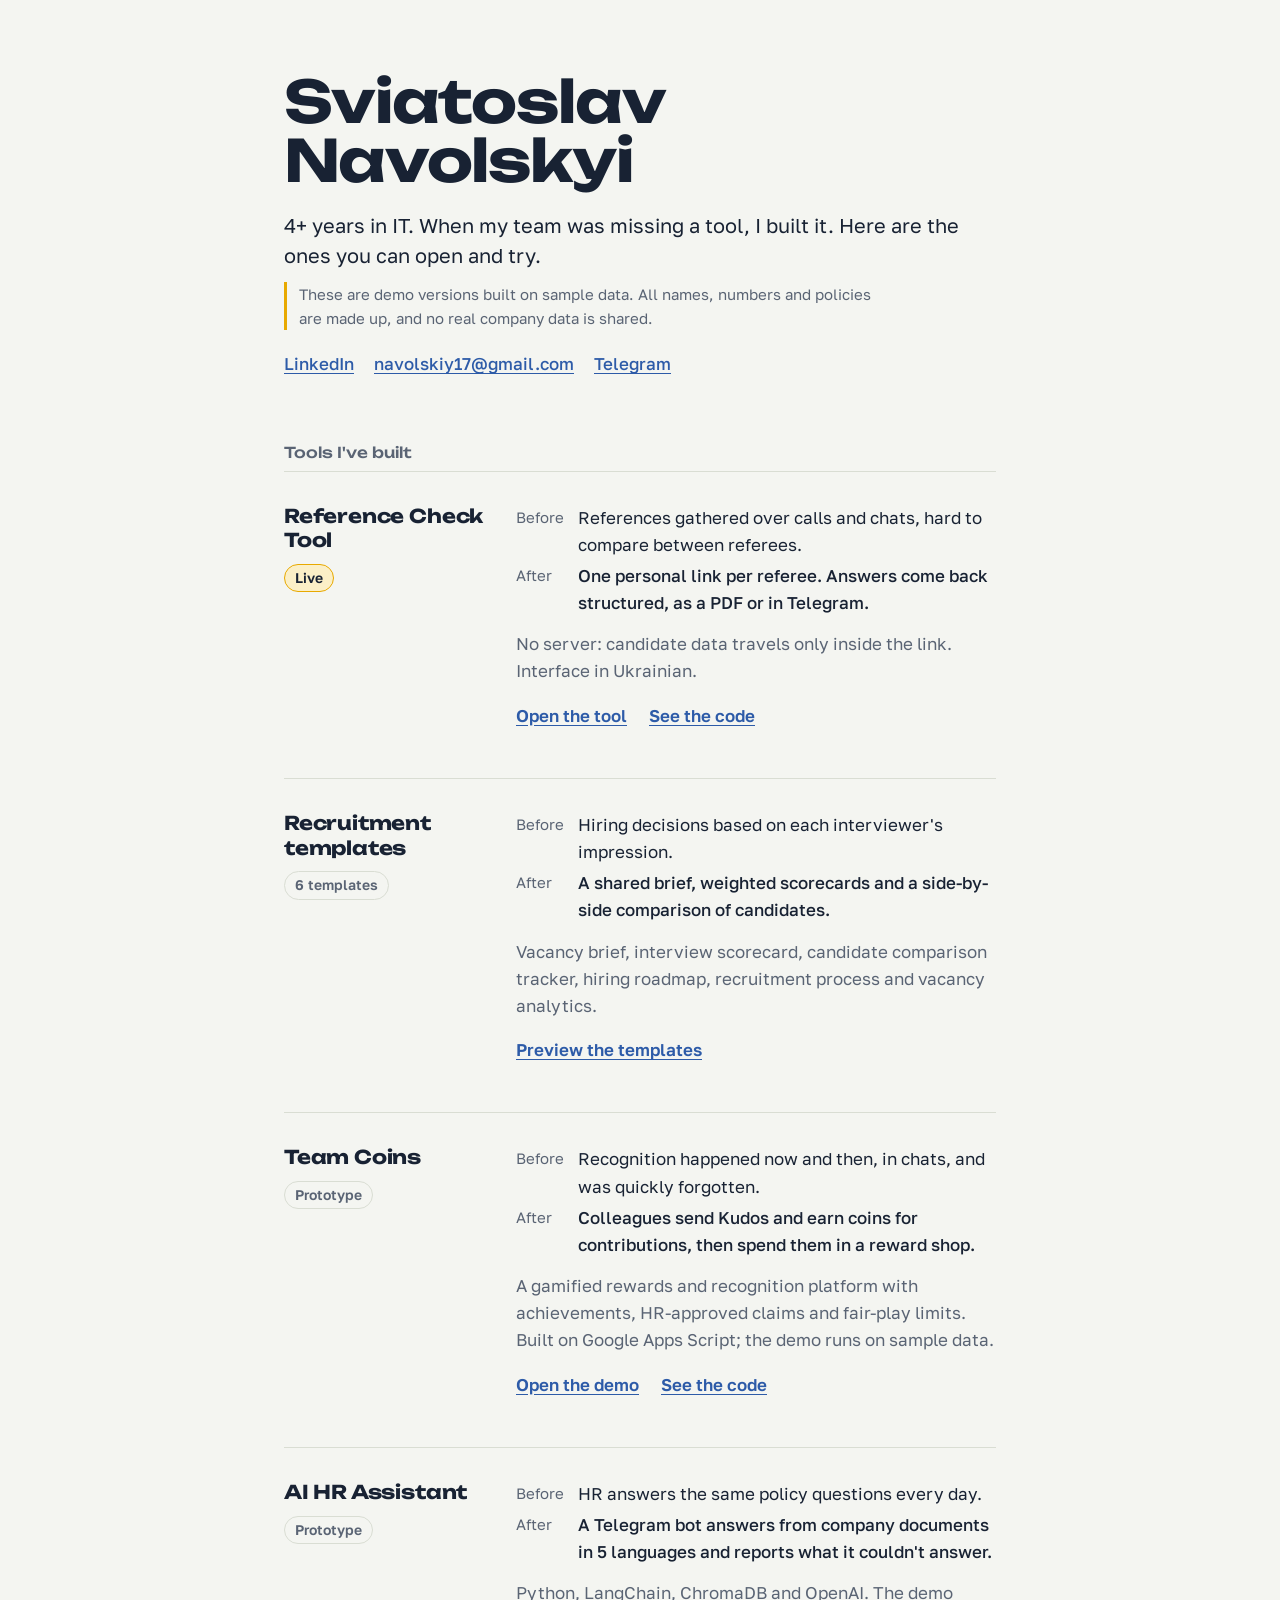
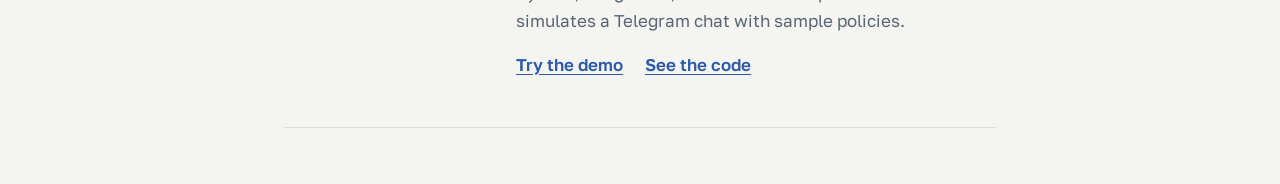
<file: index.html>
<!DOCTYPE html>
<html lang="en">
<head>
<meta charset="UTF-8">
<meta name="viewport" content="width=device-width, initial-scale=1">
<title>Sviatoslav Navolskyi · HR tools</title>
<meta name="description" content="Tools built by Sviatoslav Navolskyi: a reference check tool, recruitment templates, a rewards platform and an AI HR assistant.">
<link rel="preconnect" href="https://fonts.googleapis.com">
<link rel="preconnect" href="https://fonts.gstatic.com" crossorigin>
<link href="https://fonts.googleapis.com/css2?family=Unbounded:wght@500;700&family=Golos+Text:wght@400;500;600&display=swap" rel="stylesheet">
<style>
:root{
  --paper:#F4F5F1;
  --ink:#182233;
  --muted:#5A6474;
  --line:#D9DDD3;
  --sun:#E8A900;
  --sun-soft:#FBEFC7;
  --link:#2D5BA8;
  color-scheme: light;
}
@media (prefers-color-scheme: dark){
  :root{
    --paper:#141A24;
    --ink:#E9ECEF;
    --muted:#9AA4B2;
    --line:#2A3342;
    --sun:#F2BC1B;
    --sun-soft:#3A3115;
    --link:#8EB2F0;
    color-scheme: dark;
  }
}
*{box-sizing:border-box}
html{-webkit-text-size-adjust:100%}
body{
  margin:0;background:var(--paper);color:var(--ink);
  font:400 17px/1.6 'Golos Text', system-ui, -apple-system, 'Segoe UI', sans-serif;
}
.page{max-width:760px;margin:0 auto;padding:72px 24px 56px}
a{color:var(--link);text-underline-offset:3px}
a:focus-visible{outline:3px solid var(--sun);outline-offset:3px;border-radius:4px}

header h1{
  font:700 clamp(36px,7vw,58px)/1.02 'Unbounded', 'Golos Text', sans-serif;
  letter-spacing:-0.02em;margin:0 0 20px;
}
.lede{font-size:20px;line-height:1.5;max-width:34em;margin:0 0 20px}
.note{font-size:15px;color:var(--muted);max-width:40em;margin:-8px 0 20px;padding-left:12px;border-left:3px solid var(--sun)}
.contacts{display:flex;flex-wrap:wrap;gap:6px 20px;margin:0;padding:0;list-style:none;font-weight:500}

main{margin-top:64px}
main h2{
  font:500 15px/1.4 'Unbounded', sans-serif;color:var(--muted);
  margin:0 0 8px;
}
.project{
  display:grid;grid-template-columns:200px 1fr;gap:8px 32px;
  padding:32px 0;border-top:1px solid var(--line);
}
.project:last-child{border-bottom:1px solid var(--line)}
.project h3{font:700 19px/1.3 'Unbounded', sans-serif;margin:0 0 10px;letter-spacing:-0.01em}
.status{
  display:inline-block;font-size:14px;font-weight:600;
  padding:2px 10px;border-radius:999px;border:1px solid var(--line);color:var(--muted);
}
.status.live{background:var(--sun-soft);border-color:var(--sun);color:var(--ink)}
.shift{margin:0 0 14px;display:grid;grid-template-columns:auto 1fr;gap:4px 14px}
.shift dt{color:var(--muted);font-size:15px;padding-top:1px}
.shift dd{margin:0}
.shift dd.after{font-weight:500}
.what{margin:0 0 14px;color:var(--muted)}
.links{display:flex;flex-wrap:wrap;gap:6px 22px;font-weight:600}


@media (max-width:640px){
  .page{padding:48px 20px 40px}
  .project{grid-template-columns:1fr;gap:4px}
  .lede{font-size:18px}
}
</style>
</head>
<body>
<div class="page">
  <header>
    <h1>Sviatoslav Navolskyi</h1>
    <p class="lede">4+ years in IT. When my team was missing a tool, I built it. Here are the ones you can open and try.</p>
    <p class="note">These are demo versions built on sample data. All names, numbers and policies are made up, and no real company data is shared.</p>
    <ul class="contacts">
      <li><a href="https://www.linkedin.com/in/sviatoslav-navolskyi/">LinkedIn</a></li>
      <li><a href="mailto:navolskiy17@gmail.com">navolskiy17@gmail.com</a></li>
      <li><a href="https://t.me/sviatoslav_nv">Telegram</a></li>
    </ul>
  </header>

  <main>
    <h2>Tools I've built</h2>

    <article class="project">
      <div>
        <h3>Reference Check Tool</h3>
        <span class="status live">Live</span>
      </div>
      <div>
        <dl class="shift">
          <dt>Before</dt><dd>References gathered over calls and chats, hard to compare between referees.</dd>
          <dt>After</dt><dd class="after">One personal link per referee. Answers come back structured, as a PDF or in Telegram.</dd>
        </dl>
        <p class="what">No server: candidate data travels only inside the link. Interface in Ukrainian.</p>
        <p class="links">
          <a href="reference-check/">Open the tool</a>
          <a href="https://github.com/Sviatoslav43/Sviatoslav43.github.io/tree/main/reference-check">See the code</a>
        </p>
      </div>
    </article>

    <article class="project">
      <div>
        <h3>Recruitment templates</h3>
        <span class="status">6 templates</span>
      </div>
      <div>
        <dl class="shift">
          <dt>Before</dt><dd>Hiring decisions based on each interviewer's impression.</dd>
          <dt>After</dt><dd class="after">A shared brief, weighted scorecards and a side-by-side comparison of candidates.</dd>
        </dl>
        <p class="what">Vacancy brief, interview scorecard, candidate comparison tracker, hiring roadmap, recruitment process and vacancy analytics.</p>
        <p class="links">
          <a href="hr-templates/">Preview the templates</a>
        </p>
      </div>
    </article>

    <article class="project">
      <div>
        <h3>Team Coins</h3>
        <span class="status">Prototype</span>
      </div>
      <div>
        <dl class="shift">
          <dt>Before</dt><dd>Recognition happened now and then, in chats, and was quickly forgotten.</dd>
          <dt>After</dt><dd class="after">Colleagues send Kudos and earn coins for contributions, then spend them in a reward shop.</dd>
        </dl>
        <p class="what">A gamified rewards and recognition platform with achievements, HR-approved claims and fair-play limits. Built on Google Apps Script; the demo runs on sample data.</p>
        <p class="links">
          <a href="team-coins/demo/">Open the demo</a>
          <a href="https://github.com/Sviatoslav43/Sviatoslav43.github.io/tree/main/team-coins">See the code</a>
        </p>
      </div>
    </article>

    <article class="project">
      <div>
        <h3>AI HR Assistant</h3>
        <span class="status">Prototype</span>
      </div>
      <div>
        <dl class="shift">
          <dt>Before</dt><dd>HR answers the same policy questions every day.</dd>
          <dt>After</dt><dd class="after">A Telegram bot answers from company documents in 5 languages and reports what it couldn't answer.</dd>
        </dl>
        <p class="what">Python, LangChain, ChromaDB and OpenAI. The demo simulates a Telegram chat with sample policies.</p>
        <p class="links">
          <a href="hr-assistant-bot/demo/">Try the demo</a>
          <a href="https://github.com/Sviatoslav43/Sviatoslav43.github.io/tree/main/hr-assistant-bot">See the code</a>
        </p>
      </div>
    </article>
  </main>

</div>
</body>
</html>
</file>
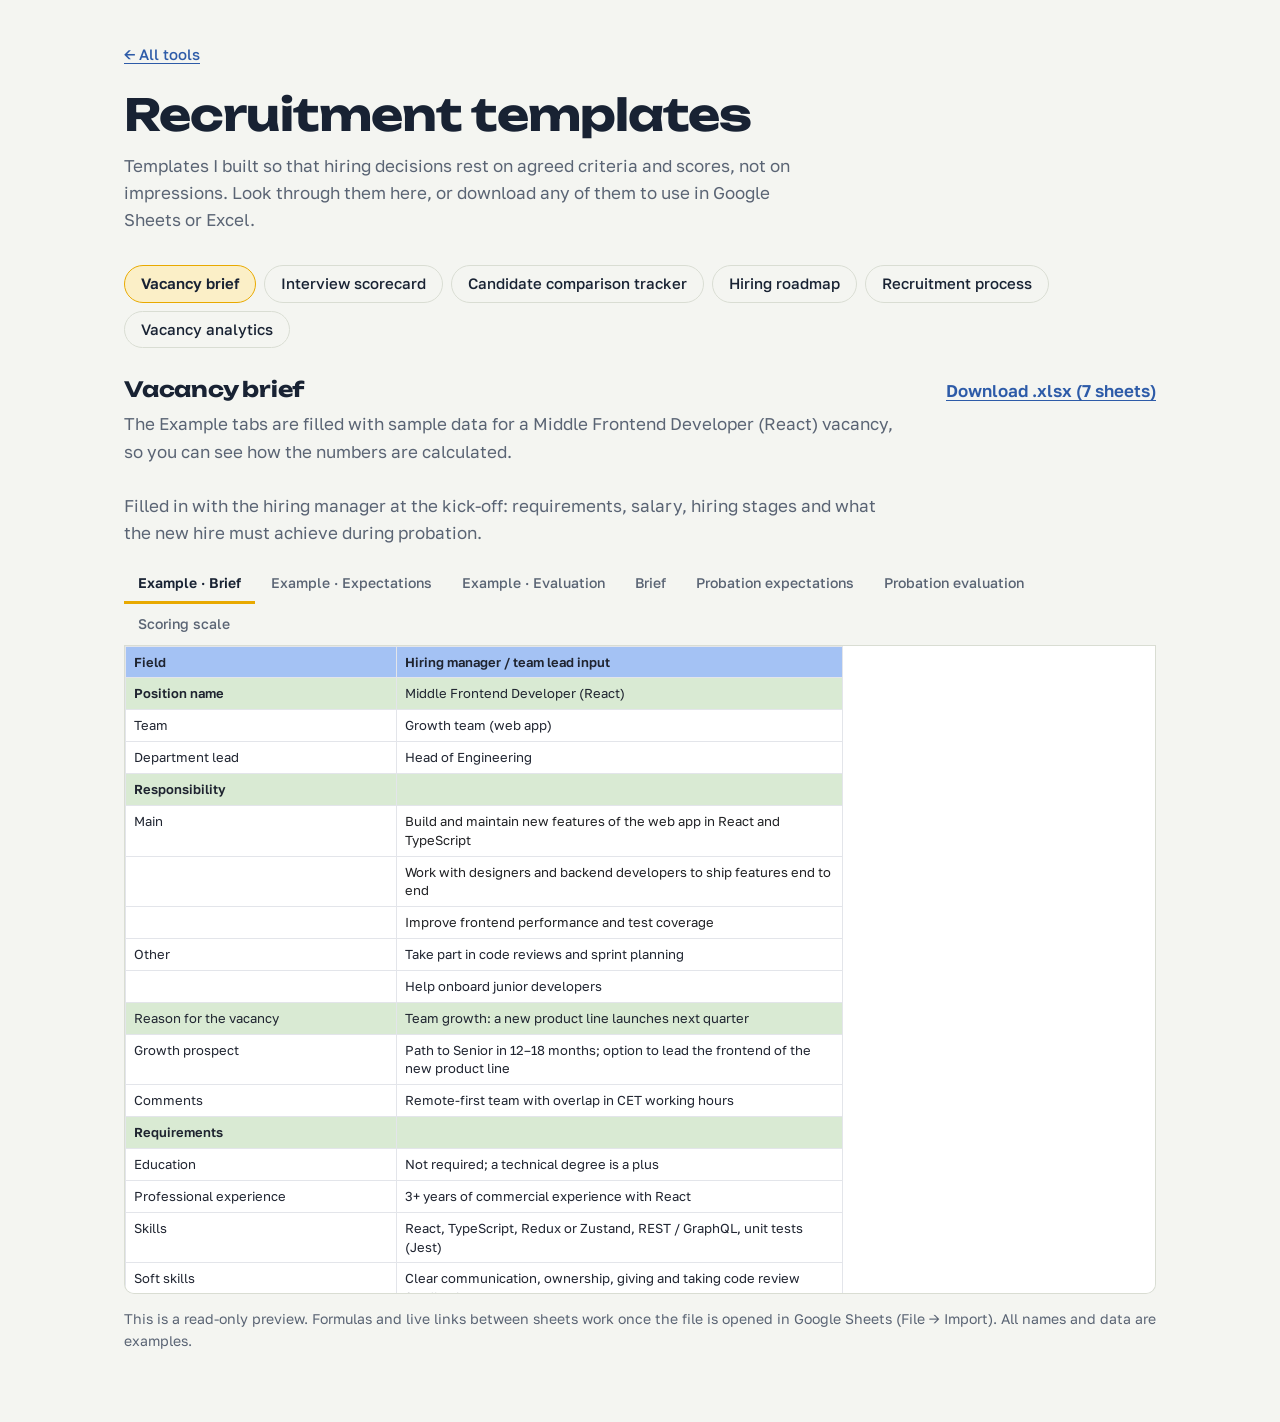
<file: hr-templates/index.html>
<!DOCTYPE html>
<html lang="en">
<head>
<meta charset="UTF-8">
<meta name="viewport" content="width=device-width, initial-scale=1">
<title>Recruitment templates · Sviatoslav Navolskyi</title>
<meta name="description" content="Preview recruitment templates in the browser: vacancy brief, interview scorecard, candidate comparison, hiring roadmap, recruitment process and vacancy analytics.">
<link rel="preconnect" href="https://fonts.googleapis.com">
<link rel="preconnect" href="https://fonts.gstatic.com" crossorigin>
<link href="https://fonts.googleapis.com/css2?family=Unbounded:wght@500;700&family=Golos+Text:wght@400;500;600&display=swap" rel="stylesheet">
<style>
:root{
  --paper:#F4F5F1; --ink:#182233; --muted:#5A6474; --line:#D9DDD3;
  --sun:#E8A900; --sun-soft:#FBEFC7; --link:#2D5BA8; --surface:#FFFFFF;
  color-scheme: light;
}
@media (prefers-color-scheme: dark){
  :root{
    --paper:#141A24; --ink:#E9ECEF; --muted:#9AA4B2; --line:#2A3342;
    --sun:#F2BC1B; --sun-soft:#3A3115; --link:#8EB2F0; --surface:#1B2330;
    color-scheme: dark;
  }
}
*{box-sizing:border-box}
body{margin:0;background:var(--paper);color:var(--ink);font:400 17px/1.6 'Golos Text',system-ui,-apple-system,'Segoe UI',sans-serif}
.page{max-width:1080px;margin:0 auto;padding:40px 24px 56px}
a{color:var(--link);text-underline-offset:3px}
a:focus-visible,button:focus-visible{outline:3px solid var(--sun);outline-offset:2px;border-radius:6px}
.back{font-weight:500;font-size:15px}
h1{font:700 clamp(30px,5vw,44px)/1.1 'Unbounded','Golos Text',sans-serif;letter-spacing:-0.02em;margin:24px 0 12px}
.lede{max-width:40em;margin:0 0 32px;color:var(--muted)}

.picker{display:flex;flex-wrap:wrap;gap:8px;margin:0 0 28px;padding:0;list-style:none}
.picker button{
  font:500 15px/1.3 'Golos Text',sans-serif;color:var(--ink);background:transparent;
  border:1px solid var(--line);border-radius:999px;padding:8px 16px;cursor:pointer;
}
.picker button:hover{border-color:var(--muted)}
.picker button[aria-pressed="true"]{background:var(--sun-soft);border-color:var(--sun);font-weight:600}

.head{display:flex;flex-wrap:wrap;justify-content:space-between;align-items:baseline;gap:8px 24px;margin-bottom:6px}
.head h2{font:700 21px/1.3 'Unbounded',sans-serif;margin:0;letter-spacing:-0.01em}
.download{font-weight:600;white-space:nowrap}
.desc{margin:0 0 18px;color:var(--muted);max-width:46em;white-space:pre-line}

.tabs[hidden]{display:none}
.tabs{display:flex;flex-wrap:wrap;gap:2px;border-bottom:1px solid var(--line)}
.tabs button{
  font:500 14px/1.3 'Golos Text',sans-serif;color:var(--muted);background:transparent;border:0;
  border-bottom:3px solid transparent;padding:10px 14px 9px;cursor:pointer;margin-bottom:-1px;
}
.tabs button[aria-selected="true"]{color:var(--ink);border-bottom-color:var(--sun);font-weight:600}

/* The sheet itself always looks like paper, so the template's own colours read correctly in dark mode too. */
.scroller{overflow:auto;max-height:72vh;background:#FFFFFF;border:1px solid var(--line);border-top:0;border-radius:0 0 10px 10px}
table.sheet{border-collapse:collapse;table-layout:fixed;font:400 13px/1.45 'Golos Text',Arial,sans-serif;color:#1F2430;background:#FFFFFF}
table.sheet td{border:1px solid #E3E5EA;padding:6px 8px;vertical-align:top;overflow-wrap:anywhere;height:30px}
.note{font-size:14px;color:var(--muted);margin-top:14px}
</style>
</head>
<body>
<div class="page">
  <a class="back" href="../">← All tools</a>
  <h1>Recruitment templates</h1>
  <p class="lede">Templates I built so that hiring decisions rest on agreed criteria and scores, not on impressions. Look through them here, or download any of them to use in Google Sheets or Excel.</p>

  <ul class="picker" id="picker" aria-label="Templates"></ul>

  <section aria-live="polite">
    <div class="head"><h2 id="t-title"></h2><a class="download" id="t-download" download>Download .xlsx</a></div>
    <p class="desc" id="t-desc"></p>
    <div class="tabs" id="tabs" role="tablist"></div>
    <div class="scroller" id="sheet" role="tabpanel"></div>
    <p class="note">This is a read-only preview. Formulas and live links between sheets work once the file is opened in Google Sheets (File → Import). All names and data are examples.</p>
  </section>
</div>

<script>
const TEMPLATES = [{"id": "brief", "title": "Vacancy brief", "file": "Vacancy_Brief_template.xlsx", "desc": "The Example tabs are filled with sample data for a Middle Frontend Developer (React) vacancy, so you can see how the numbers are calculated.\n\nFilled in with the hiring manager at the kick-off: requirements, salary, hiring stages and what the new hire must achieve during probation.", "sheets": [{"name": "Example · Brief", "html": "<table class=\"sheet\"><colgroup><col style=\"width:271px\"><col style=\"width:446px\"><\/colgroup><tr><td style=\"background:#A4C2F4;font-weight:600\">Field<\/td><td style=\"background:#A4C2F4;font-weight:600\">Hiring manager / team lead input<\/td><\/tr><tr><td style=\"background:#D9EAD3;font-weight:600\">Position name<\/td><td style=\"background:#D9EAD3\">Middle Frontend Developer (React)<\/td><\/tr><tr><td>Team<\/td><td>Growth team (web app)<\/td><\/tr><tr><td>Department lead<\/td><td>Head of Engineering<\/td><\/tr><tr><td style=\"background:#D9EAD3;font-weight:600\">Responsibility<\/td><td style=\"background:#D9EAD3;color:#202124\"><\/td><\/tr><tr><td>Main<\/td><td style=\"color:#202124\">Build and maintain new features of the web app in React and TypeScript<\/td><\/tr><tr><td><\/td><td style=\"color:#202124\">Work with designers and backend developers to ship features end to end<\/td><\/tr><tr><td><\/td><td style=\"color:#202124\">Improve frontend performance and test coverage<\/td><\/tr><tr><td>Other<\/td><td>Take part in code reviews and sprint planning<\/td><\/tr><tr><td><\/td><td>Help onboard junior developers<\/td><\/tr><tr><td style=\"background:#D9EAD3\">Reason for the vacancy<\/td><td style=\"background:#D9EAD3\">Team growth: a new product line launches next quarter<\/td><\/tr><tr><td>Growth prospect<\/td><td>Path to Senior in 12–18 months; option to lead the frontend of the new product line<\/td><\/tr><tr><td>Comments<\/td><td>Remote-first team with overlap in CET working hours<\/td><\/tr><tr><td style=\"background:#D9EAD3;font-weight:600\">Requirements<\/td><td style=\"background:#D9EAD3\"><\/td><\/tr><tr><td>Education<\/td><td>Not required; a technical degree is a plus<\/td><\/tr><tr><td>Professional experience<\/td><td>3+ years of commercial experience with React<\/td><\/tr><tr><td>Skills<\/td><td>React, TypeScript, Redux or Zustand, REST / GraphQL, unit tests (Jest)<\/td><\/tr><tr><td>Soft skills<\/td><td>Clear communication, ownership, giving and taking code review feedback<\/td><\/tr><tr><td>Knowledge of foreign languages<\/td><td>English B2 (daily stand-ups in English)<\/td><\/tr><tr><td>Location<\/td><td>Ukraine or Europe, remote<\/td><\/tr><tr><td>Knowledge of computer programs<\/td><td>Figma, Jira, GitHub<\/td><\/tr><tr><td>KPIs for the probation period<\/td><td>Ships 2 features to production on their own; closes the onboarding checklist in month 1<\/td><\/tr><tr><td>Companies where previous work experience is an advantage<\/td><td>B2B SaaS product companies<\/td><\/tr><tr><td>Comments<\/td><td>No live coding; a take-home task instead<\/td><\/tr><tr><td style=\"background:#D9EAD3;font-weight:600\">Salary<\/td><td style=\"background:#D9EAD3\"><\/td><\/tr><tr><td>Salary (basic)<\/td><td>$2,800–3,300 gross per month (sample figure)<\/td><\/tr><tr><td>Bonuses<\/td><td>Annual performance bonus of up to 10%<\/td><\/tr><tr><td style=\"background:#D9EAD3;font-weight:600\">Hiring process<\/td><td style=\"background:#D9EAD3\"><\/td><\/tr><tr><td>Interviews (number of stages)<\/td><td>3: recruiter screen, technical interview, final call with the Head of Engineering<\/td><\/tr><tr><td>Test task (Yes/No), at what stage<\/td><td>Yes, after the recruiter screen (up to 4 hours)<\/td><\/tr><tr><td>Other comments on the process<\/td><td>Feedback to every candidate within 2 working days after each stage<\/td><\/tr><tr><td>Desired start date<\/td><td>Within 1 month after the offer<\/td><\/tr><\/table>"}, {"name": "Example · Expectations", "html": "<table class=\"sheet\"><colgroup><col style=\"width:271px\"><col style=\"width:261px\"><col style=\"width:302px\"><\/colgroup><tr><td style=\"background:#A4C2F4;font-weight:600\">Category<\/td><td style=\"background:#A4C2F4;font-weight:600\">Expectation<\/td><td style=\"background:#A4C2F4;font-weight:600\">Comments / role adaptation<\/td><\/tr><tr><td style=\"background:#D9D9D9;font-weight:600\">1. Getting into the product and domain<\/td><td>Gets to know the product, business model, user roles and key processes.<\/td><td>Learns the main user flows and the frontend architecture in the first 2 weeks.<\/td><\/tr><tr><td style=\"background:#D9D9D9;font-weight:600\">2. Confident use of company tools and approaches<\/td><td>Confidently uses all the tools needed to do the job.<\/td><td>Sets up the local environment and ships a first small fix in week 1.<\/td><\/tr><tr><td style=\"background:#D9D9D9;font-weight:600\">3. Independence and initiative<\/td><td style=\"color:#202124\">Takes ownership, plans and solves tasks independently.<\/td><td>Picks up backlog tasks without daily guidance by month 2.<\/td><\/tr><tr><td style=\"background:#D9D9D9;font-weight:600\">4. Transparent and effective teamwork<\/td><td style=\"color:#202124\">Works well with the team, takes part in meetings and keeps agreements.<\/td><td>Joins stand-ups and code reviews; flags blockers early.<\/td><\/tr><tr><td style=\"background:#D9D9D9;font-weight:600\">5. Quality and on-time delivery<\/td><td style=\"color:#202124\">Meets deadlines, reports on tasks and updates statuses regularly.<\/td><td>Tasks reach review on the agreed sprint dates.<\/td><\/tr><tr><td style=\"background:#D9D9D9;font-weight:600\">6. Openness to feedback<\/td><td style=\"color:#202124\">Receives, accepts and acts on constructive feedback.<\/td><td>Applies code review comments without repeated reminders.<\/td><\/tr><tr><td style=\"background:#D9D9D9;font-weight:600\">7. Expected results in months 1–2<\/td><td>Completes 2–3 key tasks or initiatives that matter to the team or product.<\/td><td>Ships the new onboarding flow and the dashboard filters.<\/td><\/tr><tr><td style=\"background:#D9D9D9;font-weight:600\">8. What could cause probation to fail<\/td><td>Passivity, low quality of work, or breaking communication or team processes.<\/td><td>Missing sprint commitments without warning; ignoring code review comments.<\/td><\/tr><\/table>"}, {"name": "Example · Evaluation", "html": "<table class=\"sheet\"><colgroup><col style=\"width:157px\"><col style=\"width:254px\"><col style=\"width:226px\"><col style=\"width:171px\"><col style=\"width:99px\"><col style=\"width:192px\"><\/colgroup><tr><td style=\"background:#D9EAD3;font-weight:600\">Category<\/td><td style=\"background:#D9EAD3;font-weight:600\">Expected Outcome<\/td><td style=\"background:#D9EAD3;font-weight:600\">Role Adaptation Notes<\/td><td style=\"background:#D9EAD3;font-weight:600\">Evaluation Owner<\/td><td style=\"background:#D9EAD3;font-weight:600\">Score<\/td><td style=\"background:#D9EAD3;font-weight:600\">Comment <\/td><\/tr><tr><td>Product &amp; Business Understanding<\/td><td>Understands the product, customers, business model, internal processes, and role expectations.<\/td><td>Frontend architecture and main user flows<\/td><td>Team lead<\/td><td>3<\/td><td>Knows the main flows; still learning the billing logic.<\/td><\/tr><tr><td>Tools &amp; Workflow Mastery<\/td><td>Confidently uses required tools, systems, and internal workflows.<\/td><td>React, TypeScript, CI pipeline<\/td><td>Team lead<\/td><td>4<\/td><td>Set up quickly and already improved our build script.<\/td><\/tr><tr><td>Ownership &amp; Independence<\/td><td>Takes responsibility, plans work proactively, solves problems with decreasing supervision.<\/td><td>Backlog tasks without daily guidance<\/td><td>Team lead<\/td><td>3<\/td><td>Works independently on mid-size tasks.<\/td><\/tr><tr><td>Communication &amp; Team Collaboration<\/td><td>Communicates clearly, responds on time, collaborates effectively, participates in meetings.<\/td><td>Stand-ups and code reviews<\/td><td>Team lead<\/td><td>4<\/td><td>Clear updates, flags blockers early.<\/td><\/tr><tr><td>Quality &amp; Delivery Discipline<\/td><td>Delivers tasks on time with expected quality standards and regular status updates.<\/td><td>Sprint commitments<\/td><td>Team lead<\/td><td>3<\/td><td>Two tasks slipped by a day, otherwise on time.<\/td><\/tr><tr><td>Feedback &amp; Growth Mindset<\/td><td>Accepts feedback constructively and demonstrates visible improvement.<\/td><td>Code review comments<\/td><td>Team lead<\/td><td>4<\/td><td>Applies feedback quickly.<\/td><\/tr><tr><td>Results by Month 1–2<\/td><td>Completes 2–3 meaningful priorities or initiatives with business/team value.<\/td><td>Onboarding flow, dashboard filters<\/td><td>Team lead<\/td><td>3<\/td><td>Onboarding flow shipped; filters are in review.<\/td><\/tr><tr><td>Failure Risk Indicators<\/td><td>Passive behavior, repeated quality issues, poor communication, low learning speed, missed deadlines.<\/td><td>Missed commitments, ignored reviews<\/td><td>Team lead<\/td><td>3<\/td><td>No risk signals so far.<\/td><\/tr><tr><td><\/td><td><\/td><td><\/td><td><\/td><td><\/td><td><\/td><\/tr><tr><td>Probation recommendation<\/td><td><\/td><td><\/td><td><\/td><td>3.38<\/td><td>Pass<\/td><\/tr><\/table>"}, {"name": "Brief", "html": "<table class=\"sheet\"><colgroup><col style=\"width:271px\"><col style=\"width:446px\"><\/colgroup><tr><td style=\"background:#A4C2F4;font-weight:600\">Field<\/td><td style=\"background:#A4C2F4;font-weight:600\">Hiring manager / team lead input<\/td><\/tr><tr><td style=\"background:#D9EAD3;font-weight:600\">Position name<\/td><td style=\"background:#D9EAD3\"><\/td><\/tr><tr><td>Team<\/td><td><\/td><\/tr><tr><td>Department lead<\/td><td><\/td><\/tr><tr><td style=\"background:#D9EAD3;font-weight:600\">Responsibility<\/td><td style=\"background:#D9EAD3;color:#202124\"><\/td><\/tr><tr><td>Main<\/td><td style=\"color:#202124\"><\/td><\/tr><tr><td><\/td><td style=\"color:#202124\"><\/td><\/tr><tr><td><\/td><td style=\"color:#202124\"><\/td><\/tr><tr><td>Other<\/td><td><\/td><\/tr><tr><td><\/td><td><\/td><\/tr><tr><td style=\"background:#D9EAD3\">Reason for the vacancy<\/td><td style=\"background:#D9EAD3\"><\/td><\/tr><tr><td>Growth prospect<\/td><td><\/td><\/tr><tr><td>Comments<\/td><td><\/td><\/tr><tr><td style=\"background:#D9EAD3;font-weight:600\">Requirements<\/td><td style=\"background:#D9EAD3\"><\/td><\/tr><tr><td>Education<\/td><td><\/td><\/tr><tr><td>Professional experience<\/td><td><\/td><\/tr><tr><td>Skills<\/td><td><\/td><\/tr><tr><td>Soft skills<\/td><td><\/td><\/tr><tr><td>Knowledge of foreign languages<\/td><td><\/td><\/tr><tr><td>Location<\/td><td><\/td><\/tr><tr><td>Knowledge of computer programs<\/td><td><\/td><\/tr><tr><td>KPIs for the probation period<\/td><td><\/td><\/tr><tr><td>Companies where previous work experience is an advantage<\/td><td><\/td><\/tr><tr><td>Comments<\/td><td><\/td><\/tr><tr><td style=\"background:#D9EAD3;font-weight:600\">Salary<\/td><td style=\"background:#D9EAD3\"><\/td><\/tr><tr><td>Salary (basic)<\/td><td><\/td><\/tr><tr><td>Bonuses<\/td><td><\/td><\/tr><tr><td style=\"background:#D9EAD3;font-weight:600\">Hiring process<\/td><td style=\"background:#D9EAD3\"><\/td><\/tr><tr><td>Interviews (number of stages)<\/td><td><\/td><\/tr><tr><td>Test task (Yes/No), at what stage<\/td><td><\/td><\/tr><tr><td>Other comments on the process<\/td><td><\/td><\/tr><tr><td>Desired start date<\/td><td><\/td><\/tr><\/table>"}, {"name": "Probation expectations", "html": "<table class=\"sheet\"><colgroup><col style=\"width:271px\"><col style=\"width:261px\"><col style=\"width:302px\"><\/colgroup><tr><td style=\"background:#A4C2F4;font-weight:600\">Category<\/td><td style=\"background:#A4C2F4;font-weight:600\">Expectation<\/td><td style=\"background:#A4C2F4;font-weight:600\">Comments / role adaptation<\/td><\/tr><tr><td style=\"background:#D9D9D9;font-weight:600\">1. Getting into the product and domain<\/td><td>Gets to know the product, business model, user roles and key processes.<\/td><td><\/td><\/tr><tr><td style=\"background:#D9D9D9;font-weight:600\">2. Confident use of company tools and approaches<\/td><td>Confidently uses all the tools needed to do the job.<\/td><td><\/td><\/tr><tr><td style=\"background:#D9D9D9;font-weight:600\">3. Independence and initiative<\/td><td style=\"color:#202124\">Takes ownership, plans and solves tasks independently.<\/td><td><\/td><\/tr><tr><td style=\"background:#D9D9D9;font-weight:600\">4. Transparent and effective teamwork<\/td><td style=\"color:#202124\">Works well with the team, takes part in meetings and keeps agreements.<\/td><td><\/td><\/tr><tr><td style=\"background:#D9D9D9;font-weight:600\">5. Quality and on-time delivery<\/td><td style=\"color:#202124\">Meets deadlines, reports on tasks and updates statuses regularly.<\/td><td><\/td><\/tr><tr><td style=\"background:#D9D9D9;font-weight:600\">6. Openness to feedback<\/td><td style=\"color:#202124\">Receives, accepts and acts on constructive feedback.<\/td><td><\/td><\/tr><tr><td style=\"background:#D9D9D9;font-weight:600\">7. Expected results in months 1–2<\/td><td>Completes 2–3 key tasks or initiatives that matter to the team or product.<\/td><td><\/td><\/tr><tr><td style=\"background:#D9D9D9;font-weight:600\">8. What could cause probation to fail<\/td><td>Passivity, low quality of work, or breaking communication or team processes.<\/td><td><\/td><\/tr><\/table>"}, {"name": "Probation evaluation", "html": "<table class=\"sheet\"><colgroup><col style=\"width:157px\"><col style=\"width:254px\"><col style=\"width:226px\"><col style=\"width:171px\"><col style=\"width:99px\"><col style=\"width:192px\"><\/colgroup><tr><td style=\"background:#D9EAD3;font-weight:600\">Category<\/td><td style=\"background:#D9EAD3;font-weight:600\">Expected Outcome<\/td><td style=\"background:#D9EAD3;font-weight:600\">Role Adaptation Notes<\/td><td style=\"background:#D9EAD3;font-weight:600\">Evaluation Owner<\/td><td style=\"background:#D9EAD3;font-weight:600\">Score<\/td><td style=\"background:#D9EAD3;font-weight:600\">Comment <\/td><\/tr><tr><td>Product &amp; Business Understanding<\/td><td>Understands the product, customers, business model, internal processes, and role expectations.<\/td><td><\/td><td>Team lead<\/td><td><\/td><td><\/td><\/tr><tr><td>Tools &amp; Workflow Mastery<\/td><td>Confidently uses required tools, systems, and internal workflows.<\/td><td><\/td><td>Team lead<\/td><td><\/td><td><\/td><\/tr><tr><td>Ownership &amp; Independence<\/td><td>Takes responsibility, plans work proactively, solves problems with decreasing supervision.<\/td><td><\/td><td>Team lead<\/td><td><\/td><td><\/td><\/tr><tr><td>Communication &amp; Team Collaboration<\/td><td>Communicates clearly, responds on time, collaborates effectively, participates in meetings.<\/td><td><\/td><td>Team lead<\/td><td><\/td><td><\/td><\/tr><tr><td>Quality &amp; Delivery Discipline<\/td><td>Delivers tasks on time with expected quality standards and regular status updates.<\/td><td><\/td><td>Team lead<\/td><td><\/td><td><\/td><\/tr><tr><td>Feedback &amp; Growth Mindset<\/td><td>Accepts feedback constructively and demonstrates visible improvement.<\/td><td><\/td><td>Team lead<\/td><td><\/td><td><\/td><\/tr><tr><td>Results by Month 1–2<\/td><td>Completes 2–3 meaningful priorities or initiatives with business/team value.<\/td><td><\/td><td>Team lead<\/td><td><\/td><td><\/td><\/tr><tr><td>Failure Risk Indicators<\/td><td>Passive behavior, repeated quality issues, poor communication, low learning speed, missed deadlines.<\/td><td><\/td><td>Team lead<\/td><td><\/td><td><\/td><\/tr><tr><td><\/td><td><\/td><td><\/td><td><\/td><td><\/td><td><\/td><\/tr><tr><td>Probation recommendation<\/td><td><\/td><td><\/td><td><\/td><td><\/td><td>Strong pass<\/td><\/tr><\/table>"}, {"name": "Scoring scale", "html": "<table class=\"sheet\"><colgroup><col style=\"width:261px\"><col style=\"width:242px\"><\/colgroup><tr><td>Recommended Measurement System<\/td><td><\/td><\/tr><tr><td><\/td><td><\/td><\/tr><tr><td>Use a 1–4 scale:<\/td><td><\/td><\/tr><tr><td><\/td><td><\/td><\/tr><tr><td style=\"background:#D9EAD3\">Score<\/td><td style=\"background:#D9EAD3\">Meaning<\/td><\/tr><tr><td>1<\/td><td>Below expectations<\/td><\/tr><tr><td>2<\/td><td>Partially meets expectations<\/td><\/tr><tr><td>3<\/td><td>Meets expectations<\/td><\/tr><tr><td>4<\/td><td>Exceeds expectations<\/td><\/tr><tr><td><\/td><td><\/td><\/tr><tr><td><\/td><td><\/td><\/tr><tr><td style=\"background:#D9EAD3\">Decision:<\/td><td style=\"background:#D9EAD3\"><\/td><\/tr><tr><td><\/td><td><\/td><\/tr><tr><td>3.5+ Strong pass<\/td><td><\/td><\/tr><tr><td>3.0+ Pass<\/td><td><\/td><\/tr><tr><td>2.5–2.9 Risk / Extend support plan<\/td><td><\/td><\/tr><tr><td>Below 2.5 Fail probation<\/td><td><\/td><\/tr><\/table>"}]}, {"id": "scorecard", "title": "Interview scorecard", "file": "Interview_Scorecard_Sales_template.xlsx", "desc": "The Example tabs are filled with sample data for an Account Executive (B2B SaaS) candidate, so you can see how the weighted score, red flags and recommendation are calculated.\n\nA scorecard for a sales role: weighted criteria scored 1–4, red flags, a guide for interviewers and a final recommendation. Each candidate gets their own copy, and the comparison tracker pulls the scores from it automatically.", "sheets": [{"name": "Example · Info", "html": "<table class=\"sheet\"><colgroup><col style=\"width:50px\"><col style=\"width:232px\"><col style=\"width:302px\"><\/colgroup><tr><td colspan=\"3\" style=\"background:#1B2A4A;font-weight:600;color:#FFFFFF;text-align:center\">SALES CANDIDATE SCORECARD<\/td><\/tr><tr><td colspan=\"3\" style=\"background:#FFF2CC;font-style:italic;color:#1B2A4A\">⚡  Fill this file for ONE candidate — share the Google Sheets URL with the Master Tracker<\/td><\/tr><tr><td style=\"background:#1F7A8C;font-weight:600;color:#FFFFFF;text-align:center\">#<\/td><td style=\"background:#1F7A8C;font-weight:600;color:#FFFFFF;text-align:center\">Field<\/td><td style=\"background:#1F7A8C;font-weight:600;color:#FFFFFF;text-align:center\">Value<\/td><\/tr><tr><td style=\"background:#F5F6FA;color:#4A4F5C;text-align:center\">1<\/td><td style=\"background:#F5F6FA;font-weight:600;color:#1B2A4A\">Job Title / Vacancy Name<\/td><td style=\"color:#4A4F5C\">Account Executive (B2B SaaS)<\/td><\/tr><tr><td style=\"background:#D6E4F7;color:#4A4F5C;text-align:center\">2<\/td><td style=\"background:#D6E4F7;font-weight:600;color:#1B2A4A\">Role Level<\/td><td style=\"color:#4A4F5C\">Middle<\/td><\/tr><tr><td style=\"background:#F5F6FA;color:#4A4F5C;text-align:center\">3<\/td><td style=\"background:#F5F6FA;font-weight:600;color:#1B2A4A\">Candidate Full Name<\/td><td style=\"color:#4A4F5C\">Olena Koval<\/td><\/tr><tr><td style=\"background:#D6E4F7;color:#4A4F5C;text-align:center\">4<\/td><td style=\"background:#D6E4F7;font-weight:600;color:#1B2A4A\">Interview Date<\/td><td style=\"color:#4A4F5C\">14.10.2026<\/td><\/tr><tr><td style=\"background:#F5F6FA;color:#4A4F5C;text-align:center\">5<\/td><td style=\"background:#F5F6FA;font-weight:600;color:#1B2A4A\">Interview Stage<\/td><td style=\"color:#4A4F5C\">Final Interview<\/td><\/tr><tr><td style=\"background:#D6E4F7;color:#4A4F5C;text-align:center\">6<\/td><td style=\"background:#D6E4F7;font-weight:600;color:#1B2A4A\">Interviewer(s)<\/td><td style=\"color:#4A4F5C\">Head of Sales, Recruiter<\/td><\/tr><tr><td style=\"background:#F5F6FA;color:#4A4F5C;text-align:center\">7<\/td><td style=\"background:#F5F6FA;font-weight:600;color:#1B2A4A\">Department / Team<\/td><td style=\"color:#4A4F5C\">Sales<\/td><\/tr><tr><td style=\"background:#D6E4F7;color:#4A4F5C;text-align:center\">8<\/td><td style=\"background:#D6E4F7;font-weight:600;color:#1B2A4A\">Sales Format<\/td><td style=\"color:#4A4F5C\">B2B Inside Sales<\/td><\/tr><tr><td style=\"background:#F5F6FA;color:#4A4F5C;text-align:center\">9<\/td><td style=\"background:#F5F6FA;font-weight:600;color:#1B2A4A\">Final Recommendation<\/td><td style=\"background:#E2EFDA;font-weight:600;color:#217346\">✅ RECOMMEND<\/td><\/tr><tr><td style=\"background:#D6E4F7;color:#4A4F5C;text-align:center\">10<\/td><td style=\"background:#D6E4F7;font-weight:600;color:#1B2A4A\">Total Weighted Score<\/td><td style=\"background:#E2EFDA;font-weight:600;color:#217346\">3.45<\/td><\/tr><tr><td style=\"background:#F5F6FA;color:#4A4F5C;text-align:center\">11<\/td><td style=\"background:#F5F6FA;font-weight:600;color:#1B2A4A\">Red Flags Count<\/td><td style=\"background:#E2EFDA;font-weight:600;color:#217346\">1<\/td><\/tr><tr><td><\/td><td><\/td><td><\/td><\/tr><tr><td colspan=\"3\" style=\"background:#FFF2CC;font-weight:600;color:#1B2A4A\">📋  MASTER TRACKER pulls these cells via IMPORTRANGE:<\/td><\/tr><tr><td style=\"background:#F5F6FA;font-weight:600;color:#4A4F5C\">Candidate Name<\/td><td colspan=\"2\" style=\"background:#F5F6FA;font-style:italic;color:#1F7A8C\">INFO!C6<\/td><\/tr><tr><td style=\"font-weight:600;color:#4A4F5C\">Interview Stage<\/td><td colspan=\"2\" style=\"font-style:italic;color:#1F7A8C\">INFO!C8<\/td><\/tr><tr><td style=\"background:#F5F6FA;font-weight:600;color:#4A4F5C\">Total Score<\/td><td colspan=\"2\" style=\"background:#F5F6FA;font-style:italic;color:#1F7A8C\">INFO!C13<\/td><\/tr><tr><td style=\"font-weight:600;color:#4A4F5C\">Recommendation<\/td><td colspan=\"2\" style=\"font-style:italic;color:#1F7A8C\">INFO!C12<\/td><\/tr><tr><td style=\"background:#F5F6FA;font-weight:600;color:#4A4F5C\">Red Flags<\/td><td colspan=\"2\" style=\"background:#F5F6FA;font-style:italic;color:#1F7A8C\">INFO!C14<\/td><\/tr><\/table>"}, {"name": "Example · Scorecard", "html": "<table class=\"sheet\"><colgroup><col style=\"width:50px\"><col style=\"width:204px\"><col style=\"width:64px\"><col style=\"width:92px\"><col style=\"width:106px\"><col style=\"width:260px\"><col style=\"width:68px\"><col style=\"width:99px\"><\/colgroup><tr><td colspan=\"5\" style=\"background:#1B2A4A;font-weight:600;color:#FFFFFF;text-align:center\">SALES EVALUATION SCORECARD<\/td><td><\/td><td><\/td><td><\/td><\/tr><tr><td style=\"background:#D6E4F7;font-weight:600;color:#1B2A4A;text-align:right\">Candidate:<\/td><td style=\"background:#D6E4F7;font-weight:600;color:#2E5DA6\">Olena Koval<\/td><td style=\"background:#D6E4F7;font-weight:600;color:#1B2A4A;text-align:right\">Stage:<\/td><td style=\"background:#D6E4F7;font-weight:600;color:#2E5DA6\">Final Interview<\/td><td style=\"background:#D6E4F7;font-weight:600;color:#1B2A4A;text-align:right\">Interviewer:<\/td><td style=\"background:#D6E4F7;font-weight:600;color:#2E5DA6\">Head of Sales, Recruiter<\/td><td style=\"background:#D6E4F7;font-weight:600;color:#1B2A4A;text-align:right\">Date:<\/td><td style=\"background:#D6E4F7;font-weight:600;color:#2E5DA6\">14.10.2026<\/td><\/tr><tr><td style=\"background:#2E5DA6;font-weight:600;color:#FFFFFF;text-align:center\">#<\/td><td style=\"background:#2E5DA6;font-weight:600;color:#FFFFFF;text-align:center\">Criterion<\/td><td style=\"background:#2E5DA6;font-weight:600;color:#FFFFFF;text-align:center\">Weight<\/td><td style=\"background:#2E5DA6;font-weight:600;color:#FFFFFF;text-align:center\">Score<br>(1–4)<\/td><td style=\"background:#2E5DA6;font-weight:600;color:#FFFFFF;text-align:center\">Weighted<br>Score<\/td><td style=\"background:#2E5DA6;font-weight:600;color:#FFFFFF;text-align:center\">Comments<\/td><td><\/td><td><\/td><\/tr><tr><td style=\"background:#F5F6FA;color:#4A4F5C;text-align:center\">1<\/td><td style=\"background:#F5F6FA;font-weight:600;color:#1B2A4A\">Relevant Sales Experience<\/td><td style=\"background:#F5F6FA;font-weight:600;color:#4A4F5C;text-align:center\">15%<\/td><td style=\"background:#FFF2CC;font-weight:600;color:#1B2A4A;text-align:center\">4<\/td><td style=\"background:#E2EFDA;font-weight:600;color:#217346;text-align:center\">0.6<\/td><td style=\"color:#4A4F5C\">Closed $180k ARR last year at 112% of quota.<\/td><td><\/td><td><\/td><\/tr><tr><td style=\"background:#D6E4F7;color:#4A4F5C;text-align:center\">2<\/td><td style=\"background:#D6E4F7;font-weight:600;color:#1B2A4A\">Understanding Sales Stages<\/td><td style=\"background:#D6E4F7;font-weight:600;color:#4A4F5C;text-align:center\">10%<\/td><td style=\"background:#FFF2CC;font-weight:600;color:#1B2A4A;text-align:center\">3<\/td><td style=\"background:#E2EFDA;font-weight:600;color:#217346;text-align:center\">0.3<\/td><td style=\"color:#4A4F5C\">Clear funnel, weaker on qualification criteria.<\/td><td><\/td><td><\/td><\/tr><tr><td style=\"background:#F5F6FA;color:#4A4F5C;text-align:center\">3<\/td><td style=\"background:#F5F6FA;font-weight:600;color:#1B2A4A\">Communication &amp; Persuasion<\/td><td style=\"background:#F5F6FA;font-weight:600;color:#4A4F5C;text-align:center\">15%<\/td><td style=\"background:#FFF2CC;font-weight:600;color:#1B2A4A;text-align:center\">4<\/td><td style=\"background:#E2EFDA;font-weight:600;color:#217346;text-align:center\">0.6<\/td><td style=\"color:#4A4F5C\">Confident, asks good follow-up questions.<\/td><td><\/td><td><\/td><\/tr><tr><td style=\"background:#D6E4F7;color:#4A4F5C;text-align:center\">4<\/td><td style=\"background:#D6E4F7;font-weight:600;color:#1B2A4A\">Needs Discovery<\/td><td style=\"background:#D6E4F7;font-weight:600;color:#4A4F5C;text-align:center\">10%<\/td><td style=\"background:#FFF2CC;font-weight:600;color:#1B2A4A;text-align:center\">3<\/td><td style=\"background:#E2EFDA;font-weight:600;color:#217346;text-align:center\">0.3<\/td><td style=\"color:#4A4F5C\">Found the real pain in the role-play after 2 questions.<\/td><td><\/td><td><\/td><\/tr><tr><td style=\"background:#F5F6FA;color:#4A4F5C;text-align:center\">5<\/td><td style=\"background:#F5F6FA;font-weight:600;color:#1B2A4A\">Objection Handling<\/td><td style=\"background:#F5F6FA;font-weight:600;color:#4A4F5C;text-align:center\">15%<\/td><td style=\"background:#FFF2CC;font-weight:600;color:#1B2A4A;text-align:center\">3<\/td><td style=\"background:#E2EFDA;font-weight:600;color:#217346;text-align:center\">0.45<\/td><td style=\"color:#4A4F5C\">Handled the price objection, needed a hint on the second one.<\/td><td><\/td><td><\/td><\/tr><tr><td style=\"background:#D6E4F7;color:#4A4F5C;text-align:center\">6<\/td><td style=\"background:#D6E4F7;font-weight:600;color:#1B2A4A\">Results Orientation<\/td><td style=\"background:#D6E4F7;font-weight:600;color:#4A4F5C;text-align:center\">10%<\/td><td style=\"background:#FFF2CC;font-weight:600;color:#1B2A4A;text-align:center\">4<\/td><td style=\"background:#E2EFDA;font-weight:600;color:#217346;text-align:center\">0.4<\/td><td style=\"color:#4A4F5C\">Tracks weekly metrics and conversion by stage.<\/td><td><\/td><td><\/td><\/tr><tr><td style=\"background:#F5F6FA;color:#4A4F5C;text-align:center\">7<\/td><td style=\"background:#F5F6FA;font-weight:600;color:#1B2A4A\">Negotiation Skills<\/td><td style=\"background:#F5F6FA;font-weight:600;color:#4A4F5C;text-align:center\">10%<\/td><td style=\"background:#FFF2CC;font-weight:600;color:#1B2A4A;text-align:center\">3<\/td><td style=\"background:#E2EFDA;font-weight:600;color:#217346;text-align:center\">0.3<\/td><td style=\"color:#4A4F5C\">Held her position on discount in the role-play.<\/td><td><\/td><td><\/td><\/tr><tr><td style=\"background:#D6E4F7;color:#4A4F5C;text-align:center\">8<\/td><td style=\"background:#D6E4F7;font-weight:600;color:#1B2A4A\">Initiative &amp; Drive<\/td><td style=\"background:#D6E4F7;font-weight:600;color:#4A4F5C;text-align:center\">5%<\/td><td style=\"background:#FFF2CC;font-weight:600;color:#1B2A4A;text-align:center\">3<\/td><td style=\"background:#E2EFDA;font-weight:600;color:#217346;text-align:center\">0.15<\/td><td style=\"color:#4A4F5C\">Proactive, but needs structure from the lead.<\/td><td><\/td><td><\/td><\/tr><tr><td style=\"background:#F5F6FA;color:#4A4F5C;text-align:center\">9<\/td><td style=\"background:#F5F6FA;font-weight:600;color:#1B2A4A\">Motivation for Role<\/td><td style=\"background:#F5F6FA;font-weight:600;color:#4A4F5C;text-align:center\">5%<\/td><td style=\"background:#FFF2CC;font-weight:600;color:#1B2A4A;text-align:center\">4<\/td><td style=\"background:#E2EFDA;font-weight:600;color:#217346;text-align:center\">0.2<\/td><td style=\"color:#4A4F5C\">Wants to grow into a Team Lead role.<\/td><td><\/td><td><\/td><\/tr><tr><td style=\"background:#D6E4F7;color:#4A4F5C;text-align:center\">10<\/td><td style=\"background:#D6E4F7;font-weight:600;color:#1B2A4A\">Product &amp; Format Fit<\/td><td style=\"background:#D6E4F7;font-weight:600;color:#4A4F5C;text-align:center\">5%<\/td><td style=\"background:#FFF2CC;font-weight:600;color:#1B2A4A;text-align:center\">3<\/td><td style=\"background:#E2EFDA;font-weight:600;color:#217346;text-align:center\">0.15<\/td><td style=\"color:#4A4F5C\">Has sold similar B2B tools before.<\/td><td><\/td><td><\/td><\/tr><tr><td colspan=\"3\" style=\"background:#1B2A4A;font-weight:600;color:#FFFFFF;text-align:center\">TOTAL WEIGHTED SCORE<\/td><td style=\"background:#1B2A4A\"><\/td><td style=\"background:#1B2A4A;font-weight:600;color:#FFFFFF;text-align:center\">3.45<\/td><td style=\"background:#1B2A4A\"><\/td><td><\/td><td><\/td><\/tr><tr><td colspan=\"6\" style=\"background:#F5F6FA;font-style:italic;color:#4A4F5C\">Benchmarks: ≥3.2 Recommend  |  2.5–3.19 Recommend with Risks  |  1.8–2.49 Additional Interview  |  &lt;1.8 Do Not Recommend<\/td><td><\/td><td><\/td><\/tr><tr><td colspan=\"6\" style=\"background:#2E5DA6;font-weight:600;color:#FFFFFF;text-align:center\">✅ RECOMMEND<\/td><td><\/td><td><\/td><\/tr><\/table>"}, {"name": "Example · Red Flags", "html": "<table class=\"sheet\"><colgroup><col style=\"width:50px\"><col style=\"width:372px\"><col style=\"width:134px\"><col style=\"width:260px\"><\/colgroup><tr><td colspan=\"4\" style=\"background:#1B2A4A;font-weight:600;color:#FFFFFF;text-align:center\">RED FLAGS &amp; ABSOLUTE DISQUALIFIERS<\/td><\/tr><tr><td colspan=\"4\" style=\"background:#FCE4D6;font-weight:600;color:#9C0006\">⚠️  RED FLAG SIGNALS<\/td><\/tr><tr><td style=\"background:#2E5DA6;font-weight:600;color:#FFFFFF;text-align:center\">#<\/td><td style=\"background:#2E5DA6;font-weight:600;color:#FFFFFF;text-align:center\">Signal<\/td><td style=\"background:#2E5DA6;font-weight:600;color:#FFFFFF;text-align:center\">Observed?<\/td><td style=\"background:#2E5DA6;font-weight:600;color:#FFFFFF;text-align:center\">Note<\/td><\/tr><tr><td style=\"background:#FCE4D6;color:#4A4F5C;text-align:center\">1<\/td><td style=\"background:#FCE4D6;font-weight:600;color:#4A4F5C\">Talks well but cites no real revenue results<\/td><td style=\"color:#4A4F5C;text-align:center\">No<\/td><td style=\"color:#4A4F5C\"><\/td><\/tr><tr><td style=\"background:#FFF2CC;color:#4A4F5C;text-align:center\">2<\/td><td style=\"background:#FFF2CC;font-weight:600;color:#4A4F5C\">Cannot explain personal contribution to sales outcomes<\/td><td style=\"color:#4A4F5C;text-align:center\">No<\/td><td style=\"color:#4A4F5C\"><\/td><\/tr><tr><td style=\"background:#FCE4D6;color:#4A4F5C;text-align:center\">3<\/td><td style=\"background:#FCE4D6;font-weight:600;color:#4A4F5C\">Does not understand funnel metrics or conversion logic<\/td><td style=\"color:#4A4F5C;text-align:center\">No<\/td><td style=\"color:#4A4F5C\"><\/td><\/tr><tr><td style=\"background:#FFF2CC;color:#4A4F5C;text-align:center\">4<\/td><td style=\"background:#FFF2CC;font-weight:600;color:#4A4F5C\">Struggles with rejections — avoids or deflects<\/td><td style=\"color:#4A4F5C;text-align:center\">No<\/td><td style=\"color:#4A4F5C\"><\/td><\/tr><tr><td style=\"background:#FCE4D6;color:#4A4F5C;text-align:center\">5<\/td><td style=\"background:#FCE4D6;font-weight:600;color:#4A4F5C\">Service-oriented rather than sales-driven mindset<\/td><td style=\"color:#4A4F5C;text-align:center\">No<\/td><td style=\"color:#4A4F5C\"><\/td><\/tr><tr><td style=\"background:#FFF2CC;color:#4A4F5C;text-align:center\">6<\/td><td style=\"background:#FFF2CC;font-weight:600;color:#4A4F5C\">Avoids closing or pushing deal forward<\/td><td style=\"color:#4A4F5C;text-align:center\">No<\/td><td style=\"color:#4A4F5C\"><\/td><\/tr><tr><td style=\"background:#FCE4D6;color:#4A4F5C;text-align:center\">7<\/td><td style=\"background:#FCE4D6;font-weight:600;color:#4A4F5C\">Inflated financial expectations without proven track record<\/td><td style=\"color:#4A4F5C;text-align:center\">Yes<\/td><td style=\"color:#4A4F5C\">Asks 20% above the band; open to a bonus-heavy package.<\/td><\/tr><tr><td style=\"background:#FFF2CC;color:#4A4F5C;text-align:center\">8<\/td><td style=\"background:#FFF2CC;font-weight:600;color:#4A4F5C\">Cannot sustain high activity pace or meet planning targets<\/td><td style=\"color:#4A4F5C;text-align:center\">No<\/td><td style=\"color:#4A4F5C\"><\/td><\/tr><tr><td><\/td><td><\/td><td><\/td><td><\/td><\/tr><tr><td colspan=\"2\" style=\"background:#1B2A4A;font-weight:600;color:#FFFFFF;text-align:center\">Red Flags Count (Yes):<\/td><td style=\"background:#1B2A4A;font-weight:600;color:#FFFFFF;text-align:center\">1<\/td><td style=\"background:#1B2A4A\"><\/td><\/tr><tr><td><\/td><td><\/td><td><\/td><td><\/td><\/tr><tr><td colspan=\"4\" style=\"background:#FCE4D6;font-weight:600;color:#9C0006\">🚫  ABSOLUTE DISQUALIFIERS — Any &#x27;Yes&#x27; = automatic rejection<\/td><\/tr><tr><td style=\"background:#2E5DA6;font-weight:600;color:#FFFFFF;text-align:center\">#<\/td><td style=\"background:#2E5DA6;font-weight:600;color:#FFFFFF;text-align:center\">Disqualifier<\/td><td style=\"background:#2E5DA6;font-weight:600;color:#FFFFFF;text-align:center\">Triggered?<\/td><td style=\"background:#2E5DA6;font-weight:600;color:#FFFFFF;text-align:center\">Note<\/td><\/tr><tr><td style=\"background:#FCE4D6;font-weight:600;color:#9C0006;text-align:center\">1<\/td><td style=\"background:#FCE4D6;font-weight:600;color:#4A4F5C\">Falsified or heavily exaggerated metrics/achievements<\/td><td style=\"color:#4A4F5C;text-align:center\">No<\/td><td style=\"color:#4A4F5C\"><\/td><\/tr><tr><td style=\"background:#FCE4D6;font-weight:600;color:#9C0006;text-align:center\">2<\/td><td style=\"background:#FCE4D6;font-weight:600;color:#4A4F5C\">Cannot name a single client or specific deal<\/td><td style=\"color:#4A4F5C;text-align:center\">No<\/td><td style=\"color:#4A4F5C\"><\/td><\/tr><tr><td style=\"background:#FCE4D6;font-weight:600;color:#9C0006;text-align:center\">3<\/td><td style=\"background:#FCE4D6;font-weight:600;color:#4A4F5C\">Shows aggression, dishonesty, or integrity concern<\/td><td style=\"color:#4A4F5C;text-align:center\">No<\/td><td style=\"color:#4A4F5C\"><\/td><\/tr><tr><td style=\"background:#FCE4D6;font-weight:600;color:#9C0006;text-align:center\">4<\/td><td style=\"background:#FCE4D6;font-weight:600;color:#4A4F5C\">Refuses to answer structured behavioral questions<\/td><td style=\"color:#4A4F5C;text-align:center\">No<\/td><td style=\"color:#4A4F5C\"><\/td><\/tr><tr><td style=\"background:#FCE4D6;font-weight:600;color:#9C0006;text-align:center\">5<\/td><td style=\"background:#FCE4D6;font-weight:600;color:#4A4F5C\">Salary expectation 2x+ above role band with no justification<\/td><td style=\"color:#4A4F5C;text-align:center\">No<\/td><td style=\"color:#4A4F5C\"><\/td><\/tr><tr><td><\/td><td><\/td><td><\/td><td><\/td><\/tr><tr><td colspan=\"2\" style=\"background:#1B2A4A;font-weight:600;color:#FFFFFF;text-align:center\">DISQUALIFIER STATUS:<\/td><td colspan=\"2\" style=\"background:#1B2A4A;font-weight:600;color:#FFFFFF;text-align:center\">✅ No Disqualifiers Triggered<\/td><\/tr><\/table>"}, {"name": "Example · Summary", "html": "<table class=\"sheet\"><colgroup><col style=\"width:246px\"><col style=\"width:414px\"><\/colgroup><tr><td colspan=\"2\" style=\"background:#1B2A4A;font-weight:600;color:#FFFFFF;text-align:center\">INTERVIEW FINAL SUMMARY<\/td><\/tr><tr><td style=\"background:#2E5DA6;font-weight:600;color:#FFFFFF;text-align:center\">Field<\/td><td style=\"background:#2E5DA6;font-weight:600;color:#FFFFFF;text-align:center\">Content<\/td><\/tr><tr><td style=\"background:#F5F6FA;font-weight:600;color:#4A4F5C\">Candidate<\/td><td style=\"color:#4A4F5C\">Olena Koval<\/td><\/tr><tr><td style=\"background:#D6E4F7;font-weight:600;color:#4A4F5C\">Position<\/td><td style=\"color:#4A4F5C\">Account Executive (B2B SaaS)<\/td><\/tr><tr><td style=\"background:#F5F6FA;font-weight:600;color:#4A4F5C\">Role Level<\/td><td style=\"color:#4A4F5C\">Middle<\/td><\/tr><tr><td style=\"background:#D6E4F7;font-weight:600;color:#4A4F5C\">Interview Stage<\/td><td style=\"color:#4A4F5C\">Final Interview<\/td><\/tr><tr><td style=\"background:#F5F6FA;font-weight:600;color:#4A4F5C\">Date<\/td><td style=\"color:#4A4F5C\">14.10.2026<\/td><\/tr><tr><td style=\"background:#D6E4F7;font-weight:600;color:#4A4F5C\">Interviewer(s)<\/td><td style=\"color:#4A4F5C\">Head of Sales, Recruiter<\/td><\/tr><tr><td style=\"background:#F5F6FA;font-weight:600;color:#4A4F5C\">Total Weighted Score<\/td><td style=\"background:#E2EFDA;font-weight:600;color:#1B2A4A\">3.45<\/td><\/tr><tr><td style=\"background:#D6E4F7;font-weight:600;color:#4A4F5C\">Recommendation<\/td><td style=\"background:#E2EFDA;font-weight:600;color:#1B2A4A\">✅ RECOMMEND<\/td><\/tr><tr><td style=\"background:#F5F6FA;font-weight:600;color:#4A4F5C\">Red Flags Count<\/td><td style=\"background:#E2EFDA;font-weight:600;color:#1B2A4A\">1<\/td><\/tr><tr><td style=\"background:#D6E4F7;font-weight:600;color:#4A4F5C\">Disqualifiers Triggered<\/td><td style=\"background:#E2EFDA;font-weight:600;color:#1B2A4A\">✅ No Disqualifiers Triggered<\/td><\/tr><tr><td><\/td><td><\/td><\/tr><tr><td colspan=\"2\" style=\"background:#1F7A8C;font-weight:600;color:#FFFFFF\">Candidate Strengths<\/td><\/tr><tr><td colspan=\"2\" style=\"color:#4A4F5C\">Strong quota track record with verifiable numbers.<\/td><\/tr><tr><td colspan=\"2\" style=\"color:#4A4F5C\">Excellent discovery and communication in the role-play.<\/td><\/tr><tr><td colspan=\"2\" style=\"color:#4A4F5C\">Data-driven: tracks conversion by stage weekly.<\/td><\/tr><tr><td colspan=\"2\" style=\"background:#1F7A8C;font-weight:600;color:#FFFFFF\">Potential Risks<\/td><\/tr><tr><td colspan=\"2\" style=\"color:#4A4F5C\">Salary expectations above the band.<\/td><\/tr><tr><td colspan=\"2\" style=\"color:#4A4F5C\">Needs a clear process from the lead to stay structured.<\/td><\/tr><tr><td colspan=\"2\" style=\"color:#4A4F5C\"><\/td><\/tr><tr><td colspan=\"2\" style=\"background:#1F7A8C;font-weight:600;color:#FFFFFF\">What to Verify Further<\/td><\/tr><tr><td colspan=\"2\" style=\"color:#4A4F5C\">Reference check with her previous Head of Sales.<\/td><\/tr><tr><td colspan=\"2\" style=\"color:#4A4F5C\">Confirm flexibility on the fixed vs. bonus split.<\/td><\/tr><tr><td colspan=\"2\" style=\"color:#4A4F5C\"><\/td><\/tr><tr><td colspan=\"2\" style=\"background:#1F7A8C;font-weight:600;color:#FFFFFF\">STAR Gaps / Follow-up Probes<\/td><\/tr><tr><td colspan=\"2\" style=\"color:#4A4F5C\">Ask for a lost deal and what she changed afterwards.<\/td><\/tr><\/table>"}, {"name": "Info", "html": "<table class=\"sheet\"><colgroup><col style=\"width:50px\"><col style=\"width:232px\"><col style=\"width:302px\"><\/colgroup><tr><td colspan=\"3\" style=\"background:#1B2A4A;font-weight:600;color:#FFFFFF;text-align:center\">SALES CANDIDATE SCORECARD<\/td><\/tr><tr><td colspan=\"3\" style=\"background:#FFF2CC;font-style:italic;color:#1B2A4A\">⚡  Fill this file for ONE candidate — share the Google Sheets URL with the Master Tracker<\/td><\/tr><tr><td style=\"background:#1F7A8C;font-weight:600;color:#FFFFFF;text-align:center\">#<\/td><td style=\"background:#1F7A8C;font-weight:600;color:#FFFFFF;text-align:center\">Field<\/td><td style=\"background:#1F7A8C;font-weight:600;color:#FFFFFF;text-align:center\">Value<\/td><\/tr><tr><td style=\"background:#F5F6FA;color:#4A4F5C;text-align:center\">1<\/td><td style=\"background:#F5F6FA;font-weight:600;color:#1B2A4A\">Job Title / Vacancy Name<\/td><td style=\"color:#4A4F5C\"><\/td><\/tr><tr><td style=\"background:#D6E4F7;color:#4A4F5C;text-align:center\">2<\/td><td style=\"background:#D6E4F7;font-weight:600;color:#1B2A4A\">Role Level<\/td><td style=\"color:#4A4F5C\"><\/td><\/tr><tr><td style=\"background:#F5F6FA;color:#4A4F5C;text-align:center\">3<\/td><td style=\"background:#F5F6FA;font-weight:600;color:#1B2A4A\">Candidate Full Name<\/td><td style=\"color:#4A4F5C\"><\/td><\/tr><tr><td style=\"background:#D6E4F7;color:#4A4F5C;text-align:center\">4<\/td><td style=\"background:#D6E4F7;font-weight:600;color:#1B2A4A\">Interview Date<\/td><td style=\"color:#4A4F5C\"><\/td><\/tr><tr><td style=\"background:#F5F6FA;color:#4A4F5C;text-align:center\">5<\/td><td style=\"background:#F5F6FA;font-weight:600;color:#1B2A4A\">Interview Stage<\/td><td style=\"color:#4A4F5C\"><\/td><\/tr><tr><td style=\"background:#D6E4F7;color:#4A4F5C;text-align:center\">6<\/td><td style=\"background:#D6E4F7;font-weight:600;color:#1B2A4A\">Interviewer(s)<\/td><td style=\"color:#4A4F5C\"><\/td><\/tr><tr><td style=\"background:#F5F6FA;color:#4A4F5C;text-align:center\">7<\/td><td style=\"background:#F5F6FA;font-weight:600;color:#1B2A4A\">Department / Team<\/td><td style=\"color:#4A4F5C\"><\/td><\/tr><tr><td style=\"background:#D6E4F7;color:#4A4F5C;text-align:center\">8<\/td><td style=\"background:#D6E4F7;font-weight:600;color:#1B2A4A\">Sales Format<\/td><td style=\"color:#4A4F5C\"><\/td><\/tr><tr><td style=\"background:#F5F6FA;color:#4A4F5C;text-align:center\">9<\/td><td style=\"background:#F5F6FA;font-weight:600;color:#1B2A4A\">Final Recommendation<\/td><td style=\"background:#E2EFDA;font-weight:600;color:#217346\">❌ DO NOT RECOMMEND<\/td><\/tr><tr><td style=\"background:#D6E4F7;color:#4A4F5C;text-align:center\">10<\/td><td style=\"background:#D6E4F7;font-weight:600;color:#1B2A4A\">Total Weighted Score<\/td><td style=\"background:#E2EFDA;font-weight:600;color:#217346\">0<\/td><\/tr><tr><td style=\"background:#F5F6FA;color:#4A4F5C;text-align:center\">11<\/td><td style=\"background:#F5F6FA;font-weight:600;color:#1B2A4A\">Red Flags Count<\/td><td style=\"background:#E2EFDA;font-weight:600;color:#217346\">0<\/td><\/tr><tr><td><\/td><td><\/td><td><\/td><\/tr><tr><td colspan=\"3\" style=\"background:#FFF2CC;font-weight:600;color:#1B2A4A\">📋  MASTER TRACKER pulls these cells via IMPORTRANGE:<\/td><\/tr><tr><td style=\"background:#F5F6FA;font-weight:600;color:#4A4F5C\">Candidate Name<\/td><td colspan=\"2\" style=\"background:#F5F6FA;font-style:italic;color:#1F7A8C\">INFO!C6<\/td><\/tr><tr><td style=\"font-weight:600;color:#4A4F5C\">Interview Stage<\/td><td colspan=\"2\" style=\"font-style:italic;color:#1F7A8C\">INFO!C8<\/td><\/tr><tr><td style=\"background:#F5F6FA;font-weight:600;color:#4A4F5C\">Total Score<\/td><td colspan=\"2\" style=\"background:#F5F6FA;font-style:italic;color:#1F7A8C\">INFO!C13<\/td><\/tr><tr><td style=\"font-weight:600;color:#4A4F5C\">Recommendation<\/td><td colspan=\"2\" style=\"font-style:italic;color:#1F7A8C\">INFO!C12<\/td><\/tr><tr><td style=\"background:#F5F6FA;font-weight:600;color:#4A4F5C\">Red Flags<\/td><td colspan=\"2\" style=\"background:#F5F6FA;font-style:italic;color:#1F7A8C\">INFO!C14<\/td><\/tr><\/table>"}, {"name": "Scorecard", "html": "<table class=\"sheet\"><colgroup><col style=\"width:50px\"><col style=\"width:204px\"><col style=\"width:64px\"><col style=\"width:92px\"><col style=\"width:106px\"><col style=\"width:260px\"><col style=\"width:68px\"><col style=\"width:99px\"><\/colgroup><tr><td colspan=\"5\" style=\"background:#1B2A4A;font-weight:600;color:#FFFFFF;text-align:center\">SALES EVALUATION SCORECARD<\/td><td><\/td><td><\/td><td><\/td><\/tr><tr><td style=\"background:#D6E4F7;font-weight:600;color:#1B2A4A;text-align:right\">Candidate:<\/td><td style=\"background:#D6E4F7;font-weight:600;color:#2E5DA6\">0<\/td><td style=\"background:#D6E4F7;font-weight:600;color:#1B2A4A;text-align:right\">Stage:<\/td><td style=\"background:#D6E4F7;font-weight:600;color:#2E5DA6\">0<\/td><td style=\"background:#D6E4F7;font-weight:600;color:#1B2A4A;text-align:right\">Interviewer:<\/td><td style=\"background:#D6E4F7;font-weight:600;color:#2E5DA6\">0<\/td><td style=\"background:#D6E4F7;font-weight:600;color:#1B2A4A;text-align:right\">Date:<\/td><td style=\"background:#D6E4F7;font-weight:600;color:#2E5DA6\">0<\/td><\/tr><tr><td style=\"background:#2E5DA6;font-weight:600;color:#FFFFFF;text-align:center\">#<\/td><td style=\"background:#2E5DA6;font-weight:600;color:#FFFFFF;text-align:center\">Criterion<\/td><td style=\"background:#2E5DA6;font-weight:600;color:#FFFFFF;text-align:center\">Weight<\/td><td style=\"background:#2E5DA6;font-weight:600;color:#FFFFFF;text-align:center\">Score<br>(1–4)<\/td><td style=\"background:#2E5DA6;font-weight:600;color:#FFFFFF;text-align:center\">Weighted<br>Score<\/td><td style=\"background:#2E5DA6;font-weight:600;color:#FFFFFF;text-align:center\">Comments<\/td><td><\/td><td><\/td><\/tr><tr><td style=\"background:#F5F6FA;color:#4A4F5C;text-align:center\">1<\/td><td style=\"background:#F5F6FA;font-weight:600;color:#1B2A4A\">Relevant Sales Experience<\/td><td style=\"background:#F5F6FA;font-weight:600;color:#4A4F5C;text-align:center\">15%<\/td><td style=\"background:#FFF2CC;font-weight:600;color:#1B2A4A;text-align:center\"><\/td><td style=\"background:#E2EFDA;font-weight:600;color:#217346;text-align:center\"><\/td><td style=\"color:#4A4F5C\"><\/td><td><\/td><td><\/td><\/tr><tr><td style=\"background:#D6E4F7;color:#4A4F5C;text-align:center\">2<\/td><td style=\"background:#D6E4F7;font-weight:600;color:#1B2A4A\">Understanding Sales Stages<\/td><td style=\"background:#D6E4F7;font-weight:600;color:#4A4F5C;text-align:center\">10%<\/td><td style=\"background:#FFF2CC;font-weight:600;color:#1B2A4A;text-align:center\"><\/td><td style=\"background:#E2EFDA;font-weight:600;color:#217346;text-align:center\"><\/td><td style=\"color:#4A4F5C\"><\/td><td><\/td><td><\/td><\/tr><tr><td style=\"background:#F5F6FA;color:#4A4F5C;text-align:center\">3<\/td><td style=\"background:#F5F6FA;font-weight:600;color:#1B2A4A\">Communication &amp; Persuasion<\/td><td style=\"background:#F5F6FA;font-weight:600;color:#4A4F5C;text-align:center\">15%<\/td><td style=\"background:#FFF2CC;font-weight:600;color:#1B2A4A;text-align:center\"><\/td><td style=\"background:#E2EFDA;font-weight:600;color:#217346;text-align:center\"><\/td><td style=\"color:#4A4F5C\"><\/td><td><\/td><td><\/td><\/tr><tr><td style=\"background:#D6E4F7;color:#4A4F5C;text-align:center\">4<\/td><td style=\"background:#D6E4F7;font-weight:600;color:#1B2A4A\">Needs Discovery<\/td><td style=\"background:#D6E4F7;font-weight:600;color:#4A4F5C;text-align:center\">10%<\/td><td style=\"background:#FFF2CC;font-weight:600;color:#1B2A4A;text-align:center\"><\/td><td style=\"background:#E2EFDA;font-weight:600;color:#217346;text-align:center\"><\/td><td style=\"color:#4A4F5C\"><\/td><td><\/td><td><\/td><\/tr><tr><td style=\"background:#F5F6FA;color:#4A4F5C;text-align:center\">5<\/td><td style=\"background:#F5F6FA;font-weight:600;color:#1B2A4A\">Objection Handling<\/td><td style=\"background:#F5F6FA;font-weight:600;color:#4A4F5C;text-align:center\">15%<\/td><td style=\"background:#FFF2CC;font-weight:600;color:#1B2A4A;text-align:center\"><\/td><td style=\"background:#E2EFDA;font-weight:600;color:#217346;text-align:center\"><\/td><td style=\"color:#4A4F5C\"><\/td><td><\/td><td><\/td><\/tr><tr><td style=\"background:#D6E4F7;color:#4A4F5C;text-align:center\">6<\/td><td style=\"background:#D6E4F7;font-weight:600;color:#1B2A4A\">Results Orientation<\/td><td style=\"background:#D6E4F7;font-weight:600;color:#4A4F5C;text-align:center\">10%<\/td><td style=\"background:#FFF2CC;font-weight:600;color:#1B2A4A;text-align:center\"><\/td><td style=\"background:#E2EFDA;font-weight:600;color:#217346;text-align:center\"><\/td><td style=\"color:#4A4F5C\"><\/td><td><\/td><td><\/td><\/tr><tr><td style=\"background:#F5F6FA;color:#4A4F5C;text-align:center\">7<\/td><td style=\"background:#F5F6FA;font-weight:600;color:#1B2A4A\">Negotiation Skills<\/td><td style=\"background:#F5F6FA;font-weight:600;color:#4A4F5C;text-align:center\">10%<\/td><td style=\"background:#FFF2CC;font-weight:600;color:#1B2A4A;text-align:center\"><\/td><td style=\"background:#E2EFDA;font-weight:600;color:#217346;text-align:center\"><\/td><td style=\"color:#4A4F5C\"><\/td><td><\/td><td><\/td><\/tr><tr><td style=\"background:#D6E4F7;color:#4A4F5C;text-align:center\">8<\/td><td style=\"background:#D6E4F7;font-weight:600;color:#1B2A4A\">Initiative &amp; Drive<\/td><td style=\"background:#D6E4F7;font-weight:600;color:#4A4F5C;text-align:center\">5%<\/td><td style=\"background:#FFF2CC;font-weight:600;color:#1B2A4A;text-align:center\"><\/td><td style=\"background:#E2EFDA;font-weight:600;color:#217346;text-align:center\"><\/td><td style=\"color:#4A4F5C\"><\/td><td><\/td><td><\/td><\/tr><tr><td style=\"background:#F5F6FA;color:#4A4F5C;text-align:center\">9<\/td><td style=\"background:#F5F6FA;font-weight:600;color:#1B2A4A\">Motivation for Role<\/td><td style=\"background:#F5F6FA;font-weight:600;color:#4A4F5C;text-align:center\">5%<\/td><td style=\"background:#FFF2CC;font-weight:600;color:#1B2A4A;text-align:center\"><\/td><td style=\"background:#E2EFDA;font-weight:600;color:#217346;text-align:center\"><\/td><td style=\"color:#4A4F5C\"><\/td><td><\/td><td><\/td><\/tr><tr><td style=\"background:#D6E4F7;color:#4A4F5C;text-align:center\">10<\/td><td style=\"background:#D6E4F7;font-weight:600;color:#1B2A4A\">Product &amp; Format Fit<\/td><td style=\"background:#D6E4F7;font-weight:600;color:#4A4F5C;text-align:center\">5%<\/td><td style=\"background:#FFF2CC;font-weight:600;color:#1B2A4A;text-align:center\"><\/td><td style=\"background:#E2EFDA;font-weight:600;color:#217346;text-align:center\"><\/td><td style=\"color:#4A4F5C\"><\/td><td><\/td><td><\/td><\/tr><tr><td colspan=\"3\" style=\"background:#1B2A4A;font-weight:600;color:#FFFFFF;text-align:center\">TOTAL WEIGHTED SCORE<\/td><td style=\"background:#1B2A4A\"><\/td><td style=\"background:#1B2A4A;font-weight:600;color:#FFFFFF;text-align:center\">0<\/td><td style=\"background:#1B2A4A\"><\/td><td><\/td><td><\/td><\/tr><tr><td colspan=\"6\" style=\"background:#F5F6FA;font-style:italic;color:#4A4F5C\">Benchmarks: ≥3.2 Recommend  |  2.5–3.19 Recommend with Risks  |  1.8–2.49 Additional Interview  |  &lt;1.8 Do Not Recommend<\/td><td><\/td><td><\/td><\/tr><tr><td colspan=\"6\" style=\"background:#2E5DA6;font-weight:600;color:#FFFFFF;text-align:center\">❌ DO NOT RECOMMEND<\/td><td><\/td><td><\/td><\/tr><\/table>"}, {"name": "Red Flags", "html": "<table class=\"sheet\"><colgroup><col style=\"width:50px\"><col style=\"width:372px\"><col style=\"width:134px\"><col style=\"width:260px\"><\/colgroup><tr><td colspan=\"4\" style=\"background:#1B2A4A;font-weight:600;color:#FFFFFF;text-align:center\">RED FLAGS &amp; ABSOLUTE DISQUALIFIERS<\/td><\/tr><tr><td colspan=\"4\" style=\"background:#FCE4D6;font-weight:600;color:#9C0006\">⚠️  RED FLAG SIGNALS<\/td><\/tr><tr><td style=\"background:#2E5DA6;font-weight:600;color:#FFFFFF;text-align:center\">#<\/td><td style=\"background:#2E5DA6;font-weight:600;color:#FFFFFF;text-align:center\">Signal<\/td><td style=\"background:#2E5DA6;font-weight:600;color:#FFFFFF;text-align:center\">Observed?<\/td><td style=\"background:#2E5DA6;font-weight:600;color:#FFFFFF;text-align:center\">Note<\/td><\/tr><tr><td style=\"background:#FCE4D6;color:#4A4F5C;text-align:center\">1<\/td><td style=\"background:#FCE4D6;font-weight:600;color:#4A4F5C\">Talks well but cites no real revenue results<\/td><td style=\"color:#4A4F5C;text-align:center\"><\/td><td style=\"color:#4A4F5C\"><\/td><\/tr><tr><td style=\"background:#FFF2CC;color:#4A4F5C;text-align:center\">2<\/td><td style=\"background:#FFF2CC;font-weight:600;color:#4A4F5C\">Cannot explain personal contribution to sales outcomes<\/td><td style=\"color:#4A4F5C;text-align:center\"><\/td><td style=\"color:#4A4F5C\"><\/td><\/tr><tr><td style=\"background:#FCE4D6;color:#4A4F5C;text-align:center\">3<\/td><td style=\"background:#FCE4D6;font-weight:600;color:#4A4F5C\">Does not understand funnel metrics or conversion logic<\/td><td style=\"color:#4A4F5C;text-align:center\"><\/td><td style=\"color:#4A4F5C\"><\/td><\/tr><tr><td style=\"background:#FFF2CC;color:#4A4F5C;text-align:center\">4<\/td><td style=\"background:#FFF2CC;font-weight:600;color:#4A4F5C\">Struggles with rejections — avoids or deflects<\/td><td style=\"color:#4A4F5C;text-align:center\"><\/td><td style=\"color:#4A4F5C\"><\/td><\/tr><tr><td style=\"background:#FCE4D6;color:#4A4F5C;text-align:center\">5<\/td><td style=\"background:#FCE4D6;font-weight:600;color:#4A4F5C\">Service-oriented rather than sales-driven mindset<\/td><td style=\"color:#4A4F5C;text-align:center\"><\/td><td style=\"color:#4A4F5C\"><\/td><\/tr><tr><td style=\"background:#FFF2CC;color:#4A4F5C;text-align:center\">6<\/td><td style=\"background:#FFF2CC;font-weight:600;color:#4A4F5C\">Avoids closing or pushing deal forward<\/td><td style=\"color:#4A4F5C;text-align:center\"><\/td><td style=\"color:#4A4F5C\"><\/td><\/tr><tr><td style=\"background:#FCE4D6;color:#4A4F5C;text-align:center\">7<\/td><td style=\"background:#FCE4D6;font-weight:600;color:#4A4F5C\">Inflated financial expectations without proven track record<\/td><td style=\"color:#4A4F5C;text-align:center\"><\/td><td style=\"color:#4A4F5C\"><\/td><\/tr><tr><td style=\"background:#FFF2CC;color:#4A4F5C;text-align:center\">8<\/td><td style=\"background:#FFF2CC;font-weight:600;color:#4A4F5C\">Cannot sustain high activity pace or meet planning targets<\/td><td style=\"color:#4A4F5C;text-align:center\"><\/td><td style=\"color:#4A4F5C\"><\/td><\/tr><tr><td><\/td><td><\/td><td><\/td><td><\/td><\/tr><tr><td colspan=\"2\" style=\"background:#1B2A4A;font-weight:600;color:#FFFFFF;text-align:center\">Red Flags Count (Yes):<\/td><td style=\"background:#1B2A4A;font-weight:600;color:#FFFFFF;text-align:center\">0<\/td><td style=\"background:#1B2A4A\"><\/td><\/tr><tr><td><\/td><td><\/td><td><\/td><td><\/td><\/tr><tr><td colspan=\"4\" style=\"background:#FCE4D6;font-weight:600;color:#9C0006\">🚫  ABSOLUTE DISQUALIFIERS — Any &#x27;Yes&#x27; = automatic rejection<\/td><\/tr><tr><td style=\"background:#2E5DA6;font-weight:600;color:#FFFFFF;text-align:center\">#<\/td><td style=\"background:#2E5DA6;font-weight:600;color:#FFFFFF;text-align:center\">Disqualifier<\/td><td style=\"background:#2E5DA6;font-weight:600;color:#FFFFFF;text-align:center\">Triggered?<\/td><td style=\"background:#2E5DA6;font-weight:600;color:#FFFFFF;text-align:center\">Note<\/td><\/tr><tr><td style=\"background:#FCE4D6;font-weight:600;color:#9C0006;text-align:center\">1<\/td><td style=\"background:#FCE4D6;font-weight:600;color:#4A4F5C\">Falsified or heavily exaggerated metrics/achievements<\/td><td style=\"color:#4A4F5C;text-align:center\"><\/td><td style=\"color:#4A4F5C\"><\/td><\/tr><tr><td style=\"background:#FCE4D6;font-weight:600;color:#9C0006;text-align:center\">2<\/td><td style=\"background:#FCE4D6;font-weight:600;color:#4A4F5C\">Cannot name a single client or specific deal<\/td><td style=\"color:#4A4F5C;text-align:center\"><\/td><td style=\"color:#4A4F5C\"><\/td><\/tr><tr><td style=\"background:#FCE4D6;font-weight:600;color:#9C0006;text-align:center\">3<\/td><td style=\"background:#FCE4D6;font-weight:600;color:#4A4F5C\">Shows aggression, dishonesty, or integrity concern<\/td><td style=\"color:#4A4F5C;text-align:center\"><\/td><td style=\"color:#4A4F5C\"><\/td><\/tr><tr><td style=\"background:#FCE4D6;font-weight:600;color:#9C0006;text-align:center\">4<\/td><td style=\"background:#FCE4D6;font-weight:600;color:#4A4F5C\">Refuses to answer structured behavioral questions<\/td><td style=\"color:#4A4F5C;text-align:center\"><\/td><td style=\"color:#4A4F5C\"><\/td><\/tr><tr><td style=\"background:#FCE4D6;font-weight:600;color:#9C0006;text-align:center\">5<\/td><td style=\"background:#FCE4D6;font-weight:600;color:#4A4F5C\">Salary expectation 2x+ above role band with no justification<\/td><td style=\"color:#4A4F5C;text-align:center\"><\/td><td style=\"color:#4A4F5C\"><\/td><\/tr><tr><td><\/td><td><\/td><td><\/td><td><\/td><\/tr><tr><td colspan=\"2\" style=\"background:#1B2A4A;font-weight:600;color:#FFFFFF;text-align:center\">DISQUALIFIER STATUS:<\/td><td colspan=\"2\" style=\"background:#1B2A4A;font-weight:600;color:#FFFFFF;text-align:center\">✅ No Disqualifiers Triggered<\/td><\/tr><\/table>"}, {"name": "Scoring Guide", "html": "<table class=\"sheet\"><colgroup><col style=\"width:190px\"><col style=\"width:274px\"><col style=\"width:414px\"><\/colgroup><tr><td colspan=\"3\" style=\"background:#1B2A4A;font-weight:600;color:#FFFFFF;text-align:center\">SCORING GUIDE — Scale 1–4  |  Criteria &amp; Interview Questions<\/td><\/tr><tr><td style=\"background:#2E5DA6;font-weight:600;color:#FFFFFF;text-align:center\">Score<\/td><td style=\"background:#2E5DA6;font-weight:600;color:#FFFFFF;text-align:center\">Label<\/td><td style=\"background:#2E5DA6;font-weight:600;color:#FFFFFF;text-align:center\">Description<\/td><\/tr><tr><td style=\"background:#FCE4D6;font-weight:600;color:#9C0006;text-align:center\">1<\/td><td style=\"background:#FCE4D6;font-weight:600;color:#9C0006;text-align:center\">Critical Shortfall<\/td><td style=\"background:#FCE4D6;color:#9C0006\">Critically below expectations. Significant gaps. Not suitable for the role.<\/td><\/tr><tr><td style=\"background:#FFF2CC;font-weight:600;color:#C55A11;text-align:center\">2<\/td><td style=\"background:#FFF2CC;font-weight:600;color:#C55A11;text-align:center\">Partially Meets<\/td><td style=\"background:#FFF2CC;color:#C55A11\">Partially meets expectations. Notable gaps requiring development.<\/td><\/tr><tr><td style=\"background:#E2EFDA;font-weight:600;color:#217346;text-align:center\">3<\/td><td style=\"background:#E2EFDA;font-weight:600;color:#217346;text-align:center\">Meets Expectations<\/td><td style=\"background:#E2EFDA;color:#217346\">Meets role requirements. Performs as expected.<\/td><\/tr><tr><td style=\"background:#D6E4F7;font-weight:600;color:#2E5DA6;text-align:center\">4<\/td><td style=\"background:#D6E4F7;font-weight:600;color:#2E5DA6;text-align:center\">Exceeds Expectations<\/td><td style=\"background:#D6E4F7;color:#2E5DA6\">Exceptional mastery. Significantly above role requirements.<\/td><\/tr><tr><td><\/td><td><\/td><td><\/td><\/tr><tr><td colspan=\"3\" style=\"background:#1F7A8C;font-weight:600;color:#FFFFFF\">CRITERION BREAKDOWN  |  What We Assess  |  Key Interview Questions<\/td><\/tr><tr><td style=\"background:#2E5DA6;font-weight:600;color:#FFFFFF;text-align:center\">Criterion + Weight<\/td><td style=\"background:#2E5DA6;font-weight:600;color:#FFFFFF;text-align:center\">What We Assess<\/td><td style=\"background:#2E5DA6;font-weight:600;color:#FFFFFF;text-align:center\">Key Interview Questions &amp; Probes<\/td><\/tr><tr><td style=\"background:#D6E4F7;font-weight:600;color:#1B2A4A;text-align:center\">Relevant Sales Experience<br>15%<\/td><td style=\"background:#D6E4F7;color:#4A4F5C\">sales type, deal cycle, avg. ticket, client segment B2B/B2C<\/td><td style=\"color:#4A4F5C\">What was your quota last year and what % did you achieve?<br>Describe your typical deal size and cycle length.<br>What product/service have you sold most recently?<\/td><\/tr><tr><td style=\"background:#F5F6FA;font-weight:600;color:#1B2A4A;text-align:center\">Understanding Sales Stages<br>10%<\/td><td style=\"background:#F5F6FA;color:#4A4F5C\">funnel logic: lead, qualification, presentation, objection, close, follow-up<\/td><td style=\"background:#F5F6FA;color:#4A4F5C\">Walk me through your sales process from first contact to close.<br>How do you qualify a lead? How do you handle a deal that stalls at proposal stage?<\/td><\/tr><tr><td style=\"background:#D6E4F7;font-weight:600;color:#1B2A4A;text-align:center\">Communication &amp; Persuasion<br>15%<\/td><td style=\"background:#D6E4F7;color:#4A4F5C\">clarity, confidence, dialogue conduct, question technique, rapport<\/td><td style=\"color:#4A4F5C\">Tell me about a time you changed a prospect&#x27;s mind.<br>How do you adapt your style to a skeptical vs. eager buyer?<\/td><\/tr><tr><td style=\"background:#F5F6FA;font-weight:600;color:#1B2A4A;text-align:center\">Needs Discovery<br>10%<\/td><td style=\"background:#F5F6FA;color:#4A4F5C\">client diagnosis, request clarification, pain &amp; motivation uncovering<\/td><td style=\"background:#F5F6FA;color:#4A4F5C\">How do you uncover a prospect&#x27;s real pain beyond what they state?<br>What questions do you always ask in a first meeting?<\/td><\/tr><tr><td style=\"background:#D6E4F7;font-weight:600;color:#1B2A4A;text-align:center\">Objection Handling<br>15%<\/td><td style=\"background:#D6E4F7;color:#4A4F5C\">response to doubts, argumentation, deal progression<\/td><td style=\"color:#4A4F5C\">What are the top 3 objections you face and how do you respond?<br>Walk me through a deal you almost lost but recovered.<\/td><\/tr><tr><td style=\"background:#F5F6FA;font-weight:600;color:#1B2A4A;text-align:center\">Results Orientation<br>10%<\/td><td style=\"background:#F5F6FA;color:#4A4F5C\">goal-oriented thinking, conversion focus, accountability for outcomes<\/td><td style=\"background:#F5F6FA;color:#4A4F5C\">What metrics do you track daily/weekly?<br>How do you manage your conversion rate?<br>Describe a month when you were below target — what did you do?<\/td><\/tr><tr><td style=\"background:#D6E4F7;font-weight:600;color:#1B2A4A;text-align:center\">Negotiation Skills<br>10%<\/td><td style=\"background:#D6E4F7;color:#4A4F5C\">reaching agreements, position holding, managing complex dialogue<\/td><td style=\"color:#4A4F5C\">Describe a complex multi-stakeholder deal you navigated.<br>How do you hold firm on price without losing the deal?<\/td><\/tr><tr><td style=\"background:#F5F6FA;font-weight:600;color:#1B2A4A;text-align:center\">Initiative &amp; Drive<br>5%<\/td><td style=\"background:#F5F6FA;color:#4A4F5C\">proactivity, energy, pace, independent process ownership<\/td><td style=\"background:#F5F6FA;color:#4A4F5C\">How do you generate leads when your pipeline is thin?<br>Describe your typical prospecting cadence.<\/td><\/tr><tr><td style=\"background:#D6E4F7;font-weight:600;color:#1B2A4A;text-align:center\">Motivation for Role<br>5%<\/td><td style=\"background:#D6E4F7;color:#4A4F5C\">reason for wanting this position, what drives them in sales<\/td><td style=\"color:#4A4F5C\">Why sales — and why now? What specifically attracts you to this product/market?<br>Where do you want to be in 3 years?<\/td><\/tr><tr><td style=\"background:#F5F6FA;font-weight:600;color:#1B2A4A;text-align:center\">Product &amp; Format Fit<br>5%<\/td><td style=\"background:#F5F6FA;color:#4A4F5C\">fit with product, market, pace, team style, sales model<\/td><td style=\"background:#F5F6FA;color:#4A4F5C\">What do you know about our product/service?<br>How does our sales model compare to what you&#x27;ve done before?<\/td><\/tr><\/table>"}, {"name": "Final Summary", "html": "<table class=\"sheet\"><colgroup><col style=\"width:246px\"><col style=\"width:414px\"><\/colgroup><tr><td colspan=\"2\" style=\"background:#1B2A4A;font-weight:600;color:#FFFFFF;text-align:center\">INTERVIEW FINAL SUMMARY<\/td><\/tr><tr><td style=\"background:#2E5DA6;font-weight:600;color:#FFFFFF;text-align:center\">Field<\/td><td style=\"background:#2E5DA6;font-weight:600;color:#FFFFFF;text-align:center\">Content<\/td><\/tr><tr><td style=\"background:#F5F6FA;font-weight:600;color:#4A4F5C\">Candidate<\/td><td style=\"color:#4A4F5C\">0<\/td><\/tr><tr><td style=\"background:#D6E4F7;font-weight:600;color:#4A4F5C\">Position<\/td><td style=\"color:#4A4F5C\">0<\/td><\/tr><tr><td style=\"background:#F5F6FA;font-weight:600;color:#4A4F5C\">Role Level<\/td><td style=\"color:#4A4F5C\">0<\/td><\/tr><tr><td style=\"background:#D6E4F7;font-weight:600;color:#4A4F5C\">Interview Stage<\/td><td style=\"color:#4A4F5C\">0<\/td><\/tr><tr><td style=\"background:#F5F6FA;font-weight:600;color:#4A4F5C\">Date<\/td><td style=\"color:#4A4F5C\">0<\/td><\/tr><tr><td style=\"background:#D6E4F7;font-weight:600;color:#4A4F5C\">Interviewer(s)<\/td><td style=\"color:#4A4F5C\">0<\/td><\/tr><tr><td style=\"background:#F5F6FA;font-weight:600;color:#4A4F5C\">Total Weighted Score<\/td><td style=\"background:#E2EFDA;font-weight:600;color:#1B2A4A\">0<\/td><\/tr><tr><td style=\"background:#D6E4F7;font-weight:600;color:#4A4F5C\">Recommendation<\/td><td style=\"background:#E2EFDA;font-weight:600;color:#1B2A4A\">❌ DO NOT RECOMMEND<\/td><\/tr><tr><td style=\"background:#F5F6FA;font-weight:600;color:#4A4F5C\">Red Flags Count<\/td><td style=\"background:#E2EFDA;font-weight:600;color:#1B2A4A\">0<\/td><\/tr><tr><td style=\"background:#D6E4F7;font-weight:600;color:#4A4F5C\">Disqualifiers Triggered<\/td><td style=\"background:#E2EFDA;font-weight:600;color:#1B2A4A\">✅ No Disqualifiers Triggered<\/td><\/tr><tr><td><\/td><td><\/td><\/tr><tr><td colspan=\"2\" style=\"background:#1F7A8C;font-weight:600;color:#FFFFFF\">Candidate Strengths<\/td><\/tr><tr><td colspan=\"2\" style=\"color:#4A4F5C\"><\/td><\/tr><tr><td colspan=\"2\" style=\"color:#4A4F5C\"><\/td><\/tr><tr><td colspan=\"2\" style=\"color:#4A4F5C\"><\/td><\/tr><tr><td colspan=\"2\" style=\"background:#1F7A8C;font-weight:600;color:#FFFFFF\">Potential Risks<\/td><\/tr><tr><td colspan=\"2\" style=\"color:#4A4F5C\"><\/td><\/tr><tr><td colspan=\"2\" style=\"color:#4A4F5C\"><\/td><\/tr><tr><td colspan=\"2\" style=\"color:#4A4F5C\"><\/td><\/tr><tr><td colspan=\"2\" style=\"background:#1F7A8C;font-weight:600;color:#FFFFFF\">What to Verify Further<\/td><\/tr><tr><td colspan=\"2\" style=\"color:#4A4F5C\"><\/td><\/tr><tr><td colspan=\"2\" style=\"color:#4A4F5C\"><\/td><\/tr><tr><td colspan=\"2\" style=\"color:#4A4F5C\"><\/td><\/tr><tr><td colspan=\"2\" style=\"background:#1F7A8C;font-weight:600;color:#FFFFFF\">STAR Gaps / Follow-up Probes<\/td><\/tr><\/table>"}]}, {"id": "comparison", "title": "Candidate comparison tracker", "file": "Candidate_Comparison_Tracker_template.xlsx", "desc": "The Example tabs compare three sample candidates for the same Account Executive vacancy, including Olena Koval from the scorecard example, so you can see how the scores line up side by side.\n\nPulls each candidate’s scores from their scorecard into one side-by-side view, plus a log of hiring decisions. In the example the values are typed in; in a real tracker they arrive automatically via IMPORTRANGE once the file is opened in Google Sheets.", "sheets": [{"name": "Example · Setup", "html": "<table class=\"sheet\"><colgroup><col style=\"width:50px\"><col style=\"width:512px\"><col style=\"width:358px\"><col style=\"width:134px\"><\/colgroup><tr><td colspan=\"4\" style=\"background:#1B2A4A;font-weight:600;color:#FFFFFF;text-align:center\">MASTER TRACKER — SETUP<\/td><\/tr><tr><td colspan=\"4\" style=\"background:#FFF2CC;font-style:italic;color:#1B2A4A\">Paste each candidate&#x27;s Google Sheets URL in column C. The COMPARISON sheet will pull data automatically via IMPORTRANGE.<\/td><\/tr><tr><td style=\"background:#2E5DA6;font-weight:600;color:#FFFFFF;text-align:center\">#<\/td><td style=\"background:#2E5DA6;font-weight:600;color:#FFFFFF;text-align:center\">Candidate Name<\/td><td style=\"background:#2E5DA6;font-weight:600;color:#FFFFFF;text-align:center\">Google Sheets URL<\/td><td style=\"background:#2E5DA6;font-weight:600;color:#FFFFFF;text-align:center\">Status<\/td><\/tr><tr><td style=\"background:#D6E4F7;font-weight:600;color:#185FA5;text-align:center\">1<\/td><td style=\"background:#D6E4F7;font-weight:600;color:#185FA5\">Olena Koval<\/td><td style=\"font-style:italic;color:#185FA5\">Olena Koval — Sales Interview (Google Sheets link)<\/td><td style=\"background:#F5F6FA;color:#4A4F5C;text-align:center\">Final interview done<\/td><\/tr><tr><td style=\"background:#E2EFDA;font-weight:600;color:#217346;text-align:center\">2<\/td><td style=\"background:#E2EFDA;font-weight:600;color:#217346\">Andrii Moroz<\/td><td style=\"font-style:italic;color:#217346\">Andrii Moroz — Sales Interview (Google Sheets link)<\/td><td style=\"background:#F5F6FA;color:#4A4F5C;text-align:center\">Final interview done<\/td><\/tr><tr><td style=\"background:#FFF2CC;font-weight:600;color:#C55A11;text-align:center\">3<\/td><td style=\"background:#FFF2CC;font-weight:600;color:#C55A11\">Iryna Shevchuk<\/td><td style=\"font-style:italic;color:#C55A11\">Iryna Shevchuk — Sales Interview (Google Sheets link)<\/td><td style=\"background:#F5F6FA;color:#4A4F5C;text-align:center\">Final interview done<\/td><\/tr><tr><td style=\"background:#EAD1FF;font-weight:600;color:#7030A0;text-align:center\">4<\/td><td style=\"background:#EAD1FF;font-weight:600;color:#7030A0\"><\/td><td style=\"font-style:italic;color:#7030A0\"><\/td><td style=\"background:#F5F6FA;color:#4A4F5C;text-align:center\"><\/td><\/tr><tr><td style=\"background:#FFE5CC;font-weight:600;color:#843C0C;text-align:center\">5<\/td><td style=\"background:#FFE5CC;font-weight:600;color:#843C0C\"><\/td><td style=\"font-style:italic;color:#843C0C\"><\/td><td style=\"background:#F5F6FA;color:#4A4F5C;text-align:center\"><\/td><\/tr><tr><td><\/td><td><\/td><td><\/td><td><\/td><\/tr><tr><td colspan=\"4\" style=\"background:#1F7A8C;font-weight:600;color:#FFFFFF\">HOW TO CONNECT A CANDIDATE FILE<\/td><\/tr><tr><td style=\"background:#F5F6FA;font-weight:600;color:#1F7A8C;text-align:center\">1<\/td><td colspan=\"3\" style=\"background:#F5F6FA;color:#4A4F5C\">Copy CANDIDATE_SCORECARD_v3.xlsx, rename it (e.g. &#x27;Maria K — Sales Interview&#x27;), upload to Google Drive<\/td><\/tr><tr><td style=\"font-weight:600;color:#1F7A8C;text-align:center\">2<\/td><td colspan=\"3\" style=\"color:#4A4F5C\">Open in Google Sheets: File → Save as Google Sheets<\/td><\/tr><tr><td style=\"background:#F5F6FA;font-weight:600;color:#1F7A8C;text-align:center\">3<\/td><td colspan=\"3\" style=\"background:#F5F6FA;color:#4A4F5C\">Share with interviewers (Editor access) and paste the file URL in column C above<\/td><\/tr><tr><td style=\"font-weight:600;color:#1F7A8C;text-align:center\">4<\/td><td colspan=\"3\" style=\"color:#4A4F5C\">In the COMPARISON sheet, IMPORTRANGE formulas reference SETUP!C4:C8 — no manual edit needed<\/td><\/tr><tr><td style=\"background:#F5F6FA;font-weight:600;color:#1F7A8C;text-align:center\">5<\/td><td colspan=\"3\" style=\"background:#F5F6FA;color:#4A4F5C\">First time: Google will prompt &#x27;Allow access&#x27; — click it once per candidate file<\/td><\/tr><tr><td style=\"font-weight:600;color:#1F7A8C;text-align:center\">6<\/td><td colspan=\"3\" style=\"color:#4A4F5C\">Data updates automatically every time the candidate file is edited<\/td><\/tr><\/table>"}, {"name": "Example · Comparison", "html": "<table class=\"sheet\"><colgroup><col style=\"width:204px\"><col style=\"width:78px\"><col style=\"width:148px\"><col style=\"width:148px\"><col style=\"width:148px\"><\/colgroup><tr><td colspan=\"5\" style=\"background:#1B2A4A;font-weight:600;color:#FFFFFF;text-align:center\">CANDIDATE COMPARISON DASHBOARD<\/td><\/tr><tr><td colspan=\"5\" style=\"background:#FFF2CC;font-style:italic;color:#1B2A4A\">Example: values are typed in here. In a real tracker they come automatically from each candidate scorecard via IMPORTRANGE.<\/td><\/tr><tr><td style=\"background:#1B2A4A;font-weight:600;color:#FFFFFF;text-align:center\">Criterion<\/td><td style=\"background:#1B2A4A;font-weight:600;color:#FFFFFF;text-align:center\">Weight<\/td><td style=\"background:#D6E4F7;font-weight:600;color:#185FA5;text-align:center\">Olena Koval<\/td><td style=\"background:#E2EFDA;font-weight:600;color:#217346;text-align:center\">Andrii Moroz<\/td><td style=\"background:#FFF2CC;font-weight:600;color:#C55A11;text-align:center\">Iryna Shevchuk<\/td><\/tr><tr><td style=\"background:#F5F6FA;font-weight:600;color:#4A4F5C\">Interview Stage<\/td><td style=\"background:#F5F6FA;color:#4A4F5C\"><\/td><td style=\"background:#F5F6FA;color:#185FA5;text-align:center\">Final Interview<\/td><td style=\"background:#F5F6FA;color:#217346;text-align:center\">Final Interview<\/td><td style=\"background:#F5F6FA;color:#C55A11;text-align:center\">Final Interview<\/td><\/tr><tr><td style=\"background:#2E5DA6;font-weight:600;color:#FFFFFF\"><\/td><td style=\"background:#2E5DA6;font-weight:600;color:#FFFFFF\"><\/td><td style=\"background:#2E5DA6;font-weight:600;color:#FFFFFF;text-align:center\">Score (1–4)<\/td><td style=\"background:#2E5DA6;font-weight:600;color:#FFFFFF;text-align:center\">Score (1–4)<\/td><td style=\"background:#2E5DA6;font-weight:600;color:#FFFFFF;text-align:center\">Score (1–4)<\/td><\/tr><tr><td style=\"font-weight:600;color:#1B2A4A\">Relevant Sales Experience<\/td><td style=\"font-weight:600;color:#4A4F5C;text-align:center\">15%<\/td><td style=\"background:#FFF2CC;font-weight:600;color:#185FA5;text-align:center\">4<\/td><td style=\"background:#FFF2CC;font-weight:600;color:#217346;text-align:center\">3<\/td><td style=\"background:#FFF2CC;font-weight:600;color:#C55A11;text-align:center\">2<\/td><\/tr><tr><td style=\"background:#F5F6FA;font-weight:600;color:#1B2A4A\">Understanding Sales Stages<\/td><td style=\"background:#F5F6FA;font-weight:600;color:#4A4F5C;text-align:center\">10%<\/td><td style=\"background:#FFF2CC;font-weight:600;color:#185FA5;text-align:center\">3<\/td><td style=\"background:#FFF2CC;font-weight:600;color:#217346;text-align:center\">3<\/td><td style=\"background:#FFF2CC;font-weight:600;color:#C55A11;text-align:center\">3<\/td><\/tr><tr><td style=\"font-weight:600;color:#1B2A4A\">Communication &amp; Persuasion<\/td><td style=\"font-weight:600;color:#4A4F5C;text-align:center\">15%<\/td><td style=\"background:#FFF2CC;font-weight:600;color:#185FA5;text-align:center\">4<\/td><td style=\"background:#FFF2CC;font-weight:600;color:#217346;text-align:center\">3<\/td><td style=\"background:#FFF2CC;font-weight:600;color:#C55A11;text-align:center\">2<\/td><\/tr><tr><td style=\"background:#F5F6FA;font-weight:600;color:#1B2A4A\">Needs Discovery<\/td><td style=\"background:#F5F6FA;font-weight:600;color:#4A4F5C;text-align:center\">10%<\/td><td style=\"background:#FFF2CC;font-weight:600;color:#185FA5;text-align:center\">3<\/td><td style=\"background:#FFF2CC;font-weight:600;color:#217346;text-align:center\">2<\/td><td style=\"background:#FFF2CC;font-weight:600;color:#C55A11;text-align:center\">2<\/td><\/tr><tr><td style=\"font-weight:600;color:#1B2A4A\">Objection Handling<\/td><td style=\"font-weight:600;color:#4A4F5C;text-align:center\">15%<\/td><td style=\"background:#FFF2CC;font-weight:600;color:#185FA5;text-align:center\">3<\/td><td style=\"background:#FFF2CC;font-weight:600;color:#217346;text-align:center\">3<\/td><td style=\"background:#FFF2CC;font-weight:600;color:#C55A11;text-align:center\">2<\/td><\/tr><tr><td style=\"background:#F5F6FA;font-weight:600;color:#1B2A4A\">Results Orientation<\/td><td style=\"background:#F5F6FA;font-weight:600;color:#4A4F5C;text-align:center\">10%<\/td><td style=\"background:#FFF2CC;font-weight:600;color:#185FA5;text-align:center\">4<\/td><td style=\"background:#FFF2CC;font-weight:600;color:#217346;text-align:center\">3<\/td><td style=\"background:#FFF2CC;font-weight:600;color:#C55A11;text-align:center\">3<\/td><\/tr><tr><td style=\"font-weight:600;color:#1B2A4A\">Negotiation Skills<\/td><td style=\"font-weight:600;color:#4A4F5C;text-align:center\">10%<\/td><td style=\"background:#FFF2CC;font-weight:600;color:#185FA5;text-align:center\">3<\/td><td style=\"background:#FFF2CC;font-weight:600;color:#217346;text-align:center\">3<\/td><td style=\"background:#FFF2CC;font-weight:600;color:#C55A11;text-align:center\">2<\/td><\/tr><tr><td style=\"background:#F5F6FA;font-weight:600;color:#1B2A4A\">Initiative &amp; Drive<\/td><td style=\"background:#F5F6FA;font-weight:600;color:#4A4F5C;text-align:center\">5%<\/td><td style=\"background:#FFF2CC;font-weight:600;color:#185FA5;text-align:center\">3<\/td><td style=\"background:#FFF2CC;font-weight:600;color:#217346;text-align:center\">3<\/td><td style=\"background:#FFF2CC;font-weight:600;color:#C55A11;text-align:center\">3<\/td><\/tr><tr><td style=\"font-weight:600;color:#1B2A4A\">Motivation for Role<\/td><td style=\"font-weight:600;color:#4A4F5C;text-align:center\">5%<\/td><td style=\"background:#FFF2CC;font-weight:600;color:#185FA5;text-align:center\">4<\/td><td style=\"background:#FFF2CC;font-weight:600;color:#217346;text-align:center\">3<\/td><td style=\"background:#FFF2CC;font-weight:600;color:#C55A11;text-align:center\">2<\/td><\/tr><tr><td style=\"background:#F5F6FA;font-weight:600;color:#1B2A4A\">Product &amp; Format Fit<\/td><td style=\"background:#F5F6FA;font-weight:600;color:#4A4F5C;text-align:center\">5%<\/td><td style=\"background:#FFF2CC;font-weight:600;color:#185FA5;text-align:center\">3<\/td><td style=\"background:#FFF2CC;font-weight:600;color:#217346;text-align:center\">2<\/td><td style=\"background:#FFF2CC;font-weight:600;color:#C55A11;text-align:center\">2<\/td><\/tr><tr><td style=\"background:#D0D4DC\"><\/td><td style=\"background:#D0D4DC\"><\/td><td style=\"background:#D0D4DC\"><\/td><td style=\"background:#D0D4DC\"><\/td><td style=\"background:#D0D4DC\"><\/td><\/tr><tr><td colspan=\"2\" style=\"background:#1B2A4A;font-weight:600;color:#FFFFFF;text-align:center\">TOTAL WEIGHTED SCORE<\/td><td style=\"background:#1B2A4A;font-weight:600;color:#FFFFFF;text-align:center\">3.45<\/td><td style=\"background:#1B2A4A;font-weight:600;color:#FFFFFF;text-align:center\">2.85<\/td><td style=\"background:#1B2A4A;font-weight:600;color:#FFFFFF;text-align:center\">2.25<\/td><\/tr><tr><td colspan=\"2\" style=\"background:#2E5DA6;font-weight:600;color:#FFFFFF;text-align:center\">RECOMMENDATION<\/td><td style=\"background:#2E5DA6;font-weight:600;color:#FFFFFF;text-align:center\">✅ RECOMMEND<\/td><td style=\"background:#2E5DA6;font-weight:600;color:#FFFFFF;text-align:center\">⚠️ RECOMMEND WITH RISKS<\/td><td style=\"background:#2E5DA6;font-weight:600;color:#FFFFFF;text-align:center\">🔄 ADDITIONAL INTERVIEW<\/td><\/tr><tr><td colspan=\"2\" style=\"background:#FCE4D6;font-weight:600;color:#9C0006;text-align:center\">Red Flags (Yes count)<\/td><td style=\"background:#FCE4D6;font-weight:600;color:#9C0006;text-align:center\">1<\/td><td style=\"background:#FCE4D6;font-weight:600;color:#9C0006;text-align:center\">2<\/td><td style=\"background:#FCE4D6;font-weight:600;color:#9C0006;text-align:center\">3<\/td><\/tr><tr><td colspan=\"2\" style=\"background:#1F7A8C;font-weight:600;color:#FFFFFF;text-align:center\">Panel Vote  ▾  Hire / Hold / Reject<\/td><td style=\"background:#E2EFDA;font-weight:600;color:#185FA5;text-align:center\">Hire<\/td><td style=\"background:#E2EFDA;font-weight:600;color:#217346;text-align:center\">Hold<\/td><td style=\"background:#E2EFDA;font-weight:600;color:#C55A11;text-align:center\">Reject<\/td><\/tr><tr><td colspan=\"2\" style=\"background:#F5F6FA;font-weight:600;color:#4A4F5C;text-align:center\">Key Differentiator / Note<\/td><td style=\"background:#D6E4F7;color:#185FA5\">Best quota track record; salary above the band.<\/td><td style=\"background:#E2EFDA;color:#217346\">Solid all-rounder, weaker discovery.<\/td><td style=\"background:#FFF2CC;color:#C55A11\">Good motivation, not enough closing experience.<\/td><\/tr><\/table>"}, {"name": "Example · Decision log", "html": "<table class=\"sheet\"><colgroup><col style=\"width:106px\"><col style=\"width:204px\"><col style=\"width:162px\"><col style=\"width:106px\"><col style=\"width:148px\"><col style=\"width:162px\"><\/colgroup><tr><td colspan=\"6\" style=\"background:#1B2A4A;font-weight:600;color:#FFFFFF;text-align:center\">HIRING DECISION LOG<\/td><\/tr><tr><td style=\"background:#2E5DA6;font-weight:600;color:#FFFFFF;text-align:center\">Date<\/td><td style=\"background:#2E5DA6;font-weight:600;color:#FFFFFF;text-align:center\">Candidate<\/td><td style=\"background:#2E5DA6;font-weight:600;color:#FFFFFF;text-align:center\">Stage<\/td><td style=\"background:#2E5DA6;font-weight:600;color:#FFFFFF;text-align:center\">Score<\/td><td style=\"background:#2E5DA6;font-weight:600;color:#FFFFFF;text-align:center\">Decision<\/td><td style=\"background:#2E5DA6;font-weight:600;color:#FFFFFF;text-align:center\">Decided By<\/td><\/tr><tr><td style=\"background:#F5F6FA;color:#4A4F5C\">14.10.2026<\/td><td style=\"background:#F5F6FA;color:#4A4F5C\">Iryna Shevchuk<\/td><td style=\"background:#F5F6FA;color:#4A4F5C\">Final Interview<\/td><td style=\"background:#F5F6FA;color:#4A4F5C\">2.25<\/td><td style=\"background:#F5F6FA;color:#4A4F5C\">Rejected<\/td><td style=\"background:#F5F6FA;color:#4A4F5C\">Head of Sales<\/td><\/tr><tr><td style=\"color:#4A4F5C\">15.10.2026<\/td><td style=\"color:#4A4F5C\">Andrii Moroz<\/td><td style=\"color:#4A4F5C\">Final Interview<\/td><td style=\"color:#4A4F5C\">2.85<\/td><td style=\"color:#4A4F5C\">On Hold<\/td><td style=\"color:#4A4F5C\">Head of Sales<\/td><\/tr><tr><td style=\"background:#F5F6FA;color:#4A4F5C\">16.10.2026<\/td><td style=\"background:#F5F6FA;color:#4A4F5C\">Olena Koval<\/td><td style=\"background:#F5F6FA;color:#4A4F5C\">Final Interview<\/td><td style=\"background:#F5F6FA;color:#4A4F5C\">3.45<\/td><td style=\"background:#F5F6FA;color:#4A4F5C\">Offer Sent<\/td><td style=\"background:#F5F6FA;color:#4A4F5C\">Head of Sales, Recruiter<\/td><\/tr><tr><td style=\"color:#4A4F5C\">20.10.2026<\/td><td style=\"color:#4A4F5C\">Olena Koval<\/td><td style=\"color:#4A4F5C\">Offer<\/td><td style=\"color:#4A4F5C\">3.45<\/td><td style=\"color:#4A4F5C\">Hired<\/td><td style=\"color:#4A4F5C\">CEO<\/td><\/tr><\/table>"}, {"name": "Setup", "html": "<table class=\"sheet\"><colgroup><col style=\"width:50px\"><col style=\"width:512px\"><col style=\"width:358px\"><col style=\"width:134px\"><\/colgroup><tr><td colspan=\"4\" style=\"background:#1B2A4A;font-weight:600;color:#FFFFFF;text-align:center\">MASTER TRACKER — SETUP<\/td><\/tr><tr><td colspan=\"4\" style=\"background:#FFF2CC;font-style:italic;color:#1B2A4A\">Paste each candidate&#x27;s Google Sheets URL in column C. The COMPARISON sheet will pull data automatically via IMPORTRANGE.<\/td><\/tr><tr><td style=\"background:#2E5DA6;font-weight:600;color:#FFFFFF;text-align:center\">#<\/td><td style=\"background:#2E5DA6;font-weight:600;color:#FFFFFF;text-align:center\">Candidate Name<\/td><td style=\"background:#2E5DA6;font-weight:600;color:#FFFFFF;text-align:center\">Google Sheets URL<\/td><td style=\"background:#2E5DA6;font-weight:600;color:#FFFFFF;text-align:center\">Status<\/td><\/tr><tr><td style=\"background:#D6E4F7;font-weight:600;color:#185FA5;text-align:center\">1<\/td><td style=\"background:#D6E4F7;font-weight:600;color:#185FA5\">Candidate A<\/td><td style=\"font-style:italic;color:#185FA5\">Paste candidate scorecard URL here<\/td><td style=\"background:#F5F6FA;color:#4A4F5C;text-align:center\">Pending<\/td><\/tr><tr><td style=\"background:#E2EFDA;font-weight:600;color:#217346;text-align:center\">2<\/td><td style=\"background:#E2EFDA;font-weight:600;color:#217346\">Candidate B<\/td><td style=\"font-style:italic;color:#217346\">← paste Google Sheets URL here<\/td><td style=\"background:#F5F6FA;color:#4A4F5C;text-align:center\">Pending<\/td><\/tr><tr><td style=\"background:#FFF2CC;font-weight:600;color:#C55A11;text-align:center\">3<\/td><td style=\"background:#FFF2CC;font-weight:600;color:#C55A11\">Candidate C<\/td><td style=\"font-style:italic;color:#C55A11\">← paste Google Sheets URL here<\/td><td style=\"background:#F5F6FA;color:#4A4F5C;text-align:center\">Pending<\/td><\/tr><tr><td style=\"background:#EAD1FF;font-weight:600;color:#7030A0;text-align:center\">4<\/td><td style=\"background:#EAD1FF;font-weight:600;color:#7030A0\">Candidate D<\/td><td style=\"font-style:italic;color:#7030A0\">← paste Google Sheets URL here<\/td><td style=\"background:#F5F6FA;color:#4A4F5C;text-align:center\">Pending<\/td><\/tr><tr><td style=\"background:#FFE5CC;font-weight:600;color:#843C0C;text-align:center\">5<\/td><td style=\"background:#FFE5CC;font-weight:600;color:#843C0C\">Candidate E<\/td><td style=\"font-style:italic;color:#843C0C\">← paste Google Sheets URL here<\/td><td style=\"background:#F5F6FA;color:#4A4F5C;text-align:center\">Pending<\/td><\/tr><tr><td><\/td><td><\/td><td><\/td><td><\/td><\/tr><tr><td colspan=\"4\" style=\"background:#1F7A8C;font-weight:600;color:#FFFFFF\">HOW TO CONNECT A CANDIDATE FILE<\/td><\/tr><tr><td style=\"background:#F5F6FA;font-weight:600;color:#1F7A8C;text-align:center\">1<\/td><td colspan=\"3\" style=\"background:#F5F6FA;color:#4A4F5C\">Copy CANDIDATE_SCORECARD_v3.xlsx, rename it (e.g. &#x27;Maria K — Sales Interview&#x27;), upload to Google Drive<\/td><\/tr><tr><td style=\"font-weight:600;color:#1F7A8C;text-align:center\">2<\/td><td colspan=\"3\" style=\"color:#4A4F5C\">Open in Google Sheets: File → Save as Google Sheets<\/td><\/tr><tr><td style=\"background:#F5F6FA;font-weight:600;color:#1F7A8C;text-align:center\">3<\/td><td colspan=\"3\" style=\"background:#F5F6FA;color:#4A4F5C\">Share with interviewers (Editor access) and paste the file URL in column C above<\/td><\/tr><tr><td style=\"font-weight:600;color:#1F7A8C;text-align:center\">4<\/td><td colspan=\"3\" style=\"color:#4A4F5C\">In the COMPARISON sheet, IMPORTRANGE formulas reference SETUP!C4:C8 — no manual edit needed<\/td><\/tr><tr><td style=\"background:#F5F6FA;font-weight:600;color:#1F7A8C;text-align:center\">5<\/td><td colspan=\"3\" style=\"background:#F5F6FA;color:#4A4F5C\">First time: Google will prompt &#x27;Allow access&#x27; — click it once per candidate file<\/td><\/tr><tr><td style=\"font-weight:600;color:#1F7A8C;text-align:center\">6<\/td><td colspan=\"3\" style=\"color:#4A4F5C\">Data updates automatically every time the candidate file is edited<\/td><\/tr><\/table>"}, {"name": "Comparison", "html": "<table class=\"sheet\"><colgroup><col style=\"width:204px\"><col style=\"width:78px\"><col style=\"width:148px\"><col style=\"width:99px\"><col style=\"width:99px\"><col style=\"width:99px\"><col style=\"width:99px\"><\/colgroup><tr><td colspan=\"7\" style=\"background:#1B2A4A;font-weight:600;color:#FFFFFF;text-align:center\">CANDIDATE COMPARISON DASHBOARD<\/td><\/tr><tr><td colspan=\"7\" style=\"background:#FFF2CC;font-style:italic;color:#1B2A4A\">⚡  Data pulls automatically via IMPORTRANGE from each candidate&#x27;s scorecard. Paste URLs in the SETUP sheet first.<\/td><\/tr><tr><td style=\"background:#1B2A4A;font-weight:600;color:#FFFFFF;text-align:center\">Criterion<\/td><td style=\"background:#1B2A4A;font-weight:600;color:#FFFFFF;text-align:center\">Weight<\/td><td style=\"background:#D6E4F7;font-weight:600;color:#185FA5;text-align:center\">Steve<\/td><td style=\"background:#E2EFDA;font-weight:600;color:#217346;text-align:center\">Candidate B<\/td><td style=\"background:#FFF2CC;font-weight:600;color:#C55A11;text-align:center\">Candidate C<\/td><td style=\"background:#EAD1FF;font-weight:600;color:#7030A0;text-align:center\">Candidate D<\/td><td style=\"background:#FFE5CC;font-weight:600;color:#843C0C;text-align:center\">Candidate E<\/td><\/tr><tr><td style=\"background:#F5F6FA;font-weight:600;color:#4A4F5C\">Interview Stage<\/td><td style=\"background:#F5F6FA;color:#4A4F5C\"><\/td><td style=\"background:#F5F6FA;color:#185FA5;text-align:center\"><\/td><td style=\"background:#F5F6FA;color:#217346;text-align:center\"><\/td><td style=\"background:#F5F6FA;color:#C55A11;text-align:center\"><\/td><td style=\"background:#F5F6FA;color:#7030A0;text-align:center\"><\/td><td style=\"background:#F5F6FA;color:#843C0C;text-align:center\"><\/td><\/tr><tr><td style=\"background:#2E5DA6;font-weight:600;color:#FFFFFF\"><\/td><td style=\"background:#2E5DA6;font-weight:600;color:#FFFFFF\"><\/td><td style=\"background:#2E5DA6;font-weight:600;color:#FFFFFF;text-align:center\">Score (1–4)<\/td><td style=\"background:#2E5DA6;font-weight:600;color:#FFFFFF;text-align:center\">Score (1–4)<\/td><td style=\"background:#2E5DA6;font-weight:600;color:#FFFFFF;text-align:center\">Score (1–4)<\/td><td style=\"background:#2E5DA6;font-weight:600;color:#FFFFFF;text-align:center\">Score (1–4)<\/td><td style=\"background:#2E5DA6;font-weight:600;color:#FFFFFF;text-align:center\">Score (1–4)<\/td><\/tr><tr><td style=\"font-weight:600;color:#1B2A4A\">Relevant Sales Experience<\/td><td style=\"font-weight:600;color:#4A4F5C;text-align:center\">15%<\/td><td style=\"background:#FFF2CC;font-weight:600;color:#185FA5;text-align:center\"><\/td><td style=\"background:#FFF2CC;font-weight:600;color:#217346;text-align:center\"><\/td><td style=\"background:#FFF2CC;font-weight:600;color:#C55A11;text-align:center\"><\/td><td style=\"background:#FFF2CC;font-weight:600;color:#7030A0;text-align:center\"><\/td><td style=\"background:#FFF2CC;font-weight:600;color:#843C0C;text-align:center\"><\/td><\/tr><tr><td style=\"background:#F5F6FA;font-weight:600;color:#1B2A4A\">Understanding Sales Stages<\/td><td style=\"background:#F5F6FA;font-weight:600;color:#4A4F5C;text-align:center\">10%<\/td><td style=\"background:#FFF2CC;font-weight:600;color:#185FA5;text-align:center\"><\/td><td style=\"background:#FFF2CC;font-weight:600;color:#217346;text-align:center\"><\/td><td style=\"background:#FFF2CC;font-weight:600;color:#C55A11;text-align:center\"><\/td><td style=\"background:#FFF2CC;font-weight:600;color:#7030A0;text-align:center\"><\/td><td style=\"background:#FFF2CC;font-weight:600;color:#843C0C;text-align:center\"><\/td><\/tr><tr><td style=\"font-weight:600;color:#1B2A4A\">Communication &amp; Persuasion<\/td><td style=\"font-weight:600;color:#4A4F5C;text-align:center\">15%<\/td><td style=\"background:#FFF2CC;font-weight:600;color:#185FA5;text-align:center\"><\/td><td style=\"background:#FFF2CC;font-weight:600;color:#217346;text-align:center\"><\/td><td style=\"background:#FFF2CC;font-weight:600;color:#C55A11;text-align:center\"><\/td><td style=\"background:#FFF2CC;font-weight:600;color:#7030A0;text-align:center\"><\/td><td style=\"background:#FFF2CC;font-weight:600;color:#843C0C;text-align:center\"><\/td><\/tr><tr><td style=\"background:#F5F6FA;font-weight:600;color:#1B2A4A\">Needs Discovery<\/td><td style=\"background:#F5F6FA;font-weight:600;color:#4A4F5C;text-align:center\">10%<\/td><td style=\"background:#FFF2CC;font-weight:600;color:#185FA5;text-align:center\"><\/td><td style=\"background:#FFF2CC;font-weight:600;color:#217346;text-align:center\"><\/td><td style=\"background:#FFF2CC;font-weight:600;color:#C55A11;text-align:center\"><\/td><td style=\"background:#FFF2CC;font-weight:600;color:#7030A0;text-align:center\"><\/td><td style=\"background:#FFF2CC;font-weight:600;color:#843C0C;text-align:center\"><\/td><\/tr><tr><td style=\"font-weight:600;color:#1B2A4A\">Objection Handling<\/td><td style=\"font-weight:600;color:#4A4F5C;text-align:center\">15%<\/td><td style=\"background:#FFF2CC;font-weight:600;color:#185FA5;text-align:center\"><\/td><td style=\"background:#FFF2CC;font-weight:600;color:#217346;text-align:center\"><\/td><td style=\"background:#FFF2CC;font-weight:600;color:#C55A11;text-align:center\"><\/td><td style=\"background:#FFF2CC;font-weight:600;color:#7030A0;text-align:center\"><\/td><td style=\"background:#FFF2CC;font-weight:600;color:#843C0C;text-align:center\"><\/td><\/tr><tr><td style=\"background:#F5F6FA;font-weight:600;color:#1B2A4A\">Results Orientation<\/td><td style=\"background:#F5F6FA;font-weight:600;color:#4A4F5C;text-align:center\">10%<\/td><td style=\"background:#FFF2CC;font-weight:600;color:#185FA5;text-align:center\"><\/td><td style=\"background:#FFF2CC;font-weight:600;color:#217346;text-align:center\"><\/td><td style=\"background:#FFF2CC;font-weight:600;color:#C55A11;text-align:center\"><\/td><td style=\"background:#FFF2CC;font-weight:600;color:#7030A0;text-align:center\"><\/td><td style=\"background:#FFF2CC;font-weight:600;color:#843C0C;text-align:center\"><\/td><\/tr><tr><td style=\"font-weight:600;color:#1B2A4A\">Negotiation Skills<\/td><td style=\"font-weight:600;color:#4A4F5C;text-align:center\">10%<\/td><td style=\"background:#FFF2CC;font-weight:600;color:#185FA5;text-align:center\"><\/td><td style=\"background:#FFF2CC;font-weight:600;color:#217346;text-align:center\"><\/td><td style=\"background:#FFF2CC;font-weight:600;color:#C55A11;text-align:center\"><\/td><td style=\"background:#FFF2CC;font-weight:600;color:#7030A0;text-align:center\"><\/td><td style=\"background:#FFF2CC;font-weight:600;color:#843C0C;text-align:center\"><\/td><\/tr><tr><td style=\"background:#F5F6FA;font-weight:600;color:#1B2A4A\">Initiative &amp; Drive<\/td><td style=\"background:#F5F6FA;font-weight:600;color:#4A4F5C;text-align:center\">5%<\/td><td style=\"background:#FFF2CC;font-weight:600;color:#185FA5;text-align:center\"><\/td><td style=\"background:#FFF2CC;font-weight:600;color:#217346;text-align:center\"><\/td><td style=\"background:#FFF2CC;font-weight:600;color:#C55A11;text-align:center\"><\/td><td style=\"background:#FFF2CC;font-weight:600;color:#7030A0;text-align:center\"><\/td><td style=\"background:#FFF2CC;font-weight:600;color:#843C0C;text-align:center\"><\/td><\/tr><tr><td style=\"font-weight:600;color:#1B2A4A\">Motivation for Role<\/td><td style=\"font-weight:600;color:#4A4F5C;text-align:center\">5%<\/td><td style=\"background:#FFF2CC;font-weight:600;color:#185FA5;text-align:center\"><\/td><td style=\"background:#FFF2CC;font-weight:600;color:#217346;text-align:center\"><\/td><td style=\"background:#FFF2CC;font-weight:600;color:#C55A11;text-align:center\"><\/td><td style=\"background:#FFF2CC;font-weight:600;color:#7030A0;text-align:center\"><\/td><td style=\"background:#FFF2CC;font-weight:600;color:#843C0C;text-align:center\"><\/td><\/tr><tr><td style=\"background:#F5F6FA;font-weight:600;color:#1B2A4A\">Product &amp; Format Fit<\/td><td style=\"background:#F5F6FA;font-weight:600;color:#4A4F5C;text-align:center\">5%<\/td><td style=\"background:#FFF2CC;font-weight:600;color:#185FA5;text-align:center\"><\/td><td style=\"background:#FFF2CC;font-weight:600;color:#217346;text-align:center\"><\/td><td style=\"background:#FFF2CC;font-weight:600;color:#C55A11;text-align:center\"><\/td><td style=\"background:#FFF2CC;font-weight:600;color:#7030A0;text-align:center\"><\/td><td style=\"background:#FFF2CC;font-weight:600;color:#843C0C;text-align:center\"><\/td><\/tr><tr><td style=\"background:#D0D4DC\"><\/td><td style=\"background:#D0D4DC\"><\/td><td style=\"background:#D0D4DC\"><\/td><td style=\"background:#D0D4DC\"><\/td><td style=\"background:#D0D4DC\"><\/td><td style=\"background:#D0D4DC\"><\/td><td style=\"background:#D0D4DC\"><\/td><\/tr><tr><td colspan=\"2\" style=\"background:#1B2A4A;font-weight:600;color:#FFFFFF;text-align:center\">TOTAL WEIGHTED SCORE<\/td><td style=\"background:#1B2A4A;font-weight:600;color:#FFFFFF;text-align:center\">0<\/td><td style=\"background:#1B2A4A;font-weight:600;color:#FFFFFF;text-align:center\"><\/td><td style=\"background:#1B2A4A;font-weight:600;color:#FFFFFF;text-align:center\"><\/td><td style=\"background:#1B2A4A;font-weight:600;color:#FFFFFF;text-align:center\"><\/td><td style=\"background:#1B2A4A;font-weight:600;color:#FFFFFF;text-align:center\"><\/td><\/tr><tr><td colspan=\"2\" style=\"background:#2E5DA6;font-weight:600;color:#FFFFFF;text-align:center\">RECOMMENDATION<\/td><td style=\"background:#2E5DA6;font-weight:600;color:#FFFFFF;text-align:center\">❌ DO NOT RECOMMEND<\/td><td style=\"background:#2E5DA6;font-weight:600;color:#FFFFFF;text-align:center\"><\/td><td style=\"background:#2E5DA6;font-weight:600;color:#FFFFFF;text-align:center\"><\/td><td style=\"background:#2E5DA6;font-weight:600;color:#FFFFFF;text-align:center\"><\/td><td style=\"background:#2E5DA6;font-weight:600;color:#FFFFFF;text-align:center\"><\/td><\/tr><tr><td colspan=\"2\" style=\"background:#FCE4D6;font-weight:600;color:#9C0006;text-align:center\">Red Flags (Yes count)<\/td><td style=\"background:#FCE4D6;font-weight:600;color:#9C0006;text-align:center\">3<\/td><td style=\"background:#FCE4D6;font-weight:600;color:#9C0006;text-align:center\"><\/td><td style=\"background:#FCE4D6;font-weight:600;color:#9C0006;text-align:center\"><\/td><td style=\"background:#FCE4D6;font-weight:600;color:#9C0006;text-align:center\"><\/td><td style=\"background:#FCE4D6;font-weight:600;color:#9C0006;text-align:center\"><\/td><\/tr><tr><td colspan=\"2\" style=\"background:#1F7A8C;font-weight:600;color:#FFFFFF;text-align:center\">Panel Vote  ▾  Hire / Hold / Reject<\/td><td style=\"background:#E2EFDA;font-weight:600;color:#185FA5;text-align:center\">Hold<\/td><td style=\"background:#E2EFDA;font-weight:600;color:#217346;text-align:center\"><\/td><td style=\"background:#E2EFDA;font-weight:600;color:#C55A11;text-align:center\"><\/td><td style=\"background:#E2EFDA;font-weight:600;color:#7030A0;text-align:center\"><\/td><td style=\"background:#E2EFDA;font-weight:600;color:#843C0C;text-align:center\"><\/td><\/tr><tr><td colspan=\"2\" style=\"background:#F5F6FA;font-weight:600;color:#4A4F5C;text-align:center\">Key Differentiator / Note<\/td><td style=\"background:#D6E4F7;color:#185FA5\"><\/td><td style=\"background:#E2EFDA;color:#217346\"><\/td><td style=\"background:#FFF2CC;color:#C55A11\"><\/td><td style=\"background:#EAD1FF;color:#7030A0\"><\/td><td style=\"background:#FFE5CC;color:#843C0C\"><\/td><\/tr><\/table>"}, {"name": "Decision Log", "html": "<table class=\"sheet\"><colgroup><col style=\"width:106px\"><col style=\"width:204px\"><col style=\"width:162px\"><col style=\"width:106px\"><col style=\"width:148px\"><col style=\"width:162px\"><\/colgroup><tr><td colspan=\"6\" style=\"background:#1B2A4A;font-weight:600;color:#FFFFFF;text-align:center\">HIRING DECISION LOG<\/td><\/tr><tr><td style=\"background:#2E5DA6;font-weight:600;color:#FFFFFF;text-align:center\">Date<\/td><td style=\"background:#2E5DA6;font-weight:600;color:#FFFFFF;text-align:center\">Candidate<\/td><td style=\"background:#2E5DA6;font-weight:600;color:#FFFFFF;text-align:center\">Stage<\/td><td style=\"background:#2E5DA6;font-weight:600;color:#FFFFFF;text-align:center\">Score<\/td><td style=\"background:#2E5DA6;font-weight:600;color:#FFFFFF;text-align:center\">Decision<\/td><td style=\"background:#2E5DA6;font-weight:600;color:#FFFFFF;text-align:center\">Decided By<\/td><\/tr><\/table>"}]}, {"id": "roadmap", "title": "Hiring roadmap", "file": "Hiring_Roadmap_template.xlsx", "desc": "Step-by-step plan for one vacancy: who does what, sourcing channels and search strings. In Ukrainian.", "sheets": [{"name": "Roadmap", "html": "<table class=\"sheet\"><colgroup><col style=\"width:300px\"><col style=\"width:203px\"><col style=\"width:248px\"><col style=\"width:167px\"><col style=\"width:191px\"><\/colgroup><tr><td>Column 1<\/td><td>Column 2<\/td><td>Column 3<\/td><td>Column 4<\/td><td>Column 5<\/td><\/tr><tr><td style=\"background:#D9EAD3;font-weight:600;font-style:italic\">Крок<\/td><td style=\"background:#D9EAD3;font-weight:600;font-style:italic\">Ціль<\/td><td style=\"background:#D9EAD3;font-weight:600;font-style:italic\">Що робимо<\/td><td style=\"background:#D9EAD3;font-weight:600;font-style:italic\">Відповідальний<\/td><td style=\"background:#D9EAD3;font-weight:600;font-style:italic\"><\/td><\/tr><tr><td style=\"color:#434343\">Планування ресурсів<\/td><td style=\"color:#434343\">забезпечити інструменти, бюджет і команду для найму<\/td><td><\/td><td><\/td><td><\/td><\/tr><tr><td style=\"background:#F6F8F9;font-weight:600;color:#434343\">1. Рекрутингова команда<\/td><td style=\"background:#F6F8F9\"><\/td><td style=\"background:#F6F8F9;color:#434343\">Визначити відповідального рекрутера<\/td><td style=\"background:#F6F8F9\">HR lead<\/td><td style=\"background:#F6F8F9\"><\/td><\/tr><tr><td style=\"background:#F6F8F9;color:#434343\">1.1 Створення та узгодження профілів кандидатів<\/td><td style=\"background:#F6F8F9;color:#434343\">чітко визначити портрет кандидата для даної позиції<\/td><td style=\"color:#434343\">Хайрінг менеджер заповнює Brief<\/td><td style=\"background:#F6F8F9\">Hiring manager, Recruiter<\/td><td style=\"background:#F6F8F9\"><\/td><\/tr><tr><td style=\"color:#434343\">1.2 Job Description<\/td><td><\/td><td><\/td><td>Hiring manager<\/td><td><\/td><\/tr><tr><td style=\"background:#F6F8F9\"><\/td><td style=\"background:#F6F8F9\"><\/td><td style=\"background:#F6F8F9;color:#434343\">Створюємо опис нової вакансії. Якщо позиція вже була, то даємо Хайрінгам попередній опис(всі описи можна знайти тут) та просимо вичитати на випадок змін <\/td><td style=\"background:#F6F8F9;color:#434343\">Hiring manager, Recruiter<\/td><td style=\"background:#F6F8F9;color:#434343\"><\/td><\/tr><tr><td><\/td><td><\/td><td style=\"color:#434343\">Надсилаємо текст опису вакансії на вичитку в спеціальний чат<\/td><td>Recruiter<\/td><td><\/td><\/tr><tr><td style=\"background:#F6F8F9;color:#434343\">1.3 Hard/Soft Skills Matrix<\/td><td style=\"background:#F6F8F9\"><\/td><td style=\"background:#F6F8F9;color:#434343\">В Brief для кожної ролі прописати ключові компетенції (які будуть для нас must)<\/td><td style=\"background:#F6F8F9;color:#434343\">Hiring manager, Recruiter<\/td><td style=\"background:#F6F8F9;color:#434343\"><\/td><\/tr><tr><td style=\"color:#434343\">1.4 Salary &amp; Benefits<\/td><td><\/td><td style=\"color:#434343\">Узгодити діапазон зарплат (порівняти з ринком)<\/td><td style=\"color:#434343\">Recruiter , CEO, HR lead<\/td><td style=\"color:#434343\"><\/td><\/tr><tr><td style=\"color:#434343\">1.5 Створити EVP (Employer Value Proposition)<\/td><td><\/td><td style=\"color:#434343\">Чому кандидат має обрати саме компанію: сильна команда, інноваційні продукти(хайлоад, мікросервісна архітектура), культура<\/td><td>Recruiter<\/td><td><\/td><\/tr><tr><td style=\"font-weight:600;color:#434343\">2. Бюджер та канали<\/td><td><\/td><td style=\"color:#434343\"><\/td><td style=\"color:#434343\"><\/td><td style=\"color:#434343\"><\/td><\/tr><tr><td style=\"color:#434343\">2.1 Бюджет на рекрутинг<\/td><td><\/td><td style=\"color:#434343\">Оплата джоб-бордів (LinkedIn Recruiter, Djinni, DOU)<\/td><td style=\"color:#434343\">Recruiter, HR lead<\/td><td style=\"color:#434343\"><\/td><\/tr><tr><td style=\"background:#F6F8F9\"><\/td><td style=\"background:#F6F8F9\"><\/td><td style=\"background:#F6F8F9;color:#434343\">Реклама (Телеграм, покупка додаткових вакасій на профільних сайтах)<\/td><td style=\"background:#F6F8F9;color:#434343\">Recruiter, HR lead<\/td><td style=\"background:#F6F8F9;color:#434343\"><\/td><\/tr><tr><td style=\"background:#F6F8F9;color:#434343\">2.2 Вибір каналів пошуку<\/td><td style=\"background:#F6F8F9\"><\/td><td style=\"background:#F6F8F9;color:#434343\">Активний сорсинг: LinkedIn, GitHub, X-ray пошук<\/td><td style=\"background:#F6F8F9\">Recruiter<\/td><td style=\"background:#F6F8F9\"><\/td><\/tr><tr><td><\/td><td><\/td><td style=\"color:#434343\">Джоб-борди: Djinni, DOU, <\/td><td>Recruiter<\/td><td><\/td><\/tr><tr><td style=\"background:#F6F8F9\"><\/td><td style=\"background:#F6F8F9\"><\/td><td style=\"background:#F6F8F9;color:#434343\">Соцмережі: Telegram, Linkedin<\/td><td style=\"background:#F6F8F9\">Recruiter<\/td><td style=\"background:#F6F8F9\"><\/td><\/tr><tr><td><\/td><td><\/td><td style=\"color:#434343\">Реферальна програма<\/td><td>Recruiter<\/td><td><\/td><\/tr><tr><td style=\"background:#F6F8F9;color:#434343\">2.3 ATS (Applicant Tracking System)<\/td><td style=\"background:#F6F8F9\"><\/td><td style=\"background:#F6F8F9;color:#434343\">Внесення позиції в АТS (додання відповідних Хайрінг менеджерів та інших відповідальних осіб до вакансії)<\/td><td style=\"background:#F6F8F9\">Recruiter<\/td><td style=\"background:#F6F8F9\"><\/td><\/tr><tr><td><\/td><td><\/td><td style=\"color:#434343\">Автоматизація (воронки, email-розсилки)<\/td><td>Recruiter<\/td><td><\/td><\/tr><tr><td style=\"font-weight:600\">3. Пошук кандидатів<\/td><td><\/td><td><\/td><td><\/td><td><\/td><\/tr><tr><td>3.1 Запуск активного сорсингу<\/td><td>побудувати стабільний потік кандидатів<\/td><td><\/td><td>Recruiter<\/td><td><\/td><\/tr><tr><td>3.2 Створення пошукових стратегій<\/td><td><\/td><td>Boolean-запити для LinkedIn<\/td><td>Recruiter<\/td><td><\/td><\/tr><tr><td><\/td><td><\/td><td>X-ray пошук у Google (site:linkedin.com/in “DevOps Engineer” AND “Kyiv”)<\/td><td>Recruiter<\/td><td><\/td><\/tr><tr><td><\/td><td><\/td><td>Пошук у GitHub за технологіями<\/td><td>Recruiter<\/td><td><\/td><\/tr><tr><td>3.3 Масовий outreach<\/td><td><\/td><td>Перший меседж → follow-up через 3-4 дні → фінальний меседж<\/td><td>Recruiter<\/td><td><\/td><\/tr><tr><td><\/td><td><\/td><td>Використання інструментів автоматизації email-аутрічу<\/td><td>Recruiter<\/td><td><\/td><\/tr><tr><td>3.4 Моніторинг відгуків і воронки<\/td><td><\/td><td>Response rate<\/td><td>Recruiter<\/td><td><\/td><\/tr><tr><td><\/td><td><\/td><td>Scheduling інтерв’ю без затримок<\/td><td>Recruiter<\/td><td><\/td><\/tr><tr><td style=\"font-weight:600\">4 Скринінг, інтерв’ю та загальна оцінка<\/td><td>оцінити кандидата швидко та якісно<\/td><td><\/td><td><\/td><td><\/td><\/tr><tr><td>4.1 HR-скрінінг (30 хв)<\/td><td><\/td><td><\/td><td>Recruiter<\/td><td><\/td><\/tr><tr><td><\/td><td><\/td><td>Презентимо компанію, команду та вакансію<\/td><td>Recruiter<\/td><td><\/td><\/tr><tr><td><\/td><td><\/td><td style=\"color:#0000FF\">Перевірка мотивації, софт-скіли та бекграунду (базові запитання)<\/td><td>Recruiter<\/td><td><\/td><\/tr><tr><td><\/td><td><\/td><td>Обговорення зарплати, notice period та інших організаційних моментів<\/td><td>Recruiter<\/td><td><\/td><\/tr><tr><td><\/td><td><\/td><td>Відповідаємо на додаткові запитання кандидатів<\/td><td>Recruiter<\/td><td><\/td><\/tr><tr><td>4.2 Тестове завдання (за потреби)<\/td><td><\/td><td>Менеджер створює та описує ТЗ для кандидатів спираючись на завдання та обовʼязки, які виконуватиме кандидат в нашій компанії. На базі ТЗ ми запрошуємо кандидатів на технічну співбесіду<\/td><td>Hiring manager<\/td><td><\/td><\/tr><tr><td>4.3 Технічна співбесіда<\/td><td><\/td><td>Технічне інтерв’ю. Можемо долучати додаткових колег, за попереднім погодженням Хайрінг менеджера<\/td><td>Hiring manager<\/td><td><\/td><\/tr><tr><td><\/td><td><\/td><td>Заповнити таблицю компетенцій (hard + soft skills)<\/td><td>Hiring manager<\/td><td><\/td><\/tr><tr><td>4.4 Рекомендації<\/td><td><\/td><td>Збираємо рекомендації про кандидатів з попередних місць роботи<\/td><td>Recruiter<\/td><td><\/td><\/tr><tr><td><\/td><td><\/td><td>Перевіряємо соц мережі кандидатів на відповідність цінностей<\/td><td>Recruiter<\/td><td><\/td><\/tr><tr><td>4.5 Фінальна оцінка<\/td><td><\/td><td>Зібрати фідбек від усіх учасників<\/td><td>Recruiter<\/td><td><\/td><\/tr><tr><td style=\"font-weight:600\">5. Пропозиція та онбординг<\/td><td>закріпити кандидата та швидко інтегрувати в команду<\/td><td><\/td><td><\/td><td><\/td><\/tr><tr><td>5.1 Оффер<\/td><td><\/td><td>Узгоджуємо офер<\/td><td>Recruiter, CEO, CTO, СМО, Сейлз ТЛ, СС ТЛ<\/td><td>СМО - відділ маркетингу<br>СТО - технарі<br>СС ТЛ - саппорт<br>Сейлз ТЛ - продажники<br><br>СЕО - погоджує всіх технарів (фінальна сума за ним)<\/td><\/tr><tr><td><\/td><td><\/td><td>Надсилаємо офіційний офер<\/td><td>Recruiter<\/td><td><\/td><\/tr><tr><td><\/td><td><\/td><td>Обговорити бенефіти, умови, бонуси (за запитом кандидата)<\/td><td>Recruiter<\/td><td><\/td><\/tr><tr><td>5.2 Контр-офери<\/td><td><\/td><td>Тримати контакт із кандидатом (regular touchpoints) Якщо він розпочинає роботу за 2 чи більше тижні<\/td><td>Recruiter<\/td><td><\/td><\/tr><tr><td>5.3 План онбордингу<\/td><td><\/td><td>Перший день (налаштування доступів, знайомство з командою)<\/td><td>HR Coordinator, HR lead<\/td><td><\/td><\/tr><tr><td><\/td><td><\/td><td>30 днів (адаптація)<\/td><td>Hiring manager<\/td><td><\/td><\/tr><tr><td style=\"font-weight:600\">6. Аналіз і оптимізація<\/td><td>покращити процеси і знизити витрати<\/td><td><\/td><td><\/td><td><\/td><\/tr><tr><td>6.1 HR-метрики<\/td><td><\/td><td>Time to Hire<\/td><td>Recruiter<\/td><td><\/td><\/tr><tr><td><\/td><td><\/td><td>Cost per Hire<\/td><td>Recruiter<\/td><td><\/td><\/tr><tr><td><\/td><td><\/td><td>Offer Acceptance Rate<\/td><td>Recruiter<\/td><td><\/td><\/tr><tr><td><\/td><td><\/td><td>Candidate Satisfaction<\/td><td>Recruiter, HR lead<\/td><td><\/td><\/tr><tr><td>6.2 Ретроспектива<\/td><td><\/td><td>Які канали працювали найкраще?<\/td><td>Recruiter<\/td><td><\/td><\/tr><tr><td><\/td><td><\/td><td>Де були вузькі місця?<\/td><td>Recruiter<\/td><td><\/td><\/tr><tr><td>6.3 Оптимізація процесів<\/td><td><\/td><td>Автоматизація ATS<\/td><td>Recruiter<\/td><td><\/td><\/tr><tr><td><\/td><td><\/td><td>Реферальні програми<\/td><td>Recruiter<\/td><td><\/td><\/tr><\/table>"}]}, {"id": "process", "title": "Recruitment process", "file": "Recruitment_Process_SOP.xlsx", "desc": "The end-to-end process from vacancy approval to closing, in English and Ukrainian.", "sheets": [{"name": "English", "html": "<table class=\"sheet\"><colgroup><col style=\"width:50px\"><col style=\"width:778px\"><\/colgroup><tr><td style=\"background:#FFF2CC;font-weight:600;text-align:center\">1<\/td><td style=\"background:#FFF2CC;font-weight:600\">Job Application<\/td><\/tr><tr><td style=\"text-align:center\"><\/td><td>May be sent directly to the recruiter → the recruiter notifies the HR TL and the team in the HR Power chat.<\/td><\/tr><tr><td style=\"text-align:center\"><\/td><td>If sent to the HR TL → the team is notified in the HR Power chat.<\/td><\/tr><tr><td style=\"text-align:center\"><\/td><td>IMPORTANT! All vacancies must be pre-approved by the Hiring Manager with the CEO, or the recruiter/HR TL must clear them with the CEO.<\/td><\/tr><tr><td style=\"background:#FFF2CC;font-weight:600;text-align:center\">2<\/td><td style=\"background:#FFF2CC;font-weight:600\">Vacancy Management<\/td><\/tr><tr><td style=\"text-align:center\"><\/td><td>- The vacancy is taken by the recruiter with the fewest open positions, or the HR TL assigns it.<\/td><\/tr><tr><td style=\"background:#FFF2CC;font-weight:600;text-align:center\">3<\/td><td style=\"background:#FFF2CC;font-weight:600\">Launching the Vacancy<\/td><\/tr><tr><td style=\"text-align:center\"><\/td><td>The recruiter gathers information: they provide a Brief template to the Hiring Manager or verify an existing one. IMPORTANT! The &quot;Probation Period Expectations&quot; tab must also be filled out (outlining expectations for the newcomer during their probation period).<br><br>IMPORTANT! Team Leads often do not know the budget → once the duties and requirements are filled out, access to the template must be revoked.<br>If a vacancy is being reopened → review the brief and temporarily remove any financial information.<br><\/td><\/tr><tr><td style=\"text-align:center\"><\/td><td>Analyze the competitiveness of the offer and the market.<\/td><\/tr><tr><td style=\"text-align:center\"><\/td><td>Coordinate and approve the budget with the CEO (either independently or through the HR TL).<\/td><\/tr><tr><td style=\"text-align:center\"><\/td><td>Create the vacancy in the ATS (CleverStaff) → add the Hiring Manager, CEO, HR TL, and fellow recruiters.<\/td><\/tr><tr><td style=\"text-align:center\"><\/td><td>Prepare the job description (template) based on the completed brief.<\/td><\/tr><tr><td style=\"text-align:center\"><\/td><td>Create or update the roadmap.<\/td><\/tr><tr><td style=\"text-align:center\"><\/td><td>Align the job description with the Hiring Manager.<\/td><\/tr><tr><td style=\"text-align:center\"><\/td><td>Coordinate the job description with the Localization team (via chat, tagging the responsible people).<\/td><\/tr><tr><td style=\"text-align:center\"><\/td><td>Post the vacancy on relevant job boards and platforms.<\/td><\/tr><tr><td style=\"text-align:center\"><\/td><td>Create a chat with the Hiring Manager (if one does not already exist) for candidate presentations and discussions (add the HR TL).<\/td><\/tr><tr><td style=\"text-align:center\"><\/td><td>If the vacancy is new (not previously handled) — enter all relevant info (description, stages, test task).<br>If the vacancy has been handled before — provide updates as necessary.<\/td><\/tr><tr><td style=\"background:#FFF2CC;font-weight:600;text-align:center\">4<\/td><td style=\"background:#FFF2CC;font-weight:600\">Sourcing<\/td><\/tr><tr><td style=\"text-align:center\"><\/td><td>Build a candidate database in the ATS.<\/td><\/tr><tr><td style=\"text-align:center\"><\/td><td>Promptly update vacancy details as changes occur.<\/td><\/tr><tr><td style=\"background:#FFF2CC;font-weight:600;text-align:center\"><\/td><td style=\"background:#FFF2CC;font-weight:600\">Interviewing<\/td><\/tr><tr><td style=\"text-align:center\"><\/td><td>1) Screening Call:<br>- Conducted via Google Meet; duration - up to 1 hour.<br>- Mandatory feedback must be provided to the candidate within 5 business days (if it takes longer, keep the candidate updated).<br>- Follow specific guidelines for communicating with veterans.<br>- During screening, ask for letters of recommendation or contacts for references.<br>IMPORTANT! Save any received contacts in the ATS as a separate profile.<\/td><\/tr><tr><td style=\"background:#FFF2CC;font-weight:600;text-align:center\">5<\/td><td style=\"background:#FFF2CC;font-weight:600\">Candidate Presentation to the Hiring Manager<\/td><\/tr><tr><td style=\"text-align:center\"><\/td><td>1) The presentation must include:<br>- Full Name (with a link to their CleverStaff profile).<br>- Candidate Info:<br>City: XXX Country XXX<br>Employment type: Private Entrepreneur - XXX, Private bank - XXX / Wise - XXX<br>Notice period/Start date: XXX<br>Reasons for leaving current/previous job: XXX<br>Screening feedback: XXX<br>Experience: XXX (e.g., 6 years of professional experience) + description of relevant experience.<br>General impression: description of soft skills.<br>- CV (as resumes are not visible to Hiring Managers in CleverStaff) + recommendation letter from the previous workplace, if provided during screening.<br>*Portfolio (if required for the specific role).<br>IMPORTANT! DO NOT specify the salary; not all Hiring Managers have access to this information.<br><br>2) Coordinating and planning the Team Interview:<br>The recruiter organizes a Google Meet call; duration: 1–1.5 hours (depending on the vacancy).<br>The recruiter participates if necessary.<\/td><\/tr><tr><td style=\"background:#FFF2CC;font-weight:600;text-align:center\">6<\/td><td style=\"background:#FFF2CC;font-weight:600\">Candidate Coordination (Offer Stage)<\/td><\/tr><tr><td style=\"text-align:center\"><\/td><td>If a candidate is a target hire and we plan to extend an offer, the following must be done beforehand:<br>- Collect references from previous workplaces (speak with former managers or colleagues, where appropriate).<br>- Analyze the candidate’s public online activity (LinkedIn, GitHub, Twitter, etc.) to assess professional reputation and alignment with corporate values.<br><br>- If no issues are found during the background check, coordinate the offer with the responsible manager by providing the candidate profile presentation (see point 5) along with the recommendation letter.<\/td><\/tr><tr><td style=\"background:#FFF2CC;font-weight:600;text-align:center\">7<\/td><td style=\"background:#FFF2CC;font-weight:600\">Reporting<\/td><\/tr><tr><td style=\"text-align:center\"><\/td><td>- Weekly reporting based on ATS data.<br>- Weekly updates (before the general call) must be entered into the tracking spreadsheet.<\/td><\/tr><tr><td style=\"background:#FFF2CC;font-weight:600;text-align:center\">8<\/td><td style=\"background:#FFF2CC;font-weight:600\">Closing the Vacancy<\/td><\/tr><tr><td style=\"text-align:center\"><\/td><td>Guide the candidate until their start date (see the Onboarding tab).<\/td><\/tr><tr><td style=\"text-align:center\"><\/td><td>- On the candidate&#x27;s start date, close the vacancy:<br>1) In the ATS, by moving remaining candidates to the appropriate final stages.<br>2) On all job boards.<br>3) we do analytics on vacancies and present vacancies in the chat<\/td><\/tr><\/table>"}, {"name": "Українська", "html": "<table class=\"sheet\"><colgroup><col style=\"width:50px\"><col style=\"width:778px\"><\/colgroup><tr><td style=\"background:#FFF2CC;font-weight:600;text-align:center\">1<\/td><td style=\"background:#FFF2CC;font-weight:600\">Заявка на вакансію<\/td><\/tr><tr><td style=\"text-align:center\"><\/td><td>- Може надходити напряму рекрутеру → рекрутер інформує HR TL і команду в чаті HR Power.<\/td><\/tr><tr><td style=\"text-align:center\"><\/td><td>- Якщо надходить на HR TL → інформування команди в чаті HR Power<\/td><\/tr><tr><td style=\"text-align:center\"><\/td><td>ВАЖЛИВО!Всі вакансії мають бути попередньо узгоджені Hiring Manager із CEO, або рекрутер/HR TL узгоджує їх із CEO.<\/td><\/tr><tr><td style=\"background:#FFF2CC;font-weight:600;text-align:center\">2<\/td><td style=\"background:#FFF2CC;font-weight:600\">Розподілення<\/td><\/tr><tr><td style=\"text-align:center\"><\/td><td>- Вакансію бере рекрутер із меншою кількістю відкритих вакансій, або HR TL розподіляє.<\/td><\/tr><tr><td style=\"background:#FFF2CC;font-weight:600;text-align:center\">3<\/td><td style=\"background:#FFF2CC;font-weight:600\">Запуск вакансії <\/td><\/tr><tr><td style=\"text-align:center\"><\/td><td>- Рекрутер збирає інформацію: надає шаблон заявки вакансії  Hiring Manager-у або звіряє наявний, важливо! також заповнити вкладку Очікування ВП (це очікування від новенького на випробувальному терміні)<br><br>ВАЖЛИВО! Ліди часто не знають бюджет → після заповнення обов’язків/вимог доступ до шаблону забираємо.<br>Якщо вакансія повторно відкривається → перевіряємо бріф, тимчасово видаляючи фін. інформацію. <br><\/td><\/tr><tr><td style=\"text-align:center\"><\/td><td>- Аналізуємо конкурентність офферу та ринку.              <\/td><\/tr><tr><td style=\"text-align:center\"><\/td><td>- Узгоджуємо бюджет із CEO (самостійно або через HR TL).<\/td><\/tr><tr><td style=\"text-align:center\"><\/td><td>- Створюємо вакансію в ATS (CleverStaff) → додаємо Hiring Manager, CEO, HR TL, колег рекрутерів.<\/td><\/tr><tr><td style=\"text-align:center\"><\/td><td>- Зіставлення опису вакансії (шаблон) на основі заповненого бріфу.<\/td><\/tr><tr><td style=\"text-align:center\"><\/td><td>- Зіставлення / оновлення роудмеп <\/td><\/tr><tr><td style=\"text-align:center\"><\/td><td>- Узгоджуємо опис вакансії з Hiring Manager.<\/td><\/tr><tr><td style=\"text-align:center\"><\/td><td>- Узгоджуємо опис вакансії з командою локалізації (чат + тегаємо відповідальних).<\/td><\/tr><tr><td style=\"text-align:center\"><\/td><td>- Публікуємо вакансію на профільних ресурсах.<\/td><\/tr><tr><td style=\"text-align:center\"><\/td><td>- Створюємо чат із Hiring Manager (якщо його не було) для презентації кандидатів та обговорення (додаємо HR TL).<\/td><\/tr><tr><td style=\"text-align:center\"><\/td><td>- Якщо вакансіїї раніше не було у роботі - внести інфо по ній (опис, етапи, тестове). <br>- Якщо прийшла вакансія, яка уже була у роботі - то, за потреби, вносимо апдейти <\/td><\/tr><tr><td style=\"background:#FFF2CC;font-weight:600;text-align:center\">4<\/td><td style=\"background:#FFF2CC;font-weight:600\">Пошук<\/td><\/tr><tr><td style=\"text-align:center\"><\/td><td>- Формуємо базу кандидатів в ATS.<\/td><\/tr><tr><td style=\"text-align:center\"><\/td><td>- Оперативно вносимо зміни по вакансії.<\/td><\/tr><tr><td style=\"background:#FFF2CC;font-weight:600;text-align:center\"><\/td><td style=\"background:#FFF2CC;font-weight:600\">Співбесіда <\/td><\/tr><tr><td style=\"text-align:center\"><\/td><td>1) Скрінінг: <br>- проводимо у гугл міт, тривалість - до 1 год<br>- обовязково даємо відповідь кандидату в продовж 5 роб днів (якщо довше - орієнтуємо кандидата)<br>- як проводити спілкування з ветераном  <br>- На скрінінгу питаємось за рекомендаційний лист / контакти для рекомендацій<br>ВАЖЛИВО! Отримані контакти зберігаємо в ATS (як окремий профіль).<br>                    <\/td><\/tr><tr><td style=\"background:#FFF2CC;font-weight:600;text-align:center\">5<\/td><td style=\"background:#FFF2CC;font-weight:600\">Презентація кандидатів Hiring Manager <\/td><\/tr><tr><td style=\"text-align:center\"><\/td><td>1) Містить у собі:<br>- Прізвище Імя (з посиланням на профіль з CleverStaff) <br>- Інфо по кандидату:<br>місто - ХХХ<br>фоп - ХХХ, приват - ХХХ<br>перeхід: ХХХ<br>Причини чому зміює роботу: ХХХ<br>Фідбек після скрінінгу: XXX<br>Досвід: ХХХ (як приклад, 6 років проф досвіду) + опис (дотичного до вакансії) <br>Загальне враження: опис софтів <br>- CV (у клевері не видно резюме для Hiring Mаneger) +  рекомендаційний лист з попереднього місця роботи, якщо кандидат їх одразу надав на скрінігу<br>*за потреби портфоліо, в залежності від вакансії <br>ВАЖЛИВО! ЗП НЕ ВКАЗУЄМО, не всі Hiring Manages мають доступ до цієї інфо<br><br>2) Узгоджуємо та плануємо спілкування з командою:<br>- рекрутер організовує колл у гугл міт, тривалість - 1 -1.5 (в залежності від вакансії) <br>- за потреби приймає участь    <\/td><\/tr><tr><td style=\"background:#FFF2CC;font-weight:600;text-align:center\">6<\/td><td style=\"background:#FFF2CC;font-weight:600\">Узгодження кандидатів (оффер)<\/td><\/tr><tr><td style=\"text-align:center\"><\/td><td>Якщо кандидат цільовий і ми плануємо виходити з оффером, то попередньо:<br>- збираємо рекомендації з попереднього місця роботи (спілкуємось із колишніми керівниками або колегами, якщо це доречно).<br>- аналізуємо публічну активність кандидата в соціальних мережах та інших онлайн-ресурсах (LinkedIn, GitHub, Twitter тощо) для оцінки професійної репутації та відповідності корпоративним цінностям. <br><br>-  Якщо за результатами перевірки немає зауважень, узгоджуємо оффер із відповідальним менеджером, надаючи презентацію профілю кандидата (*п.5*) разом із рекомендаційним листом.<br><\/td><\/tr><tr><td style=\"background:#FFF2CC;font-weight:600;text-align:center\">7<\/td><td style=\"background:#FFF2CC;font-weight:600\">Звітність <\/td><\/tr><tr><td style=\"text-align:center\"><\/td><td>- Щотижнева на основі інформації ATS. <br>- Внесення апдейтів щотижнево (перед загальним коллом) у таблицю .<\/td><\/tr><tr><td style=\"background:#FFF2CC;font-weight:600;text-align:center\">8<\/td><td style=\"background:#FFF2CC;font-weight:600\">Закриття вакансії<\/td><\/tr><tr><td style=\"text-align:center\"><\/td><td>- Ведемо кандидата до виходу  *див вкладку  Onboarding<\/td><\/tr><tr><td style=\"text-align:center\"><\/td><td>- у день виходу кандидата закриває вакансію:<br>1) у ATS, проводячи решту кандидатів по степах,<br>2) на джоб сайтах.<br>3) робимо аналітику по вакансії і презентуємо в чат вакансії<\/td><\/tr><\/table>"}]}, {"id": "analytics", "title": "Vacancy analytics", "file": "Vacancy_Analytics_template.xlsx", "desc": "The Example tab is filled with sample data for a Middle QA Engineer vacancy, so you can see how the numbers are calculated.\n\nTime to hire and fill, stage-to-stage conversion, source effectiveness and rejection reasons.", "sheets": [{"name": "Example", "html": "<table class=\"sheet\"><colgroup><col style=\"width:107px\"><col style=\"width:134px\"><col style=\"width:113px\"><col style=\"width:132px\"><col style=\"width:99px\"><col style=\"width:99px\"><col style=\"width:151px\"><col style=\"width:99px\"><col style=\"width:99px\"><col style=\"width:159px\"><col style=\"width:99px\"><col style=\"width:132px\"><\/colgroup><tr><td style=\"background:#6D9EEB;font-weight:600;text-align:center\">Position<\/td><td style=\"background:#6D9EEB;font-weight:600;text-align:center\">Time to hire<\/td><td style=\"background:#6D9EEB;font-weight:600;text-align:center\">Time to fill<\/td><td style=\"background:#6D9EEB;font-weight:600;text-align:center\">Source<\/td><td style=\"background:#6D9EEB;font-weight:600;text-align:center\">Long list<\/td><td style=\"background:#6D9EEB;font-weight:600;text-align:center\">Short list<\/td><td style=\"background:#6D9EEB;font-weight:600;text-align:center\">Recruiter interview<\/td><td style=\"background:#6D9EEB;font-weight:600;text-align:center\">Test task<\/td><td style=\"background:#6D9EEB;font-weight:600;text-align:center\">Presented<\/td><td style=\"background:#6D9EEB;font-weight:600;text-align:center\">Interview with the boss<\/td><td style=\"background:#6D9EEB;font-weight:600;text-align:center\">Offer<\/td><td style=\"font-weight:600\"><\/td><\/tr><tr><td style=\"background:#C9DAF8;text-align:center\">Middle QA Engineer<\/td><td style=\"background:#C9DAF8;text-align:center\">32 days<\/td><td style=\"background:#C9DAF8;text-align:center\">38 days<\/td><td style=\"background:#C9DAF8;text-align:center\">LinkedIn<\/td><td style=\"text-align:center\">120<\/td><td style=\"text-align:center\">36<\/td><td style=\"text-align:center\">18<\/td><td style=\"text-align:center\">9<\/td><td style=\"text-align:center\">6<\/td><td style=\"text-align:center\">4<\/td><td style=\"text-align:center\">1<\/td><td style=\"text-align:center\"><\/td><\/tr><tr><td style=\"text-align:center\"><\/td><td style=\"text-align:center\"><\/td><td style=\"text-align:center\"><\/td><td style=\"text-align:center\"><\/td><td style=\"text-align:center\">100%<\/td><td style=\"text-align:center\">30%<\/td><td style=\"text-align:center\">50%<\/td><td style=\"text-align:center\">50%<\/td><td style=\"text-align:center\">67%<\/td><td style=\"text-align:center\">67%<\/td><td style=\"text-align:center\">25%<\/td><td style=\"background:#C9DAF8;text-align:center\">Conversion Rate Stage-to-Stage <\/td><\/tr><tr><td style=\"background:#B6D7A8;text-align:center\"><\/td><td style=\"background:#B6D7A8;text-align:center\"><\/td><td style=\"background:#B6D7A8;text-align:center\"><\/td><td style=\"background:#B6D7A8;text-align:center\"><\/td><td style=\"text-align:center\">100%<\/td><td style=\"text-align:center\">30.0%<\/td><td style=\"text-align:center\">15.0%<\/td><td style=\"text-align:center\">7.5%<\/td><td style=\"text-align:center\">5.0%<\/td><td style=\"text-align:center\">3.3%<\/td><td style=\"text-align:center\">0.8%<\/td><td style=\"background:#C9DAF8;text-align:center\">Pipeline Yield<\/td><\/tr><tr><td><\/td><td><\/td><td><\/td><td><\/td><td><\/td><td><\/td><td><\/td><td><\/td><td><\/td><td><\/td><td><\/td><td><\/td><\/tr><tr><td style=\"background:#6D9EEB;font-weight:600;text-align:center\">Sources<\/td><td style=\"background:#6D9EEB;font-weight:600;text-align:center\">Amount<\/td><td style=\"background:#6D9EEB;font-weight:600;text-align:center\">Percentage<\/td><td><\/td><td><\/td><td><\/td><td><\/td><td><\/td><td><\/td><td><\/td><td><\/td><td><\/td><\/tr><tr><td style=\"text-align:center\">LinkedIn<\/td><td>64<\/td><td>53%<\/td><td><\/td><td><\/td><td><\/td><td><\/td><td><\/td><td><\/td><td><\/td><td><\/td><td><\/td><\/tr><tr><td style=\"text-align:center\">Djinni<\/td><td>38<\/td><td>32%<\/td><td><\/td><td><\/td><td><\/td><td><\/td><td><\/td><td><\/td><td><\/td><td><\/td><td><\/td><\/tr><tr><td style=\"text-align:center\">DOU<\/td><td>12<\/td><td>10%<\/td><td><\/td><td><\/td><td><\/td><td><\/td><td><\/td><td><\/td><td><\/td><td><\/td><td><\/td><\/tr><tr><td style=\"text-align:center\">Other channels<\/td><td>6<\/td><td>5%<\/td><td><\/td><td><\/td><td><\/td><td><\/td><td><\/td><td><\/td><td><\/td><td><\/td><td><\/td><\/tr><tr><td style=\"text-align:center\">Total<\/td><td>120<\/td><td>100%<\/td><td><\/td><td><\/td><td><\/td><td><\/td><td><\/td><td><\/td><td><\/td><td><\/td><td><\/td><\/tr><tr><td colspan=\"3\" style=\"text-align:center\">We can track how many candidates come from different sources.<\/td><td><\/td><td><\/td><td><\/td><td><\/td><td><\/td><td><\/td><td><\/td><td><\/td><td><\/td><\/tr><tr><td><\/td><td><\/td><td><\/td><td><\/td><td><\/td><td><\/td><td><\/td><td><\/td><td><\/td><td><\/td><td><\/td><td><\/td><\/tr><tr><td colspan=\"3\" style=\"background:#6D9EEB;font-weight:600;text-align:center\">Основні причини відмов:<\/td><td><\/td><td><\/td><td><\/td><td><\/td><td><\/td><td><\/td><td><\/td><td><\/td><td><\/td><\/tr><tr><td colspan=\"3\">Зарплатні очікування вищі за вилку (40%), слабкі навички автоматизації тестування (30%), кандидат прийняв інший офер (15%), немає відповіді після першого контакту (15%).<\/td><td><\/td><td><\/td><td><\/td><td><\/td><td><\/td><td><\/td><td><\/td><td><\/td><td><\/td><\/tr><tr><td colspan=\"3\" style=\"background:#6D9EEB;font-weight:600;text-align:center\">Most common reasons for rejection:<\/td><td><\/td><td><\/td><td><\/td><td><\/td><td><\/td><td><\/td><td><\/td><td><\/td><td><\/td><\/tr><tr><td colspan=\"3\">Salary expectations above the range (40%), weak test automation skills (30%), accepted another offer (15%), no reply after the first contact (15%).<\/td><td><\/td><td><\/td><td><\/td><td><\/td><td><\/td><td><\/td><td><\/td><td><\/td><td><\/td><\/tr><\/table>"}, {"name": "Blank template", "html": "<table class=\"sheet\"><colgroup><col style=\"width:107px\"><col style=\"width:134px\"><col style=\"width:113px\"><col style=\"width:132px\"><col style=\"width:99px\"><col style=\"width:99px\"><col style=\"width:151px\"><col style=\"width:99px\"><col style=\"width:99px\"><col style=\"width:159px\"><col style=\"width:99px\"><col style=\"width:132px\"><\/colgroup><tr><td style=\"background:#6D9EEB;font-weight:600;text-align:center\">Position<\/td><td style=\"background:#6D9EEB;font-weight:600;text-align:center\">Time to hire<\/td><td style=\"background:#6D9EEB;font-weight:600;text-align:center\">Time to fill<\/td><td style=\"background:#6D9EEB;font-weight:600;text-align:center\">Source<\/td><td style=\"background:#6D9EEB;font-weight:600;text-align:center\">Long list<\/td><td style=\"background:#6D9EEB;font-weight:600;text-align:center\">Short list<\/td><td style=\"background:#6D9EEB;font-weight:600;text-align:center\">Recruiter interview<\/td><td style=\"background:#6D9EEB;font-weight:600;text-align:center\">Test task<\/td><td style=\"background:#6D9EEB;font-weight:600;text-align:center\">Presented<\/td><td style=\"background:#6D9EEB;font-weight:600;text-align:center\">Interview with the boss<\/td><td style=\"background:#6D9EEB;font-weight:600;text-align:center\">Offer<\/td><td style=\"font-weight:600\"><\/td><\/tr><tr><td style=\"background:#C9DAF8;text-align:center\">Name<\/td><td style=\"background:#C9DAF8;text-align:center\">0days<\/td><td style=\"background:#C9DAF8;text-align:center\">0days<\/td><td style=\"background:#C9DAF8;text-align:center\">Name<\/td><td style=\"text-align:center\">total amount of candidates<\/td><td style=\"text-align:center\">in short list<\/td><td style=\"text-align:center\">interviewed<\/td><td style=\"text-align:center\">send<\/td><td style=\"text-align:center\"><\/td><td style=\"text-align:center\">the tech call<\/td><td style=\"text-align:center\">offer send<\/td><td style=\"text-align:center\"><\/td><\/tr><tr><td style=\"text-align:center\"><\/td><td style=\"text-align:center\"><\/td><td style=\"text-align:center\"><\/td><td style=\"text-align:center\"><\/td><td style=\"text-align:center\"><\/td><td style=\"text-align:center\"><\/td><td style=\"text-align:center\"><\/td><td style=\"text-align:center\"><\/td><td style=\"text-align:center\"><\/td><td style=\"text-align:center\"><\/td><td style=\"text-align:center\"><\/td><td style=\"background:#C9DAF8;text-align:center\">Conversion Rate Stage-to-Stage <\/td><\/tr><tr><td style=\"background:#B6D7A8;text-align:center\"><\/td><td style=\"background:#B6D7A8;text-align:center\"><\/td><td style=\"background:#B6D7A8;text-align:center\"><\/td><td style=\"background:#B6D7A8;text-align:center\"><\/td><td style=\"text-align:center\"><\/td><td style=\"text-align:center\"><\/td><td style=\"text-align:center\"><\/td><td style=\"text-align:center\"><\/td><td style=\"text-align:center\"><\/td><td style=\"text-align:center\"><\/td><td style=\"text-align:center\"><\/td><td style=\"background:#C9DAF8;text-align:center\">Pipeline Yield<\/td><\/tr><tr><td><\/td><td><\/td><td><\/td><td><\/td><td><\/td><td><\/td><td><\/td><td><\/td><td><\/td><td><\/td><td><\/td><td><\/td><\/tr><tr><td style=\"background:#6D9EEB;font-weight:600;text-align:center\">Sources<\/td><td style=\"background:#6D9EEB;font-weight:600;text-align:center\">Amount<\/td><td style=\"background:#6D9EEB;font-weight:600;text-align:center\">Percentage<\/td><td><\/td><td><\/td><td><\/td><td><\/td><td><\/td><td><\/td><td><\/td><td><\/td><td><\/td><\/tr><tr><td style=\"text-align:center\">LinkedIn<\/td><td>0<\/td><td><\/td><td><\/td><td><\/td><td><\/td><td><\/td><td><\/td><td><\/td><td><\/td><td><\/td><td><\/td><\/tr><tr><td style=\"text-align:center\">Djinni<\/td><td>0<\/td><td><\/td><td><\/td><td><\/td><td><\/td><td><\/td><td><\/td><td><\/td><td><\/td><td><\/td><td><\/td><\/tr><tr><td style=\"text-align:center\">DOU<\/td><td>0<\/td><td><\/td><td><\/td><td><\/td><td><\/td><td><\/td><td><\/td><td><\/td><td><\/td><td><\/td><td><\/td><\/tr><tr><td style=\"text-align:center\">Other channels<\/td><td>0<\/td><td><\/td><td><\/td><td><\/td><td><\/td><td><\/td><td><\/td><td><\/td><td><\/td><td><\/td><td><\/td><\/tr><tr><td style=\"text-align:center\">Total<\/td><td>0<\/td><td>0%<\/td><td><\/td><td><\/td><td><\/td><td><\/td><td><\/td><td><\/td><td><\/td><td><\/td><td><\/td><\/tr><tr><td colspan=\"3\" style=\"text-align:center\">We can track how many candidates come from different sources.<\/td><td><\/td><td><\/td><td><\/td><td><\/td><td><\/td><td><\/td><td><\/td><td><\/td><td><\/td><\/tr><tr><td><\/td><td><\/td><td><\/td><td><\/td><td><\/td><td><\/td><td><\/td><td><\/td><td><\/td><td><\/td><td><\/td><td><\/td><\/tr><tr><td colspan=\"3\" style=\"background:#6D9EEB;font-weight:600;text-align:center\">Основні причини відмов:<\/td><td><\/td><td><\/td><td><\/td><td><\/td><td><\/td><td><\/td><td><\/td><td><\/td><td><\/td><\/tr><tr><td colspan=\"3\">Тут ми узагальнюємо основні причини відмов, зокрема низький рівень відповідей, типові складнощі та ключові моменти, на які варто звернути увагу.<\/td><td><\/td><td><\/td><td><\/td><td><\/td><td><\/td><td><\/td><td><\/td><td><\/td><td><\/td><\/tr><tr><td colspan=\"3\" style=\"background:#6D9EEB;font-weight:600;text-align:center\">Most common reasons for rejection:<\/td><td><\/td><td><\/td><td><\/td><td><\/td><td><\/td><td><\/td><td><\/td><td><\/td><td><\/td><\/tr><tr><td colspan=\"3\">Here, we highlight the main reasons for rejection, including weak reply rates, common difficulties, and key areas to pay attention to<\/td><td><\/td><td><\/td><td><\/td><td><\/td><td><\/td><td><\/td><td><\/td><td><\/td><td><\/td><\/tr><\/table>"}]}];

const picker = document.getElementById('picker');
const tabs = document.getElementById('tabs');
const sheetBox = document.getElementById('sheet');
let current = null;

TEMPLATES.forEach(t => {
  const li = document.createElement('li');
  const b = document.createElement('button');
  b.type = 'button';
  b.textContent = t.title;
  b.dataset.id = t.id;
  b.addEventListener('click', () => { location.hash = t.id; });
  li.appendChild(b);
  picker.appendChild(li);
});

function showSheet(t, i) {
  sheetBox.innerHTML = t.sheets[i].html;
  sheetBox.scrollTop = 0; sheetBox.scrollLeft = 0;
  tabs.querySelectorAll('button').forEach((b, j) => b.setAttribute('aria-selected', String(j === i)));
}

function showTemplate(id) {
  const t = TEMPLATES.find(x => x.id === id) || TEMPLATES[0];
  current = t;
  picker.querySelectorAll('button').forEach(b => b.setAttribute('aria-pressed', String(b.dataset.id === t.id)));
  document.getElementById('t-title').textContent = t.title;
  document.getElementById('t-desc').textContent = t.desc;
  const dl = document.getElementById('t-download');
  dl.href = t.file;
  dl.textContent = t.sheets.length > 1 ? `Download .xlsx (${t.sheets.length} sheets)` : 'Download .xlsx';
  tabs.innerHTML = '';
  tabs.hidden = t.sheets.length < 2;
  t.sheets.forEach((s, i) => {
    const b = document.createElement('button');
    b.type = 'button'; b.setAttribute('role', 'tab');
    b.textContent = s.name;
    b.addEventListener('click', () => showSheet(t, i));
    tabs.appendChild(b);
  });
  sheetBox.style.borderTop = t.sheets.length < 2 ? '1px solid var(--line)' : '0';
  sheetBox.style.borderRadius = t.sheets.length < 2 ? '10px' : '0 0 10px 10px';
  showSheet(t, 0);
}

window.addEventListener('hashchange', () => showTemplate(location.hash.slice(1)));
showTemplate(location.hash.slice(1));
</script>
</body>
</html>
</file>
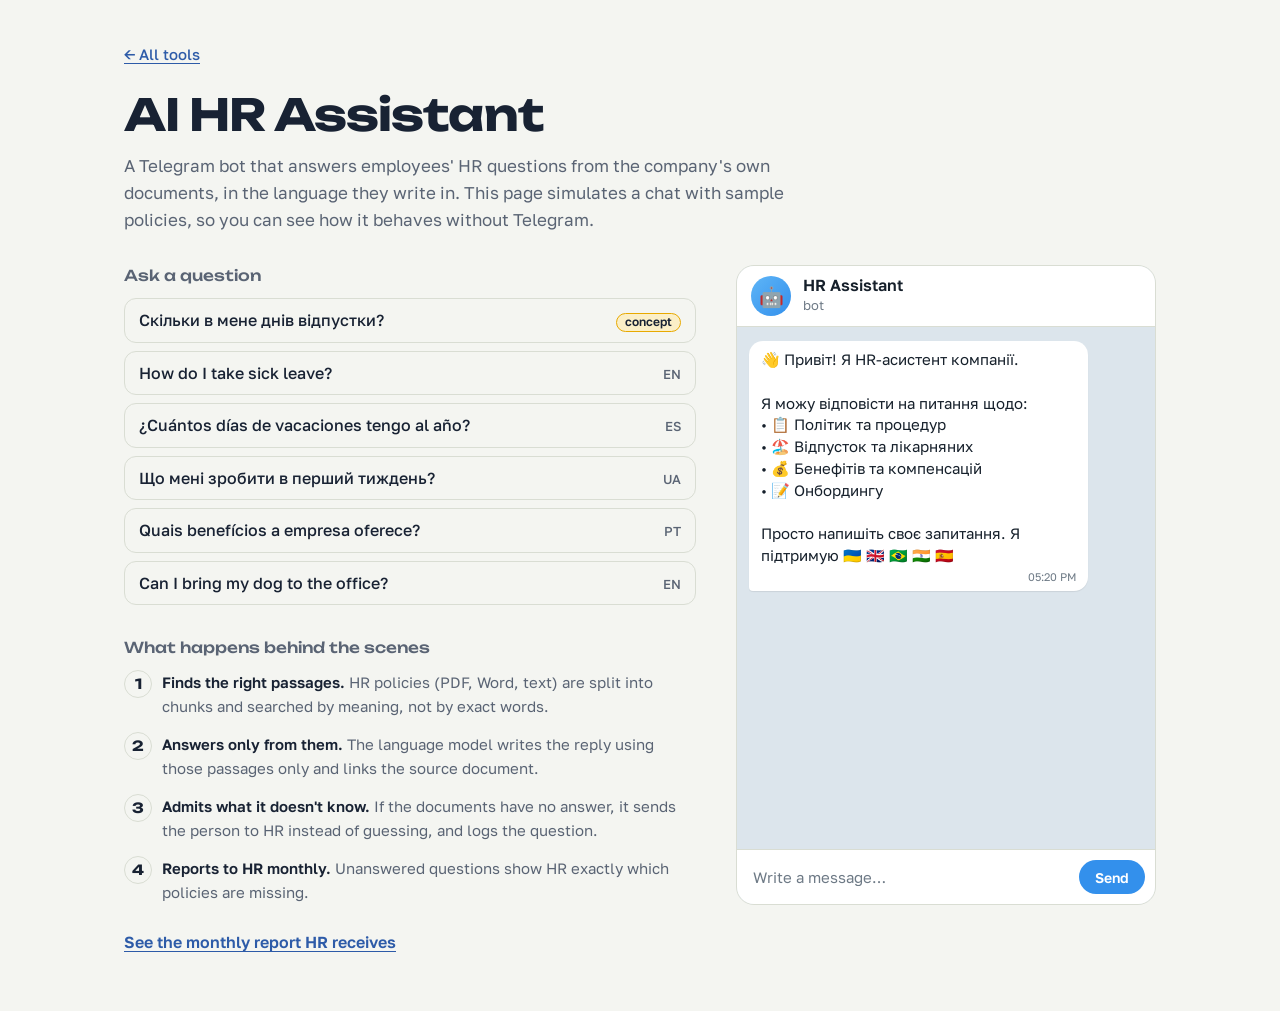
<file: hr-assistant-bot/demo/index.html>
<!DOCTYPE html>
<html lang="en">
<head>
<meta charset="UTF-8">
<meta name="viewport" content="width=device-width, initial-scale=1">
<title>AI HR Assistant · Demo</title>
<meta name="description" content="A simulated chat with an HR Telegram bot that answers employee questions from company documents.">
<link rel="preconnect" href="https://fonts.googleapis.com">
<link rel="preconnect" href="https://fonts.gstatic.com" crossorigin>
<link href="https://fonts.googleapis.com/css2?family=Unbounded:wght@500;700&family=Golos+Text:wght@400;500;600&display=swap" rel="stylesheet">
<style>
:root{
  --paper:#F4F5F1; --ink:#182233; --muted:#5A6474; --line:#D9DDD3;
  --sun:#E8A900; --sun-soft:#FBEFC7; --link:#2D5BA8;
  --chat-bg:#DCE5EC; --bubble-bot:#FFFFFF; --bubble-me:#E3F7D2; --chat-ink:#16202B; --chat-muted:#6E7A86;
  --bar:#FFFFFF; --accent:#3390EC;
  color-scheme: light;
}
@media (prefers-color-scheme: dark){
  :root{
    --paper:#141A24; --ink:#E9ECEF; --muted:#9AA4B2; --line:#2A3342;
    --sun:#F2BC1B; --sun-soft:#3A3115; --link:#8EB2F0;
    --chat-bg:#0E1621; --bubble-bot:#182533; --bubble-me:#2B5278; --chat-ink:#E8EEF3; --chat-muted:#8A9AAB;
    --bar:#17212B; --accent:#5EA8F2;
    color-scheme: dark;
  }
}
*{box-sizing:border-box}
body{margin:0;background:var(--paper);color:var(--ink);font:400 17px/1.6 'Golos Text',system-ui,-apple-system,'Segoe UI',sans-serif}
.page{max-width:1080px;margin:0 auto;padding:40px 24px 56px}
a{color:var(--link);text-underline-offset:3px}
a:focus-visible,button:focus-visible,input:focus-visible{outline:3px solid var(--sun);outline-offset:2px;border-radius:6px}
.back{font-weight:500;font-size:15px}
h1{font:700 clamp(30px,5vw,44px)/1.1 'Unbounded','Golos Text',sans-serif;letter-spacing:-0.02em;margin:24px 0 12px}
.lede{max-width:40em;margin:0 0 32px;color:var(--muted)}

.layout{display:grid;grid-template-columns:minmax(0,1fr) minmax(0,420px);gap:40px;align-items:start}
.side h2{font:500 15px/1.4 'Unbounded',sans-serif;color:var(--muted);margin:0 0 12px}
.asks{list-style:none;margin:0 0 32px;padding:0;display:flex;flex-direction:column;gap:8px}
.asks button{
  width:100%;text-align:left;font:500 16px/1.4 'Golos Text',sans-serif;color:var(--ink);
  background:transparent;border:1px solid var(--line);border-radius:12px;padding:10px 14px;cursor:pointer;
  display:flex;justify-content:space-between;gap:12px;align-items:baseline;
}
.asks button:hover{border-color:var(--muted)}
.asks .lang{font-size:13px;color:var(--muted);white-space:nowrap}
.asks .concept{font-size:12px;font-weight:600;color:var(--ink);background:var(--sun-soft);border:1px solid var(--sun);border-radius:999px;padding:0 8px;white-space:nowrap}
.how{margin:0 0 24px;padding:0;list-style:none;display:grid;gap:14px}
.how li{display:grid;grid-template-columns:28px 1fr;gap:10px;color:var(--muted);font-size:15px}
.how b{color:var(--ink);font-weight:600}
.how .n{font:700 14px/26px 'Unbounded',sans-serif;color:var(--ink);text-align:center;border:1px solid var(--line);border-radius:50%;height:28px}
.report-btn{font:600 16px 'Golos Text',sans-serif;color:var(--link);background:none;border:0;padding:0;cursor:pointer;text-decoration:underline;text-underline-offset:3px}

/* ---------- Telegram-style chat ---------- */
.phone{border:1px solid var(--line);border-radius:18px;overflow:hidden;background:var(--chat-bg);display:flex;flex-direction:column;height:640px;max-height:80vh;position:sticky;top:20px}
.bar{display:flex;align-items:center;gap:12px;padding:10px 14px;background:var(--bar);border-bottom:1px solid var(--line)}
.ava{width:40px;height:40px;border-radius:50%;background:linear-gradient(135deg,#5EB5F7,#3390EC);color:#fff;display:grid;place-items:center;font-size:20px;flex-shrink:0}
.bar .name{font-weight:600;font-size:16px;color:var(--chat-ink);line-height:1.2}
.bar .status{font-size:13px;color:var(--chat-muted)}
.bar .status.typing{color:var(--accent)}
.feed{flex:1;overflow-y:auto;padding:14px 12px;display:flex;flex-direction:column;gap:8px}
.msg{max-width:86%;padding:8px 12px 6px;border-radius:14px;font-size:15px;line-height:1.45;color:var(--chat-ink);white-space:pre-wrap;overflow-wrap:anywhere;box-shadow:0 1px 1px rgba(0,0,0,.08)}
.msg.bot{align-self:flex-start;background:var(--bubble-bot);border-bottom-left-radius:4px}
.msg.me{align-self:flex-end;background:var(--bubble-me);border-bottom-right-radius:4px}
.msg .time{display:block;text-align:right;font-size:11px;color:var(--chat-muted);margin-top:2px}
.msg .src{display:block;margin-top:6px;padding-top:6px;border-top:1px solid rgba(127,140,155,.25);font-size:13px;color:var(--chat-muted)}
.msg .tag{display:inline-block;font-size:11px;font-weight:600;border-radius:999px;padding:0 8px;margin-bottom:4px;background:var(--sun-soft);border:1px solid var(--sun);color:var(--chat-ink)}
.compose{display:flex;gap:8px;padding:10px;background:var(--bar);border-top:1px solid var(--line)}
.compose input{flex:1;min-width:0;font:400 15px 'Golos Text',sans-serif;color:var(--chat-ink);background:transparent;border:0;padding:8px 6px}
.compose input::placeholder{color:var(--chat-muted)}
.compose button{border:0;background:var(--accent);color:#fff;font:600 14px 'Golos Text',sans-serif;border-radius:999px;padding:0 16px;cursor:pointer}

/* ---------- HR report ---------- */
dialog{border:1px solid var(--line);border-radius:16px;padding:28px;max-width:560px;width:calc(100% - 32px);background:var(--paper);color:var(--ink)}
dialog::backdrop{background:rgba(10,14,20,.55)}
dialog h3{font:700 19px/1.3 'Unbounded',sans-serif;margin:0 0 4px}
dialog .sub{color:var(--muted);font-size:14px;margin:0 0 20px}
.kpis{display:grid;grid-template-columns:repeat(3,1fr);gap:12px;margin:0 0 20px}
.kpis div{border:1px solid var(--line);border-radius:12px;padding:10px 12px}
.kpis b{display:block;font:700 22px/1.2 'Unbounded',sans-serif}
.kpis span{font-size:13px;color:var(--muted)}
dialog h4{font-size:15px;margin:16px 0 6px}
dialog ol,dialog ul{margin:0;padding-left:20px;font-size:15px}
dialog .close{margin-top:22px;font:600 15px 'Golos Text',sans-serif;border:1px solid var(--line);background:transparent;color:var(--ink);border-radius:999px;padding:8px 18px;cursor:pointer}

@media (max-width:860px){
  .layout{grid-template-columns:1fr}
  .phone{position:static;height:560px}
}
@media (prefers-reduced-motion: reduce){ .feed{scroll-behavior:auto} }
</style>
</head>
<body>
<div class="page">
  <a class="back" href="../../">← All tools</a>
  <h1>AI HR Assistant</h1>
  <p class="lede">A Telegram bot that answers employees' HR questions from the company's own documents, in the language they write in. This page simulates a chat with sample policies, so you can see how it behaves without Telegram.</p>

  <div class="layout">
    <div class="side">
      <h2>Ask a question</h2>
      <ul class="asks" id="asks"></ul>

      <h2>What happens behind the scenes</h2>
      <ol class="how">
        <li><span class="n">1</span><span><b>Finds the right passages.</b> HR policies (PDF, Word, text) are split into chunks and searched by meaning, not by exact words.</span></li>
        <li><span class="n">2</span><span><b>Answers only from them.</b> The language model writes the reply using those passages only and links the source document.</span></li>
        <li><span class="n">3</span><span><b>Admits what it doesn't know.</b> If the documents have no answer, it sends the person to HR instead of guessing, and logs the question.</span></li>
        <li><span class="n">4</span><span><b>Reports to HR monthly.</b> Unanswered questions show HR exactly which policies are missing.</span></li>
      </ol>
      <button class="report-btn" id="open-report" type="button">See the monthly report HR receives</button>
    </div>

    <div class="phone" aria-label="Simulated Telegram chat">
      <div class="bar">
        <div class="ava" aria-hidden="true">🤖</div>
        <div><div class="name">HR Assistant</div><div class="status" id="status">bot</div></div>
      </div>
      <div class="feed" id="feed" aria-live="polite"></div>
      <form class="compose" id="compose">
        <input id="input" type="text" placeholder="Write a message…" autocomplete="off" aria-label="Your question">
        <button type="submit">Send</button>
      </form>
    </div>
  </div>
</div>

<dialog id="report">
  <h3>Monthly report for HR</h3>
  <p class="sub">Sent by email on the 1st of each month. Sample data.</p>
  <div class="kpis">
    <div><b>412</b><span>questions</span></div>
    <div><b>87</b><span>people asked</span></div>
    <div><b>91%</b><span>answered</span></div>
  </div>
  <h4>Top questions</h4>
  <ol>
    <li>How many vacation days do I get? (54)</li>
    <li>How do I take sick leave? (38)</li>
    <li>What is covered by the health insurance? (29)</li>
    <li>When is salary paid? (24)</li>
    <li>What do I need to do in my first week? (19)</li>
  </ol>
  <h4>Questions the bot couldn't answer</h4>
  <ul>
    <li>Can I bring my dog to the office? (6)</li>
    <li>Is there a budget for a home office chair? (5)</li>
    <li>How do I change my bank details for salary? (3)</li>
  </ul>
  <p class="sub" style="margin:14px 0 0">These are the gaps HR should cover in the knowledge base next.</p>
  <button class="close" type="button" id="close-report">Close</button>
</dialog>

<script>
// All policy texts below are fictional samples written for this demo.
const SCENARIOS = [
  {
    id: 'balance', label: 'Скільки в мене днів відпустки?', lang: 'UA', concept: true,
    match: /(скільки|залишил|баланс|balance|left).*(дн|відпуст|day|leave)|how many days do i have left/i,
    answer: 'Святославе, ось ваш баланс на сьогодні:\n\n🏖 Щорічна відпустка: **10 днів**\n🤒 Лікарняні: **3 дні**\n📅 Неоплачувана відпустка: **2 дні**\n\nЗапланувати відпустку можна в PeopleForce, розділ «Відпустки».',
    tag: 'Concept: personal data from PeopleForce',
    sources: ['PeopleForce API (leave balances)'],
  },
  {
    id: 'sick', label: 'How do I take sick leave?', lang: 'EN',
    match: /sick|ill\b|лікарнян|хвор|enferm/i,
    answer: 'To take sick leave:\n\n1. Tell your team lead before 10:00 on the first day.\n2. Mark the days as **Sick leave** in PeopleForce.\n3. For more than 3 days in a row, upload a doctor\u2019s note.\n\nYou have **5 paid sick days** a year without a note. 🙂',
    sources: ['sick_leave_policy.pdf'],
    alt: { ua: 'Щоб узяти лікарняний:\n\n1. Повідомте тімліда до 10:00 першого дня.\n2. Позначте дні як **Лікарняний** у PeopleForce.\n3. Якщо хворієте понад 3 дні поспіль, завантажте довідку від лікаря.\n\nБез довідки у вас є **5 оплачуваних днів** лікарняного на рік.' },
  },
  {
    id: 'vacation_es', label: '¿Cuántos días de vacaciones tengo al año?', lang: 'ES',
    match: /vacacion|vacation|holiday|відпуст|отпуск|férias/i,
    answer: 'Tienes **20 días hábiles** de vacaciones pagadas al año.\n\n• Se acumulan mes a mes desde tu primer día.\n• Puedes pasar hasta 5 días no usados al año siguiente.\n• Solicítalas en PeopleForce con al menos 2 semanas de antelación.',
    sources: ['vacation_policy.pdf'],
    alt: { ua: 'У вас **20 робочих днів** оплачуваної відпустки на рік.\n\n• Дні накопичуються щомісяця з першого робочого дня.\n• До 5 невикористаних днів можна перенести на наступний рік.\n• Подавайте запит у PeopleForce щонайменше за 2 тижні.', en: 'You get **20 working days** of paid vacation a year.\n\n• Days build up monthly from your first day.\n• Up to 5 unused days carry over to next year.\n• Request leave in PeopleForce at least 2 weeks ahead.' },
  },
  {
    id: 'onboarding', label: 'Що мені зробити в перший тиждень?', lang: 'UA',
    match: /перш(ий|ого) (тиждень|день)|онбординг|onboarding|first (week|day)/i,
    answer: 'Ось чекліст на перший тиждень 👋\n\n1. Підписати документи в PeopleForce.\n2. Налаштувати робочу пошту, Slack і 2FA.\n3. Зустрітися з бадді та тімлідом.\n4. Пройти вступний курс про продукт.\n5. Наприкінці тижня — коротка зустріч з HR, щоб поділитися враженнями.',
    sources: ['onboarding_guide.docx'],
    alt: { en: 'Here is your first-week checklist 👋\n\n1. Sign your documents in PeopleForce.\n2. Set up work email, Slack and 2FA.\n3. Meet your buddy and team lead.\n4. Complete the intro course about the product.\n5. At the end of the week, a short check-in with HR.' },
  },
  {
    id: 'benefits_pt', label: 'Quais benefícios a empresa oferece?', lang: 'PT',
    match: /benef|бенефіт|компенс|insurance|страхов|seguro/i,
    answer: 'A empresa oferece:\n\n🩺 Seguro de saúde após o período de experiência\n🎓 Até **$500 por ano** para cursos e livros\n💻 Equipamento de trabalho fornecido pela empresa\n🧘 Um dia de bem-estar por trimestre',
    sources: ['benefits.pdf'],
    alt: { ua: 'Компанія пропонує:\n\n🩺 Медичне страхування після випробувального терміну\n🎓 До **$500 на рік** на курси й книги\n💻 Робочу техніку від компанії\n🧘 Один day off для відновлення щокварталу', en: 'The company offers:\n\n🩺 Health insurance after probation\n🎓 Up to **$500 a year** for courses and books\n💻 Work equipment provided by the company\n🧘 One wellbeing day off per quarter' },
  },
  {
    id: 'dog', label: 'Can I bring my dog to the office?', lang: 'EN',
    match: /dog|pet|собак|тварин|perro|cachorro/i,
    answer: 'Sorry, I couldn\u2019t find an answer to this in the company knowledge base. Please contact the HR team directly.',
    notFound: true,
    sources: [],
  },
];

const FALLBACK = {
  ua: 'На жаль, я не знайшов відповіді на це питання в базі знань. Будь ласка, зверніться до HR-команди безпосередньо.',
  en: 'Sorry, I couldn\u2019t find an answer to this in the company knowledge base. Please contact the HR team directly.',
};

const feed = document.getElementById('feed');
const statusEl = document.getElementById('status');
const input = document.getElementById('input');
let busy = false;

function now() { return new Date().toLocaleTimeString([], { hour: '2-digit', minute: '2-digit' }); }

function escapeHtml(s) { const d = document.createElement('div'); d.textContent = s; return d.innerHTML; }
function richText(s) { return escapeHtml(s).replace(/\*\*(.+?)\*\*/g, '<b>$1</b>'); }

function addMessage(who, text, extra) {
  const el = document.createElement('div');
  el.className = 'msg ' + who;
  let html = '';
  if (extra && extra.tag) html += `<span class="tag">${escapeHtml(extra.tag)}</span>\n`;
  html += richText(text);
  if (extra && extra.sources && extra.sources.length) {
    html += `<span class="src">📎 Джерела:\n${extra.sources.map(s => '• ' + escapeHtml(s)).join('\n')}</span>`;
  }
  if (extra && extra.notFound) {
    html += '<span class="src">Logged as unanswered for the monthly HR report.</span>';
  }
  html += `<span class="time">${now()}</span>`;
  el.innerHTML = html;
  feed.appendChild(el);
  feed.scrollTop = feed.scrollHeight;
}

function botReply(scenario, fallbackLang) {
  busy = true;
  statusEl.textContent = 'typing…';
  statusEl.classList.add('typing');
  const delay = window.matchMedia('(prefers-reduced-motion: reduce)').matches ? 200 : 1100;
  setTimeout(() => {
    statusEl.textContent = 'bot';
    statusEl.classList.remove('typing');
    if (scenario) addMessage('bot', scenario.answer, scenario);
    else addMessage('bot', FALLBACK[fallbackLang], { notFound: true });
    busy = false;
  }, delay);
}

// The real bot replies in the language of the question; the demo mimics that.
function detectLang(text) {
  if (/[а-яіїєґ]/i.test(text)) return 'ua';
  if (/[ñ¿¡]|vacacion|cuánt|cuant|tengo/i.test(text)) return 'es';
  if (/[ãõç]|quais|férias|ferias|empresa oferece/i.test(text)) return 'pt';
  return 'en';
}

function ask(text, scenario) {
  if (busy || !text.trim()) return;
  addMessage('me', text.trim());
  let lang = scenario ? scenario.lang.toLowerCase() : detectLang(text);
  if (!scenario) scenario = SCENARIOS.find(s => s.match.test(text));
  if (scenario && scenario.lang.toLowerCase() !== lang && scenario.alt && scenario.alt[lang]) {
    scenario = Object.assign({}, scenario, { answer: scenario.alt[lang] });
  }
  botReply(scenario, lang === 'ua' ? 'ua' : 'en');
}

const asks = document.getElementById('asks');
SCENARIOS.forEach(s => {
  const li = document.createElement('li');
  const b = document.createElement('button');
  b.type = 'button';
  b.innerHTML = `<span>${escapeHtml(s.label)}</span>` +
    (s.concept ? '<span class="concept">concept</span>' : `<span class="lang">${s.lang}</span>`);
  b.addEventListener('click', () => ask(s.label, s));
  li.appendChild(b);
  asks.appendChild(li);
});

document.getElementById('compose').addEventListener('submit', e => {
  e.preventDefault();
  ask(input.value);
  input.value = '';
});

addMessage('bot',
  '👋 Привіт! Я HR-асистент компанії.\n\nЯ можу відповісти на питання щодо:\n• 📋 Політик та процедур\n• 🏖️ Відпусток та лікарняних\n• 💰 Бенефітів та компенсацій\n• 📝 Онбордингу\n\nПросто напишіть своє запитання. Я підтримую 🇺🇦 🇬🇧 🇧🇷 🇮🇳 🇪🇸');

const report = document.getElementById('report');
document.getElementById('open-report').addEventListener('click', () => report.showModal());
document.getElementById('close-report').addEventListener('click', () => report.close());
</script>
</body>
</html>
</file>
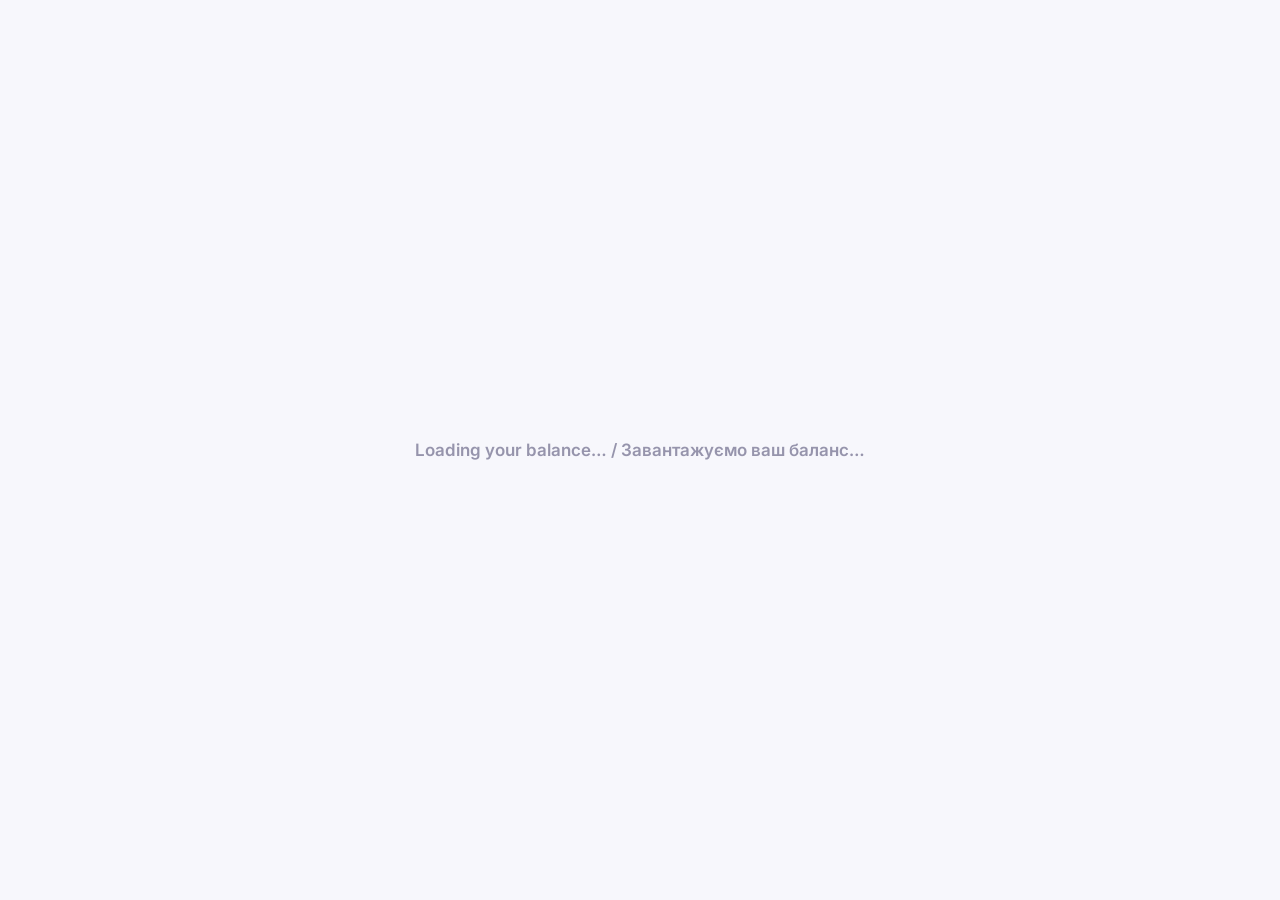
<file: team-coins/apps-script/Index.html>
<!DOCTYPE html>
<html>
<head>
<base target="_top">
<meta charset="UTF-8">
<meta name="viewport" content="width=device-width, initial-scale=1.0">
<style>
@import url('https://fonts.googleapis.com/css2?family=Inter:wght@400;500;600;700;800&display=swap');

:root{
  --bg: #F7F7FC;
  --bg-deep: #F1F0FA;
  --card: #FFFFFF;
  --card-border: #E7E5F3;
  --gold: #6C5CE7;
  --gold-soft: rgba(108,92,231,0.10);
  --coral: #E8527A;
  --mint: #1FAE6E;
  --sky: #4A6CF7;
  --text: #17162B;
  --text-dim: #5B5A72;
  --text-faint: #9694AC;
}
*{box-sizing:border-box;}
html,body{margin:0;padding:0;}
body{
  background: var(--bg);
  color: var(--text);
  font-family: 'Inter', sans-serif;
  min-height:100vh;
  -webkit-font-smoothing: antialiased;
}

/* ============================================================
   SIDEBAR NAVIGATION SHELL — окремі "сторінки", а не один скрол
============================================================ */
.app-shell{ display:flex; min-height:100vh; align-items:flex-start; }
.sidebar{
  width: 250px; flex-shrink:0; background: var(--card); border-right:1px solid var(--card-border);
  padding: 20px 12px 20px; display:flex; flex-direction:column; gap:2px;
  min-height:100vh; position: sticky; top:0;
}
.sidebar-brand{ display:flex; align-items:center; gap:8px; padding: 4px 10px 6px; font-weight:800; font-size:16px; }
.sidebar-brand .who{ font-size:11px; color:var(--text-faint); font-weight:500; padding: 0 10px 16px; }
.sidebar-item{
  display:flex; align-items:center; gap:9px; padding:9px 10px; border-radius:9px;
  font-size:13.5px; font-weight:600; color:var(--text-dim); cursor:pointer; user-select:none;
}
.sidebar-item:hover{ background: var(--bg-deep); }
.sidebar-item.active{ background: var(--gold-soft); color: var(--gold); }
.sidebar-item .ic{ width:18px; text-align:center; flex-shrink:0; font-size:14px; }
.sidebar-item .lbl{ flex:1; min-width:0; overflow:hidden; text-overflow:ellipsis; white-space:nowrap; }
.sidebar-badge{ background: var(--coral); color:#fff; font-size:10px; font-weight:800; border-radius:999px; padding:1px 6px; min-width:16px; text-align:center; }
.sidebar-section-label{ font-size:10.5px; text-transform:uppercase; letter-spacing:.05em; color:var(--text-faint); margin:16px 10px 4px; font-weight:800; }
.sidebar-divider{ height:1px; background: var(--card-border); margin: 12px 6px; }

.main-wrap{ flex:1; min-width:0; }
.main-content{ max-width: 900px; margin: 0 auto; padding: 24px 28px 70px; }

.content-header{ display:flex; justify-content:space-between; align-items:center; gap:16px; margin-bottom: 20px; flex-wrap: wrap; }
.content-title{ font-family:'Inter', sans-serif; font-size: 22px; font-weight:800; }
.content-header-right{ display:flex; align-items:center; gap:10px; flex-wrap:wrap; }

.lang-toggle{ display:flex; border:1px solid var(--card-border); border-radius:999px; overflow:hidden; }
.lang-btn{ border:none; background: var(--card); color: var(--text-dim); font-family:'Inter',sans-serif; font-weight:700; font-size:11.5px; padding: 7px 12px; cursor:pointer; }
.lang-btn.active{ background: var(--gold); color:#FFFFFF; }

.pill{ display:flex; align-items:center; gap:8px; padding: 9px 15px; border-radius: 999px; border:1px solid var(--card-border); background: var(--card); font-weight:600; font-size: 13.5px; white-space:nowrap; }
.pill.coins{ border-color: rgba(108,92,231,0.35); }
.pill.kudos{ border-color: rgba(232,82,122,0.35); }
.pill.admin{ border-color: rgba(74,108,247,0.4); color: var(--sky); }

.announcement{
  background: var(--gold-soft); border: 1px solid rgba(108,92,231,0.35);
  border-radius: 14px; padding: 12px 16px; margin-bottom: 22px;
  font-size: 13px; color: var(--text); display:flex; align-items:center; gap:8px;
}

.section-title{ font-family:'Inter', sans-serif; font-size: 17px; font-weight:700; margin: 26px 0 4px; }
.section-title:first-child{ margin-top:0; }
.section-sub{ font-size:12.5px; color: var(--text-faint); margin-bottom:16px; }

.stat-cards{ display:grid; grid-template-columns: repeat(auto-fit, minmax(150px,1fr)); gap:14px; margin-bottom: 22px; }
.stat-card{ background: var(--card); border:1px solid var(--card-border); border-radius:16px; padding:16px 18px; }
.stat-card .lbl{ font-size:11px; color:var(--text-faint); text-transform:uppercase; letter-spacing:.03em; margin-bottom:6px; font-weight:700; }
.stat-card .val{ font-size:24px; font-weight:800; display:flex; align-items:center; gap:6px; }

.progress-panel{border-radius:18px;padding:18px 20px;margin-bottom:22px;border:1px solid rgba(108,92,231,0.22);background:linear-gradient(135deg,rgba(108,92,231,0.07),rgba(74,108,247,0.03));}
.progress-head{display:flex;justify-content:space-between;gap:12px;align-items:flex-end;margin-bottom:10px;}
.progress-title{font-size:15px;font-weight:700;}
.progress-value{font-size:12px;color:var(--text-dim);}
.progress-track{height:9px;border-radius:999px;background:var(--bg-deep);overflow:hidden;border:1px solid var(--card-border);}
.progress-fill{height:100%;background:var(--gold);border-radius:999px;transition:width .25s ease;}
.progress-note{font-size:11.5px;color:var(--text-faint);margin-top:8px;}

.history{display:flex;flex-direction:column;gap:8px;}
.history-item{display:flex;align-items:center;justify-content:space-between;gap:12px;padding:9px 0;border-bottom:1px solid var(--card-border);font-size:12.5px;}
.history-item:last-child{border-bottom:none;}
.history-main{min-width:0;}
.history-main b{color:var(--text);}
.history-source{display:block;color:var(--text-faint);font-size:11px;margin-top:2px;}
.history-amount{font-weight:800;white-space:nowrap;}
.history-amount.earn{color:var(--mint);}
.history-amount.spend{color:var(--coral);}

.table-tabs{ display:flex; gap:8px; margin-bottom:14px; }
.table-tab{ font-size:12.5px; font-weight:700; padding:7px 13px; border-radius:999px; background:var(--bg-deep); color:var(--text-dim); cursor:pointer; }
.table-tab.active{ background: var(--text); color:#fff; }

.panel{ border-radius: 18px; padding: 20px; margin-bottom: 22px; border: 1px solid var(--card-border); background: var(--card); }
.panel.kudos-panel{ background: linear-gradient(135deg, rgba(232,82,122,0.05), rgba(108,92,231,0.03)); border-color: rgba(232,82,122,0.22); }
.panel.claim-panel{ background: linear-gradient(135deg, rgba(74,108,247,0.05), rgba(108,92,231,0.03)); border-color: rgba(74,108,247,0.22); }
.panel.admin-panel{ background: linear-gradient(135deg, rgba(108,92,231,0.06), rgba(232,82,122,0.03)); border-color: rgba(108,92,231,0.25); }
.panel-title{ font-family:'Inter', sans-serif; font-size: 16.5px; font-weight: 600; margin-bottom: 12px; display:flex; align-items:center; gap:6px; }
.panel-note{ font-size:12px; color:var(--text-dim); margin-bottom:10px; }

.form-row{ display:flex; gap:10px; flex-wrap: wrap; }
.form-row select, .form-row textarea, .form-row input[type=text], .form-row input[type=number]{
  background: var(--bg-deep); border: 1px solid var(--card-border); border-radius: 10px;
  padding: 10px 12px; color: var(--text); font-family:'Inter',sans-serif; font-size: 13.5px; outline: none;
}
.form-row select{ flex: 1 1 200px; }
.form-row textarea{ flex: 2 1 260px; resize: none; min-height: 40px; }
.form-row input[type=text]{ flex: 1 1 160px; }
.form-row input[type=number]{ width: 90px; }
.form-row select:focus, .form-row textarea:focus, .form-row input:focus{ border-color: var(--sky); }

.combo-wrap{ position: relative; flex: 1 1 200px; }
.combo-wrap input.combo-input{ width: 100%; }
.combo-dropdown{
  display:none; position:absolute; top:calc(100% + 4px); left:0; right:0; z-index: 20;
  background: var(--card); border:1px solid var(--card-border); border-radius:10px;
  max-height: 220px; overflow-y:auto; box-shadow: 0 8px 20px rgba(23,22,43,0.12);
}
.combo-item{ padding: 9px 12px; font-size:13.5px; cursor:pointer; }
.combo-item:hover, .combo-item.active{ background: var(--bg-deep); }
.combo-empty{ padding: 9px 12px; font-size:12.5px; color: var(--text-faint); }

.btn{
  border:none; border-radius:10px; padding:0 18px; height: 40px;
  font-weight:700; font-size:13.5px; cursor:pointer; font-family:'Inter',sans-serif;
}
.btn.pink{ background: var(--coral); color:#FFFFFF; }
.btn.blue{ background: var(--sky); color:#FFFFFF; }
.btn.gold{ background: var(--gold); color:#FFFFFF; }
.btn.mint{ background: var(--mint); color:#FFFFFF; }
.btn.ghost{ background: var(--bg-deep); color: var(--text-dim); }
.btn:disabled{ background: var(--card-border); color: var(--text-faint); cursor:not-allowed; }

.hint{ font-size:11.5px; color: var(--text-faint); margin: 6px 0 10px; }

.feed{ margin-top:14px; display:flex; flex-direction:column; gap:7px; }
.feed-item{ font-size:12.5px; color: var(--text-dim); }
.feed-item b{ color: var(--text); }
.feed-item.sent{ color: var(--text-dim); }
.feed-item.received{ color: var(--text); }

.badge{ display:inline-block; padding: 2px 9px; border-radius: 999px; font-size: 11px; font-weight:700; }
.badge.pending{ background: rgba(108,92,231,0.18); color: var(--gold); }
.badge.approved{ background: rgba(31,174,110,0.18); color: var(--mint); }
.badge.rejected{ background: rgba(232,82,122,0.18); color: var(--coral); }

.sub-row{ display:flex; align-items:center; justify-content:space-between; gap:10px; padding: 8px 0; border-bottom: 1px solid var(--card-border); font-size:12.5px; }
.sub-row:last-child{ border-bottom: none; }
.sub-row-main{ display:flex; flex-direction:column; gap:2px; }
.sub-row-main .cat{ color: var(--text); font-weight:600; }
.sub-row-main .coins{ color: var(--gold); font-weight:600; }

.pending-item{ padding: 10px 0; border-bottom: 1px solid var(--card-border); }
.pending-item:last-child{ border-bottom:none; }
.pending-top{ display:flex; justify-content:space-between; gap:8px; margin-bottom:4px; font-size:12.5px; }
.pending-top b{ color: var(--text); }
.pending-proof{ font-size:12px; color: var(--text-dim); margin-bottom:8px; }
.pending-actions{ display:flex; gap:8px; }
.pending-actions .btn{ height:32px; padding: 0 14px; font-size:12px; }

.admin-list{ display:flex; flex-direction:column; gap:6px; margin-bottom: 12px; }
.admin-chip{ display:flex; justify-content:space-between; align-items:center; background: var(--bg-deep); border-radius:10px; padding:7px 12px; font-size:12.5px; }
.admin-chip .owner-tag{ font-size:10px; color: var(--text-faint); }
.admin-chip button{ background:none; border:none; color: var(--coral); cursor:pointer; font-size:12px; font-weight:700; }

.lb-card{ border-radius: 16px; padding: 16px 18px; border: 1px solid var(--card-border); background: var(--card); margin-bottom: 18px; }
.lb-card-title{ font-family:'Inter', sans-serif; font-size: 14.5px; font-weight: 600; margin-bottom: 10px; display:flex; align-items:center; gap:6px; }
.lb-card-note{ font-size:11px; color: var(--text-faint); margin: -6px 0 10px; line-height:1.4; }
.lb-row{ display:flex; align-items:flex-start; justify-content:space-between; gap:10px; padding:7px 0; border-bottom:1px solid var(--card-border); font-size:13px; }
.lb-row:last-child{ border-bottom:none; }
.lb-row-left{ display:flex; align-items:flex-start; gap:8px; min-width:0; }
.lb-marker{ display:inline-block; width:20px; flex-shrink:0; color: var(--text-faint); font-weight:700; font-size:13px; line-height:1.3; }
.lb-name{ font-weight:600; font-size:13px; color: var(--text); line-height:1.3; }
.lb-value{ color: var(--gold); font-weight:700; font-size:13px; white-space:nowrap; flex-shrink:0; padding-top:1px; }

.grid{ display:grid; grid-template-columns: repeat(auto-fill, minmax(190px, 1fr)); gap:14px; }
.card{ background: var(--card); border:1px solid var(--card-border); border-radius:16px; overflow:hidden; display:flex; flex-direction:column; }
.card.sold-out{ opacity:.5; }
.card-media{ height:100px; display:flex; align-items:center; justify-content:center; font-size:42px; background: var(--bg-deep); }
.card-body{ padding:13px 14px 14px; display:flex; flex-direction:column; gap:7px; flex:1; }
.card-top{ display:flex; justify-content:space-between; gap:8px; }
.card-name{ font-weight:600; font-size:13.5px; }
.card-price{ font-weight:700; font-size:13px; color: var(--gold); white-space:nowrap; }
.card-desc{ font-size:11.5px; color: var(--text-faint); min-height: 28px; line-height:1.4; }
.card-stock{ font-size:11px; color: var(--mint); }
.card-action{ margin-top:auto; border:none; border-radius:9px; padding:8px 0; font-weight:700; font-size:12.5px; cursor:pointer; font-family:'Inter',sans-serif; }
.card-action.buy{ background: var(--gold); color:#FFFFFF; }
.card-action.locked{ background: var(--bg-deep); color: var(--text-faint); cursor:not-allowed; }
.card-action.owned{ background: var(--mint); color:#FFFFFF; cursor:default; }

.toast{
  position: fixed; bottom: 22px; left:50%; transform: translateX(-50%) translateY(20px);
  background:#17162B; border:1px solid rgba(255,255,255,0.1); color: #FFFFFF;
  padding: 11px 18px; border-radius: 12px; font-size: 13px; opacity:0; transition: opacity .25s, transform .25s;
  pointer-events:none; box-shadow: 0 8px 24px rgba(0,0,0,.25); max-width: 90%; text-align:center;
}
.toast.show{ opacity:1; transform: translateX(-50%) translateY(0); }
.loading-note, .error-note{ color: var(--text-faint); font-size:17px; font-weight:600; width:100%; min-height:100vh; display:flex; align-items:center; justify-content:center; text-align:center; }
.error-note{ color: #D6395C; }

.modal-overlay{
  position: fixed; inset: 0; background: rgba(23,16,28,0.72);
  display:flex; align-items:center; justify-content:center; padding: 20px;
  z-index: 100; opacity:0; pointer-events:none; transition: opacity .18s;
}
.modal-overlay.show{ opacity:1; pointer-events:auto; }
.modal-box{
  background-color: #FFFFFF; opacity: 1;
  border:1px solid var(--card-border); border-radius: 18px;
  padding: 24px; max-width: 360px; width:100%; text-align:center;
  box-shadow: 0 20px 60px rgba(23,22,43,0.35);
  transform: translateY(8px) scale(.98); transition: transform .18s;
}
.modal-overlay.show .modal-box{ transform: translateY(0) scale(1); }
.modal-emoji{ font-size: 40px; margin-bottom: 10px; }
.modal-title{ font-family:'Inter', sans-serif; font-size: 18px; font-weight:600; margin-bottom: 6px; }
.modal-sub{ font-size: 13px; color: var(--text-dim); margin-bottom: 4px; }
.modal-price{ font-size: 15px; color: var(--gold); font-weight:700; margin-bottom: 18px; }
.modal-actions{ display:flex; gap:10px; }
.modal-btn{ flex:1; border:none; border-radius:10px; padding: 11px 0; font-weight:700; font-size:13.5px; cursor:pointer; font-family:'Inter',sans-serif; }
.modal-btn.cancel{ background: var(--bg-deep); color: var(--text-dim); }
.modal-btn.confirm{ background: var(--gold); color:#FFFFFF; }
.modal-btn:disabled{ opacity:.6; cursor:not-allowed; }
.modal-success .modal-title{ color: var(--mint); }
.modal-success .modal-sub{ margin-bottom: 18px; }
.modal-btn.close-success{ background: var(--mint); color:#FFFFFF; width:100%; }

.cat-groups{ display:flex; gap:8px; flex-wrap:wrap; margin-bottom: 12px; }
.cat-group-btn{ border:1px solid var(--card-border); background: var(--bg-deep); color: var(--text-dim); border-radius:999px; padding:8px 14px; font-family:'Inter',sans-serif; font-weight:700; font-size:12.5px; cursor:pointer; white-space:nowrap; }
.cat-group-btn.active{ background: var(--sky); border-color: var(--sky); color:#FFFFFF; }
.cat-group-empty{ font-size:12.5px; color:var(--text-faint); padding: 10px 0; }
.campaign-chip-group{ margin-bottom: 14px; }
.campaign-chip-group-title{ font-size:11.5px; font-weight:700; color: var(--text-faint); text-transform:uppercase; letter-spacing:.03em; margin: 10px 0 6px; }

.card.achievement-locked{ opacity:.55; }
.achievement-badge-emoji{ font-size:36px; }
.achievement-coins-tag{ font-size:11px; font-weight:800; color:var(--gold); background:var(--gold-soft); border-radius:999px; padding:2px 10px; display:inline-block; }

.ach-teaser{ border:1px solid var(--card-border); background:var(--card); border-radius:14px; padding:14px 16px; margin-bottom:10px; cursor:pointer; }
.ach-teaser-head{ display:flex; align-items:center; gap:12px; }
.ach-teaser-emoji{ font-size:26px; flex-shrink:0; }
.ach-teaser-body{ flex:1; min-width:0; }
.ach-teaser-title{ font-weight:700; font-size:13.5px; display:flex; align-items:center; gap:8px; }
.ach-teaser-frac{ font-size:11.5px; color:var(--text-faint); font-weight:700; }
.ach-teaser-track{ height:6px; border-radius:999px; background:var(--bg-deep); overflow:hidden; margin-top:6px; }
.ach-teaser-fill{ height:100%; background:var(--gold); border-radius:999px; }
.ach-teaser-chevron{ color:var(--text-faint); font-size:12px; flex-shrink:0; transition:transform .15s; }
.ach-teaser.expanded .ach-teaser-chevron{ transform:rotate(90deg); }
.ach-teaser-tasks{ display:none; margin-top:12px; padding-top:12px; border-top:1px solid var(--card-border); }
.ach-teaser.expanded .ach-teaser-tasks{ display:block; }
.ach-task-row{ display:flex; align-items:center; gap:9px; padding:5px 0; font-size:12.5px; }
.ach-task-row .chk{ width:16px; height:16px; border-radius:5px; border:1.5px solid var(--card-border); flex-shrink:0; display:flex; align-items:center; justify-content:center; font-size:10px; }
.ach-task-row.done .chk{ background:var(--mint); border-color:var(--mint); color:#fff; }
.ach-task-row.done .lbl{ color:var(--text-faint); text-decoration:line-through; }
.ach-task-row .amt{ margin-left:auto; color:var(--gold); font-weight:700; font-size:11.5px; }
.ach-part-tag{ display:inline-block; font-size:10.5px; font-weight:700; color:var(--gold); background:var(--gold-soft); border-radius:999px; padding:2px 9px; margin-top:6px; }

@media (max-width: 560px){
  .sidebar{ width: 210px; padding: 16px 8px; }
  .sidebar-item .lbl{ font-size:12.5px; }
  .main-content{ padding: 18px 14px 60px; }
}
</style>
</head>
<body>

<div class="app-shell" id="app">
  <div class="loading-note">Loading your balance… / Завантажуємо ваш баланс…</div>
</div>
<div class="toast" id="toast"></div>
<div class="modal-overlay" id="modal-overlay"><div class="modal-box" id="modal-box"></div></div>

<script>
const BUILD_VERSION = '2026-09-15 · v28';

let state = null;
let pendingRewardId = null;

let currentLang = (function(){
  try { return localStorage.getItem('teamcoins_lang') || 'ua'; } catch(e){ return 'ua'; }
})();

// Сторінкова навігація: currentPage визначає, яка "сторінка" рендериться
// в main-content, а сайдбар підсвічує активний пункт.
let currentPage = 'home';
let activeClaimGroup = 'base';
let myRecordsFilter = 'all';
let statsData = null;
let statsLoading = false;
let expandedAchievementId = null;
function toggleAchievementTeaser_(id){ expandedAchievementId = (expandedAchievementId === id) ? null : id; render(); }

function setPage(pageId){
  currentPage = pageId;
  if (pageId === 'stats' && !statsData && !statsLoading) loadStats_();
  render();
}

const NAV_ITEMS = [
  { id:'home',        icon:'🏠', labelKey:'navHome' },
  { id:'kudos',       icon:'💜', labelKey:'navKudos' },
  { id:'claim',       icon:'📝', labelKey:'navClaim' },
  { id:'shop',        icon:'🎁', labelKey:'navShop' },
  { id:'leaders',     icon:'🏆', labelKey:'navLeaders' },
  { id:'achievements',icon:'🏅', labelKey:'navAchievements' },
  { id:'feedback',    icon:'💬', labelKey:'navFeedback' },
];
const ADMIN_NAV_ITEMS = [
  { id:'pending',           icon:'🛠️', labelKey:'navPending',           visible: s => s.isAdmin,                 badge: s => s.pendingSubmissions.length },
  { id:'secretcoin',        icon:'🪙', labelKey:'navSecretCoin',        visible: s => s.isAdmin || s.isManager },
  { id:'stats',             icon:'📊', labelKey:'navStats',             visible: s => s.isAdmin },
  { id:'people',            icon:'👥', labelKey:'navPeople',            visible: s => s.isAdmin },
  { id:'shopadmin',         icon:'🎁', labelKey:'navShopAdmin',         visible: s => s.isAdmin },
  { id:'campaignadmin',     icon:'🎯', labelKey:'navCampaignAdmin',     visible: s => s.isAdmin },
  { id:'suggestionsadmin',  icon:'💬', labelKey:'navSuggestionsAdmin',  visible: s => s.isAdmin,                 badge: s => s.pendingSuggestions.length },
];

const T = {
  ua: {
    loading: 'Завантажуємо ваш баланс…',
    admin: 'Адмін',
    managerBadge: 'Менеджер',
    navHome: 'Мій кабінет',
    navKudos: 'Дати Kudos',
    navClaim: 'Подати заявку',
    navShop: 'Reward Shop',
    navLeaders: 'Лідери',
    navAchievements: 'Ачівки',
    navFeedback: 'Відгуки',
    navPending: 'Заявки на розгляд',
    navSecretCoin: 'Secret Coin',
    navStats: 'Статистика',
    navPeople: 'Адміни та менеджери',
    navShopAdmin: 'Товари Reward Shop',
    navCampaignAdmin: 'Кампанійні активності',
    navSuggestionsAdmin: 'Нові відгуки',
    adminSectionLabel: 'Адмін',
    homeGreeting: name => `Привіт, ${name} 👋`,
    homeSub: 'Останнє оновлення щойно · зафільтровано лише твої записи',
    statBalance: 'Баланс',
    statKudosLeft: 'Kudos залишилось',
    statPending: 'Заявок на розгляді',
    tableAll: 'Всі мої записи',
    tableApprovedOnly: 'Тільки Approved',
    colType: 'Тип',
    colCategory: 'Категорія',
    colCoins: 'Coins',
    colStatus: 'Статус',
    rowKudosReceived: 'Kudos отримано',
    rowClaim: 'Заявка',
    rowOrder: 'Замовлення',
    myRecordsEmpty: 'Записів ще немає.',
    statsModalTitle: '📊 Статистика платформи',
    statsLoading: 'Рахуємо…',
    statsEngagementTitle: 'Залученість',
    statsTotalUsers: n => `${n} зареєстрованих користувачів`,
    statsTotalCoinsHeld: (n, ce) => `${n} ${ce} зараз на балансах (не витрачено)`,
    statsKudosTitle: 'Kudos',
    statsKudosGiven: n => `${n} Kudos надіслано всього`,
    statsKudosGivers: n => `${n} людей хоч раз давали Kudos`,
    statsKudosReceivers: n => `${n} людей хоч раз отримували Kudos`,
    statsClaimsTitle: 'Заявки на Coins',
    statsClaimsTotal: n => `${n} заявок подано всього`,
    statsClaimsBreakdown: (a, r, p) => `${a} прийнято · ${r} відхилено · ${p} на розгляді`,
    statsClaimsTopCategory: (cat, n) => `Найпопулярніша категорія: ${cat} (${n} разів)`,
    statsClaimsNone: 'Заявок ще не подавали.',
    statsSecretCoinTitle: 'Secret Coin',
    statsSecretCoinGrants: n => `${n} видач Secret Coin`,
    statsSecretCoinTotal: (n, ce) => `${n} ${ce} видано сумарно`,
    statsRewardsTitle: 'Reward Shop',
    statsOrdersTotal: n => `${n} замовлень зроблено`,
    statsCoinsSpent: (n, ce) => `${n} ${ce} витрачено на призи`,
    statsTopReward: (name, n) => `Найпопулярніший приз: ${name} (${n} разів)`,
    statsRewardsNone: 'Ще ніхто нічого не купував.',
    statsSuggestionsTitle: 'Відгуки',
    statsSuggestionsTotal: (total, unread) => `${total} відгуків надіслано, ${unread} ще не прочитано`,
    statsCloseBtn: 'Закрити',
    showAllBtn: 'Переглянути всю історію',
    currentBalanceLabel: 'Поточний баланс',
    suggestionsArchiveBtn: 'Архів',
    suggestionsArchiveTitle: '📂 Архів прочитаних відгуків',
    suggestionsArchiveLoading: 'Завантажуємо…',
    suggestionsArchiveEmpty: 'Архів поки що порожній.',
    kudosPanelTitle: '💜 Дати Kudos',
    kudosLeftNote: n => `Залишилось ${n} з 3 цього місяця — згорають в кінці місяця`,
    kudosToPlaceholder: 'Кому?',
    kudosMsgPlaceholder: 'За що дякуєте?',
    kudosSendBtn: 'Надіслати',
    kudosLimitReached: 'Ліміт вичерпано',
    kudosSending: 'Надсилаємо…',
    myKudosTitle: '💜 Моя стрічка Kudos',
    myKudosSub: 'Ви дали й отримали',
    kudosSentPrefix: 'Ви подякували',
    kudosReceivedSuffix: 'подякував(ла) вам',
    kudosEmpty: 'Поки що немає жодного Kudos.',
    leaderboardTitle: '🏆 Лідери',
    leaderboardKudos: 'Топ за Kudos цього місяця',
    leaderboardCategory: 'Лідери за категоріями цього місяця',
    leaderboardCategoryNote: 'По одному лідеру на кожну категорію — рахується з 1 числа, скидається щомісяця',
    leaderboardEmpty: 'Ще немає даних цього місяця.',
    progressTitle: '🎯 Наступна нагорода',
    progressNone: 'Усі доступні нагороди вже отримано.',
    progressToGo: n => `Ще ${n} Коїнів`,
    historyTitle: '🧾 Історія Коїнів',
    historyEmpty: 'Транзакцій ще немає.',
    claimPanelTitle: cn => `📝 Подати заявку на ${cn}`,
    claimPanelNote: 'Story, LinkedIn, Skill Sharing, дайджест, виступи та інше — після підтвердження HR',
    claimProofPlaceholder: 'Посилання чи короткий опис-підтвердження',
    claimSubmitBtn: 'Надіслати',
    claimSending: 'Надсилаємо…',
    mySubmissionsTitle: 'Мої заявки',
    noSubmissions: 'Заявок ще немає.',
    statusPending: 'На розгляді',
    statusApproved: 'Прийнято',
    statusRejected: 'Відхилено',
    pendingSectionTitle: 'Заявки на розгляді',
    noPending: 'Немає заявок на розгляді.',
    approveBtn: 'Прийняти',
    rejectBtn: 'Відхилити',
    adminsSectionTitle: 'Адміністратори',
    ownerLabel: owner => `Власник (завжди адмін): ${owner}`,
    addAdminPlaceholder: 'email@yourcompany.com',
    addAdminBtn: 'Додати адміна',
    removeBtn: 'Прибрати',
    managersSectionTitle: 'Менеджери',
    managersSectionNote: 'Мають доступ лише до Secret Coin — не бачать заявки чи адмінку',
    addManagerPlaceholder: 'email@yourcompany.com',
    addManagerBtn: 'Додати менеджера',
    noManagers: 'Ще немає жодного менеджера.',
    toastManagerAdded: '✅ Менеджера додано',
    toastManagerRemoved: 'Прибрано з менеджерів',
    manageRewardsTitle: '🎁 Товари Reward Shop',
    rewardNamePlaceholder: 'Назва (укр.)',
    rewardNameEnPlaceholder: 'Назва (англ., опц.)',
    rewardPricePlaceholder: 'Ціна в Coins',
    rewardEmojiPlaceholder: 'Емодзі',
    rewardDescPlaceholder: 'Опис (укр., опц.)',
    rewardDescEnPlaceholder: 'Опис (англ., опц.)',
    rewardStockPlaceholder: 'Обмежена кількість (опц.)',
    addRewardBtn: 'Додати товар',
    addRewardSending: 'Додаємо…',
    suggestionsTitle: '💬 Відгуки та пропозиції',
    suggestionsNote: 'Ідея, зауваження, щось не працює — пишіть сюди, HR це читає',
    suggestionPlaceholder: 'Ваш відгук чи пропозиція…',
    suggestionSubmitBtn: 'Надіслати',
    suggestionSending: 'Надсилаємо…',
    suggestionsAdminTitle: '💬 Нові відгуки',
    noSuggestions: 'Немає нових відгуків.',
    suggestionMarkReadBtn: 'Прочитано',
    toastSuggestionEmpty: 'Напишіть щось перед відправкою',
    toastSuggestionSent: '💬 Дякуємо за відгук!',
    toastSuggestionRead: 'Позначено прочитаним',
    secretCoinTitle: '🪙 Secret Coin',
    secretCoinNote: 'не 2 квартали підряд тій самій людині',
    secretCoinRemaining: (left, ce) => `залишилось ${left} ${ce} з 100 цього кварталу`,
    secretCoinRecipientPlaceholder: 'Отримувач…',
    secretCoinCoinsPlaceholder: 'Coins',
    secretCoinReasonPlaceholder: 'За що саме?',
    secretCoinSubmitBtn: 'Видати Secret Coin',
    secretCoinSending: 'Видаємо…',
    secretCoinHint: 'Треба поділити між двома людьми? Видайте двічі — ліміт рахується сумарно за квартал.',
    rewardShopTitle: 'Reward Shop',
    rewardShopSub: cn => `Обміняй ${cn} на подарунки`,
    rewardSoldOut: 'Немає в наявності',
    rewardOwned: 'Отримано ✓',
    rewardBuyBtn: 'Купити',
    rewardNeedMore: (n, ce) => `Ще ${n} ${ce}`,
    rewardRemaining: n => `Залишилось ${n}`,
    rewardAllSoldOut: 'Розібрали все',
    confirmCancel: 'Скасувати',
    confirmSubmit: 'Підтвердити замовлення',
    confirmProcessing: 'Обробляємо…',
    confirmFromBalance: ce => `${ce} з вашого балансу`,
    successTitle: 'Дякуємо! Замовлення надіслано',
    successSub: name => `«${name}» — HR побачить це в списку замовлень і зв'яжеться з вами.`,
    successClose: 'Зрозуміло',
    toastKudosChoose: 'Оберіть колегу зі списку',
    toastKudosReason: 'Напишіть, за що саме — це обов\u2019язково',
    toastKudosSent: '💜 Kudos надіслано — колега побачить це в стрічці',
    toastClaimProof: 'Додайте опис/посилання-підтвердження',
    toastClaimSent: '📝 Заявку надіслано на розгляд HR',
    toastApproved: '✅ Заявку прийнято',
    toastRejected: '🚫 Заявку відхилено',
    toastAdminAdded: '✅ Адміна додано',
    toastAdminRemoved: 'Прибрано з адмінів',
    toastRewardNeedName: 'Вкажіть назву й ціну товару',
    toastRewardAdded: '🎁 Товар додано в Reward Shop',
    toastRewardRemoved: 'Товар прибрано з Reward Shop',
    toastAdminEnterEmail: 'Введіть email',
    toastSkChoose: 'Оберіть отримувача і суму',
    toastSkReason: 'Вкажіть причину',
    toastScSent: '🪙 Secret Coin видано',
    toastBought: '🎉 Обміняно!',
    catGroupBase: '🌱 Базові активності',
    achievementsSub: 'Бейджі за активність на платформі',
    achievementsEarnedOn: date => `Отримано ${date}`,
    achievementsLocked: 'Ще не відкрито',
    achTeaserTitle: '🏅 Найближчі ачівки',
    manageCampaignTitle: '🎯 Кампанійні активності',
    manageCampaignNote: 'Тимчасові активності (маркетинг, HR тощо) — додавайте й прибирайте без правок коду',
    campaignGroupPlaceholder: 'Назва групи (напр. Маркетинг)',
    campaignTitlePlaceholder: 'Назва активності',
    campaignCoinsPlaceholder: 'Coins',
    campaignProofPlaceholder: 'Підказка щодо підтвердження (опц.)',
    addCampaignBtn: 'Додати активність',
    addCampaignSending: 'Додаємо…',
    toastCampaignNeedFields: 'Вкажіть групу, назву і ціну',
    toastCampaignAdded: '🎯 Активність додано',
    toastCampaignRemoved: 'Активність прибрано',
    noCampaignCategories: 'Поки немає кампанійних активностей.',
  },
  en: {
    loading: 'Loading your balance…',
    admin: 'Admin',
    managerBadge: 'Manager',
    navHome: 'My dashboard',
    navKudos: 'Give Kudos',
    navClaim: 'Submit a claim',
    navShop: 'Reward Shop',
    navLeaders: 'Leaders',
    navAchievements: 'Achievements',
    navFeedback: 'Feedback',
    navPending: 'Claims to review',
    navSecretCoin: 'Secret Coin',
    navStats: 'Statistics',
    navPeople: 'Admins & managers',
    navShopAdmin: 'Reward Shop items',
    navCampaignAdmin: 'Campaign activities',
    navSuggestionsAdmin: 'New feedback',
    adminSectionLabel: 'Admin',
    homeGreeting: name => `Hi, ${name} 👋`,
    homeSub: 'Updated just now · showing only your records',
    statBalance: 'Balance',
    statKudosLeft: 'Kudos left',
    statPending: 'Claims pending',
    tableAll: 'All my records',
    tableApprovedOnly: 'Approved only',
    colType: 'Type',
    colCategory: 'Category',
    colCoins: 'Coins',
    colStatus: 'Status',
    rowKudosReceived: 'Kudos received',
    rowClaim: 'Claim',
    rowOrder: 'Order',
    myRecordsEmpty: 'No records yet.',
    statsModalTitle: '📊 Platform statistics',
    statsLoading: 'Crunching numbers…',
    statsEngagementTitle: 'Engagement',
    statsTotalUsers: n => `${n} registered users`,
    statsTotalCoinsHeld: (n, ce) => `${n} ${ce} currently held on balances (unspent)`,
    statsKudosTitle: 'Kudos',
    statsKudosGiven: n => `${n} Kudos sent in total`,
    statsKudosGivers: n => `${n} people have given at least 1 Kudos`,
    statsKudosReceivers: n => `${n} people have received at least 1 Kudos`,
    statsClaimsTitle: 'Coins claims',
    statsClaimsTotal: n => `${n} claims submitted in total`,
    statsClaimsBreakdown: (a, r, p) => `${a} approved · ${r} rejected · ${p} pending`,
    statsClaimsTopCategory: (cat, n) => `Most popular category: ${cat} (${n} times)`,
    statsClaimsNone: 'No claims submitted yet.',
    statsSecretCoinTitle: 'Secret Coin',
    statsSecretCoinGrants: n => `${n} Secret Coin grants`,
    statsSecretCoinTotal: (n, ce) => `${n} ${ce} granted in total`,
    statsRewardsTitle: 'Reward Shop',
    statsOrdersTotal: n => `${n} orders placed`,
    statsCoinsSpent: (n, ce) => `${n} ${ce} spent on rewards`,
    statsTopReward: (name, n) => `Most popular reward: ${name} (${n} times)`,
    statsRewardsNone: 'No purchases yet.',
    statsSuggestionsTitle: 'Feedback',
    statsSuggestionsTotal: (total, unread) => `${total} feedback submitted, ${unread} still unread`,
    statsCloseBtn: 'Close',
    showAllBtn: 'View full history',
    currentBalanceLabel: 'Current balance',
    suggestionsArchiveBtn: 'Archive',
    suggestionsArchiveTitle: '📂 Archive of read feedback',
    suggestionsArchiveLoading: 'Loading…',
    suggestionsArchiveEmpty: 'Archive is empty so far.',
    kudosPanelTitle: '💜 Give Kudos',
    kudosLeftNote: n => `${n} of 3 left this month — expire at month end`,
    kudosToPlaceholder: 'To whom?',
    kudosMsgPlaceholder: 'What for?',
    kudosSendBtn: 'Send',
    kudosLimitReached: 'Limit reached',
    kudosSending: 'Sending…',
    myKudosTitle: '💜 My Kudos feed',
    myKudosSub: 'Given and received',
    kudosSentPrefix: 'You thanked',
    kudosReceivedSuffix: 'thanked you',
    kudosEmpty: 'No Kudos yet.',
    leaderboardTitle: '🏆 Leaders',
    leaderboardKudos: 'Top Kudos this month',
    leaderboardCategory: 'Category leaders this month',
    leaderboardCategoryNote: 'One leader per category — counted from the 1st, resets every month',
    leaderboardEmpty: 'No data yet this month.',
    progressTitle: '🎯 Next reward',
    progressNone: 'You have claimed all available rewards.',
    progressToGo: n => `${n} Coins to go`,
    historyTitle: '🧾 Coins history',
    historyEmpty: 'No transactions yet.',
    claimPanelTitle: cn => `📝 Submit a claim for ${cn}`,
    claimPanelNote: 'Story, LinkedIn, Skill Sharing, digest, talks and more — after HR approval',
    claimProofPlaceholder: 'Link or a short description as proof',
    claimSubmitBtn: 'Send',
    claimSending: 'Sending…',
    mySubmissionsTitle: 'My claims',
    noSubmissions: 'No claims yet.',
    statusPending: 'Pending',
    statusApproved: 'Approved',
    statusRejected: 'Rejected',
    pendingSectionTitle: 'Claims to review',
    noPending: 'No claims pending review.',
    approveBtn: 'Approve',
    rejectBtn: 'Reject',
    adminsSectionTitle: 'Admins',
    ownerLabel: owner => `Owner (always admin): ${owner}`,
    addAdminPlaceholder: 'email@yourcompany.com',
    addAdminBtn: 'Add admin',
    removeBtn: 'Remove',
    managersSectionTitle: 'Managers',
    managersSectionNote: 'Have access only to Secret Coin — do not see claims or admin tools',
    addManagerPlaceholder: 'email@yourcompany.com',
    addManagerBtn: 'Add manager',
    noManagers: 'No managers yet.',
    toastManagerAdded: '✅ Manager added',
    toastManagerRemoved: 'Removed from managers',
    manageRewardsTitle: '🎁 Reward Shop items',
    rewardNamePlaceholder: 'Name (UA)',
    rewardNameEnPlaceholder: 'Name (EN, optional)',
    rewardPricePlaceholder: 'Price in Coins',
    rewardEmojiPlaceholder: 'Emoji',
    rewardDescPlaceholder: 'Description (UA, optional)',
    rewardDescEnPlaceholder: 'Description (EN, optional)',
    rewardStockPlaceholder: 'Limited quantity (optional)',
    addRewardBtn: 'Add item',
    addRewardSending: 'Adding…',
    suggestionsTitle: '💬 Feedback & suggestions',
    suggestionsNote: 'An idea, a note, something not working — write here, HR reads it',
    suggestionPlaceholder: 'Your feedback or suggestion…',
    suggestionSubmitBtn: 'Send',
    suggestionSending: 'Sending…',
    suggestionsAdminTitle: '💬 New feedback',
    noSuggestions: 'No new feedback.',
    suggestionMarkReadBtn: 'Mark read',
    toastSuggestionEmpty: 'Write something before sending',
    toastSuggestionSent: '💬 Thanks for the feedback!',
    toastSuggestionRead: 'Marked as read',
    secretCoinTitle: '🪙 Secret Coin',
    secretCoinNote: 'not the same person 2 quarters in a row',
    secretCoinRemaining: (left, ce) => `${left} ${ce} of 100 left this quarter`,
    secretCoinRecipientPlaceholder: 'Recipient…',
    secretCoinCoinsPlaceholder: 'Coins',
    secretCoinReasonPlaceholder: 'What for?',
    secretCoinSubmitBtn: 'Grant Secret Coin',
    secretCoinSending: 'Granting…',
    secretCoinHint: 'Need to split between two people? Grant twice — the quarterly limit is cumulative.',
    rewardShopTitle: 'Reward Shop',
    rewardShopSub: cn => `Exchange ${cn} for rewards`,
    rewardSoldOut: 'Out of stock',
    rewardOwned: 'Claimed ✓',
    rewardBuyBtn: 'Buy',
    rewardNeedMore: (n, ce) => `${n} ${ce} more`,
    rewardRemaining: n => `${n} left`,
    rewardAllSoldOut: 'All claimed',
    confirmCancel: 'Cancel',
    confirmSubmit: 'Confirm order',
    confirmProcessing: 'Processing…',
    confirmFromBalance: ce => `${ce} from your balance`,
    successTitle: 'Thank you! Order submitted',
    successSub: name => `"${name}" — HR will see this in the order list and reach out to you.`,
    successClose: 'Got it',
    toastKudosChoose: 'Choose a colleague from the list',
    toastKudosReason: 'Write what it\u2019s for — this is required',
    toastKudosSent: '💜 Kudos sent — your colleague will see it in the feed',
    toastClaimProof: 'Add a description/link as proof',
    toastClaimSent: '📝 Claim submitted for HR review',
    toastApproved: '✅ Claim approved',
    toastRejected: '🚫 Claim rejected',
    toastAdminAdded: '✅ Admin added',
    toastAdminRemoved: 'Removed from admins',
    toastRewardNeedName: 'Enter a name and price',
    toastRewardAdded: '🎁 Item added to Reward Shop',
    toastRewardRemoved: 'Item removed from Reward Shop',
    toastAdminEnterEmail: 'Enter an email',
    toastSkChoose: 'Choose a recipient and amount',
    toastSkReason: 'Enter a reason',
    toastScSent: '🪙 Secret Coin granted',
    toastBought: '🎉 Redeemed!',
    catGroupBase: '🌱 Base activities',
    achievementsSub: 'Badges for activity on the platform',
    achievementsEarnedOn: date => `Earned ${date}`,
    achievementsLocked: 'Not unlocked yet',
    achTeaserTitle: '🏅 Achievements within reach',
    manageCampaignTitle: '🎯 Campaign activities',
    manageCampaignNote: 'Temporary activities (marketing, HR, etc.) — add and remove without code changes',
    campaignGroupPlaceholder: 'Group name (e.g. Marketing)',
    campaignTitlePlaceholder: 'Activity name',
    campaignCoinsPlaceholder: 'Coins',
    campaignProofPlaceholder: 'Proof hint (optional)',
    addCampaignBtn: 'Add activity',
    addCampaignSending: 'Adding…',
    toastCampaignNeedFields: 'Enter group, name and price',
    toastCampaignAdded: '🎯 Activity added',
    toastCampaignRemoved: 'Activity removed',
    noCampaignCategories: 'No campaign activities yet.',
  },
};
function t(key){ return T[currentLang][key]; }

const ERR = {
  ua: {
    NO_IDENTITY: 'Не вдалося визначити ваш Google-акаунт. Переконайтесь, що ви увійшли під робочим акаунтом компанії, і відкрийте посилання ще раз.',
    WRONG_DOMAIN: 'Ця платформа доступна лише для акаунтів компанії.',
    NO_RECIPIENT: 'Вкажіть колегу зі списку.',
    SELF_KUDOS: 'Не можна дарувати Kudos собі.',
    RECIPIENT_NOT_FOUND: 'Цей колега ще не відкривав платформу — попросіть його зайти хоча б раз.',
    KUDOS_LIMIT: 'Ліміт Kudos на цей місяць вичерпано.',
    MESSAGE_REQUIRED: 'Напишіть, за що саме — це обов\u2019язково.',
    ALREADY_OWNED: 'Ви вже отримали цей приз.',
    SOLD_OUT: 'Товар закінчився.',
    INSUFFICIENT_BALANCE: 'Недостатньо Коїнів.',
    UNKNOWN_REWARD: 'Невідомий приз.',
    UNKNOWN_CATEGORY: 'Невідома категорія.',
    CATEGORY_ALREADY_DONE: 'Цю категорію можна подати лише один раз, і ви вже це зробили.',
    PROOF_REQUIRED: 'Додайте короткий опис/посилання-підтвердження.',
    CATEGORY_LIMIT: (period) => 'Ліміт для цієї категорії на ' + (period === 'week' ? 'цей тиждень' : 'цей місяць') + ' вичерпано.',
    SOCIAL_CAP: (cap) => `Місячний ліміт на соцмережі (${cap} ${state.currencyEmoji}) буде перевищено.`,
    ADMIN_ONLY_REVIEW: 'Лише адміністратори можуть підтверджувати заявки.',
    UNKNOWN_DECISION: 'Невідоме рішення.',
    SUBMISSION_NOT_FOUND: 'Заявку не знайдено.',
    ALREADY_REVIEWED: 'Цю заявку вже розглянуто.',
    ADMIN_ONLY_ADD: 'Лише адміністратори можуть додавати інших адмінів.',
    ADMIN_ONLY_REWARDS: 'Лише адміністратори можуть керувати товарами Reward Shop.',
    ADMIN_ONLY_CAMPAIGN: 'Лише адміністратори можуть керувати кампанійними активностями.',
    REWARD_NAME_REQUIRED: 'Вкажіть назву товару.',
    REWARD_PRICE_INVALID: 'Ціна має бути додатним числом.',
    CAMPAIGN_FIELDS_REQUIRED: 'Вкажіть групу, назву і ціну активності.',
    CAMPAIGN_PRICE_INVALID: 'Ціна має бути додатним числом.',
    UNKNOWN_CAMPAIGN_CATEGORY: 'Цю активність вже прибрано.',
    EMAIL_DOMAIN: (domain) => `Email має бути в домені @${domain}.`,
    ALREADY_ADMIN: 'Ця людина вже адміністратор.',
    ALREADY_MANAGER: 'Ця людина вже менеджер.',
    UNKNOWN_MANAGER: 'Такого менеджера не знайдено.',
    SUGGESTION_TEXT_REQUIRED: 'Напишіть текст перед відправкою.',
    SUGGESTION_NOT_FOUND: 'Відгук не знайдено.',
    ADMIN_ONLY_MANAGE: 'Лише адміністратори можуть керувати списком адмінів.',
    CANNOT_REMOVE_OWNER: 'Неможливо видалити основного власника платформи.',
    ADMIN_ONLY_SC: 'Лише адміністратори або менеджери можуть видавати Secret Coin.',
    SK_RECIPIENT_COUNT: 'Оберіть 1 або 2 отримувачів.',
    SC_TOTAL_RANGE: 'Сума Secret Coin має бути від 1 до 100 сумарно.',
    RECIPIENT_DOMAIN: (domain) => `Отримувач має бути з домену @${domain}.`,
    SC_CONSECUTIVE_QUARTER: (name) => `${name} вже отримував(ла) Secret Coin минулого кварталу — не можна 2 квартали підряд.`,
    SC_ALREADY_THIS_QUARTER: (name) => `${name} вже отримував(ла) Secret Coin цього кварталу.`,
    SC_QUARTER_BUDGET: (granted, remaining) => `Квартальний бюджет Secret Coin — 100 ${state.currencyEmoji} сумарно. Вже видано ${granted}, залишилось ${remaining}.`,
  },
  en: {
    NO_IDENTITY: "We can't find your Google account. Please make sure you are logged in with your work account, then open the link again.",
    WRONG_DOMAIN: 'This platform is only for company accounts.',
    NO_RECIPIENT: 'Please choose a colleague from the list.',
    SELF_KUDOS: "You can't give Kudos to yourself.",
    RECIPIENT_NOT_FOUND: "This colleague hasn't opened the platform yet. Ask them to open it once, then try again.",
    KUDOS_LIMIT: 'You have no Kudos left this month.',
    MESSAGE_REQUIRED: 'Please write what it is for. This is required.',
    ALREADY_OWNED: 'You already got this reward.',
    SOLD_OUT: 'This item is out of stock.',
    INSUFFICIENT_BALANCE: 'You do not have enough Coins.',
    UNKNOWN_REWARD: 'This reward does not exist.',
    UNKNOWN_CATEGORY: 'This category does not exist.',
    CATEGORY_ALREADY_DONE: 'This category can only be submitted once, and you already have.',
    PROOF_REQUIRED: 'Please add a short description or link as proof.',
    CATEGORY_LIMIT: (period) => `You reached the limit for this category ${period === 'week' ? 'this week' : 'this month'}.`,
    SOCIAL_CAP: (cap) => `This would go over the monthly social media limit (${cap} ${state.currencyEmoji}).`,
    ADMIN_ONLY_REVIEW: 'Only admins can approve or reject claims.',
    UNKNOWN_DECISION: 'Unknown decision.',
    SUBMISSION_NOT_FOUND: 'We could not find this claim.',
    ALREADY_REVIEWED: 'This claim was already reviewed.',
    ADMIN_ONLY_ADD: 'Only admins can add other admins.',
    ADMIN_ONLY_REWARDS: 'Only admins can manage Reward Shop items.',
    ADMIN_ONLY_CAMPAIGN: 'Only admins can manage campaign activities.',
    REWARD_NAME_REQUIRED: 'Please enter an item name.',
    REWARD_PRICE_INVALID: 'Price must be a positive number.',
    CAMPAIGN_FIELDS_REQUIRED: 'Enter a group, name and price for the activity.',
    CAMPAIGN_PRICE_INVALID: 'Price must be a positive number.',
    UNKNOWN_CAMPAIGN_CATEGORY: 'This activity was already removed.',
    EMAIL_DOMAIN: (domain) => `The email must be from @${domain}.`,
    ALREADY_ADMIN: 'This person is already an admin.',
    ALREADY_MANAGER: 'This person is already a manager.',
    UNKNOWN_MANAGER: 'This manager was not found.',
    SUGGESTION_TEXT_REQUIRED: 'Please write something before sending.',
    SUGGESTION_NOT_FOUND: 'This feedback was not found.',
    ADMIN_ONLY_MANAGE: 'Only admins can manage the admin list.',
    CANNOT_REMOVE_OWNER: 'You cannot remove the platform owner.',
    ADMIN_ONLY_SC: 'Only admins or managers can grant Secret Coin.',
    SK_RECIPIENT_COUNT: 'Please choose 1 or 2 recipients.',
    SC_TOTAL_RANGE: 'The Secret Coin total must be between 1 and 100.',
    RECIPIENT_DOMAIN: (domain) => `The recipient must have an @${domain} email.`,
    SC_CONSECUTIVE_QUARTER: (name) => `${name} already got Secret Coin last quarter. Not allowed 2 quarters in a row.`,
    SC_ALREADY_THIS_QUARTER: (name) => `${name} already got Secret Coin this quarter.`,
    SC_QUARTER_BUDGET: (granted, remaining) => `The quarterly Secret Coin budget is 100 ${state.currencyEmoji}. Already given: ${granted}. Left: ${remaining}.`,
  },
};

function translateError_(raw){
  if (!raw) return raw;
  const cleaned = String(raw).replace(/^Error:\s*/i, '').trim();
  const parts = cleaned.split('|');
  const code = parts[0];
  const params = parts.slice(1);
  const dict = ERR[currentLang] || ERR.ua;
  const entry = dict[code];
  if (!entry) {
    return currentLang === 'en'
      ? 'Something went wrong. Please try again, or contact HR if it keeps happening.'
      : 'Щось пішло не так. Спробуйте ще раз, або зверніться до HR, якщо це повторюється.';
  }
  return typeof entry === 'function' ? entry.apply(null, params) : entry;
}

function setLang(lang){
  currentLang = lang;
  try { localStorage.setItem('teamcoins_lang', lang); } catch(e){}
  render();
}

function showToast(msg){
  const el = document.getElementById('toast');
  el.textContent = msg;
  el.classList.add('show');
  clearTimeout(showToast._t);
  showToast._t = setTimeout(()=> el.classList.remove('show'), 5000);
}
function escapeHtml(s){ const d = document.createElement('div'); d.textContent = s; return d.innerHTML; }
function fmt(n){ return Number(n).toLocaleString(currentLang === 'en' ? 'en-US' : 'uk-UA'); }
function statusBadge(status){
  if (status === 'Approved') return `<span class="badge approved">${t('statusApproved')}</span>`;
  if (status === 'Rejected') return `<span class="badge rejected">${t('statusRejected')}</span>`;
  return `<span class="badge pending">${t('statusPending')}</span>`;
}
function catLabel(c){ return currentLang === 'en' && c.labelEn ? c.labelEn : c.label; }
function stripLeadingEmoji_(s){ const i = s.indexOf(' '); return i === -1 ? s : s.slice(i + 1); }
function catProofHint(c){ return currentLang === 'en' && c.proofHintEn ? c.proofHintEn : c.proofHint; }
function rewardName(r){ return currentLang === 'en' && r.nameEn ? r.nameEn : r.name; }
function rewardDesc(r){ return currentLang === 'en' && r.descEn ? r.descEn : r.desc; }
function campaignGroupLabel(g){ return currentLang === 'en' && g.groupEn ? g.groupEn : g.group; }
function campaignTitle(c){ return currentLang === 'en' && c.titleEn ? c.titleEn : c.title; }
function campaignProofHint(c){ return currentLang === 'en' && c.proofHintEn ? c.proofHintEn : (c.proofHint || ''); }
function achievementLabel(a){ return currentLang === 'en' && a.labelEn ? a.labelEn : a.label; }
function achievementDesc(a){ return currentLang === 'en' && a.descEn ? a.descEn : a.desc; }

function groupCampaignCategories_(list){
  const order = [];
  const byGroup = {};
  (list || []).forEach(c => {
    if (!byGroup[c.groupId]) {
      byGroup[c.groupId] = { groupId: c.groupId, group: c.group, groupEn: c.groupEn, items: [] };
      order.push(c.groupId);
    }
    byGroup[c.groupId].items.push(c);
  });
  return order.map(id => byGroup[id]);
}

// JS-порт groupIdFromText_ з Code.gs.
function groupIdFromText_(text){
  const base = String(text || '').trim().toLowerCase().replace(/[^a-z0-9а-яіїєґ]+/gi, '-').replace(/^-+|-+$/g, '');
  return base || 'group';
}

// Об'єднує кампанійні групи з базовими категоріями, які мають displayGroup.
function buildDisplayGroups_(earnCategories, campaignCategories){
  const groups = groupCampaignCategories_(campaignCategories);
  (earnCategories || []).filter(c => c.displayGroup).forEach(c => {
    const gid = groupIdFromText_(c.displayGroup);
    let grp = groups.find(g => g.groupId === gid);
    if (!grp) { grp = { groupId: gid, group: c.displayGroup, groupEn: c.displayGroupEn || c.displayGroup, items: [] }; groups.push(grp); }
    grp.items.push({
      id: c.id, coins: c.coins, __base: true,
      title: stripLeadingEmoji_(catLabel(c)), titleEn: c.labelEn ? stripLeadingEmoji_(c.labelEn) : undefined,
      proofHint: c.proofHint, proofHintEn: c.proofHintEn,
    });
  });
  return groups;
}

function findSelectedCategory_(id){
  const base = (state.earnCategories || []).find(c => c.id === id);
  if (base) return Object.assign({ __base: true }, base);
  const campaign = (state.campaignCategories || []).find(c => c.id === id);
  if (campaign) return Object.assign({ __base: false }, campaign);
  return null;
}

// ============================================================
// SIDEBAR
// ============================================================
function renderSidebar_(){
  const navItemHtml_ = (item) => {
    const badgeVal = item.badge ? item.badge(state) : 0;
    return `
      <div class="sidebar-item ${currentPage === item.id ? 'active' : ''}" onclick="setPage('${item.id}')">
        <span class="ic">${item.icon}</span><span class="lbl">${escapeHtml(t(item.labelKey))}</span>
        ${badgeVal ? `<span class="sidebar-badge">${badgeVal}</span>` : ''}
      </div>`;
  };
  const mainItemsHtml = NAV_ITEMS.map(navItemHtml_).join('');
  const visibleAdminItems = ADMIN_NAV_ITEMS.filter(item => item.visible(state));
  const adminItemsHtml = visibleAdminItems.length
    ? `<div class="sidebar-divider"></div><div class="sidebar-section-label">${escapeHtml(t('adminSectionLabel'))}</div>${visibleAdminItems.map(navItemHtml_).join('')}`
    : '';

  return `
    <div class="sidebar">
      <div class="sidebar-brand">${escapeHtml(state.currencyEmoji)} ${escapeHtml(state.currencyName)}</div>
      <div class="sidebar-brand who" style="margin-top:-14px;">${escapeHtml(state.name)}</div>
      ${mainItemsHtml}
      ${adminItemsHtml}
    </div>
  `;
}

function renderContentHeader_(titleKey){
  const CE = state.currencyEmoji;
  return `
    <div class="content-header">
      <div class="content-title">${escapeHtml(t(titleKey))}</div>
      <div class="content-header-right">
        <div class="lang-toggle">
          <button class="lang-btn ${currentLang === 'ua' ? 'active' : ''}" onclick="setLang('ua')">UA</button>
          <button class="lang-btn ${currentLang === 'en' ? 'active' : ''}" onclick="setLang('en')">EN</button>
        </div>
        <div class="pill coins" onclick="setPage('home')" style="cursor:pointer;">${CE} ${fmt(state.balance)}</div>
        <div class="pill kudos">💜 ${state.kudosLeft}</div>
        ${state.isAdmin ? `<div class="pill admin">🛠️ ${t('admin')}</div>` : (state.isManager ? `<div class="pill admin">🧑‍💼 ${t('managerBadge')}</div>` : '')}
      </div>
    </div>
  `;
}

// ============================================================
// PAGE: 🏠 Мій кабінет
// ============================================================
function renderPageHome_(){
  const CE = state.currencyEmoji;
  const nextReward = state.rewards.filter(r => !r.soldOut && !state.owned.includes(r.id) && r.price > state.balance).sort((a,b)=>a.price-b.price)[0];
  const progressHtml = nextReward ? (() => {
    const pct = Math.max(0, Math.min(100, Math.round((state.balance / nextReward.price) * 100)));
    return `<div class="progress-panel">
      <div class="progress-head"><div class="progress-title">${t('progressTitle')} · ${escapeHtml(rewardName(nextReward))}</div><div class="progress-value">${fmt(state.balance)} / ${fmt(nextReward.price)} ${CE}</div></div>
      <div class="progress-track"><div class="progress-fill" style="width:${pct}%"></div></div>
      <div class="progress-note">${t('progressToGo')(fmt(nextReward.price - state.balance))}</div>
    </div>`;
  })() : `<div class="progress-panel"><div class="progress-title">${t('progressTitle')}</div><div class="progress-note">${t('progressNone')}</div></div>`;

  const records = [];
  state.myFeed.filter(k => k.direction === 'received').forEach(k => records.push({ type:'kudos', label: k.withName, coins: 10, status: 'Approved' }));
  state.mySubmissions.forEach(s => records.push({ type:'claim', label: stripLeadingEmoji_(currentLang === 'en' && s.categoryLabelEn ? s.categoryLabelEn : s.categoryLabel), coins: s.coins, status: s.status }));
  const filteredRecords = myRecordsFilter === 'approved' ? records.filter(r => r.status === 'Approved') : records;

  const recordsRowsHtml = filteredRecords.length ? filteredRecords.map(r => `
    <tr>
      <td style="padding:9px 0; border-bottom:1px solid var(--card-border); font-size:12.5px;">${r.type==='kudos' ? t('rowKudosReceived') : t('rowClaim')}</td>
      <td style="padding:9px 0; border-bottom:1px solid var(--card-border); font-size:12.5px; font-weight:600;">${escapeHtml(r.label)}</td>
      <td style="padding:9px 0; border-bottom:1px solid var(--card-border); font-size:12.5px; color:var(--gold); font-weight:700;">+${r.coins} ${CE}</td>
      <td style="padding:9px 0; border-bottom:1px solid var(--card-border);">${statusBadge(r.status)}</td>
    </tr>`).join('') : `<tr><td colspan="4" style="padding:16px 0;"><div class="hint">${t('myRecordsEmpty')}</div></td></tr>`;

  return `
    ${renderContentHeader_('navHome')}
    <div style="font-size:20px; font-weight:800; margin-bottom:4px;">${t('homeGreeting')(escapeHtml(state.name.split(' ')[0] || state.name))}</div>
    <div class="section-sub">${t('homeSub')}</div>

    <div class="stat-cards">
      <div class="stat-card"><div class="lbl">${t('statBalance')}</div><div class="val">${CE} ${fmt(state.balance)}</div></div>
      <div class="stat-card"><div class="lbl">${t('statKudosLeft')}</div><div class="val">${state.kudosLeft} / 3</div></div>
      <div class="stat-card"><div class="lbl">${t('statPending')}</div><div class="val">${state.mySubmissions.filter(s=>s.status==='Pending').length}</div></div>
    </div>

    ${progressHtml}

    ${renderAchievementTeasers_()}

    <div class="table-tabs">
      <div class="table-tab ${myRecordsFilter==='all'?'active':''}" onclick="setMyRecordsFilter_('all')">${t('tableAll')}</div>
      <div class="table-tab ${myRecordsFilter==='approved'?'active':''}" onclick="setMyRecordsFilter_('approved')">${t('tableApprovedOnly')}</div>
    </div>
    <table style="width:100%; border-collapse:collapse;">
      <thead><tr>
        <th style="text-align:left; font-size:11px; color:var(--text-faint); padding-bottom:8px;">${t('colType')}</th>
        <th style="text-align:left; font-size:11px; color:var(--text-faint); padding-bottom:8px;">${t('colCategory')}</th>
        <th style="text-align:left; font-size:11px; color:var(--text-faint); padding-bottom:8px;">${t('colCoins')}</th>
        <th style="text-align:left; font-size:11px; color:var(--text-faint); padding-bottom:8px;">${t('colStatus')}</th>
      </tr></thead>
      <tbody>${recordsRowsHtml}</tbody>
    </table>

    <div class="section-title">${t('historyTitle')}</div>
    <div class="panel" style="margin-top:0;">
      <div class="history">${state.ledger.length ? state.ledger.map(x => {
        const isEarn = x.type === 'EARN';
        const sign = isEarn ? '+' : '−';
        return `<div class="history-item"><div class="history-main"><b>${escapeHtml(x.source)}</b><span class="history-source">${escapeHtml(x.reference || '')}</span></div><div class="history-amount ${isEarn ? 'earn' : 'spend'}">${sign}${fmt(x.amount)} ${CE}</div></div>`;
      }).join('') : `<div class="hint">${t('historyEmpty')}</div>`}</div>
    </div>
  `;
}
function setMyRecordsFilter_(f){ myRecordsFilter = f; render(); }

// Компактні картки неотриманих ачівок на головній. "Незамінний" сюди не
// потрапляє: він залежить від рішення менеджера, а не від дій самої людини.
function renderAchievementTeasers_(){
  const notEarned = (state.achievements || []).filter(a => !a.earned && a.id !== 'start' && a.id !== 'secret_coin_irreplaceable');
  if (!notEarned.length) return '';
  const sorted = notEarned.slice().sort((a, b) => {
    const pa = a.progress ? a.progress.current / a.progress.target : 0;
    const pb = b.progress ? b.progress.current / b.progress.target : 0;
    return pb - pa;
  });

  const cardsHtml = sorted.map(a => {
    const cur = a.progress ? a.progress.current : 0;
    const tgt = a.progress ? a.progress.target : 1;
    const pct = Math.max(0, Math.min(100, Math.round((cur / tgt) * 100)));
    const expanded = expandedAchievementId === a.id;
    const tasksHtml = a.tasks ? a.tasks.map(task => `
      <div class="ach-task-row ${task.done ? 'done' : ''}">
        <span class="chk">${task.done ? '✓' : ''}</span>
        <span class="lbl">${escapeHtml(currentLang === 'en' && task.labelEn ? task.labelEn : task.label)}</span>
        <span class="amt">+${task.coins} ${state.currencyEmoji}</span>
      </div>`).join('') : `<div class="hint" style="margin:0;">${escapeHtml(achievementDesc(a))}</div>`;

    return `
      <div class="ach-teaser ${expanded ? 'expanded' : ''}" onclick="toggleAchievementTeaser_('${a.id}')">
        <div class="ach-teaser-head">
          <div class="ach-teaser-emoji">${a.emoji}</div>
          <div class="ach-teaser-body">
            <div class="ach-teaser-title">${escapeHtml(achievementLabel(a))} <span class="ach-teaser-frac">${cur} / ${tgt}</span></div>
            <div class="ach-teaser-track"><div class="ach-teaser-fill" style="width:${pct}%"></div></div>
          </div>
          <div class="ach-teaser-chevron">▶</div>
        </div>
        <div class="ach-teaser-tasks">${tasksHtml}</div>
      </div>`;
  }).join('');

  return `
    <div class="section-title" style="margin-top:0;">${t('achTeaserTitle')}</div>
    ${cardsHtml}
  `;
}

// ============================================================
// PAGE: 💜 Дати Kudos
// ============================================================
function renderPageKudos_(){
  const feedItemHtml_ = k => {
    if (k.direction === 'sent') {
      return `<div class="feed-item sent">💜 ${t('kudosSentPrefix')} <b>${escapeHtml(k.withName)}</b> — ${escapeHtml(k.msg)}</div>`;
    }
    return `<div class="feed-item received">💜 <b>${escapeHtml(k.withName)}</b> ${t('kudosReceivedSuffix')} — ${escapeHtml(k.msg)}</div>`;
  };
  const feedHtml = state.myFeed.length ? state.myFeed.map(feedItemHtml_).join('') : `<div class="hint">${t('kudosEmpty')}</div>`;

  return `
    ${renderContentHeader_('navKudos')}
    <div class="panel kudos-panel">
      <div class="panel-title">${t('kudosPanelTitle')}</div>
      <div class="panel-note">${t('kudosLeftNote')(state.kudosLeft)}</div>
      <div class="form-row">
        <div class="combo-wrap">
          <input type="text" id="kudos-to-search" class="combo-input" placeholder="${t('kudosToPlaceholder')}" autocomplete="off" oninput="onComboInput_('kudos-to')" onfocus="onComboFocus_('kudos-to')" ${state.kudosLeft <= 0 ? 'disabled' : ''}>
          <input type="hidden" id="kudos-to" value="">
          <div class="combo-dropdown" id="kudos-to-dropdown"></div>
        </div>
        <textarea id="kudos-msg" placeholder="${t('kudosMsgPlaceholder')}" maxlength="140" rows="1" ${state.kudosLeft <= 0 ? 'disabled' : ''}></textarea>
        <button class="btn pink" id="kudos-send" ${state.kudosLeft <= 0 ? 'disabled' : ''} onclick="sendKudos()">
          ${state.kudosLeft <= 0 ? t('kudosLimitReached') : t('kudosSendBtn')}
        </button>
      </div>
    </div>

    <div class="panel">
      <div class="panel-title">${t('myKudosTitle')}</div>
      <div class="panel-note">${t('myKudosSub')}</div>
      <div class="feed">${feedHtml}</div>
    </div>
  `;
}

// ============================================================
// PAGE: 📝 Подати заявку
// ============================================================
function renderPageClaim_(){
  const CE = state.currencyEmoji, CN = state.currencyName;
  const sortedEarnCategories = state.earnCategories.filter(c => !c.displayGroup).slice().sort((a, b) => {
    if (a.coins !== b.coins) return a.coins - b.coins;
    return stripLeadingEmoji_(catLabel(a)).localeCompare(stripLeadingEmoji_(catLabel(b)), currentLang === 'en' ? 'en' : 'uk');
  });

  const campaignGroups = buildDisplayGroups_(state.earnCategories, state.campaignCategories);
  if (activeClaimGroup !== 'base' && !campaignGroups.find(g => g.groupId === activeClaimGroup)) {
    activeClaimGroup = 'base';
  }

  const claimGroupTabsHtml = `
    <div class="cat-groups">
      <button class="cat-group-btn ${activeClaimGroup === 'base' ? 'active' : ''}" onclick="setClaimGroup('base')">${t('catGroupBase')}</button>
      ${campaignGroups.map(g => `<button class="cat-group-btn ${activeClaimGroup === g.groupId ? 'active' : ''}" onclick="setClaimGroup('${g.groupId}')">${escapeHtml(campaignGroupLabel(g))}</button>`).join('')}
    </div>
  `;

  let claimCategoryOptions;
  if (activeClaimGroup === 'base') {
    claimCategoryOptions = sortedEarnCategories.map(c => `<option value="${c.id}">${escapeHtml(stripLeadingEmoji_(catLabel(c)))} — ${c.coins} ${CE}</option>`).join('');
  } else {
    const grp = campaignGroups.find(g => g.groupId === activeClaimGroup);
    const items = grp ? grp.items.slice().sort((a, b) => a.coins - b.coins) : [];
    claimCategoryOptions = items.length
      ? items.map(c => `<option value="${c.id}">${escapeHtml(campaignTitle(c))} — ${c.coins} ${CE}</option>`).join('')
      : '';
  }
  const claimCategoryEmptyHtml = (activeClaimGroup !== 'base' && !claimCategoryOptions)
    ? `<div class="cat-group-empty">${t('noCampaignCategories')}</div>` : '';

  const subRowHtml_ = s => `
    <div class="sub-row">
      <div class="sub-row-main"><span class="cat">${escapeHtml(stripLeadingEmoji_(currentLang === 'en' && s.categoryLabelEn ? s.categoryLabelEn : s.categoryLabel))}</span><span class="coins">${s.coins} ${CE}</span></div>
      ${statusBadge(s.status)}
    </div>`;
  const mySubmissionsHtml = state.mySubmissions.length ? state.mySubmissions.map(subRowHtml_).join('') : `<div class="hint">${t('noSubmissions')}</div>`;

  return `
    ${renderContentHeader_('navClaim')}
    <div class="panel claim-panel">
      <div class="panel-title">${t('claimPanelTitle')(escapeHtml(CN))}</div>
      <div class="panel-note">${t('claimPanelNote')}</div>
      ${claimGroupTabsHtml}
      ${claimCategoryEmptyHtml}
      <div class="form-row" style="margin-bottom:6px; display:${claimCategoryEmptyHtml ? 'none' : 'flex'};">
        <select id="claim-category" onchange="updateClaimHint()">${claimCategoryOptions}</select>
      </div>
      <div class="hint" id="claim-hint"></div>
      <div id="claim-ach-tag"></div>
      <div class="form-row" style="display:${claimCategoryEmptyHtml ? 'none' : 'flex'};">
        <textarea id="claim-proof" placeholder="${t('claimProofPlaceholder')}"></textarea>
        <button class="btn blue" id="claim-submit" onclick="submitClaim()">${t('claimSubmitBtn')}</button>
      </div>
    </div>

    <div class="panel">
      <div class="panel-title">${t('mySubmissionsTitle')}</div>
      ${mySubmissionsHtml}
    </div>
  `;
}
function setClaimGroup(groupId){ activeClaimGroup = groupId; render(); }

// ============================================================
// PAGE: 🎁 Reward Shop
// ============================================================
function renderPageShop_(){
  const rewardsHtml = state.rewards.map(r => {
    const owned = state.owned.includes(r.id);
    const canBuy = !r.soldOut && !owned && state.balance >= r.price;
    let action;
    if (r.soldOut) action = `<button class="card-action locked" disabled>${t('rewardSoldOut')}</button>`;
    else if (owned) action = `<button class="card-action owned" disabled>${t('rewardOwned')}</button>`;
    else if (canBuy) action = `<button class="card-action buy" onclick="openConfirm('${r.id}')">${t('rewardBuyBtn')}</button>`;
    else action = `<button class="card-action locked" disabled>${t('rewardNeedMore')(fmt(r.price - state.balance), state.currencyEmoji)}</button>`;
    return `
      <div class="card ${r.soldOut ? 'sold-out' : ''}">
        <div class="card-media">${r.emoji}</div>
        <div class="card-body">
          <div class="card-top"><div class="card-name">${escapeHtml(rewardName(r))}</div><div class="card-price">${fmt(r.price)} ${state.currencyEmoji}</div></div>
          <div class="card-desc">${escapeHtml(rewardDesc(r))}</div>
          ${r.stock ? `<div class="card-stock">${r.soldOut ? t('rewardAllSoldOut') : t('rewardRemaining')(r.remaining)}</div>` : ''}
          ${action}
        </div>
      </div>`;
  }).join('');

  return `
    ${renderContentHeader_('navShop')}
    <div class="section-sub">${t('rewardShopSub')(escapeHtml(state.currencyName))}</div>
    <div class="grid">${rewardsHtml}</div>
  `;
}

// ============================================================
// PAGE: 🏆 Лідери
// ============================================================
function renderPageLeaders_(){
  const CE = state.currencyEmoji;
  const kudosLbHtml = state.kudosLeaderboard.length ? state.kudosLeaderboard.map((l, i) => `
    <div class="lb-row">
      <div class="lb-row-left"><span class="lb-marker">${i + 1}.</span><span class="lb-name">${escapeHtml(l.name)}</span></div>
      <div class="lb-value">${l.count} 💜</div>
    </div>`).join('') : `<div class="hint">${t('leaderboardEmpty')}</div>`;

  const categoryLbHtml = state.categoryLeaders.length ? state.categoryLeaders.map(c => {
    const labelText = currentLang === 'en' && c.labelEn ? c.labelEn : c.label;
    const spaceIdx = labelText.indexOf(' ');
    const icon = spaceIdx === -1 ? '🏷️' : labelText.slice(0, spaceIdx);
    const rest = spaceIdx === -1 ? labelText : labelText.slice(spaceIdx + 1);
    return `
    <div class="lb-row">
      <div class="lb-row-left"><span class="lb-marker">${icon}</span><span><span class="lb-name">${escapeHtml(rest)}</span><br><span class="lb-name">${escapeHtml(c.leaderName)}</span></span></div>
      <div class="lb-value">${fmt(c.coins)} ${CE}</div>
    </div>`;
  }).join('') : `<div class="hint">${t('leaderboardEmpty')}</div>`;

  return `
    ${renderContentHeader_('navLeaders')}
    <div class="lb-card">
      <div class="lb-card-title">💜 ${t('leaderboardKudos')}</div>
      ${kudosLbHtml}
    </div>
    <div class="lb-card">
      <div class="lb-card-title">🎯 ${t('leaderboardCategory')}</div>
      <div class="lb-card-note">${t('leaderboardCategoryNote')}</div>
      ${categoryLbHtml}
    </div>
  `;
}

// ============================================================
// PAGE: 🏅 Ачівки
// ============================================================
function renderPageAchievements_(){
  const CE = state.currencyEmoji;
  const cardsHtml = (state.achievements || []).map(a => {
    const earnedDateStr = a.earned && a.earnedAt ? new Date(a.earnedAt).toLocaleDateString(currentLang === 'en' ? 'en-US' : 'uk-UA') : '';
    let statusHtml;
    if (a.earned) {
      statusHtml = `<div class="hint" style="margin:0;">${t('achievementsEarnedOn')(earnedDateStr)}</div>`;
    } else if (a.progress && !a.progress.target) {
      statusHtml = `<div class="hint" style="margin:0;">${currentLang === 'en' ? 'Accumulated' : 'Накопичено'}: ${fmt(a.progress.current)} ${CE}</div>`;
    } else if (a.progress && a.progress.target > 0) {
      const pct = Math.max(0, Math.min(100, Math.round((a.progress.current / a.progress.target) * 100)));
      statusHtml = `
        <div class="progress-track" style="margin-top:2px;"><div class="progress-fill" style="width:${pct}%"></div></div>
        <div class="hint" style="margin:6px 0 0;">${a.progress.current} / ${a.progress.target}</div>`;
    } else {
      statusHtml = `<div class="hint" style="margin:0;">${t('achievementsLocked')}</div>`;
    }
    return `
      <div class="card ${a.earned ? '' : 'achievement-locked'}">
        <div class="card-media achievement-badge-emoji">${a.earned ? a.emoji : '🔒'}</div>
        <div class="card-body">
          <div class="card-top"><div class="card-name">${escapeHtml(achievementLabel(a))}</div><span class="achievement-coins-tag">+${fmt(a.coins)} ${CE}</span></div>
          <div class="card-desc">${escapeHtml(achievementDesc(a))}</div>
          ${statusHtml}
        </div>
      </div>`;
  }).join('');

  return `
    ${renderContentHeader_('navAchievements')}
    <div class="section-sub">${t('achievementsSub')}</div>
    <div class="grid">${cardsHtml}</div>
  `;
}

// ============================================================
// PAGE: 💬 Відгуки
// ============================================================
function renderPageFeedback_(){
  return `
    ${renderContentHeader_('navFeedback')}
    <div class="panel">
      <div class="panel-title">${t('suggestionsTitle')}</div>
      <div class="panel-note">${t('suggestionsNote')}</div>
      <div class="form-row">
        <textarea id="suggestion-text" placeholder="${t('suggestionPlaceholder')}"></textarea>
        <button class="btn blue" id="suggestion-submit" onclick="submitSuggestionItem()">${t('suggestionSubmitBtn')}</button>
      </div>
    </div>
  `;
}

// ============================================================
// ADMIN PAGE: 🛠️ Заявки на розгляді
// ============================================================
function renderPagePending_(){
  const CE = state.currencyEmoji;
  const pendingHtml = state.pendingSubmissions.length ? state.pendingSubmissions.map(p => `
    <div class="pending-item">
      <div class="pending-top"><b>${escapeHtml(p.name)}</b><span>${escapeHtml(stripLeadingEmoji_(currentLang === 'en' && p.categoryLabelEn ? p.categoryLabelEn : p.categoryLabel))} · ${p.coins} ${CE}</span></div>
      <div class="pending-proof">${escapeHtml(p.proofText)}</div>
      <div class="pending-actions">
        <button class="btn mint" onclick="reviewSubmission('${p.id}','approve')">${t('approveBtn')}</button>
        <button class="btn ghost" onclick="reviewSubmission('${p.id}','reject')">${t('rejectBtn')}</button>
      </div>
    </div>`).join('') : `<div class="hint">${t('noPending')}</div>`;

  return `
    ${renderContentHeader_('navPending')}
    <div class="panel">${pendingHtml}</div>
  `;
}

// ============================================================
// ADMIN/MANAGER PAGE: 🪙 Secret Coin
// ============================================================
function renderPageSecretCoin_(){
  return `
    ${renderContentHeader_('navSecretCoin')}
    <div class="panel admin-panel">
      <div class="panel-note" style="margin-top:0;">
        ${t('secretCoinNote')} ·
        <span style="color:var(--gold);font-weight:700;">${t('secretCoinRemaining')(fmt(state.secretCoinRemaining), state.currencyEmoji)}</span>
      </div>
      <div id="sk-error" style="display:none; margin-bottom:12px; padding:10px 12px; border-radius:10px; background:rgba(232,82,122,0.14); border:1px solid rgba(232,82,122,0.4); color:var(--coral); font-size:12.5px; font-weight:600;"></div>
      <div class="form-row" style="margin-bottom:8px;">
        <div class="combo-wrap">
          <input type="text" id="sk-to-1-search" class="combo-input" placeholder="${t('secretCoinRecipientPlaceholder')}" autocomplete="off" oninput="onComboInput_('sk-to-1')" onfocus="onComboFocus_('sk-to-1')">
          <input type="hidden" id="sk-to-1" value="">
          <div class="combo-dropdown" id="sk-to-1-dropdown"></div>
        </div>
        <input type="text" inputmode="numeric" pattern="[0-9]*" id="sk-coins-1" placeholder="${t('secretCoinCoinsPlaceholder')}">
      </div>
      <div class="form-row" style="margin-bottom:10px;">
        <textarea id="sk-reason" placeholder="${t('secretCoinReasonPlaceholder')}"></textarea>
      </div>
      <button class="btn gold" id="sk-submit" onclick="grantSecretCoin()">${t('secretCoinSubmitBtn')}</button>
      <div class="hint">${t('secretCoinHint')}</div>
    </div>
  `;
}

// ============================================================
// ADMIN PAGE: 📊 Статистика
// ============================================================
function loadStats_(){
  statsLoading = true;
  render();
  google.script.run
    .withSuccessHandler(function(stats){ statsData = stats; statsLoading = false; render(); })
    .withFailureHandler(function(err){ statsLoading = false; showToast(translateError_(err.message || String(err))); render(); })
    .getAdminStats();
}
function refreshStats_(){ statsData = null; loadStats_(); }

function renderPageStats_(){
  const CE = state.currencyEmoji;
  let bodyHtml;
  if (statsLoading || !statsData) {
    bodyHtml = `<div class="hint">${t('statsLoading')}</div>`;
  } else {
    const s = statsData;
    const claimsBlock = s.totalClaims
      ? `<div>${t('statsClaimsTotal')(fmt(s.totalClaims))}</div>
         <div class="hint" style="margin:2px 0 6px;">${t('statsClaimsBreakdown')(fmt(s.claimsApproved), fmt(s.claimsRejected), fmt(s.claimsPending))}</div>
         ${s.topClaimCategory ? `<div class="hint" style="margin:0;">${t('statsClaimsTopCategory')(escapeHtml(stripLeadingEmoji_(s.topClaimCategory)), fmt(s.topClaimCategoryCount))}</div>` : ''}`
      : `<div class="hint" style="margin:0;">${t('statsClaimsNone')}</div>`;
    const rewardsBlock = s.totalOrders
      ? `<div>${t('statsOrdersTotal')(fmt(s.totalOrders))}</div>
         <div class="hint" style="margin:2px 0 6px;">${t('statsCoinsSpent')(fmt(s.totalCoinsSpent), CE)}</div>
         ${s.topReward ? `<div class="hint" style="margin:0;">${t('statsTopReward')(escapeHtml(s.topReward), fmt(s.topRewardCount))}</div>` : ''}`
      : `<div class="hint" style="margin:0;">${t('statsRewardsNone')}</div>`;

    bodyHtml = `
      <div class="panel" style="font-size:13px; line-height:1.7;">
        <b>${t('statsEngagementTitle')}</b><br>
        ${t('statsTotalUsers')(fmt(s.totalUsers))}<br>
        ${t('statsTotalCoinsHeld')(fmt(s.totalCoinsHeld), CE)}

        <div style="margin-top:14px;"><b>${t('statsKudosTitle')}</b></div>
        ${t('statsKudosGiven')(fmt(s.totalKudosGiven))}<br>
        ${t('statsKudosGivers')(fmt(s.uniqueKudosGivers))}<br>
        ${t('statsKudosReceivers')(fmt(s.uniqueKudosReceivers))}

        <div style="margin-top:14px;"><b>${t('statsClaimsTitle')}</b></div>
        ${claimsBlock}

        <div style="margin-top:14px;"><b>${t('statsSecretCoinTitle')}</b></div>
        ${t('statsSecretCoinGrants')(fmt(s.secretCoinGrantsCount))}<br>
        ${t('statsSecretCoinTotal')(fmt(s.secretCoinTotalCoins), CE)}

        <div style="margin-top:14px;"><b>${t('statsRewardsTitle')}</b></div>
        ${rewardsBlock}

        <div style="margin-top:14px;"><b>${t('statsSuggestionsTitle')}</b></div>
        ${t('statsSuggestionsTotal')(fmt(s.totalSuggestions), fmt(s.newSuggestions))}
      </div>
    `;
  }

  return `
    ${renderContentHeader_('navStats')}
    <button class="btn ghost" style="margin-bottom:16px;" onclick="refreshStats_()">🔄 ${currentLang==='en'?'Refresh':'Оновити'}</button>
    ${bodyHtml}
  `;
}

// ============================================================
// ADMIN PAGE: 👥 Адміни та менеджери
// ============================================================
function renderPagePeople_(){
  const adminsHtml = state.admins.length ? state.admins.map(a => `
    <div class="admin-chip">
      <span>${escapeHtml(a)}</span>
      <button onclick="removeAdmin('${escapeHtml(a)}')">${t('removeBtn')}</button>
    </div>`).join('') : '';
  const managersHtml = state.managers.length ? state.managers.map(m => `
    <div class="admin-chip">
      <span>${escapeHtml(m)}</span>
      <button onclick="removeManagerItem('${escapeHtml(m)}')">${t('removeBtn')}</button>
    </div>`).join('') : `<div class="hint">${t('noManagers')}</div>`;

  return `
    ${renderContentHeader_('navPeople')}
    <div class="panel">
      <div class="panel-title">${t('adminsSectionTitle')}</div>
      <div class="admin-list">${adminsHtml}
        <div class="admin-chip" style="background:transparent;padding:0;">
          <span class="owner-tag">${t('ownerLabel')(escapeHtml(state.ownerEmail))}</span>
        </div>
      </div>
      <div class="form-row">
        <input type="text" id="new-admin-email" placeholder="${t('addAdminPlaceholder')}">
        <button class="btn blue" onclick="addAdmin()">${t('addAdminBtn')}</button>
      </div>
    </div>

    <div class="panel">
      <div class="panel-title">${t('managersSectionTitle')}</div>
      <div class="hint" style="margin-top:-4px;">${t('managersSectionNote')}</div>
      <div class="admin-list">${managersHtml}</div>
      <div class="form-row">
        <input type="text" id="new-manager-email" placeholder="${t('addManagerPlaceholder')}">
        <button class="btn blue" onclick="addManagerItem()">${t('addManagerBtn')}</button>
      </div>
    </div>
  `;
}

// ============================================================
// ADMIN PAGE: 🎁 Товари Reward Shop
// ============================================================
function renderPageShopAdmin_(){
  const CE = state.currencyEmoji;
  const rewardsListHtml = state.rewards.length ? state.rewards.map(r => `
    <div class="admin-chip">
      <span>${r.emoji} ${escapeHtml(rewardName(r))} — ${fmt(r.price)} ${CE}</span>
      <button onclick="removeRewardItem('${r.id}')">${t('removeBtn')}</button>
    </div>`).join('') : '';

  return `
    ${renderContentHeader_('navShopAdmin')}
    <div class="panel">
      <div class="admin-list" style="max-height:280px; overflow-y:auto;">${rewardsListHtml}</div>
      <div class="form-row" style="margin-bottom:8px; margin-top:10px;">
        <input type="text" id="new-reward-name" placeholder="${t('rewardNamePlaceholder')}">
        <input type="text" id="new-reward-name-en" placeholder="${t('rewardNameEnPlaceholder')}">
      </div>
      <div class="form-row" style="margin-bottom:8px;">
        <input type="text" inputmode="numeric" pattern="[0-9]*" id="new-reward-price" placeholder="${t('rewardPricePlaceholder')}">
        <input type="text" id="new-reward-emoji" placeholder="${t('rewardEmojiPlaceholder')}" maxlength="4" style="flex:0 0 70px;">
        <input type="text" inputmode="numeric" pattern="[0-9]*" id="new-reward-stock" placeholder="${t('rewardStockPlaceholder')}">
      </div>
      <div class="form-row" style="margin-bottom:8px;">
        <input type="text" id="new-reward-desc" placeholder="${t('rewardDescPlaceholder')}">
        <input type="text" id="new-reward-desc-en" placeholder="${t('rewardDescEnPlaceholder')}">
      </div>
      <button class="btn gold" id="add-reward-btn" onclick="addRewardItem()">${t('addRewardBtn')}</button>
    </div>
  `;
}

// ============================================================
// ADMIN PAGE: 🎯 Кампанійні активності
// ============================================================
function renderPageCampaignAdmin_(){
  const CE = state.currencyEmoji;
  const campaignGroups = groupCampaignCategories_(state.campaignCategories);
  const campaignListHtml = campaignGroups.length ? campaignGroups.map(g => `
    <div class="campaign-chip-group">
      <div class="campaign-chip-group-title">${escapeHtml(campaignGroupLabel(g))}</div>
      ${g.items.map(c => `
        <div class="admin-chip">
          <span>${escapeHtml(campaignTitle(c))} — ${fmt(c.coins)} ${CE}</span>
          <button onclick="removeCampaignItem('${c.id}')">${t('removeBtn')}</button>
        </div>`).join('')}
    </div>
  `).join('') : `<div class="hint">${t('noCampaignCategories')}</div>`;

  return `
    ${renderContentHeader_('navCampaignAdmin')}
    <div class="panel">
      <div class="panel-note" style="margin-top:0;">${t('manageCampaignNote')}</div>
      <div class="admin-list" style="max-height:320px; overflow-y:auto;">${campaignListHtml}</div>
      <div class="form-row" style="margin-bottom:8px; margin-top:10px;">
        <input type="text" id="new-campaign-group" placeholder="${t('campaignGroupPlaceholder')}">
        <input type="text" id="new-campaign-title" placeholder="${t('campaignTitlePlaceholder')}">
      </div>
      <div class="form-row" style="margin-bottom:8px;">
        <input type="text" inputmode="numeric" pattern="[0-9]*" id="new-campaign-coins" placeholder="${t('campaignCoinsPlaceholder')}">
        <input type="text" id="new-campaign-proof" placeholder="${t('campaignProofPlaceholder')}">
      </div>
      <button class="btn gold" id="add-campaign-btn" onclick="addCampaignItem()">${t('addCampaignBtn')}</button>
    </div>
  `;
}

// ============================================================
// ADMIN PAGE: 💬 Нові відгуки
// ============================================================
function renderPageSuggestionsAdmin_(){
  const suggestionsListHtml = state.pendingSuggestions.length ? state.pendingSuggestions.map(sg => `
    <div class="pending-item">
      <div class="pending-top"><b>${escapeHtml(sg.name)}</b></div>
      <div class="pending-proof">${escapeHtml(sg.text)}</div>
      <div class="pending-actions">
        <button class="btn mint" onclick="markSuggestionReadItem('${sg.id}')">${t('suggestionMarkReadBtn')}</button>
      </div>
    </div>`).join('') : `<div class="hint">${t('noSuggestions')}</div>`;

  return `
    ${renderContentHeader_('navSuggestionsAdmin')}
    <button class="btn ghost" style="margin-bottom:16px;" onclick="openSuggestionsArchive()">📂 ${t('suggestionsArchiveBtn')}</button>
    <div class="panel">${suggestionsListHtml}</div>
  `;
}

// ============================================================
// MAIN RENDER
// ============================================================
const PAGE_RENDERERS = {
  home: renderPageHome_,
  kudos: renderPageKudos_,
  claim: renderPageClaim_,
  shop: renderPageShop_,
  leaders: renderPageLeaders_,
  achievements: renderPageAchievements_,
  feedback: renderPageFeedback_,
  pending: renderPagePending_,
  secretcoin: renderPageSecretCoin_,
  stats: renderPageStats_,
  people: renderPagePeople_,
  shopadmin: renderPageShopAdmin_,
  campaignadmin: renderPageCampaignAdmin_,
  suggestionsadmin: renderPageSuggestionsAdmin_,
};

function renderInner_(){
  const app = document.getElementById('app');

  // Якщо людину прибрали з адмінів, повертаємо на головну.
  const adminItem = ADMIN_NAV_ITEMS.find(i => i.id === currentPage);
  if (adminItem && !adminItem.visible(state)) currentPage = 'home';

  const pageFn = PAGE_RENDERERS[currentPage] || renderPageHome_;
  const pageHtml = pageFn();

  app.innerHTML = `
    ${renderSidebar_()}
    <div class="main-wrap">
      <div class="main-content">
        ${state.announcement ? `<div class="announcement">📣 ${escapeHtml(state.announcement)}</div>` : ''}
        ${pageHtml}
        <div style="text-align:center; margin-top:36px; padding-top:16px; border-top:1px solid var(--card-border); font-size:11px; color:var(--text-faint); letter-spacing:0.5px;">
          Frontend: ${BUILD_VERSION}<br>Backend: ${escapeHtml(state.backendVersion || 'n/a')}
        </div>
      </div>
    </div>
  `;

  updateClaimHint();
}

const DRAFT_TEXT_FIELD_IDS = ['kudos-msg', 'claim-proof', 'new-admin-email', 'new-manager-email', 'sk-coins-1', 'sk-reason', 'kudos-to-search', 'kudos-to', 'sk-to-1-search', 'sk-to-1', 'new-reward-name', 'new-reward-name-en', 'new-reward-price', 'new-reward-emoji', 'new-reward-desc', 'new-reward-desc-en', 'new-reward-stock', 'suggestion-text', 'new-campaign-group', 'new-campaign-title', 'new-campaign-coins', 'new-campaign-proof'];
const DRAFT_SELECT_FIELD_IDS = ['claim-category'];
const ALL_DRAFT_FIELD_IDS = DRAFT_TEXT_FIELD_IDS.concat(DRAFT_SELECT_FIELD_IDS);

// Зберігає введений текст і фокус між перерендерами, щоб автооновлення
// не стирало чернетку.
function captureDraftState_(){
  const saved = {};
  ALL_DRAFT_FIELD_IDS.forEach(function(id){
    const el = document.getElementById(id);
    if (!el) return;
    saved[id] = el.tagName === 'SELECT' ? el.selectedIndex : el.value;
  });
  const active = document.activeElement;
  saved.__focusId = (active && active.id) ? active.id : null;
  return saved;
}

function restoreDraftState_(saved){
  ALL_DRAFT_FIELD_IDS.forEach(function(id){
    if (!(id in saved)) return;
    const el = document.getElementById(id);
    if (!el) return;
    if (el.tagName === 'SELECT') el.selectedIndex = saved[id];
    else el.value = saved[id];
  });
  if (saved.__focusId) {
    const el = document.getElementById(saved.__focusId);
    if (el && el.focus) el.focus();
  }
}

function render(){
  const draft = captureDraftState_();
  renderInner_();
  restoreDraftState_(draft);
}

function updateClaimHint(){
  const sel = document.getElementById('claim-category');
  if (!sel || !state) return;
  const found = findSelectedCategory_(sel.value);
  let hintText = '';
  let achievementId = null;
  if (found) {
    if (found.__base) { hintText = catProofHint(found); achievementId = found.achievementId || null; }
    else { hintText = campaignProofHint(found); }
  }
  const hintEl = document.getElementById('claim-hint');
  if (hintEl) hintEl.textContent = hintText;

  const tagEl = document.getElementById('claim-ach-tag');
  if (tagEl) {
    if (achievementId) {
      const ach = (state.achievements || []).find(a => a.id === achievementId);
      const label = ach ? achievementLabel(ach) : achievementId;
      const emoji = ach ? ach.emoji : '🏅';
      tagEl.innerHTML = `<span class="ach-part-tag">${emoji} ${currentLang === 'en' ? 'Part of achievement' : 'Частина ачівки'}: ${escapeHtml(label)}</span>`;
    } else {
      tagEl.innerHTML = '';
    }
  }
}

function comboMatches_(query){
  const q = (query || '').trim().toLowerCase();
  const list = (state && state.colleagues) ? state.colleagues : [];
  if (!q) return list.slice(0, 8);
  return list.filter(c => c.name.toLowerCase().includes(q) || c.email.toLowerCase().includes(q)).slice(0, 8);
}

function renderComboDropdown_(prefix, query){
  const dropdown = document.getElementById(prefix + '-dropdown');
  if (!dropdown) return;
  const matches = comboMatches_(query);
  if (!matches.length) {
    dropdown.innerHTML = `<div class="combo-empty">${currentLang === 'en' ? 'No matches' : 'Нічого не знайдено'}</div>`;
  } else {
    dropdown.innerHTML = matches.map(c =>
      `<div class="combo-item" onmousedown="selectCombo_('${prefix}','${escapeHtml(c.email)}')">${escapeHtml(c.name)}</div>`
    ).join('');
  }
  dropdown.style.display = 'block';
}

function onComboInput_(prefix){
  const hidden = document.getElementById(prefix);
  if (hidden) hidden.value = '';
  renderComboDropdown_(prefix, document.getElementById(prefix + '-search').value);
}

function onComboFocus_(prefix){
  renderComboDropdown_(prefix, document.getElementById(prefix + '-search').value);
}

function selectCombo_(prefix, email){
  const c = (state.colleagues || []).find(x => x.email === email);
  const hidden = document.getElementById(prefix);
  const search = document.getElementById(prefix + '-search');
  if (hidden) hidden.value = email;
  if (search) search.value = c ? c.name : email;
  const dropdown = document.getElementById(prefix + '-dropdown');
  if (dropdown) { dropdown.style.display = 'none'; dropdown.innerHTML = ''; }
}

document.addEventListener('click', function(e){
  document.querySelectorAll('.combo-dropdown').forEach(function(d){
    const wrap = d.closest('.combo-wrap');
    if (wrap && !wrap.contains(e.target)) d.style.display = 'none';
  });
});

function loadState(){
  google.script.run
    .withSuccessHandler(function(s){ state = s; render(); })
    .withFailureHandler(function(err){
      document.getElementById('app').innerHTML = '<div class="error-note">' + escapeHtml(translateError_(err.message || String(err))) + '</div>';
    })
    .getState();
}

function openConfirm(rewardId){
  const r = state.rewards.find(x => x.id === rewardId);
  if (!r) return;
  pendingRewardId = rewardId;
  const box = document.getElementById('modal-box');
  box.className = 'modal-box';
  box.innerHTML = `
    <div class="modal-emoji">${r.emoji}</div>
    <div class="modal-title">${escapeHtml(rewardName(r))}</div>
    <div class="modal-sub">${escapeHtml(rewardDesc(r))}</div>
    <div class="modal-price">${fmt(r.price)} ${t('confirmFromBalance')(state.currencyEmoji)}</div>
    <div class="modal-actions">
      <button class="modal-btn cancel" onclick="closeModal()">${t('confirmCancel')}</button>
      <button class="modal-btn confirm" id="confirm-btn" onclick="confirmPurchase()">${t('confirmSubmit')}</button>
    </div>`;
  showModal_();
}
function showModal_(){
  window.scrollTo(0, 0);
  document.getElementById('modal-overlay').classList.add('show');
}

function closeModal(){ document.getElementById('modal-overlay').classList.remove('show'); pendingRewardId = null; }

function openSuggestionsArchive(){
  const box = document.getElementById('modal-box');
  box.className = 'modal-box';
  box.innerHTML = `<div class="modal-title">${t('suggestionsArchiveTitle')}</div><div class="modal-sub">${t('suggestionsArchiveLoading')}</div>`;
  showModal_();

  google.script.run
    .withSuccessHandler(function(archive){ renderSuggestionsArchive_(archive); })
    .withFailureHandler(function(err){
      const box2 = document.getElementById('modal-box');
      box2.innerHTML = `<div class="modal-title">${t('suggestionsArchiveTitle')}</div><div class="modal-sub">${escapeHtml(translateError_(err.message || String(err)))}</div><button class="modal-btn confirm" onclick="closeModal()">${t('statsCloseBtn')}</button>`;
    })
    .getSuggestionsArchive();
}

function renderSuggestionsArchive_(archive){
  const listHtml = archive.length
    ? archive.map(sg => `
        <div class="pending-item">
          <div class="pending-top"><b>${escapeHtml(sg.name)}</b></div>
          <div class="pending-proof" style="margin-bottom:0;">${escapeHtml(sg.text)}</div>
        </div>`).join('')
    : `<div class="hint">${t('suggestionsArchiveEmpty')}</div>`;

  const box = document.getElementById('modal-box');
  box.className = 'modal-box';
  box.innerHTML = `
    <div class="modal-title" style="text-align:left;">${t('suggestionsArchiveTitle')}</div>
    <div style="text-align:left; max-height:60vh; overflow-y:auto; margin:14px 0;">${listHtml}</div>
    <button class="modal-btn confirm" style="width:100%;" onclick="closeModal()">${t('statsCloseBtn')}</button>
  `;
}

function confirmPurchase(){
  if (!pendingRewardId) return;
  const btn = document.getElementById('confirm-btn');
  const cancelBtn = document.querySelector('.modal-btn.cancel');
  btn.disabled = true; cancelBtn.disabled = true; btn.textContent = t('confirmProcessing');
  const rewardId = pendingRewardId;
  const r = state.rewards.find(x => x.id === rewardId);

  google.script.run
    .withSuccessHandler(function(s){ state = s; render(); showSuccessModal(r); })
    .withFailureHandler(function(err){
      btn.disabled = false; cancelBtn.disabled = false; btn.textContent = t('confirmSubmit');
      showToast(translateError_(err.message || String(err)));
      loadState();
    })
    .buyReward(rewardId);
}
function showSuccessModal(r){
  const box = document.getElementById('modal-box');
  box.className = 'modal-box modal-success';
  box.innerHTML = `
    <div class="modal-emoji">🎉</div>
    <div class="modal-title">${t('successTitle')}</div>
    <div class="modal-sub">${t('successSub')(escapeHtml(rewardName(r)))}</div>
    <button class="modal-btn close-success" onclick="closeModal()">${t('successClose')}</button>`;
}

function sendKudos(){
  const toEl = document.getElementById('kudos-to');
  const toSearchEl = document.getElementById('kudos-to-search');
  const msgEl = document.getElementById('kudos-msg');
  const sendBtn = document.getElementById('kudos-send');
  const to = toEl.value, msg = msgEl.value.trim();
  if (!to){ showToast(t('toastKudosChoose')); return; }
  if (!msg){ showToast(t('toastKudosReason')); return; }

  const originalLabel = sendBtn.textContent;
  sendBtn.disabled = true; sendBtn.textContent = t('kudosSending');
  toSearchEl.disabled = true; msgEl.disabled = true;

  google.script.run
    .withSuccessHandler(function(s){
      toEl.value = ''; toSearchEl.value = ''; msgEl.value = '';
      state = s; render();
      showToast(t('toastKudosSent'));
    })
    .withFailureHandler(function(err){
      showToast(translateError_(err.message || String(err)));
      sendBtn.disabled = false; sendBtn.textContent = originalLabel;
      toSearchEl.disabled = false; msgEl.disabled = false;
      loadState();
    })
    .sendKudos(to, msg);
}

function submitClaim(){
  const catEl = document.getElementById('claim-category');
  const proofEl = document.getElementById('claim-proof');
  const btn = document.getElementById('claim-submit');
  const proof = proofEl.value.trim();
  if (!proof){ showToast(t('toastClaimProof')); return; }

  const original = btn.textContent;
  btn.disabled = true; btn.textContent = t('claimSending');

  google.script.run
    .withSuccessHandler(function(s){
      proofEl.value = ''; catEl.selectedIndex = 0;
      state = s; render();
      showToast(t('toastClaimSent'));
    })
    .withFailureHandler(function(err){
      showToast(translateError_(err.message || String(err)));
      btn.disabled = false; btn.textContent = original;
      loadState();
    })
    .submitClaim(catEl.value, proof);
}

function reviewSubmission(id, decision){
  google.script.run
    .withSuccessHandler(function(s){ state = s; render(); showToast(decision === 'approve' ? t('toastApproved') : t('toastRejected')); })
    .withFailureHandler(function(err){ showToast(translateError_(err.message || String(err))); loadState(); })
    .reviewSubmission(id, decision);
}

function addAdmin(){
  const el = document.getElementById('new-admin-email');
  const email = el.value.trim();
  if (!email){ showToast(t('toastAdminEnterEmail')); return; }
  google.script.run
    .withSuccessHandler(function(s){
      el.value = '';
      state = s; render();
      showToast(t('toastAdminAdded'));
    })
    .withFailureHandler(function(err){ showToast(translateError_(err.message || String(err))); })
    .addAdmin(email);
}
function removeAdmin(email){
  google.script.run
    .withSuccessHandler(function(s){ state = s; render(); showToast(t('toastAdminRemoved')); })
    .withFailureHandler(function(err){ showToast(translateError_(err.message || String(err))); })
    .removeAdmin(email);
}

function addManagerItem(){
  const el = document.getElementById('new-manager-email');
  const email = el.value.trim();
  if (!email){ showToast(t('toastAdminEnterEmail')); return; }
  google.script.run
    .withSuccessHandler(function(s){
      el.value = '';
      state = s; render();
      showToast(t('toastManagerAdded'));
    })
    .withFailureHandler(function(err){ showToast(translateError_(err.message || String(err))); })
    .addManager(email);
}
function removeManagerItem(email){
  google.script.run
    .withSuccessHandler(function(s){ state = s; render(); showToast(t('toastManagerRemoved')); })
    .withFailureHandler(function(err){ showToast(translateError_(err.message || String(err))); })
    .removeManager(email);
}

function addRewardItem(){
  const nameEl = document.getElementById('new-reward-name');
  const nameEnEl = document.getElementById('new-reward-name-en');
  const priceEl = document.getElementById('new-reward-price');
  const emojiEl = document.getElementById('new-reward-emoji');
  const descEl = document.getElementById('new-reward-desc');
  const descEnEl = document.getElementById('new-reward-desc-en');
  const stockEl = document.getElementById('new-reward-stock');

  const name = nameEl.value.trim();
  const price = parseInt((priceEl.value || '').replace(/\D/g, ''), 10) || 0;
  if (!name || price <= 0){ showToast(t('toastRewardNeedName')); return; }

  const nameEn = nameEnEl.value.trim();
  const emoji = emojiEl.value.trim();
  const desc = descEl.value.trim();
  const descEn = descEnEl.value.trim();
  const stock = parseInt((stockEl.value || '').replace(/\D/g, ''), 10) || '';

  const btn = document.getElementById('add-reward-btn');
  btn.disabled = true; btn.textContent = t('addRewardSending');

  google.script.run
    .withSuccessHandler(function(s){
      nameEl.value = ''; nameEnEl.value = ''; priceEl.value = '';
      emojiEl.value = ''; descEl.value = ''; descEnEl.value = ''; stockEl.value = '';
      state = s; render();
      showToast(t('toastRewardAdded'));
    })
    .withFailureHandler(function(err){
      showToast(translateError_(err.message || String(err)));
      btn.disabled = false; btn.textContent = t('addRewardBtn');
    })
    .addReward(name, nameEn, price, emoji, desc, descEn, stock);
}

function removeRewardItem(rewardId){
  google.script.run
    .withSuccessHandler(function(s){ state = s; render(); showToast(t('toastRewardRemoved')); })
    .withFailureHandler(function(err){ showToast(translateError_(err.message || String(err))); })
    .removeReward(rewardId);
}

function addCampaignItem(){
  const groupEl = document.getElementById('new-campaign-group');
  const titleEl = document.getElementById('new-campaign-title');
  const coinsEl = document.getElementById('new-campaign-coins');
  const proofEl = document.getElementById('new-campaign-proof');

  const group = groupEl.value.trim();
  const title = titleEl.value.trim();
  const coins = parseInt((coinsEl.value || '').replace(/\D/g, ''), 10) || 0;
  if (!group || !title || coins <= 0){ showToast(t('toastCampaignNeedFields')); return; }

  const proofHint = proofEl.value.trim();

  const btn = document.getElementById('add-campaign-btn');
  btn.disabled = true; btn.textContent = t('addCampaignSending');

  google.script.run
    .withSuccessHandler(function(s){
      groupEl.value = ''; titleEl.value = ''; coinsEl.value = ''; proofEl.value = '';
      state = s; render();
      showToast(t('toastCampaignAdded'));
    })
    .withFailureHandler(function(err){
      showToast(translateError_(err.message || String(err)));
      btn.disabled = false; btn.textContent = t('addCampaignBtn');
    })
    .addCampaignCategory(group, '', title, '', coins, proofHint, '');
}

function removeCampaignItem(categoryId){
  google.script.run
    .withSuccessHandler(function(s){ state = s; render(); showToast(t('toastCampaignRemoved')); })
    .withFailureHandler(function(err){ showToast(translateError_(err.message || String(err))); })
    .removeCampaignCategory(categoryId);
}

function submitSuggestionItem(){
  const textEl = document.getElementById('suggestion-text');
  const btn = document.getElementById('suggestion-submit');
  const text = textEl.value.trim();
  if (!text){ showToast(t('toastSuggestionEmpty')); return; }

  const original = btn.textContent;
  btn.disabled = true; btn.textContent = t('suggestionSending');

  google.script.run
    .withSuccessHandler(function(s){
      textEl.value = '';
      state = s; render();
      showToast(t('toastSuggestionSent'));
    })
    .withFailureHandler(function(err){
      showToast(translateError_(err.message || String(err)));
      btn.disabled = false; btn.textContent = original;
    })
    .submitSuggestion(text);
}

function markSuggestionReadItem(id){
  google.script.run
    .withSuccessHandler(function(s){ state = s; render(); showToast(t('toastSuggestionRead')); })
    .withFailureHandler(function(err){ showToast(translateError_(err.message || String(err))); })
    .markSuggestionRead(id);
}

function grantSecretCoin(){
  const to1El = document.getElementById('sk-to-1');
  const to1SearchEl = document.getElementById('sk-to-1-search');
  const coins1El = document.getElementById('sk-coins-1');
  const reasonEl = document.getElementById('sk-reason');
  const errorEl = document.getElementById('sk-error');
  errorEl.style.display = 'none';

  const to1 = to1El.value;
  const coins1 = parseInt((coins1El.value || '').replace(/\D/g, ''), 10) || 0;
  const reason = reasonEl.value.trim();

  if (!to1 || coins1 <= 0){ showToast(t('toastSkChoose')); return; }
  if (!reason){ showToast(t('toastSkReason')); return; }

  const entries = [{ email: to1, coins: coins1, reason: reason }];

  const btn = document.getElementById('sk-submit');
  btn.disabled = true; btn.textContent = t('secretCoinSending');

  google.script.run
    .withSuccessHandler(function(s){
      to1El.value = ''; to1SearchEl.value = ''; coins1El.value = '';
      reasonEl.value = '';
      state = s; render();
      showToast(t('toastScSent'));
    })
    .withFailureHandler(function(err){
      const msg = translateError_(err.message || String(err));
      showToast(msg);
      const errEl = document.getElementById('sk-error');
      if (errEl){ errEl.textContent = '⚠️ ' + msg; errEl.style.display = 'block'; }
      btn.disabled = false; btn.textContent = t('secretCoinSubmitBtn');
    })
    .grantSecretCoin(entries);
}

// Тихе автооновлення раз на хвилину — пропускається, поки людина щось вводить.
const POLL_INTERVAL_MS = 60000;
let pollTimer = null;

function isActivelyEditing_(){
  const el = document.activeElement;
  if (!el) return false;
  const tag = el.tagName;
  return tag === 'INPUT' || tag === 'TEXTAREA' || tag === 'SELECT';
}

function hasUnsavedDraft_(){
  const textDirty = DRAFT_TEXT_FIELD_IDS.some(function(id){
    const el = document.getElementById(id);
    return el && el.value && el.value.trim().length > 0;
  });
  if (textDirty) return true;
  return DRAFT_SELECT_FIELD_IDS.some(function(id){
    const el = document.getElementById(id);
    return el && el.selectedIndex > 0;
  });
}

function shouldSkipRefresh_(){
  return isActivelyEditing_() || hasUnsavedDraft_();
}

function silentRefresh(){
  if (pendingRewardId) return;
  if (document.hidden) return;
  if (shouldSkipRefresh_()) return;

  google.script.run
    .withSuccessHandler(function(s){
      if (shouldSkipRefresh_() || pendingRewardId) return;
      state = s; render();
      updateClaimHint();
    })
    .withFailureHandler(function(){})
    .getState();
}
function startPolling(){ if (!pollTimer) pollTimer = setInterval(silentRefresh, POLL_INTERVAL_MS); }

loadState();
startPolling();
</script>

</body>
</html>
</file>
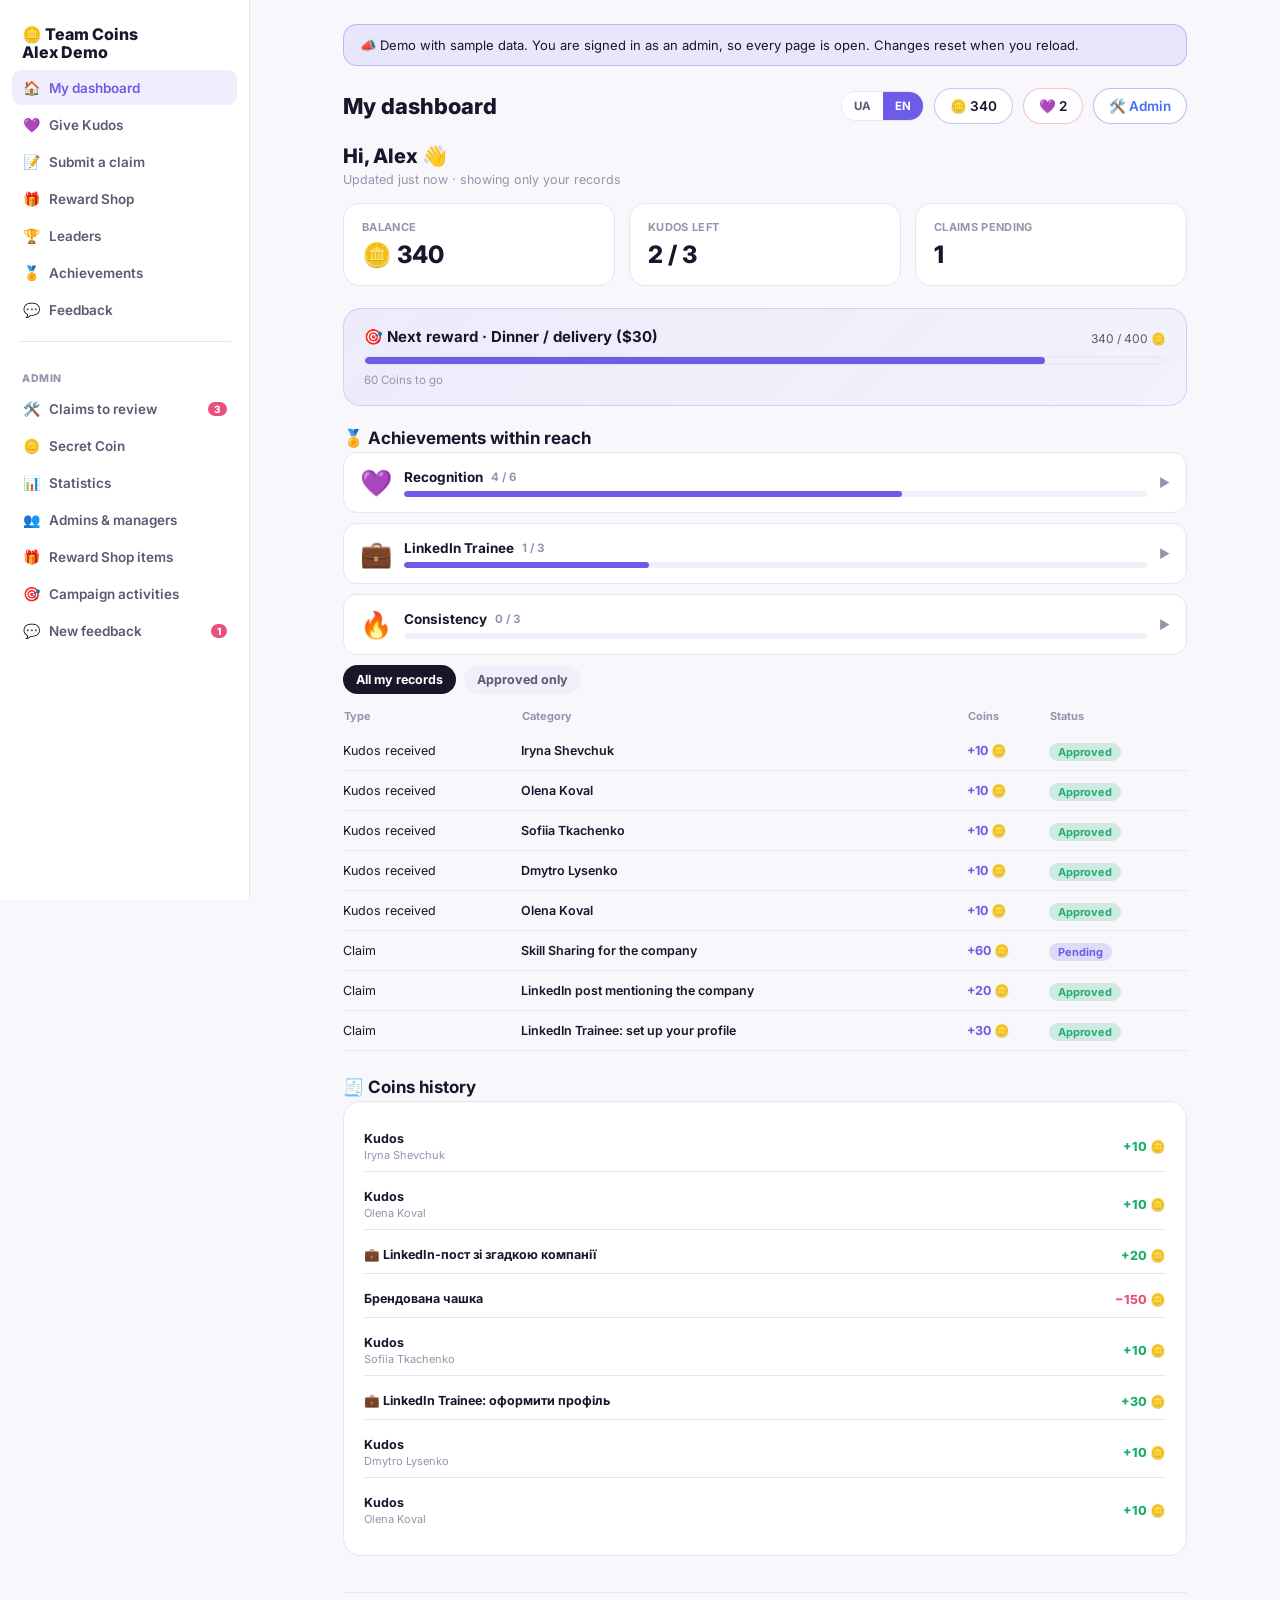
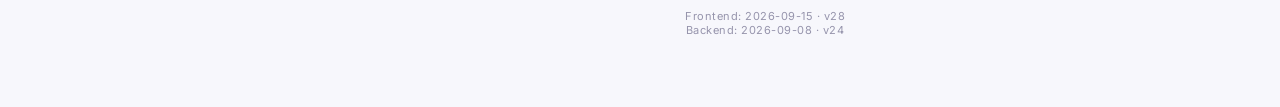
<file: team-coins/demo/index.html>
<!DOCTYPE html>
<html>
<head>
<title>Team Coins · Demo</title>
<meta charset="UTF-8">
<meta name="viewport" content="width=device-width, initial-scale=1.0">
<style>
@import url('https://fonts.googleapis.com/css2?family=Inter:wght@400;500;600;700;800&display=swap');

:root{
  --bg: #F7F7FC;
  --bg-deep: #F1F0FA;
  --card: #FFFFFF;
  --card-border: #E7E5F3;
  --gold: #6C5CE7;
  --gold-soft: rgba(108,92,231,0.10);
  --coral: #E8527A;
  --mint: #1FAE6E;
  --sky: #4A6CF7;
  --text: #17162B;
  --text-dim: #5B5A72;
  --text-faint: #9694AC;
}
*{box-sizing:border-box;}
html,body{margin:0;padding:0;}
body{
  background: var(--bg);
  color: var(--text);
  font-family: 'Inter', sans-serif;
  min-height:100vh;
  -webkit-font-smoothing: antialiased;
}

/* ============================================================
   SIDEBAR NAVIGATION SHELL — окремі "сторінки", а не один скрол
============================================================ */
.app-shell{ display:flex; min-height:100vh; align-items:flex-start; }
.sidebar{
  width: 250px; flex-shrink:0; background: var(--card); border-right:1px solid var(--card-border);
  padding: 20px 12px 20px; display:flex; flex-direction:column; gap:2px;
  min-height:100vh; position: sticky; top:0;
}
.sidebar-brand{ display:flex; align-items:center; gap:8px; padding: 4px 10px 6px; font-weight:800; font-size:16px; }
.sidebar-brand .who{ font-size:11px; color:var(--text-faint); font-weight:500; padding: 0 10px 16px; }
.sidebar-item{
  display:flex; align-items:center; gap:9px; padding:9px 10px; border-radius:9px;
  font-size:13.5px; font-weight:600; color:var(--text-dim); cursor:pointer; user-select:none;
}
.sidebar-item:hover{ background: var(--bg-deep); }
.sidebar-item.active{ background: var(--gold-soft); color: var(--gold); }
.sidebar-item .ic{ width:18px; text-align:center; flex-shrink:0; font-size:14px; }
.sidebar-item .lbl{ flex:1; min-width:0; overflow:hidden; text-overflow:ellipsis; white-space:nowrap; }
.sidebar-badge{ background: var(--coral); color:#fff; font-size:10px; font-weight:800; border-radius:999px; padding:1px 6px; min-width:16px; text-align:center; }
.sidebar-section-label{ font-size:10.5px; text-transform:uppercase; letter-spacing:.05em; color:var(--text-faint); margin:16px 10px 4px; font-weight:800; }
.sidebar-divider{ height:1px; background: var(--card-border); margin: 12px 6px; }

.main-wrap{ flex:1; min-width:0; }
.main-content{ max-width: 900px; margin: 0 auto; padding: 24px 28px 70px; }

.content-header{ display:flex; justify-content:space-between; align-items:center; gap:16px; margin-bottom: 20px; flex-wrap: wrap; }
.content-title{ font-family:'Inter', sans-serif; font-size: 22px; font-weight:800; }
.content-header-right{ display:flex; align-items:center; gap:10px; flex-wrap:wrap; }

.lang-toggle{ display:flex; border:1px solid var(--card-border); border-radius:999px; overflow:hidden; }
.lang-btn{ border:none; background: var(--card); color: var(--text-dim); font-family:'Inter',sans-serif; font-weight:700; font-size:11.5px; padding: 7px 12px; cursor:pointer; }
.lang-btn.active{ background: var(--gold); color:#FFFFFF; }

.pill{ display:flex; align-items:center; gap:8px; padding: 9px 15px; border-radius: 999px; border:1px solid var(--card-border); background: var(--card); font-weight:600; font-size: 13.5px; white-space:nowrap; }
.pill.coins{ border-color: rgba(108,92,231,0.35); }
.pill.kudos{ border-color: rgba(232,82,122,0.35); }
.pill.admin{ border-color: rgba(74,108,247,0.4); color: var(--sky); }

.announcement{
  background: var(--gold-soft); border: 1px solid rgba(108,92,231,0.35);
  border-radius: 14px; padding: 12px 16px; margin-bottom: 22px;
  font-size: 13px; color: var(--text); display:flex; align-items:center; gap:8px;
}

.section-title{ font-family:'Inter', sans-serif; font-size: 17px; font-weight:700; margin: 26px 0 4px; }
.section-title:first-child{ margin-top:0; }
.section-sub{ font-size:12.5px; color: var(--text-faint); margin-bottom:16px; }

.stat-cards{ display:grid; grid-template-columns: repeat(auto-fit, minmax(150px,1fr)); gap:14px; margin-bottom: 22px; }
.stat-card{ background: var(--card); border:1px solid var(--card-border); border-radius:16px; padding:16px 18px; }
.stat-card .lbl{ font-size:11px; color:var(--text-faint); text-transform:uppercase; letter-spacing:.03em; margin-bottom:6px; font-weight:700; }
.stat-card .val{ font-size:24px; font-weight:800; display:flex; align-items:center; gap:6px; }

.progress-panel{border-radius:18px;padding:18px 20px;margin-bottom:22px;border:1px solid rgba(108,92,231,0.22);background:linear-gradient(135deg,rgba(108,92,231,0.07),rgba(74,108,247,0.03));}
.progress-head{display:flex;justify-content:space-between;gap:12px;align-items:flex-end;margin-bottom:10px;}
.progress-title{font-size:15px;font-weight:700;}
.progress-value{font-size:12px;color:var(--text-dim);}
.progress-track{height:9px;border-radius:999px;background:var(--bg-deep);overflow:hidden;border:1px solid var(--card-border);}
.progress-fill{height:100%;background:var(--gold);border-radius:999px;transition:width .25s ease;}
.progress-note{font-size:11.5px;color:var(--text-faint);margin-top:8px;}

.history{display:flex;flex-direction:column;gap:8px;}
.history-item{display:flex;align-items:center;justify-content:space-between;gap:12px;padding:9px 0;border-bottom:1px solid var(--card-border);font-size:12.5px;}
.history-item:last-child{border-bottom:none;}
.history-main{min-width:0;}
.history-main b{color:var(--text);}
.history-source{display:block;color:var(--text-faint);font-size:11px;margin-top:2px;}
.history-amount{font-weight:800;white-space:nowrap;}
.history-amount.earn{color:var(--mint);}
.history-amount.spend{color:var(--coral);}

.table-tabs{ display:flex; gap:8px; margin-bottom:14px; }
.table-tab{ font-size:12.5px; font-weight:700; padding:7px 13px; border-radius:999px; background:var(--bg-deep); color:var(--text-dim); cursor:pointer; }
.table-tab.active{ background: var(--text); color:#fff; }

.panel{ border-radius: 18px; padding: 20px; margin-bottom: 22px; border: 1px solid var(--card-border); background: var(--card); }
.panel.kudos-panel{ background: linear-gradient(135deg, rgba(232,82,122,0.05), rgba(108,92,231,0.03)); border-color: rgba(232,82,122,0.22); }
.panel.claim-panel{ background: linear-gradient(135deg, rgba(74,108,247,0.05), rgba(108,92,231,0.03)); border-color: rgba(74,108,247,0.22); }
.panel.admin-panel{ background: linear-gradient(135deg, rgba(108,92,231,0.06), rgba(232,82,122,0.03)); border-color: rgba(108,92,231,0.25); }
.panel-title{ font-family:'Inter', sans-serif; font-size: 16.5px; font-weight: 600; margin-bottom: 12px; display:flex; align-items:center; gap:6px; }
.panel-note{ font-size:12px; color:var(--text-dim); margin-bottom:10px; }

.form-row{ display:flex; gap:10px; flex-wrap: wrap; }
.form-row select, .form-row textarea, .form-row input[type=text], .form-row input[type=number]{
  background: var(--bg-deep); border: 1px solid var(--card-border); border-radius: 10px;
  padding: 10px 12px; color: var(--text); font-family:'Inter',sans-serif; font-size: 13.5px; outline: none;
}
.form-row select{ flex: 1 1 200px; }
.form-row textarea{ flex: 2 1 260px; resize: none; min-height: 40px; }
.form-row input[type=text]{ flex: 1 1 160px; }
.form-row input[type=number]{ width: 90px; }
.form-row select:focus, .form-row textarea:focus, .form-row input:focus{ border-color: var(--sky); }

.combo-wrap{ position: relative; flex: 1 1 200px; }
.combo-wrap input.combo-input{ width: 100%; }
.combo-dropdown{
  display:none; position:absolute; top:calc(100% + 4px); left:0; right:0; z-index: 20;
  background: var(--card); border:1px solid var(--card-border); border-radius:10px;
  max-height: 220px; overflow-y:auto; box-shadow: 0 8px 20px rgba(23,22,43,0.12);
}
.combo-item{ padding: 9px 12px; font-size:13.5px; cursor:pointer; }
.combo-item:hover, .combo-item.active{ background: var(--bg-deep); }
.combo-empty{ padding: 9px 12px; font-size:12.5px; color: var(--text-faint); }

.btn{
  border:none; border-radius:10px; padding:0 18px; height: 40px;
  font-weight:700; font-size:13.5px; cursor:pointer; font-family:'Inter',sans-serif;
}
.btn.pink{ background: var(--coral); color:#FFFFFF; }
.btn.blue{ background: var(--sky); color:#FFFFFF; }
.btn.gold{ background: var(--gold); color:#FFFFFF; }
.btn.mint{ background: var(--mint); color:#FFFFFF; }
.btn.ghost{ background: var(--bg-deep); color: var(--text-dim); }
.btn:disabled{ background: var(--card-border); color: var(--text-faint); cursor:not-allowed; }

.hint{ font-size:11.5px; color: var(--text-faint); margin: 6px 0 10px; }

.feed{ margin-top:14px; display:flex; flex-direction:column; gap:7px; }
.feed-item{ font-size:12.5px; color: var(--text-dim); }
.feed-item b{ color: var(--text); }
.feed-item.sent{ color: var(--text-dim); }
.feed-item.received{ color: var(--text); }

.badge{ display:inline-block; padding: 2px 9px; border-radius: 999px; font-size: 11px; font-weight:700; }
.badge.pending{ background: rgba(108,92,231,0.18); color: var(--gold); }
.badge.approved{ background: rgba(31,174,110,0.18); color: var(--mint); }
.badge.rejected{ background: rgba(232,82,122,0.18); color: var(--coral); }

.sub-row{ display:flex; align-items:center; justify-content:space-between; gap:10px; padding: 8px 0; border-bottom: 1px solid var(--card-border); font-size:12.5px; }
.sub-row:last-child{ border-bottom: none; }
.sub-row-main{ display:flex; flex-direction:column; gap:2px; }
.sub-row-main .cat{ color: var(--text); font-weight:600; }
.sub-row-main .coins{ color: var(--gold); font-weight:600; }

.pending-item{ padding: 10px 0; border-bottom: 1px solid var(--card-border); }
.pending-item:last-child{ border-bottom:none; }
.pending-top{ display:flex; justify-content:space-between; gap:8px; margin-bottom:4px; font-size:12.5px; }
.pending-top b{ color: var(--text); }
.pending-proof{ font-size:12px; color: var(--text-dim); margin-bottom:8px; }
.pending-actions{ display:flex; gap:8px; }
.pending-actions .btn{ height:32px; padding: 0 14px; font-size:12px; }

.admin-list{ display:flex; flex-direction:column; gap:6px; margin-bottom: 12px; }
.admin-chip{ display:flex; justify-content:space-between; align-items:center; background: var(--bg-deep); border-radius:10px; padding:7px 12px; font-size:12.5px; }
.admin-chip .owner-tag{ font-size:10px; color: var(--text-faint); }
.admin-chip button{ background:none; border:none; color: var(--coral); cursor:pointer; font-size:12px; font-weight:700; }

.lb-card{ border-radius: 16px; padding: 16px 18px; border: 1px solid var(--card-border); background: var(--card); margin-bottom: 18px; }
.lb-card-title{ font-family:'Inter', sans-serif; font-size: 14.5px; font-weight: 600; margin-bottom: 10px; display:flex; align-items:center; gap:6px; }
.lb-card-note{ font-size:11px; color: var(--text-faint); margin: -6px 0 10px; line-height:1.4; }
.lb-row{ display:flex; align-items:flex-start; justify-content:space-between; gap:10px; padding:7px 0; border-bottom:1px solid var(--card-border); font-size:13px; }
.lb-row:last-child{ border-bottom:none; }
.lb-row-left{ display:flex; align-items:flex-start; gap:8px; min-width:0; }
.lb-marker{ display:inline-block; width:20px; flex-shrink:0; color: var(--text-faint); font-weight:700; font-size:13px; line-height:1.3; }
.lb-name{ font-weight:600; font-size:13px; color: var(--text); line-height:1.3; }
.lb-value{ color: var(--gold); font-weight:700; font-size:13px; white-space:nowrap; flex-shrink:0; padding-top:1px; }

.grid{ display:grid; grid-template-columns: repeat(auto-fill, minmax(190px, 1fr)); gap:14px; }
.card{ background: var(--card); border:1px solid var(--card-border); border-radius:16px; overflow:hidden; display:flex; flex-direction:column; }
.card.sold-out{ opacity:.5; }
.card-media{ height:100px; display:flex; align-items:center; justify-content:center; font-size:42px; background: var(--bg-deep); }
.card-body{ padding:13px 14px 14px; display:flex; flex-direction:column; gap:7px; flex:1; }
.card-top{ display:flex; justify-content:space-between; gap:8px; }
.card-name{ font-weight:600; font-size:13.5px; }
.card-price{ font-weight:700; font-size:13px; color: var(--gold); white-space:nowrap; }
.card-desc{ font-size:11.5px; color: var(--text-faint); min-height: 28px; line-height:1.4; }
.card-stock{ font-size:11px; color: var(--mint); }
.card-action{ margin-top:auto; border:none; border-radius:9px; padding:8px 0; font-weight:700; font-size:12.5px; cursor:pointer; font-family:'Inter',sans-serif; }
.card-action.buy{ background: var(--gold); color:#FFFFFF; }
.card-action.locked{ background: var(--bg-deep); color: var(--text-faint); cursor:not-allowed; }
.card-action.owned{ background: var(--mint); color:#FFFFFF; cursor:default; }

.toast{
  position: fixed; bottom: 22px; left:50%; transform: translateX(-50%) translateY(20px);
  background:#17162B; border:1px solid rgba(255,255,255,0.1); color: #FFFFFF;
  padding: 11px 18px; border-radius: 12px; font-size: 13px; opacity:0; transition: opacity .25s, transform .25s;
  pointer-events:none; box-shadow: 0 8px 24px rgba(0,0,0,.25); max-width: 90%; text-align:center;
}
.toast.show{ opacity:1; transform: translateX(-50%) translateY(0); }
.loading-note, .error-note{ color: var(--text-faint); font-size:17px; font-weight:600; width:100%; min-height:100vh; display:flex; align-items:center; justify-content:center; text-align:center; }
.error-note{ color: #D6395C; }

.modal-overlay{
  position: fixed; inset: 0; background: rgba(23,16,28,0.72);
  display:flex; align-items:center; justify-content:center; padding: 20px;
  z-index: 100; opacity:0; pointer-events:none; transition: opacity .18s;
}
.modal-overlay.show{ opacity:1; pointer-events:auto; }
.modal-box{
  background-color: #FFFFFF; opacity: 1;
  border:1px solid var(--card-border); border-radius: 18px;
  padding: 24px; max-width: 360px; width:100%; text-align:center;
  box-shadow: 0 20px 60px rgba(23,22,43,0.35);
  transform: translateY(8px) scale(.98); transition: transform .18s;
}
.modal-overlay.show .modal-box{ transform: translateY(0) scale(1); }
.modal-emoji{ font-size: 40px; margin-bottom: 10px; }
.modal-title{ font-family:'Inter', sans-serif; font-size: 18px; font-weight:600; margin-bottom: 6px; }
.modal-sub{ font-size: 13px; color: var(--text-dim); margin-bottom: 4px; }
.modal-price{ font-size: 15px; color: var(--gold); font-weight:700; margin-bottom: 18px; }
.modal-actions{ display:flex; gap:10px; }
.modal-btn{ flex:1; border:none; border-radius:10px; padding: 11px 0; font-weight:700; font-size:13.5px; cursor:pointer; font-family:'Inter',sans-serif; }
.modal-btn.cancel{ background: var(--bg-deep); color: var(--text-dim); }
.modal-btn.confirm{ background: var(--gold); color:#FFFFFF; }
.modal-btn:disabled{ opacity:.6; cursor:not-allowed; }
.modal-success .modal-title{ color: var(--mint); }
.modal-success .modal-sub{ margin-bottom: 18px; }
.modal-btn.close-success{ background: var(--mint); color:#FFFFFF; width:100%; }

.cat-groups{ display:flex; gap:8px; flex-wrap:wrap; margin-bottom: 12px; }
.cat-group-btn{ border:1px solid var(--card-border); background: var(--bg-deep); color: var(--text-dim); border-radius:999px; padding:8px 14px; font-family:'Inter',sans-serif; font-weight:700; font-size:12.5px; cursor:pointer; white-space:nowrap; }
.cat-group-btn.active{ background: var(--sky); border-color: var(--sky); color:#FFFFFF; }
.cat-group-empty{ font-size:12.5px; color:var(--text-faint); padding: 10px 0; }
.campaign-chip-group{ margin-bottom: 14px; }
.campaign-chip-group-title{ font-size:11.5px; font-weight:700; color: var(--text-faint); text-transform:uppercase; letter-spacing:.03em; margin: 10px 0 6px; }

.card.achievement-locked{ opacity:.55; }
.achievement-badge-emoji{ font-size:36px; }
.achievement-coins-tag{ font-size:11px; font-weight:800; color:var(--gold); background:var(--gold-soft); border-radius:999px; padding:2px 10px; display:inline-block; }

.ach-teaser{ border:1px solid var(--card-border); background:var(--card); border-radius:14px; padding:14px 16px; margin-bottom:10px; cursor:pointer; }
.ach-teaser-head{ display:flex; align-items:center; gap:12px; }
.ach-teaser-emoji{ font-size:26px; flex-shrink:0; }
.ach-teaser-body{ flex:1; min-width:0; }
.ach-teaser-title{ font-weight:700; font-size:13.5px; display:flex; align-items:center; gap:8px; }
.ach-teaser-frac{ font-size:11.5px; color:var(--text-faint); font-weight:700; }
.ach-teaser-track{ height:6px; border-radius:999px; background:var(--bg-deep); overflow:hidden; margin-top:6px; }
.ach-teaser-fill{ height:100%; background:var(--gold); border-radius:999px; }
.ach-teaser-chevron{ color:var(--text-faint); font-size:12px; flex-shrink:0; transition:transform .15s; }
.ach-teaser.expanded .ach-teaser-chevron{ transform:rotate(90deg); }
.ach-teaser-tasks{ display:none; margin-top:12px; padding-top:12px; border-top:1px solid var(--card-border); }
.ach-teaser.expanded .ach-teaser-tasks{ display:block; }
.ach-task-row{ display:flex; align-items:center; gap:9px; padding:5px 0; font-size:12.5px; }
.ach-task-row .chk{ width:16px; height:16px; border-radius:5px; border:1.5px solid var(--card-border); flex-shrink:0; display:flex; align-items:center; justify-content:center; font-size:10px; }
.ach-task-row.done .chk{ background:var(--mint); border-color:var(--mint); color:#fff; }
.ach-task-row.done .lbl{ color:var(--text-faint); text-decoration:line-through; }
.ach-task-row .amt{ margin-left:auto; color:var(--gold); font-weight:700; font-size:11.5px; }
.ach-part-tag{ display:inline-block; font-size:10.5px; font-weight:700; color:var(--gold); background:var(--gold-soft); border-radius:999px; padding:2px 9px; margin-top:6px; }

@media (max-width: 560px){
  .sidebar{ width: 210px; padding: 16px 8px; }
  .sidebar-item .lbl{ font-size:12.5px; }
  .main-content{ padding: 18px 14px 60px; }
}
</style>
</head>
<body>

<div class="app-shell" id="app">
  <div class="loading-note">Loading your balance… / Завантажуємо ваш баланс…</div>
</div>
<div class="toast" id="toast"></div>
<div class="modal-overlay" id="modal-overlay"><div class="modal-box" id="modal-box"></div></div>

<!-- Demo only: run the real backend in the browser with sample data -->
<script src="gas-shim.js"></script>
<script src="backend.js"></script>
<script src="seed.js"></script>
<script src="runner.js"></script>
<script>
const BUILD_VERSION = '2026-09-15 · v28';

let state = null;
let pendingRewardId = null;

let currentLang = (function(){
  try { return localStorage.getItem('teamcoins_lang') || 'ua'; } catch(e){ return 'ua'; }
})();

// Сторінкова навігація: currentPage визначає, яка "сторінка" рендериться
// в main-content, а сайдбар підсвічує активний пункт.
let currentPage = 'home';
let activeClaimGroup = 'base';
let myRecordsFilter = 'all';
let statsData = null;
let statsLoading = false;
let expandedAchievementId = null;
function toggleAchievementTeaser_(id){ expandedAchievementId = (expandedAchievementId === id) ? null : id; render(); }

function setPage(pageId){
  currentPage = pageId;
  if (pageId === 'stats' && !statsData && !statsLoading) loadStats_();
  render();
}

const NAV_ITEMS = [
  { id:'home',        icon:'🏠', labelKey:'navHome' },
  { id:'kudos',       icon:'💜', labelKey:'navKudos' },
  { id:'claim',       icon:'📝', labelKey:'navClaim' },
  { id:'shop',        icon:'🎁', labelKey:'navShop' },
  { id:'leaders',     icon:'🏆', labelKey:'navLeaders' },
  { id:'achievements',icon:'🏅', labelKey:'navAchievements' },
  { id:'feedback',    icon:'💬', labelKey:'navFeedback' },
];
const ADMIN_NAV_ITEMS = [
  { id:'pending',           icon:'🛠️', labelKey:'navPending',           visible: s => s.isAdmin,                 badge: s => s.pendingSubmissions.length },
  { id:'secretcoin',        icon:'🪙', labelKey:'navSecretCoin',        visible: s => s.isAdmin || s.isManager },
  { id:'stats',             icon:'📊', labelKey:'navStats',             visible: s => s.isAdmin },
  { id:'people',            icon:'👥', labelKey:'navPeople',            visible: s => s.isAdmin },
  { id:'shopadmin',         icon:'🎁', labelKey:'navShopAdmin',         visible: s => s.isAdmin },
  { id:'campaignadmin',     icon:'🎯', labelKey:'navCampaignAdmin',     visible: s => s.isAdmin },
  { id:'suggestionsadmin',  icon:'💬', labelKey:'navSuggestionsAdmin',  visible: s => s.isAdmin,                 badge: s => s.pendingSuggestions.length },
];

const T = {
  ua: {
    loading: 'Завантажуємо ваш баланс…',
    admin: 'Адмін',
    managerBadge: 'Менеджер',
    navHome: 'Мій кабінет',
    navKudos: 'Дати Kudos',
    navClaim: 'Подати заявку',
    navShop: 'Reward Shop',
    navLeaders: 'Лідери',
    navAchievements: 'Ачівки',
    navFeedback: 'Відгуки',
    navPending: 'Заявки на розгляд',
    navSecretCoin: 'Secret Coin',
    navStats: 'Статистика',
    navPeople: 'Адміни та менеджери',
    navShopAdmin: 'Товари Reward Shop',
    navCampaignAdmin: 'Кампанійні активності',
    navSuggestionsAdmin: 'Нові відгуки',
    adminSectionLabel: 'Адмін',
    homeGreeting: name => `Привіт, ${name} 👋`,
    homeSub: 'Останнє оновлення щойно · зафільтровано лише твої записи',
    statBalance: 'Баланс',
    statKudosLeft: 'Kudos залишилось',
    statPending: 'Заявок на розгляді',
    tableAll: 'Всі мої записи',
    tableApprovedOnly: 'Тільки Approved',
    colType: 'Тип',
    colCategory: 'Категорія',
    colCoins: 'Coins',
    colStatus: 'Статус',
    rowKudosReceived: 'Kudos отримано',
    rowClaim: 'Заявка',
    rowOrder: 'Замовлення',
    myRecordsEmpty: 'Записів ще немає.',
    statsModalTitle: '📊 Статистика платформи',
    statsLoading: 'Рахуємо…',
    statsEngagementTitle: 'Залученість',
    statsTotalUsers: n => `${n} зареєстрованих користувачів`,
    statsTotalCoinsHeld: (n, ce) => `${n} ${ce} зараз на балансах (не витрачено)`,
    statsKudosTitle: 'Kudos',
    statsKudosGiven: n => `${n} Kudos надіслано всього`,
    statsKudosGivers: n => `${n} людей хоч раз давали Kudos`,
    statsKudosReceivers: n => `${n} людей хоч раз отримували Kudos`,
    statsClaimsTitle: 'Заявки на Coins',
    statsClaimsTotal: n => `${n} заявок подано всього`,
    statsClaimsBreakdown: (a, r, p) => `${a} прийнято · ${r} відхилено · ${p} на розгляді`,
    statsClaimsTopCategory: (cat, n) => `Найпопулярніша категорія: ${cat} (${n} разів)`,
    statsClaimsNone: 'Заявок ще не подавали.',
    statsSecretCoinTitle: 'Secret Coin',
    statsSecretCoinGrants: n => `${n} видач Secret Coin`,
    statsSecretCoinTotal: (n, ce) => `${n} ${ce} видано сумарно`,
    statsRewardsTitle: 'Reward Shop',
    statsOrdersTotal: n => `${n} замовлень зроблено`,
    statsCoinsSpent: (n, ce) => `${n} ${ce} витрачено на призи`,
    statsTopReward: (name, n) => `Найпопулярніший приз: ${name} (${n} разів)`,
    statsRewardsNone: 'Ще ніхто нічого не купував.',
    statsSuggestionsTitle: 'Відгуки',
    statsSuggestionsTotal: (total, unread) => `${total} відгуків надіслано, ${unread} ще не прочитано`,
    statsCloseBtn: 'Закрити',
    showAllBtn: 'Переглянути всю історію',
    currentBalanceLabel: 'Поточний баланс',
    suggestionsArchiveBtn: 'Архів',
    suggestionsArchiveTitle: '📂 Архів прочитаних відгуків',
    suggestionsArchiveLoading: 'Завантажуємо…',
    suggestionsArchiveEmpty: 'Архів поки що порожній.',
    kudosPanelTitle: '💜 Дати Kudos',
    kudosLeftNote: n => `Залишилось ${n} з 3 цього місяця — згорають в кінці місяця`,
    kudosToPlaceholder: 'Кому?',
    kudosMsgPlaceholder: 'За що дякуєте?',
    kudosSendBtn: 'Надіслати',
    kudosLimitReached: 'Ліміт вичерпано',
    kudosSending: 'Надсилаємо…',
    myKudosTitle: '💜 Моя стрічка Kudos',
    myKudosSub: 'Ви дали й отримали',
    kudosSentPrefix: 'Ви подякували',
    kudosReceivedSuffix: 'подякував(ла) вам',
    kudosEmpty: 'Поки що немає жодного Kudos.',
    leaderboardTitle: '🏆 Лідери',
    leaderboardKudos: 'Топ за Kudos цього місяця',
    leaderboardCategory: 'Лідери за категоріями цього місяця',
    leaderboardCategoryNote: 'По одному лідеру на кожну категорію — рахується з 1 числа, скидається щомісяця',
    leaderboardEmpty: 'Ще немає даних цього місяця.',
    progressTitle: '🎯 Наступна нагорода',
    progressNone: 'Усі доступні нагороди вже отримано.',
    progressToGo: n => `Ще ${n} Коїнів`,
    historyTitle: '🧾 Історія Коїнів',
    historyEmpty: 'Транзакцій ще немає.',
    claimPanelTitle: cn => `📝 Подати заявку на ${cn}`,
    claimPanelNote: 'Story, LinkedIn, Skill Sharing, дайджест, виступи та інше — після підтвердження HR',
    claimProofPlaceholder: 'Посилання чи короткий опис-підтвердження',
    claimSubmitBtn: 'Надіслати',
    claimSending: 'Надсилаємо…',
    mySubmissionsTitle: 'Мої заявки',
    noSubmissions: 'Заявок ще немає.',
    statusPending: 'На розгляді',
    statusApproved: 'Прийнято',
    statusRejected: 'Відхилено',
    pendingSectionTitle: 'Заявки на розгляді',
    noPending: 'Немає заявок на розгляді.',
    approveBtn: 'Прийняти',
    rejectBtn: 'Відхилити',
    adminsSectionTitle: 'Адміністратори',
    ownerLabel: owner => `Власник (завжди адмін): ${owner}`,
    addAdminPlaceholder: 'email@yourcompany.com',
    addAdminBtn: 'Додати адміна',
    removeBtn: 'Прибрати',
    managersSectionTitle: 'Менеджери',
    managersSectionNote: 'Мають доступ лише до Secret Coin — не бачать заявки чи адмінку',
    addManagerPlaceholder: 'email@yourcompany.com',
    addManagerBtn: 'Додати менеджера',
    noManagers: 'Ще немає жодного менеджера.',
    toastManagerAdded: '✅ Менеджера додано',
    toastManagerRemoved: 'Прибрано з менеджерів',
    manageRewardsTitle: '🎁 Товари Reward Shop',
    rewardNamePlaceholder: 'Назва (укр.)',
    rewardNameEnPlaceholder: 'Назва (англ., опц.)',
    rewardPricePlaceholder: 'Ціна в Coins',
    rewardEmojiPlaceholder: 'Емодзі',
    rewardDescPlaceholder: 'Опис (укр., опц.)',
    rewardDescEnPlaceholder: 'Опис (англ., опц.)',
    rewardStockPlaceholder: 'Обмежена кількість (опц.)',
    addRewardBtn: 'Додати товар',
    addRewardSending: 'Додаємо…',
    suggestionsTitle: '💬 Відгуки та пропозиції',
    suggestionsNote: 'Ідея, зауваження, щось не працює — пишіть сюди, HR це читає',
    suggestionPlaceholder: 'Ваш відгук чи пропозиція…',
    suggestionSubmitBtn: 'Надіслати',
    suggestionSending: 'Надсилаємо…',
    suggestionsAdminTitle: '💬 Нові відгуки',
    noSuggestions: 'Немає нових відгуків.',
    suggestionMarkReadBtn: 'Прочитано',
    toastSuggestionEmpty: 'Напишіть щось перед відправкою',
    toastSuggestionSent: '💬 Дякуємо за відгук!',
    toastSuggestionRead: 'Позначено прочитаним',
    secretCoinTitle: '🪙 Secret Coin',
    secretCoinNote: 'не 2 квартали підряд тій самій людині',
    secretCoinRemaining: (left, ce) => `залишилось ${left} ${ce} з 100 цього кварталу`,
    secretCoinRecipientPlaceholder: 'Отримувач…',
    secretCoinCoinsPlaceholder: 'Coins',
    secretCoinReasonPlaceholder: 'За що саме?',
    secretCoinSubmitBtn: 'Видати Secret Coin',
    secretCoinSending: 'Видаємо…',
    secretCoinHint: 'Треба поділити між двома людьми? Видайте двічі — ліміт рахується сумарно за квартал.',
    rewardShopTitle: 'Reward Shop',
    rewardShopSub: cn => `Обміняй ${cn} на подарунки`,
    rewardSoldOut: 'Немає в наявності',
    rewardOwned: 'Отримано ✓',
    rewardBuyBtn: 'Купити',
    rewardNeedMore: (n, ce) => `Ще ${n} ${ce}`,
    rewardRemaining: n => `Залишилось ${n}`,
    rewardAllSoldOut: 'Розібрали все',
    confirmCancel: 'Скасувати',
    confirmSubmit: 'Підтвердити замовлення',
    confirmProcessing: 'Обробляємо…',
    confirmFromBalance: ce => `${ce} з вашого балансу`,
    successTitle: 'Дякуємо! Замовлення надіслано',
    successSub: name => `«${name}» — HR побачить це в списку замовлень і зв'яжеться з вами.`,
    successClose: 'Зрозуміло',
    toastKudosChoose: 'Оберіть колегу зі списку',
    toastKudosReason: 'Напишіть, за що саме — це обов\u2019язково',
    toastKudosSent: '💜 Kudos надіслано — колега побачить це в стрічці',
    toastClaimProof: 'Додайте опис/посилання-підтвердження',
    toastClaimSent: '📝 Заявку надіслано на розгляд HR',
    toastApproved: '✅ Заявку прийнято',
    toastRejected: '🚫 Заявку відхилено',
    toastAdminAdded: '✅ Адміна додано',
    toastAdminRemoved: 'Прибрано з адмінів',
    toastRewardNeedName: 'Вкажіть назву й ціну товару',
    toastRewardAdded: '🎁 Товар додано в Reward Shop',
    toastRewardRemoved: 'Товар прибрано з Reward Shop',
    toastAdminEnterEmail: 'Введіть email',
    toastSkChoose: 'Оберіть отримувача і суму',
    toastSkReason: 'Вкажіть причину',
    toastScSent: '🪙 Secret Coin видано',
    toastBought: '🎉 Обміняно!',
    catGroupBase: '🌱 Базові активності',
    achievementsSub: 'Бейджі за активність на платформі',
    achievementsEarnedOn: date => `Отримано ${date}`,
    achievementsLocked: 'Ще не відкрито',
    achTeaserTitle: '🏅 Найближчі ачівки',
    manageCampaignTitle: '🎯 Кампанійні активності',
    manageCampaignNote: 'Тимчасові активності (маркетинг, HR тощо) — додавайте й прибирайте без правок коду',
    campaignGroupPlaceholder: 'Назва групи (напр. Маркетинг)',
    campaignTitlePlaceholder: 'Назва активності',
    campaignCoinsPlaceholder: 'Coins',
    campaignProofPlaceholder: 'Підказка щодо підтвердження (опц.)',
    addCampaignBtn: 'Додати активність',
    addCampaignSending: 'Додаємо…',
    toastCampaignNeedFields: 'Вкажіть групу, назву і ціну',
    toastCampaignAdded: '🎯 Активність додано',
    toastCampaignRemoved: 'Активність прибрано',
    noCampaignCategories: 'Поки немає кампанійних активностей.',
  },
  en: {
    loading: 'Loading your balance…',
    admin: 'Admin',
    managerBadge: 'Manager',
    navHome: 'My dashboard',
    navKudos: 'Give Kudos',
    navClaim: 'Submit a claim',
    navShop: 'Reward Shop',
    navLeaders: 'Leaders',
    navAchievements: 'Achievements',
    navFeedback: 'Feedback',
    navPending: 'Claims to review',
    navSecretCoin: 'Secret Coin',
    navStats: 'Statistics',
    navPeople: 'Admins & managers',
    navShopAdmin: 'Reward Shop items',
    navCampaignAdmin: 'Campaign activities',
    navSuggestionsAdmin: 'New feedback',
    adminSectionLabel: 'Admin',
    homeGreeting: name => `Hi, ${name} 👋`,
    homeSub: 'Updated just now · showing only your records',
    statBalance: 'Balance',
    statKudosLeft: 'Kudos left',
    statPending: 'Claims pending',
    tableAll: 'All my records',
    tableApprovedOnly: 'Approved only',
    colType: 'Type',
    colCategory: 'Category',
    colCoins: 'Coins',
    colStatus: 'Status',
    rowKudosReceived: 'Kudos received',
    rowClaim: 'Claim',
    rowOrder: 'Order',
    myRecordsEmpty: 'No records yet.',
    statsModalTitle: '📊 Platform statistics',
    statsLoading: 'Crunching numbers…',
    statsEngagementTitle: 'Engagement',
    statsTotalUsers: n => `${n} registered users`,
    statsTotalCoinsHeld: (n, ce) => `${n} ${ce} currently held on balances (unspent)`,
    statsKudosTitle: 'Kudos',
    statsKudosGiven: n => `${n} Kudos sent in total`,
    statsKudosGivers: n => `${n} people have given at least 1 Kudos`,
    statsKudosReceivers: n => `${n} people have received at least 1 Kudos`,
    statsClaimsTitle: 'Coins claims',
    statsClaimsTotal: n => `${n} claims submitted in total`,
    statsClaimsBreakdown: (a, r, p) => `${a} approved · ${r} rejected · ${p} pending`,
    statsClaimsTopCategory: (cat, n) => `Most popular category: ${cat} (${n} times)`,
    statsClaimsNone: 'No claims submitted yet.',
    statsSecretCoinTitle: 'Secret Coin',
    statsSecretCoinGrants: n => `${n} Secret Coin grants`,
    statsSecretCoinTotal: (n, ce) => `${n} ${ce} granted in total`,
    statsRewardsTitle: 'Reward Shop',
    statsOrdersTotal: n => `${n} orders placed`,
    statsCoinsSpent: (n, ce) => `${n} ${ce} spent on rewards`,
    statsTopReward: (name, n) => `Most popular reward: ${name} (${n} times)`,
    statsRewardsNone: 'No purchases yet.',
    statsSuggestionsTitle: 'Feedback',
    statsSuggestionsTotal: (total, unread) => `${total} feedback submitted, ${unread} still unread`,
    statsCloseBtn: 'Close',
    showAllBtn: 'View full history',
    currentBalanceLabel: 'Current balance',
    suggestionsArchiveBtn: 'Archive',
    suggestionsArchiveTitle: '📂 Archive of read feedback',
    suggestionsArchiveLoading: 'Loading…',
    suggestionsArchiveEmpty: 'Archive is empty so far.',
    kudosPanelTitle: '💜 Give Kudos',
    kudosLeftNote: n => `${n} of 3 left this month — expire at month end`,
    kudosToPlaceholder: 'To whom?',
    kudosMsgPlaceholder: 'What for?',
    kudosSendBtn: 'Send',
    kudosLimitReached: 'Limit reached',
    kudosSending: 'Sending…',
    myKudosTitle: '💜 My Kudos feed',
    myKudosSub: 'Given and received',
    kudosSentPrefix: 'You thanked',
    kudosReceivedSuffix: 'thanked you',
    kudosEmpty: 'No Kudos yet.',
    leaderboardTitle: '🏆 Leaders',
    leaderboardKudos: 'Top Kudos this month',
    leaderboardCategory: 'Category leaders this month',
    leaderboardCategoryNote: 'One leader per category — counted from the 1st, resets every month',
    leaderboardEmpty: 'No data yet this month.',
    progressTitle: '🎯 Next reward',
    progressNone: 'You have claimed all available rewards.',
    progressToGo: n => `${n} Coins to go`,
    historyTitle: '🧾 Coins history',
    historyEmpty: 'No transactions yet.',
    claimPanelTitle: cn => `📝 Submit a claim for ${cn}`,
    claimPanelNote: 'Story, LinkedIn, Skill Sharing, digest, talks and more — after HR approval',
    claimProofPlaceholder: 'Link or a short description as proof',
    claimSubmitBtn: 'Send',
    claimSending: 'Sending…',
    mySubmissionsTitle: 'My claims',
    noSubmissions: 'No claims yet.',
    statusPending: 'Pending',
    statusApproved: 'Approved',
    statusRejected: 'Rejected',
    pendingSectionTitle: 'Claims to review',
    noPending: 'No claims pending review.',
    approveBtn: 'Approve',
    rejectBtn: 'Reject',
    adminsSectionTitle: 'Admins',
    ownerLabel: owner => `Owner (always admin): ${owner}`,
    addAdminPlaceholder: 'email@yourcompany.com',
    addAdminBtn: 'Add admin',
    removeBtn: 'Remove',
    managersSectionTitle: 'Managers',
    managersSectionNote: 'Have access only to Secret Coin — do not see claims or admin tools',
    addManagerPlaceholder: 'email@yourcompany.com',
    addManagerBtn: 'Add manager',
    noManagers: 'No managers yet.',
    toastManagerAdded: '✅ Manager added',
    toastManagerRemoved: 'Removed from managers',
    manageRewardsTitle: '🎁 Reward Shop items',
    rewardNamePlaceholder: 'Name (UA)',
    rewardNameEnPlaceholder: 'Name (EN, optional)',
    rewardPricePlaceholder: 'Price in Coins',
    rewardEmojiPlaceholder: 'Emoji',
    rewardDescPlaceholder: 'Description (UA, optional)',
    rewardDescEnPlaceholder: 'Description (EN, optional)',
    rewardStockPlaceholder: 'Limited quantity (optional)',
    addRewardBtn: 'Add item',
    addRewardSending: 'Adding…',
    suggestionsTitle: '💬 Feedback & suggestions',
    suggestionsNote: 'An idea, a note, something not working — write here, HR reads it',
    suggestionPlaceholder: 'Your feedback or suggestion…',
    suggestionSubmitBtn: 'Send',
    suggestionSending: 'Sending…',
    suggestionsAdminTitle: '💬 New feedback',
    noSuggestions: 'No new feedback.',
    suggestionMarkReadBtn: 'Mark read',
    toastSuggestionEmpty: 'Write something before sending',
    toastSuggestionSent: '💬 Thanks for the feedback!',
    toastSuggestionRead: 'Marked as read',
    secretCoinTitle: '🪙 Secret Coin',
    secretCoinNote: 'not the same person 2 quarters in a row',
    secretCoinRemaining: (left, ce) => `${left} ${ce} of 100 left this quarter`,
    secretCoinRecipientPlaceholder: 'Recipient…',
    secretCoinCoinsPlaceholder: 'Coins',
    secretCoinReasonPlaceholder: 'What for?',
    secretCoinSubmitBtn: 'Grant Secret Coin',
    secretCoinSending: 'Granting…',
    secretCoinHint: 'Need to split between two people? Grant twice — the quarterly limit is cumulative.',
    rewardShopTitle: 'Reward Shop',
    rewardShopSub: cn => `Exchange ${cn} for rewards`,
    rewardSoldOut: 'Out of stock',
    rewardOwned: 'Claimed ✓',
    rewardBuyBtn: 'Buy',
    rewardNeedMore: (n, ce) => `${n} ${ce} more`,
    rewardRemaining: n => `${n} left`,
    rewardAllSoldOut: 'All claimed',
    confirmCancel: 'Cancel',
    confirmSubmit: 'Confirm order',
    confirmProcessing: 'Processing…',
    confirmFromBalance: ce => `${ce} from your balance`,
    successTitle: 'Thank you! Order submitted',
    successSub: name => `"${name}" — HR will see this in the order list and reach out to you.`,
    successClose: 'Got it',
    toastKudosChoose: 'Choose a colleague from the list',
    toastKudosReason: 'Write what it\u2019s for — this is required',
    toastKudosSent: '💜 Kudos sent — your colleague will see it in the feed',
    toastClaimProof: 'Add a description/link as proof',
    toastClaimSent: '📝 Claim submitted for HR review',
    toastApproved: '✅ Claim approved',
    toastRejected: '🚫 Claim rejected',
    toastAdminAdded: '✅ Admin added',
    toastAdminRemoved: 'Removed from admins',
    toastRewardNeedName: 'Enter a name and price',
    toastRewardAdded: '🎁 Item added to Reward Shop',
    toastRewardRemoved: 'Item removed from Reward Shop',
    toastAdminEnterEmail: 'Enter an email',
    toastSkChoose: 'Choose a recipient and amount',
    toastSkReason: 'Enter a reason',
    toastScSent: '🪙 Secret Coin granted',
    toastBought: '🎉 Redeemed!',
    catGroupBase: '🌱 Base activities',
    achievementsSub: 'Badges for activity on the platform',
    achievementsEarnedOn: date => `Earned ${date}`,
    achievementsLocked: 'Not unlocked yet',
    achTeaserTitle: '🏅 Achievements within reach',
    manageCampaignTitle: '🎯 Campaign activities',
    manageCampaignNote: 'Temporary activities (marketing, HR, etc.) — add and remove without code changes',
    campaignGroupPlaceholder: 'Group name (e.g. Marketing)',
    campaignTitlePlaceholder: 'Activity name',
    campaignCoinsPlaceholder: 'Coins',
    campaignProofPlaceholder: 'Proof hint (optional)',
    addCampaignBtn: 'Add activity',
    addCampaignSending: 'Adding…',
    toastCampaignNeedFields: 'Enter group, name and price',
    toastCampaignAdded: '🎯 Activity added',
    toastCampaignRemoved: 'Activity removed',
    noCampaignCategories: 'No campaign activities yet.',
  },
};
function t(key){ return T[currentLang][key]; }

const ERR = {
  ua: {
    NO_IDENTITY: 'Не вдалося визначити ваш Google-акаунт. Переконайтесь, що ви увійшли під робочим акаунтом компанії, і відкрийте посилання ще раз.',
    WRONG_DOMAIN: 'Ця платформа доступна лише для акаунтів компанії.',
    NO_RECIPIENT: 'Вкажіть колегу зі списку.',
    SELF_KUDOS: 'Не можна дарувати Kudos собі.',
    RECIPIENT_NOT_FOUND: 'Цей колега ще не відкривав платформу — попросіть його зайти хоча б раз.',
    KUDOS_LIMIT: 'Ліміт Kudos на цей місяць вичерпано.',
    MESSAGE_REQUIRED: 'Напишіть, за що саме — це обов\u2019язково.',
    ALREADY_OWNED: 'Ви вже отримали цей приз.',
    SOLD_OUT: 'Товар закінчився.',
    INSUFFICIENT_BALANCE: 'Недостатньо Коїнів.',
    UNKNOWN_REWARD: 'Невідомий приз.',
    UNKNOWN_CATEGORY: 'Невідома категорія.',
    CATEGORY_ALREADY_DONE: 'Цю категорію можна подати лише один раз, і ви вже це зробили.',
    PROOF_REQUIRED: 'Додайте короткий опис/посилання-підтвердження.',
    CATEGORY_LIMIT: (period) => 'Ліміт для цієї категорії на ' + (period === 'week' ? 'цей тиждень' : 'цей місяць') + ' вичерпано.',
    SOCIAL_CAP: (cap) => `Місячний ліміт на соцмережі (${cap} ${state.currencyEmoji}) буде перевищено.`,
    ADMIN_ONLY_REVIEW: 'Лише адміністратори можуть підтверджувати заявки.',
    UNKNOWN_DECISION: 'Невідоме рішення.',
    SUBMISSION_NOT_FOUND: 'Заявку не знайдено.',
    ALREADY_REVIEWED: 'Цю заявку вже розглянуто.',
    ADMIN_ONLY_ADD: 'Лише адміністратори можуть додавати інших адмінів.',
    ADMIN_ONLY_REWARDS: 'Лише адміністратори можуть керувати товарами Reward Shop.',
    ADMIN_ONLY_CAMPAIGN: 'Лише адміністратори можуть керувати кампанійними активностями.',
    REWARD_NAME_REQUIRED: 'Вкажіть назву товару.',
    REWARD_PRICE_INVALID: 'Ціна має бути додатним числом.',
    CAMPAIGN_FIELDS_REQUIRED: 'Вкажіть групу, назву і ціну активності.',
    CAMPAIGN_PRICE_INVALID: 'Ціна має бути додатним числом.',
    UNKNOWN_CAMPAIGN_CATEGORY: 'Цю активність вже прибрано.',
    EMAIL_DOMAIN: (domain) => `Email має бути в домені @${domain}.`,
    ALREADY_ADMIN: 'Ця людина вже адміністратор.',
    ALREADY_MANAGER: 'Ця людина вже менеджер.',
    UNKNOWN_MANAGER: 'Такого менеджера не знайдено.',
    SUGGESTION_TEXT_REQUIRED: 'Напишіть текст перед відправкою.',
    SUGGESTION_NOT_FOUND: 'Відгук не знайдено.',
    ADMIN_ONLY_MANAGE: 'Лише адміністратори можуть керувати списком адмінів.',
    CANNOT_REMOVE_OWNER: 'Неможливо видалити основного власника платформи.',
    ADMIN_ONLY_SC: 'Лише адміністратори або менеджери можуть видавати Secret Coin.',
    SK_RECIPIENT_COUNT: 'Оберіть 1 або 2 отримувачів.',
    SC_TOTAL_RANGE: 'Сума Secret Coin має бути від 1 до 100 сумарно.',
    RECIPIENT_DOMAIN: (domain) => `Отримувач має бути з домену @${domain}.`,
    SC_CONSECUTIVE_QUARTER: (name) => `${name} вже отримував(ла) Secret Coin минулого кварталу — не можна 2 квартали підряд.`,
    SC_ALREADY_THIS_QUARTER: (name) => `${name} вже отримував(ла) Secret Coin цього кварталу.`,
    SC_QUARTER_BUDGET: (granted, remaining) => `Квартальний бюджет Secret Coin — 100 ${state.currencyEmoji} сумарно. Вже видано ${granted}, залишилось ${remaining}.`,
  },
  en: {
    NO_IDENTITY: "We can't find your Google account. Please make sure you are logged in with your work account, then open the link again.",
    WRONG_DOMAIN: 'This platform is only for company accounts.',
    NO_RECIPIENT: 'Please choose a colleague from the list.',
    SELF_KUDOS: "You can't give Kudos to yourself.",
    RECIPIENT_NOT_FOUND: "This colleague hasn't opened the platform yet. Ask them to open it once, then try again.",
    KUDOS_LIMIT: 'You have no Kudos left this month.',
    MESSAGE_REQUIRED: 'Please write what it is for. This is required.',
    ALREADY_OWNED: 'You already got this reward.',
    SOLD_OUT: 'This item is out of stock.',
    INSUFFICIENT_BALANCE: 'You do not have enough Coins.',
    UNKNOWN_REWARD: 'This reward does not exist.',
    UNKNOWN_CATEGORY: 'This category does not exist.',
    CATEGORY_ALREADY_DONE: 'This category can only be submitted once, and you already have.',
    PROOF_REQUIRED: 'Please add a short description or link as proof.',
    CATEGORY_LIMIT: (period) => `You reached the limit for this category ${period === 'week' ? 'this week' : 'this month'}.`,
    SOCIAL_CAP: (cap) => `This would go over the monthly social media limit (${cap} ${state.currencyEmoji}).`,
    ADMIN_ONLY_REVIEW: 'Only admins can approve or reject claims.',
    UNKNOWN_DECISION: 'Unknown decision.',
    SUBMISSION_NOT_FOUND: 'We could not find this claim.',
    ALREADY_REVIEWED: 'This claim was already reviewed.',
    ADMIN_ONLY_ADD: 'Only admins can add other admins.',
    ADMIN_ONLY_REWARDS: 'Only admins can manage Reward Shop items.',
    ADMIN_ONLY_CAMPAIGN: 'Only admins can manage campaign activities.',
    REWARD_NAME_REQUIRED: 'Please enter an item name.',
    REWARD_PRICE_INVALID: 'Price must be a positive number.',
    CAMPAIGN_FIELDS_REQUIRED: 'Enter a group, name and price for the activity.',
    CAMPAIGN_PRICE_INVALID: 'Price must be a positive number.',
    UNKNOWN_CAMPAIGN_CATEGORY: 'This activity was already removed.',
    EMAIL_DOMAIN: (domain) => `The email must be from @${domain}.`,
    ALREADY_ADMIN: 'This person is already an admin.',
    ALREADY_MANAGER: 'This person is already a manager.',
    UNKNOWN_MANAGER: 'This manager was not found.',
    SUGGESTION_TEXT_REQUIRED: 'Please write something before sending.',
    SUGGESTION_NOT_FOUND: 'This feedback was not found.',
    ADMIN_ONLY_MANAGE: 'Only admins can manage the admin list.',
    CANNOT_REMOVE_OWNER: 'You cannot remove the platform owner.',
    ADMIN_ONLY_SC: 'Only admins or managers can grant Secret Coin.',
    SK_RECIPIENT_COUNT: 'Please choose 1 or 2 recipients.',
    SC_TOTAL_RANGE: 'The Secret Coin total must be between 1 and 100.',
    RECIPIENT_DOMAIN: (domain) => `The recipient must have an @${domain} email.`,
    SC_CONSECUTIVE_QUARTER: (name) => `${name} already got Secret Coin last quarter. Not allowed 2 quarters in a row.`,
    SC_ALREADY_THIS_QUARTER: (name) => `${name} already got Secret Coin this quarter.`,
    SC_QUARTER_BUDGET: (granted, remaining) => `The quarterly Secret Coin budget is 100 ${state.currencyEmoji}. Already given: ${granted}. Left: ${remaining}.`,
  },
};

function translateError_(raw){
  if (!raw) return raw;
  const cleaned = String(raw).replace(/^Error:\s*/i, '').trim();
  const parts = cleaned.split('|');
  const code = parts[0];
  const params = parts.slice(1);
  const dict = ERR[currentLang] || ERR.ua;
  const entry = dict[code];
  if (!entry) {
    return currentLang === 'en'
      ? 'Something went wrong. Please try again, or contact HR if it keeps happening.'
      : 'Щось пішло не так. Спробуйте ще раз, або зверніться до HR, якщо це повторюється.';
  }
  return typeof entry === 'function' ? entry.apply(null, params) : entry;
}

function setLang(lang){
  currentLang = lang;
  try { localStorage.setItem('teamcoins_lang', lang); } catch(e){}
  render();
}

function showToast(msg){
  const el = document.getElementById('toast');
  el.textContent = msg;
  el.classList.add('show');
  clearTimeout(showToast._t);
  showToast._t = setTimeout(()=> el.classList.remove('show'), 5000);
}
function escapeHtml(s){ const d = document.createElement('div'); d.textContent = s; return d.innerHTML; }
function fmt(n){ return Number(n).toLocaleString(currentLang === 'en' ? 'en-US' : 'uk-UA'); }
function statusBadge(status){
  if (status === 'Approved') return `<span class="badge approved">${t('statusApproved')}</span>`;
  if (status === 'Rejected') return `<span class="badge rejected">${t('statusRejected')}</span>`;
  return `<span class="badge pending">${t('statusPending')}</span>`;
}
function catLabel(c){ return currentLang === 'en' && c.labelEn ? c.labelEn : c.label; }
function stripLeadingEmoji_(s){ const i = s.indexOf(' '); return i === -1 ? s : s.slice(i + 1); }
function catProofHint(c){ return currentLang === 'en' && c.proofHintEn ? c.proofHintEn : c.proofHint; }
function rewardName(r){ return currentLang === 'en' && r.nameEn ? r.nameEn : r.name; }
function rewardDesc(r){ return currentLang === 'en' && r.descEn ? r.descEn : r.desc; }
function campaignGroupLabel(g){ return currentLang === 'en' && g.groupEn ? g.groupEn : g.group; }
function campaignTitle(c){ return currentLang === 'en' && c.titleEn ? c.titleEn : c.title; }
function campaignProofHint(c){ return currentLang === 'en' && c.proofHintEn ? c.proofHintEn : (c.proofHint || ''); }
function achievementLabel(a){ return currentLang === 'en' && a.labelEn ? a.labelEn : a.label; }
function achievementDesc(a){ return currentLang === 'en' && a.descEn ? a.descEn : a.desc; }

function groupCampaignCategories_(list){
  const order = [];
  const byGroup = {};
  (list || []).forEach(c => {
    if (!byGroup[c.groupId]) {
      byGroup[c.groupId] = { groupId: c.groupId, group: c.group, groupEn: c.groupEn, items: [] };
      order.push(c.groupId);
    }
    byGroup[c.groupId].items.push(c);
  });
  return order.map(id => byGroup[id]);
}

// JS-порт groupIdFromText_ з Code.gs.
function groupIdFromText_(text){
  const base = String(text || '').trim().toLowerCase().replace(/[^a-z0-9а-яіїєґ]+/gi, '-').replace(/^-+|-+$/g, '');
  return base || 'group';
}

// Об'єднує кампанійні групи з базовими категоріями, які мають displayGroup.
function buildDisplayGroups_(earnCategories, campaignCategories){
  const groups = groupCampaignCategories_(campaignCategories);
  (earnCategories || []).filter(c => c.displayGroup).forEach(c => {
    const gid = groupIdFromText_(c.displayGroup);
    let grp = groups.find(g => g.groupId === gid);
    if (!grp) { grp = { groupId: gid, group: c.displayGroup, groupEn: c.displayGroupEn || c.displayGroup, items: [] }; groups.push(grp); }
    grp.items.push({
      id: c.id, coins: c.coins, __base: true,
      title: stripLeadingEmoji_(catLabel(c)), titleEn: c.labelEn ? stripLeadingEmoji_(c.labelEn) : undefined,
      proofHint: c.proofHint, proofHintEn: c.proofHintEn,
    });
  });
  return groups;
}

function findSelectedCategory_(id){
  const base = (state.earnCategories || []).find(c => c.id === id);
  if (base) return Object.assign({ __base: true }, base);
  const campaign = (state.campaignCategories || []).find(c => c.id === id);
  if (campaign) return Object.assign({ __base: false }, campaign);
  return null;
}

// ============================================================
// SIDEBAR
// ============================================================
function renderSidebar_(){
  const navItemHtml_ = (item) => {
    const badgeVal = item.badge ? item.badge(state) : 0;
    return `
      <div class="sidebar-item ${currentPage === item.id ? 'active' : ''}" onclick="setPage('${item.id}')">
        <span class="ic">${item.icon}</span><span class="lbl">${escapeHtml(t(item.labelKey))}</span>
        ${badgeVal ? `<span class="sidebar-badge">${badgeVal}</span>` : ''}
      </div>`;
  };
  const mainItemsHtml = NAV_ITEMS.map(navItemHtml_).join('');
  const visibleAdminItems = ADMIN_NAV_ITEMS.filter(item => item.visible(state));
  const adminItemsHtml = visibleAdminItems.length
    ? `<div class="sidebar-divider"></div><div class="sidebar-section-label">${escapeHtml(t('adminSectionLabel'))}</div>${visibleAdminItems.map(navItemHtml_).join('')}`
    : '';

  return `
    <div class="sidebar">
      <div class="sidebar-brand">${escapeHtml(state.currencyEmoji)} ${escapeHtml(state.currencyName)}</div>
      <div class="sidebar-brand who" style="margin-top:-14px;">${escapeHtml(state.name)}</div>
      ${mainItemsHtml}
      ${adminItemsHtml}
    </div>
  `;
}

function renderContentHeader_(titleKey){
  const CE = state.currencyEmoji;
  return `
    <div class="content-header">
      <div class="content-title">${escapeHtml(t(titleKey))}</div>
      <div class="content-header-right">
        <div class="lang-toggle">
          <button class="lang-btn ${currentLang === 'ua' ? 'active' : ''}" onclick="setLang('ua')">UA</button>
          <button class="lang-btn ${currentLang === 'en' ? 'active' : ''}" onclick="setLang('en')">EN</button>
        </div>
        <div class="pill coins" onclick="setPage('home')" style="cursor:pointer;">${CE} ${fmt(state.balance)}</div>
        <div class="pill kudos">💜 ${state.kudosLeft}</div>
        ${state.isAdmin ? `<div class="pill admin">🛠️ ${t('admin')}</div>` : (state.isManager ? `<div class="pill admin">🧑‍💼 ${t('managerBadge')}</div>` : '')}
      </div>
    </div>
  `;
}

// ============================================================
// PAGE: 🏠 Мій кабінет
// ============================================================
function renderPageHome_(){
  const CE = state.currencyEmoji;
  const nextReward = state.rewards.filter(r => !r.soldOut && !state.owned.includes(r.id) && r.price > state.balance).sort((a,b)=>a.price-b.price)[0];
  const progressHtml = nextReward ? (() => {
    const pct = Math.max(0, Math.min(100, Math.round((state.balance / nextReward.price) * 100)));
    return `<div class="progress-panel">
      <div class="progress-head"><div class="progress-title">${t('progressTitle')} · ${escapeHtml(rewardName(nextReward))}</div><div class="progress-value">${fmt(state.balance)} / ${fmt(nextReward.price)} ${CE}</div></div>
      <div class="progress-track"><div class="progress-fill" style="width:${pct}%"></div></div>
      <div class="progress-note">${t('progressToGo')(fmt(nextReward.price - state.balance))}</div>
    </div>`;
  })() : `<div class="progress-panel"><div class="progress-title">${t('progressTitle')}</div><div class="progress-note">${t('progressNone')}</div></div>`;

  const records = [];
  state.myFeed.filter(k => k.direction === 'received').forEach(k => records.push({ type:'kudos', label: k.withName, coins: 10, status: 'Approved' }));
  state.mySubmissions.forEach(s => records.push({ type:'claim', label: stripLeadingEmoji_(currentLang === 'en' && s.categoryLabelEn ? s.categoryLabelEn : s.categoryLabel), coins: s.coins, status: s.status }));
  const filteredRecords = myRecordsFilter === 'approved' ? records.filter(r => r.status === 'Approved') : records;

  const recordsRowsHtml = filteredRecords.length ? filteredRecords.map(r => `
    <tr>
      <td style="padding:9px 0; border-bottom:1px solid var(--card-border); font-size:12.5px;">${r.type==='kudos' ? t('rowKudosReceived') : t('rowClaim')}</td>
      <td style="padding:9px 0; border-bottom:1px solid var(--card-border); font-size:12.5px; font-weight:600;">${escapeHtml(r.label)}</td>
      <td style="padding:9px 0; border-bottom:1px solid var(--card-border); font-size:12.5px; color:var(--gold); font-weight:700;">+${r.coins} ${CE}</td>
      <td style="padding:9px 0; border-bottom:1px solid var(--card-border);">${statusBadge(r.status)}</td>
    </tr>`).join('') : `<tr><td colspan="4" style="padding:16px 0;"><div class="hint">${t('myRecordsEmpty')}</div></td></tr>`;

  return `
    ${renderContentHeader_('navHome')}
    <div style="font-size:20px; font-weight:800; margin-bottom:4px;">${t('homeGreeting')(escapeHtml(state.name.split(' ')[0] || state.name))}</div>
    <div class="section-sub">${t('homeSub')}</div>

    <div class="stat-cards">
      <div class="stat-card"><div class="lbl">${t('statBalance')}</div><div class="val">${CE} ${fmt(state.balance)}</div></div>
      <div class="stat-card"><div class="lbl">${t('statKudosLeft')}</div><div class="val">${state.kudosLeft} / 3</div></div>
      <div class="stat-card"><div class="lbl">${t('statPending')}</div><div class="val">${state.mySubmissions.filter(s=>s.status==='Pending').length}</div></div>
    </div>

    ${progressHtml}

    ${renderAchievementTeasers_()}

    <div class="table-tabs">
      <div class="table-tab ${myRecordsFilter==='all'?'active':''}" onclick="setMyRecordsFilter_('all')">${t('tableAll')}</div>
      <div class="table-tab ${myRecordsFilter==='approved'?'active':''}" onclick="setMyRecordsFilter_('approved')">${t('tableApprovedOnly')}</div>
    </div>
    <table style="width:100%; border-collapse:collapse;">
      <thead><tr>
        <th style="text-align:left; font-size:11px; color:var(--text-faint); padding-bottom:8px;">${t('colType')}</th>
        <th style="text-align:left; font-size:11px; color:var(--text-faint); padding-bottom:8px;">${t('colCategory')}</th>
        <th style="text-align:left; font-size:11px; color:var(--text-faint); padding-bottom:8px;">${t('colCoins')}</th>
        <th style="text-align:left; font-size:11px; color:var(--text-faint); padding-bottom:8px;">${t('colStatus')}</th>
      </tr></thead>
      <tbody>${recordsRowsHtml}</tbody>
    </table>

    <div class="section-title">${t('historyTitle')}</div>
    <div class="panel" style="margin-top:0;">
      <div class="history">${state.ledger.length ? state.ledger.map(x => {
        const isEarn = x.type === 'EARN';
        const sign = isEarn ? '+' : '−';
        return `<div class="history-item"><div class="history-main"><b>${escapeHtml(x.source)}</b><span class="history-source">${escapeHtml(x.reference || '')}</span></div><div class="history-amount ${isEarn ? 'earn' : 'spend'}">${sign}${fmt(x.amount)} ${CE}</div></div>`;
      }).join('') : `<div class="hint">${t('historyEmpty')}</div>`}</div>
    </div>
  `;
}
function setMyRecordsFilter_(f){ myRecordsFilter = f; render(); }

// Компактні картки неотриманих ачівок на головній. "Незамінний" сюди не
// потрапляє: він залежить від рішення менеджера, а не від дій самої людини.
function renderAchievementTeasers_(){
  const notEarned = (state.achievements || []).filter(a => !a.earned && a.id !== 'start' && a.id !== 'secret_coin_irreplaceable');
  if (!notEarned.length) return '';
  const sorted = notEarned.slice().sort((a, b) => {
    const pa = a.progress ? a.progress.current / a.progress.target : 0;
    const pb = b.progress ? b.progress.current / b.progress.target : 0;
    return pb - pa;
  });

  const cardsHtml = sorted.map(a => {
    const cur = a.progress ? a.progress.current : 0;
    const tgt = a.progress ? a.progress.target : 1;
    const pct = Math.max(0, Math.min(100, Math.round((cur / tgt) * 100)));
    const expanded = expandedAchievementId === a.id;
    const tasksHtml = a.tasks ? a.tasks.map(task => `
      <div class="ach-task-row ${task.done ? 'done' : ''}">
        <span class="chk">${task.done ? '✓' : ''}</span>
        <span class="lbl">${escapeHtml(currentLang === 'en' && task.labelEn ? task.labelEn : task.label)}</span>
        <span class="amt">+${task.coins} ${state.currencyEmoji}</span>
      </div>`).join('') : `<div class="hint" style="margin:0;">${escapeHtml(achievementDesc(a))}</div>`;

    return `
      <div class="ach-teaser ${expanded ? 'expanded' : ''}" onclick="toggleAchievementTeaser_('${a.id}')">
        <div class="ach-teaser-head">
          <div class="ach-teaser-emoji">${a.emoji}</div>
          <div class="ach-teaser-body">
            <div class="ach-teaser-title">${escapeHtml(achievementLabel(a))} <span class="ach-teaser-frac">${cur} / ${tgt}</span></div>
            <div class="ach-teaser-track"><div class="ach-teaser-fill" style="width:${pct}%"></div></div>
          </div>
          <div class="ach-teaser-chevron">▶</div>
        </div>
        <div class="ach-teaser-tasks">${tasksHtml}</div>
      </div>`;
  }).join('');

  return `
    <div class="section-title" style="margin-top:0;">${t('achTeaserTitle')}</div>
    ${cardsHtml}
  `;
}

// ============================================================
// PAGE: 💜 Дати Kudos
// ============================================================
function renderPageKudos_(){
  const feedItemHtml_ = k => {
    if (k.direction === 'sent') {
      return `<div class="feed-item sent">💜 ${t('kudosSentPrefix')} <b>${escapeHtml(k.withName)}</b> — ${escapeHtml(k.msg)}</div>`;
    }
    return `<div class="feed-item received">💜 <b>${escapeHtml(k.withName)}</b> ${t('kudosReceivedSuffix')} — ${escapeHtml(k.msg)}</div>`;
  };
  const feedHtml = state.myFeed.length ? state.myFeed.map(feedItemHtml_).join('') : `<div class="hint">${t('kudosEmpty')}</div>`;

  return `
    ${renderContentHeader_('navKudos')}
    <div class="panel kudos-panel">
      <div class="panel-title">${t('kudosPanelTitle')}</div>
      <div class="panel-note">${t('kudosLeftNote')(state.kudosLeft)}</div>
      <div class="form-row">
        <div class="combo-wrap">
          <input type="text" id="kudos-to-search" class="combo-input" placeholder="${t('kudosToPlaceholder')}" autocomplete="off" oninput="onComboInput_('kudos-to')" onfocus="onComboFocus_('kudos-to')" ${state.kudosLeft <= 0 ? 'disabled' : ''}>
          <input type="hidden" id="kudos-to" value="">
          <div class="combo-dropdown" id="kudos-to-dropdown"></div>
        </div>
        <textarea id="kudos-msg" placeholder="${t('kudosMsgPlaceholder')}" maxlength="140" rows="1" ${state.kudosLeft <= 0 ? 'disabled' : ''}></textarea>
        <button class="btn pink" id="kudos-send" ${state.kudosLeft <= 0 ? 'disabled' : ''} onclick="sendKudos()">
          ${state.kudosLeft <= 0 ? t('kudosLimitReached') : t('kudosSendBtn')}
        </button>
      </div>
    </div>

    <div class="panel">
      <div class="panel-title">${t('myKudosTitle')}</div>
      <div class="panel-note">${t('myKudosSub')}</div>
      <div class="feed">${feedHtml}</div>
    </div>
  `;
}

// ============================================================
// PAGE: 📝 Подати заявку
// ============================================================
function renderPageClaim_(){
  const CE = state.currencyEmoji, CN = state.currencyName;
  const sortedEarnCategories = state.earnCategories.filter(c => !c.displayGroup).slice().sort((a, b) => {
    if (a.coins !== b.coins) return a.coins - b.coins;
    return stripLeadingEmoji_(catLabel(a)).localeCompare(stripLeadingEmoji_(catLabel(b)), currentLang === 'en' ? 'en' : 'uk');
  });

  const campaignGroups = buildDisplayGroups_(state.earnCategories, state.campaignCategories);
  if (activeClaimGroup !== 'base' && !campaignGroups.find(g => g.groupId === activeClaimGroup)) {
    activeClaimGroup = 'base';
  }

  const claimGroupTabsHtml = `
    <div class="cat-groups">
      <button class="cat-group-btn ${activeClaimGroup === 'base' ? 'active' : ''}" onclick="setClaimGroup('base')">${t('catGroupBase')}</button>
      ${campaignGroups.map(g => `<button class="cat-group-btn ${activeClaimGroup === g.groupId ? 'active' : ''}" onclick="setClaimGroup('${g.groupId}')">${escapeHtml(campaignGroupLabel(g))}</button>`).join('')}
    </div>
  `;

  let claimCategoryOptions;
  if (activeClaimGroup === 'base') {
    claimCategoryOptions = sortedEarnCategories.map(c => `<option value="${c.id}">${escapeHtml(stripLeadingEmoji_(catLabel(c)))} — ${c.coins} ${CE}</option>`).join('');
  } else {
    const grp = campaignGroups.find(g => g.groupId === activeClaimGroup);
    const items = grp ? grp.items.slice().sort((a, b) => a.coins - b.coins) : [];
    claimCategoryOptions = items.length
      ? items.map(c => `<option value="${c.id}">${escapeHtml(campaignTitle(c))} — ${c.coins} ${CE}</option>`).join('')
      : '';
  }
  const claimCategoryEmptyHtml = (activeClaimGroup !== 'base' && !claimCategoryOptions)
    ? `<div class="cat-group-empty">${t('noCampaignCategories')}</div>` : '';

  const subRowHtml_ = s => `
    <div class="sub-row">
      <div class="sub-row-main"><span class="cat">${escapeHtml(stripLeadingEmoji_(currentLang === 'en' && s.categoryLabelEn ? s.categoryLabelEn : s.categoryLabel))}</span><span class="coins">${s.coins} ${CE}</span></div>
      ${statusBadge(s.status)}
    </div>`;
  const mySubmissionsHtml = state.mySubmissions.length ? state.mySubmissions.map(subRowHtml_).join('') : `<div class="hint">${t('noSubmissions')}</div>`;

  return `
    ${renderContentHeader_('navClaim')}
    <div class="panel claim-panel">
      <div class="panel-title">${t('claimPanelTitle')(escapeHtml(CN))}</div>
      <div class="panel-note">${t('claimPanelNote')}</div>
      ${claimGroupTabsHtml}
      ${claimCategoryEmptyHtml}
      <div class="form-row" style="margin-bottom:6px; display:${claimCategoryEmptyHtml ? 'none' : 'flex'};">
        <select id="claim-category" onchange="updateClaimHint()">${claimCategoryOptions}</select>
      </div>
      <div class="hint" id="claim-hint"></div>
      <div id="claim-ach-tag"></div>
      <div class="form-row" style="display:${claimCategoryEmptyHtml ? 'none' : 'flex'};">
        <textarea id="claim-proof" placeholder="${t('claimProofPlaceholder')}"></textarea>
        <button class="btn blue" id="claim-submit" onclick="submitClaim()">${t('claimSubmitBtn')}</button>
      </div>
    </div>

    <div class="panel">
      <div class="panel-title">${t('mySubmissionsTitle')}</div>
      ${mySubmissionsHtml}
    </div>
  `;
}
function setClaimGroup(groupId){ activeClaimGroup = groupId; render(); }

// ============================================================
// PAGE: 🎁 Reward Shop
// ============================================================
function renderPageShop_(){
  const rewardsHtml = state.rewards.map(r => {
    const owned = state.owned.includes(r.id);
    const canBuy = !r.soldOut && !owned && state.balance >= r.price;
    let action;
    if (r.soldOut) action = `<button class="card-action locked" disabled>${t('rewardSoldOut')}</button>`;
    else if (owned) action = `<button class="card-action owned" disabled>${t('rewardOwned')}</button>`;
    else if (canBuy) action = `<button class="card-action buy" onclick="openConfirm('${r.id}')">${t('rewardBuyBtn')}</button>`;
    else action = `<button class="card-action locked" disabled>${t('rewardNeedMore')(fmt(r.price - state.balance), state.currencyEmoji)}</button>`;
    return `
      <div class="card ${r.soldOut ? 'sold-out' : ''}">
        <div class="card-media">${r.emoji}</div>
        <div class="card-body">
          <div class="card-top"><div class="card-name">${escapeHtml(rewardName(r))}</div><div class="card-price">${fmt(r.price)} ${state.currencyEmoji}</div></div>
          <div class="card-desc">${escapeHtml(rewardDesc(r))}</div>
          ${r.stock ? `<div class="card-stock">${r.soldOut ? t('rewardAllSoldOut') : t('rewardRemaining')(r.remaining)}</div>` : ''}
          ${action}
        </div>
      </div>`;
  }).join('');

  return `
    ${renderContentHeader_('navShop')}
    <div class="section-sub">${t('rewardShopSub')(escapeHtml(state.currencyName))}</div>
    <div class="grid">${rewardsHtml}</div>
  `;
}

// ============================================================
// PAGE: 🏆 Лідери
// ============================================================
function renderPageLeaders_(){
  const CE = state.currencyEmoji;
  const kudosLbHtml = state.kudosLeaderboard.length ? state.kudosLeaderboard.map((l, i) => `
    <div class="lb-row">
      <div class="lb-row-left"><span class="lb-marker">${i + 1}.</span><span class="lb-name">${escapeHtml(l.name)}</span></div>
      <div class="lb-value">${l.count} 💜</div>
    </div>`).join('') : `<div class="hint">${t('leaderboardEmpty')}</div>`;

  const categoryLbHtml = state.categoryLeaders.length ? state.categoryLeaders.map(c => {
    const labelText = currentLang === 'en' && c.labelEn ? c.labelEn : c.label;
    const spaceIdx = labelText.indexOf(' ');
    const icon = spaceIdx === -1 ? '🏷️' : labelText.slice(0, spaceIdx);
    const rest = spaceIdx === -1 ? labelText : labelText.slice(spaceIdx + 1);
    return `
    <div class="lb-row">
      <div class="lb-row-left"><span class="lb-marker">${icon}</span><span><span class="lb-name">${escapeHtml(rest)}</span><br><span class="lb-name">${escapeHtml(c.leaderName)}</span></span></div>
      <div class="lb-value">${fmt(c.coins)} ${CE}</div>
    </div>`;
  }).join('') : `<div class="hint">${t('leaderboardEmpty')}</div>`;

  return `
    ${renderContentHeader_('navLeaders')}
    <div class="lb-card">
      <div class="lb-card-title">💜 ${t('leaderboardKudos')}</div>
      ${kudosLbHtml}
    </div>
    <div class="lb-card">
      <div class="lb-card-title">🎯 ${t('leaderboardCategory')}</div>
      <div class="lb-card-note">${t('leaderboardCategoryNote')}</div>
      ${categoryLbHtml}
    </div>
  `;
}

// ============================================================
// PAGE: 🏅 Ачівки
// ============================================================
function renderPageAchievements_(){
  const CE = state.currencyEmoji;
  const cardsHtml = (state.achievements || []).map(a => {
    const earnedDateStr = a.earned && a.earnedAt ? new Date(a.earnedAt).toLocaleDateString(currentLang === 'en' ? 'en-US' : 'uk-UA') : '';
    let statusHtml;
    if (a.earned) {
      statusHtml = `<div class="hint" style="margin:0;">${t('achievementsEarnedOn')(earnedDateStr)}</div>`;
    } else if (a.progress && !a.progress.target) {
      statusHtml = `<div class="hint" style="margin:0;">${currentLang === 'en' ? 'Accumulated' : 'Накопичено'}: ${fmt(a.progress.current)} ${CE}</div>`;
    } else if (a.progress && a.progress.target > 0) {
      const pct = Math.max(0, Math.min(100, Math.round((a.progress.current / a.progress.target) * 100)));
      statusHtml = `
        <div class="progress-track" style="margin-top:2px;"><div class="progress-fill" style="width:${pct}%"></div></div>
        <div class="hint" style="margin:6px 0 0;">${a.progress.current} / ${a.progress.target}</div>`;
    } else {
      statusHtml = `<div class="hint" style="margin:0;">${t('achievementsLocked')}</div>`;
    }
    return `
      <div class="card ${a.earned ? '' : 'achievement-locked'}">
        <div class="card-media achievement-badge-emoji">${a.earned ? a.emoji : '🔒'}</div>
        <div class="card-body">
          <div class="card-top"><div class="card-name">${escapeHtml(achievementLabel(a))}</div><span class="achievement-coins-tag">+${fmt(a.coins)} ${CE}</span></div>
          <div class="card-desc">${escapeHtml(achievementDesc(a))}</div>
          ${statusHtml}
        </div>
      </div>`;
  }).join('');

  return `
    ${renderContentHeader_('navAchievements')}
    <div class="section-sub">${t('achievementsSub')}</div>
    <div class="grid">${cardsHtml}</div>
  `;
}

// ============================================================
// PAGE: 💬 Відгуки
// ============================================================
function renderPageFeedback_(){
  return `
    ${renderContentHeader_('navFeedback')}
    <div class="panel">
      <div class="panel-title">${t('suggestionsTitle')}</div>
      <div class="panel-note">${t('suggestionsNote')}</div>
      <div class="form-row">
        <textarea id="suggestion-text" placeholder="${t('suggestionPlaceholder')}"></textarea>
        <button class="btn blue" id="suggestion-submit" onclick="submitSuggestionItem()">${t('suggestionSubmitBtn')}</button>
      </div>
    </div>
  `;
}

// ============================================================
// ADMIN PAGE: 🛠️ Заявки на розгляді
// ============================================================
function renderPagePending_(){
  const CE = state.currencyEmoji;
  const pendingHtml = state.pendingSubmissions.length ? state.pendingSubmissions.map(p => `
    <div class="pending-item">
      <div class="pending-top"><b>${escapeHtml(p.name)}</b><span>${escapeHtml(stripLeadingEmoji_(currentLang === 'en' && p.categoryLabelEn ? p.categoryLabelEn : p.categoryLabel))} · ${p.coins} ${CE}</span></div>
      <div class="pending-proof">${escapeHtml(p.proofText)}</div>
      <div class="pending-actions">
        <button class="btn mint" onclick="reviewSubmission('${p.id}','approve')">${t('approveBtn')}</button>
        <button class="btn ghost" onclick="reviewSubmission('${p.id}','reject')">${t('rejectBtn')}</button>
      </div>
    </div>`).join('') : `<div class="hint">${t('noPending')}</div>`;

  return `
    ${renderContentHeader_('navPending')}
    <div class="panel">${pendingHtml}</div>
  `;
}

// ============================================================
// ADMIN/MANAGER PAGE: 🪙 Secret Coin
// ============================================================
function renderPageSecretCoin_(){
  return `
    ${renderContentHeader_('navSecretCoin')}
    <div class="panel admin-panel">
      <div class="panel-note" style="margin-top:0;">
        ${t('secretCoinNote')} ·
        <span style="color:var(--gold);font-weight:700;">${t('secretCoinRemaining')(fmt(state.secretCoinRemaining), state.currencyEmoji)}</span>
      </div>
      <div id="sk-error" style="display:none; margin-bottom:12px; padding:10px 12px; border-radius:10px; background:rgba(232,82,122,0.14); border:1px solid rgba(232,82,122,0.4); color:var(--coral); font-size:12.5px; font-weight:600;"></div>
      <div class="form-row" style="margin-bottom:8px;">
        <div class="combo-wrap">
          <input type="text" id="sk-to-1-search" class="combo-input" placeholder="${t('secretCoinRecipientPlaceholder')}" autocomplete="off" oninput="onComboInput_('sk-to-1')" onfocus="onComboFocus_('sk-to-1')">
          <input type="hidden" id="sk-to-1" value="">
          <div class="combo-dropdown" id="sk-to-1-dropdown"></div>
        </div>
        <input type="text" inputmode="numeric" pattern="[0-9]*" id="sk-coins-1" placeholder="${t('secretCoinCoinsPlaceholder')}">
      </div>
      <div class="form-row" style="margin-bottom:10px;">
        <textarea id="sk-reason" placeholder="${t('secretCoinReasonPlaceholder')}"></textarea>
      </div>
      <button class="btn gold" id="sk-submit" onclick="grantSecretCoin()">${t('secretCoinSubmitBtn')}</button>
      <div class="hint">${t('secretCoinHint')}</div>
    </div>
  `;
}

// ============================================================
// ADMIN PAGE: 📊 Статистика
// ============================================================
function loadStats_(){
  statsLoading = true;
  render();
  google.script.run
    .withSuccessHandler(function(stats){ statsData = stats; statsLoading = false; render(); })
    .withFailureHandler(function(err){ statsLoading = false; showToast(translateError_(err.message || String(err))); render(); })
    .getAdminStats();
}
function refreshStats_(){ statsData = null; loadStats_(); }

function renderPageStats_(){
  const CE = state.currencyEmoji;
  let bodyHtml;
  if (statsLoading || !statsData) {
    bodyHtml = `<div class="hint">${t('statsLoading')}</div>`;
  } else {
    const s = statsData;
    const claimsBlock = s.totalClaims
      ? `<div>${t('statsClaimsTotal')(fmt(s.totalClaims))}</div>
         <div class="hint" style="margin:2px 0 6px;">${t('statsClaimsBreakdown')(fmt(s.claimsApproved), fmt(s.claimsRejected), fmt(s.claimsPending))}</div>
         ${s.topClaimCategory ? `<div class="hint" style="margin:0;">${t('statsClaimsTopCategory')(escapeHtml(stripLeadingEmoji_(s.topClaimCategory)), fmt(s.topClaimCategoryCount))}</div>` : ''}`
      : `<div class="hint" style="margin:0;">${t('statsClaimsNone')}</div>`;
    const rewardsBlock = s.totalOrders
      ? `<div>${t('statsOrdersTotal')(fmt(s.totalOrders))}</div>
         <div class="hint" style="margin:2px 0 6px;">${t('statsCoinsSpent')(fmt(s.totalCoinsSpent), CE)}</div>
         ${s.topReward ? `<div class="hint" style="margin:0;">${t('statsTopReward')(escapeHtml(s.topReward), fmt(s.topRewardCount))}</div>` : ''}`
      : `<div class="hint" style="margin:0;">${t('statsRewardsNone')}</div>`;

    bodyHtml = `
      <div class="panel" style="font-size:13px; line-height:1.7;">
        <b>${t('statsEngagementTitle')}</b><br>
        ${t('statsTotalUsers')(fmt(s.totalUsers))}<br>
        ${t('statsTotalCoinsHeld')(fmt(s.totalCoinsHeld), CE)}

        <div style="margin-top:14px;"><b>${t('statsKudosTitle')}</b></div>
        ${t('statsKudosGiven')(fmt(s.totalKudosGiven))}<br>
        ${t('statsKudosGivers')(fmt(s.uniqueKudosGivers))}<br>
        ${t('statsKudosReceivers')(fmt(s.uniqueKudosReceivers))}

        <div style="margin-top:14px;"><b>${t('statsClaimsTitle')}</b></div>
        ${claimsBlock}

        <div style="margin-top:14px;"><b>${t('statsSecretCoinTitle')}</b></div>
        ${t('statsSecretCoinGrants')(fmt(s.secretCoinGrantsCount))}<br>
        ${t('statsSecretCoinTotal')(fmt(s.secretCoinTotalCoins), CE)}

        <div style="margin-top:14px;"><b>${t('statsRewardsTitle')}</b></div>
        ${rewardsBlock}

        <div style="margin-top:14px;"><b>${t('statsSuggestionsTitle')}</b></div>
        ${t('statsSuggestionsTotal')(fmt(s.totalSuggestions), fmt(s.newSuggestions))}
      </div>
    `;
  }

  return `
    ${renderContentHeader_('navStats')}
    <button class="btn ghost" style="margin-bottom:16px;" onclick="refreshStats_()">🔄 ${currentLang==='en'?'Refresh':'Оновити'}</button>
    ${bodyHtml}
  `;
}

// ============================================================
// ADMIN PAGE: 👥 Адміни та менеджери
// ============================================================
function renderPagePeople_(){
  const adminsHtml = state.admins.length ? state.admins.map(a => `
    <div class="admin-chip">
      <span>${escapeHtml(a)}</span>
      <button onclick="removeAdmin('${escapeHtml(a)}')">${t('removeBtn')}</button>
    </div>`).join('') : '';
  const managersHtml = state.managers.length ? state.managers.map(m => `
    <div class="admin-chip">
      <span>${escapeHtml(m)}</span>
      <button onclick="removeManagerItem('${escapeHtml(m)}')">${t('removeBtn')}</button>
    </div>`).join('') : `<div class="hint">${t('noManagers')}</div>`;

  return `
    ${renderContentHeader_('navPeople')}
    <div class="panel">
      <div class="panel-title">${t('adminsSectionTitle')}</div>
      <div class="admin-list">${adminsHtml}
        <div class="admin-chip" style="background:transparent;padding:0;">
          <span class="owner-tag">${t('ownerLabel')(escapeHtml(state.ownerEmail))}</span>
        </div>
      </div>
      <div class="form-row">
        <input type="text" id="new-admin-email" placeholder="${t('addAdminPlaceholder')}">
        <button class="btn blue" onclick="addAdmin()">${t('addAdminBtn')}</button>
      </div>
    </div>

    <div class="panel">
      <div class="panel-title">${t('managersSectionTitle')}</div>
      <div class="hint" style="margin-top:-4px;">${t('managersSectionNote')}</div>
      <div class="admin-list">${managersHtml}</div>
      <div class="form-row">
        <input type="text" id="new-manager-email" placeholder="${t('addManagerPlaceholder')}">
        <button class="btn blue" onclick="addManagerItem()">${t('addManagerBtn')}</button>
      </div>
    </div>
  `;
}

// ============================================================
// ADMIN PAGE: 🎁 Товари Reward Shop
// ============================================================
function renderPageShopAdmin_(){
  const CE = state.currencyEmoji;
  const rewardsListHtml = state.rewards.length ? state.rewards.map(r => `
    <div class="admin-chip">
      <span>${r.emoji} ${escapeHtml(rewardName(r))} — ${fmt(r.price)} ${CE}</span>
      <button onclick="removeRewardItem('${r.id}')">${t('removeBtn')}</button>
    </div>`).join('') : '';

  return `
    ${renderContentHeader_('navShopAdmin')}
    <div class="panel">
      <div class="admin-list" style="max-height:280px; overflow-y:auto;">${rewardsListHtml}</div>
      <div class="form-row" style="margin-bottom:8px; margin-top:10px;">
        <input type="text" id="new-reward-name" placeholder="${t('rewardNamePlaceholder')}">
        <input type="text" id="new-reward-name-en" placeholder="${t('rewardNameEnPlaceholder')}">
      </div>
      <div class="form-row" style="margin-bottom:8px;">
        <input type="text" inputmode="numeric" pattern="[0-9]*" id="new-reward-price" placeholder="${t('rewardPricePlaceholder')}">
        <input type="text" id="new-reward-emoji" placeholder="${t('rewardEmojiPlaceholder')}" maxlength="4" style="flex:0 0 70px;">
        <input type="text" inputmode="numeric" pattern="[0-9]*" id="new-reward-stock" placeholder="${t('rewardStockPlaceholder')}">
      </div>
      <div class="form-row" style="margin-bottom:8px;">
        <input type="text" id="new-reward-desc" placeholder="${t('rewardDescPlaceholder')}">
        <input type="text" id="new-reward-desc-en" placeholder="${t('rewardDescEnPlaceholder')}">
      </div>
      <button class="btn gold" id="add-reward-btn" onclick="addRewardItem()">${t('addRewardBtn')}</button>
    </div>
  `;
}

// ============================================================
// ADMIN PAGE: 🎯 Кампанійні активності
// ============================================================
function renderPageCampaignAdmin_(){
  const CE = state.currencyEmoji;
  const campaignGroups = groupCampaignCategories_(state.campaignCategories);
  const campaignListHtml = campaignGroups.length ? campaignGroups.map(g => `
    <div class="campaign-chip-group">
      <div class="campaign-chip-group-title">${escapeHtml(campaignGroupLabel(g))}</div>
      ${g.items.map(c => `
        <div class="admin-chip">
          <span>${escapeHtml(campaignTitle(c))} — ${fmt(c.coins)} ${CE}</span>
          <button onclick="removeCampaignItem('${c.id}')">${t('removeBtn')}</button>
        </div>`).join('')}
    </div>
  `).join('') : `<div class="hint">${t('noCampaignCategories')}</div>`;

  return `
    ${renderContentHeader_('navCampaignAdmin')}
    <div class="panel">
      <div class="panel-note" style="margin-top:0;">${t('manageCampaignNote')}</div>
      <div class="admin-list" style="max-height:320px; overflow-y:auto;">${campaignListHtml}</div>
      <div class="form-row" style="margin-bottom:8px; margin-top:10px;">
        <input type="text" id="new-campaign-group" placeholder="${t('campaignGroupPlaceholder')}">
        <input type="text" id="new-campaign-title" placeholder="${t('campaignTitlePlaceholder')}">
      </div>
      <div class="form-row" style="margin-bottom:8px;">
        <input type="text" inputmode="numeric" pattern="[0-9]*" id="new-campaign-coins" placeholder="${t('campaignCoinsPlaceholder')}">
        <input type="text" id="new-campaign-proof" placeholder="${t('campaignProofPlaceholder')}">
      </div>
      <button class="btn gold" id="add-campaign-btn" onclick="addCampaignItem()">${t('addCampaignBtn')}</button>
    </div>
  `;
}

// ============================================================
// ADMIN PAGE: 💬 Нові відгуки
// ============================================================
function renderPageSuggestionsAdmin_(){
  const suggestionsListHtml = state.pendingSuggestions.length ? state.pendingSuggestions.map(sg => `
    <div class="pending-item">
      <div class="pending-top"><b>${escapeHtml(sg.name)}</b></div>
      <div class="pending-proof">${escapeHtml(sg.text)}</div>
      <div class="pending-actions">
        <button class="btn mint" onclick="markSuggestionReadItem('${sg.id}')">${t('suggestionMarkReadBtn')}</button>
      </div>
    </div>`).join('') : `<div class="hint">${t('noSuggestions')}</div>`;

  return `
    ${renderContentHeader_('navSuggestionsAdmin')}
    <button class="btn ghost" style="margin-bottom:16px;" onclick="openSuggestionsArchive()">📂 ${t('suggestionsArchiveBtn')}</button>
    <div class="panel">${suggestionsListHtml}</div>
  `;
}

// ============================================================
// MAIN RENDER
// ============================================================
const PAGE_RENDERERS = {
  home: renderPageHome_,
  kudos: renderPageKudos_,
  claim: renderPageClaim_,
  shop: renderPageShop_,
  leaders: renderPageLeaders_,
  achievements: renderPageAchievements_,
  feedback: renderPageFeedback_,
  pending: renderPagePending_,
  secretcoin: renderPageSecretCoin_,
  stats: renderPageStats_,
  people: renderPagePeople_,
  shopadmin: renderPageShopAdmin_,
  campaignadmin: renderPageCampaignAdmin_,
  suggestionsadmin: renderPageSuggestionsAdmin_,
};

function renderInner_(){
  const app = document.getElementById('app');

  // Якщо людину прибрали з адмінів, повертаємо на головну.
  const adminItem = ADMIN_NAV_ITEMS.find(i => i.id === currentPage);
  if (adminItem && !adminItem.visible(state)) currentPage = 'home';

  const pageFn = PAGE_RENDERERS[currentPage] || renderPageHome_;
  const pageHtml = pageFn();

  app.innerHTML = `
    ${renderSidebar_()}
    <div class="main-wrap">
      <div class="main-content">
        ${state.announcement ? `<div class="announcement">📣 ${escapeHtml(state.announcement)}</div>` : ''}
        ${pageHtml}
        <div style="text-align:center; margin-top:36px; padding-top:16px; border-top:1px solid var(--card-border); font-size:11px; color:var(--text-faint); letter-spacing:0.5px;">
          Frontend: ${BUILD_VERSION}<br>Backend: ${escapeHtml(state.backendVersion || 'n/a')}
        </div>
      </div>
    </div>
  `;

  updateClaimHint();
}

const DRAFT_TEXT_FIELD_IDS = ['kudos-msg', 'claim-proof', 'new-admin-email', 'new-manager-email', 'sk-coins-1', 'sk-reason', 'kudos-to-search', 'kudos-to', 'sk-to-1-search', 'sk-to-1', 'new-reward-name', 'new-reward-name-en', 'new-reward-price', 'new-reward-emoji', 'new-reward-desc', 'new-reward-desc-en', 'new-reward-stock', 'suggestion-text', 'new-campaign-group', 'new-campaign-title', 'new-campaign-coins', 'new-campaign-proof'];
const DRAFT_SELECT_FIELD_IDS = ['claim-category'];
const ALL_DRAFT_FIELD_IDS = DRAFT_TEXT_FIELD_IDS.concat(DRAFT_SELECT_FIELD_IDS);

// Зберігає введений текст і фокус між перерендерами, щоб автооновлення
// не стирало чернетку.
function captureDraftState_(){
  const saved = {};
  ALL_DRAFT_FIELD_IDS.forEach(function(id){
    const el = document.getElementById(id);
    if (!el) return;
    saved[id] = el.tagName === 'SELECT' ? el.selectedIndex : el.value;
  });
  const active = document.activeElement;
  saved.__focusId = (active && active.id) ? active.id : null;
  return saved;
}

function restoreDraftState_(saved){
  ALL_DRAFT_FIELD_IDS.forEach(function(id){
    if (!(id in saved)) return;
    const el = document.getElementById(id);
    if (!el) return;
    if (el.tagName === 'SELECT') el.selectedIndex = saved[id];
    else el.value = saved[id];
  });
  if (saved.__focusId) {
    const el = document.getElementById(saved.__focusId);
    if (el && el.focus) el.focus();
  }
}

function render(){
  const draft = captureDraftState_();
  renderInner_();
  restoreDraftState_(draft);
}

function updateClaimHint(){
  const sel = document.getElementById('claim-category');
  if (!sel || !state) return;
  const found = findSelectedCategory_(sel.value);
  let hintText = '';
  let achievementId = null;
  if (found) {
    if (found.__base) { hintText = catProofHint(found); achievementId = found.achievementId || null; }
    else { hintText = campaignProofHint(found); }
  }
  const hintEl = document.getElementById('claim-hint');
  if (hintEl) hintEl.textContent = hintText;

  const tagEl = document.getElementById('claim-ach-tag');
  if (tagEl) {
    if (achievementId) {
      const ach = (state.achievements || []).find(a => a.id === achievementId);
      const label = ach ? achievementLabel(ach) : achievementId;
      const emoji = ach ? ach.emoji : '🏅';
      tagEl.innerHTML = `<span class="ach-part-tag">${emoji} ${currentLang === 'en' ? 'Part of achievement' : 'Частина ачівки'}: ${escapeHtml(label)}</span>`;
    } else {
      tagEl.innerHTML = '';
    }
  }
}

function comboMatches_(query){
  const q = (query || '').trim().toLowerCase();
  const list = (state && state.colleagues) ? state.colleagues : [];
  if (!q) return list.slice(0, 8);
  return list.filter(c => c.name.toLowerCase().includes(q) || c.email.toLowerCase().includes(q)).slice(0, 8);
}

function renderComboDropdown_(prefix, query){
  const dropdown = document.getElementById(prefix + '-dropdown');
  if (!dropdown) return;
  const matches = comboMatches_(query);
  if (!matches.length) {
    dropdown.innerHTML = `<div class="combo-empty">${currentLang === 'en' ? 'No matches' : 'Нічого не знайдено'}</div>`;
  } else {
    dropdown.innerHTML = matches.map(c =>
      `<div class="combo-item" onmousedown="selectCombo_('${prefix}','${escapeHtml(c.email)}')">${escapeHtml(c.name)}</div>`
    ).join('');
  }
  dropdown.style.display = 'block';
}

function onComboInput_(prefix){
  const hidden = document.getElementById(prefix);
  if (hidden) hidden.value = '';
  renderComboDropdown_(prefix, document.getElementById(prefix + '-search').value);
}

function onComboFocus_(prefix){
  renderComboDropdown_(prefix, document.getElementById(prefix + '-search').value);
}

function selectCombo_(prefix, email){
  const c = (state.colleagues || []).find(x => x.email === email);
  const hidden = document.getElementById(prefix);
  const search = document.getElementById(prefix + '-search');
  if (hidden) hidden.value = email;
  if (search) search.value = c ? c.name : email;
  const dropdown = document.getElementById(prefix + '-dropdown');
  if (dropdown) { dropdown.style.display = 'none'; dropdown.innerHTML = ''; }
}

document.addEventListener('click', function(e){
  document.querySelectorAll('.combo-dropdown').forEach(function(d){
    const wrap = d.closest('.combo-wrap');
    if (wrap && !wrap.contains(e.target)) d.style.display = 'none';
  });
});

function loadState(){
  google.script.run
    .withSuccessHandler(function(s){ state = s; render(); })
    .withFailureHandler(function(err){
      document.getElementById('app').innerHTML = '<div class="error-note">' + escapeHtml(translateError_(err.message || String(err))) + '</div>';
    })
    .getState();
}

function openConfirm(rewardId){
  const r = state.rewards.find(x => x.id === rewardId);
  if (!r) return;
  pendingRewardId = rewardId;
  const box = document.getElementById('modal-box');
  box.className = 'modal-box';
  box.innerHTML = `
    <div class="modal-emoji">${r.emoji}</div>
    <div class="modal-title">${escapeHtml(rewardName(r))}</div>
    <div class="modal-sub">${escapeHtml(rewardDesc(r))}</div>
    <div class="modal-price">${fmt(r.price)} ${t('confirmFromBalance')(state.currencyEmoji)}</div>
    <div class="modal-actions">
      <button class="modal-btn cancel" onclick="closeModal()">${t('confirmCancel')}</button>
      <button class="modal-btn confirm" id="confirm-btn" onclick="confirmPurchase()">${t('confirmSubmit')}</button>
    </div>`;
  showModal_();
}
function showModal_(){
  window.scrollTo(0, 0);
  document.getElementById('modal-overlay').classList.add('show');
}

function closeModal(){ document.getElementById('modal-overlay').classList.remove('show'); pendingRewardId = null; }

function openSuggestionsArchive(){
  const box = document.getElementById('modal-box');
  box.className = 'modal-box';
  box.innerHTML = `<div class="modal-title">${t('suggestionsArchiveTitle')}</div><div class="modal-sub">${t('suggestionsArchiveLoading')}</div>`;
  showModal_();

  google.script.run
    .withSuccessHandler(function(archive){ renderSuggestionsArchive_(archive); })
    .withFailureHandler(function(err){
      const box2 = document.getElementById('modal-box');
      box2.innerHTML = `<div class="modal-title">${t('suggestionsArchiveTitle')}</div><div class="modal-sub">${escapeHtml(translateError_(err.message || String(err)))}</div><button class="modal-btn confirm" onclick="closeModal()">${t('statsCloseBtn')}</button>`;
    })
    .getSuggestionsArchive();
}

function renderSuggestionsArchive_(archive){
  const listHtml = archive.length
    ? archive.map(sg => `
        <div class="pending-item">
          <div class="pending-top"><b>${escapeHtml(sg.name)}</b></div>
          <div class="pending-proof" style="margin-bottom:0;">${escapeHtml(sg.text)}</div>
        </div>`).join('')
    : `<div class="hint">${t('suggestionsArchiveEmpty')}</div>`;

  const box = document.getElementById('modal-box');
  box.className = 'modal-box';
  box.innerHTML = `
    <div class="modal-title" style="text-align:left;">${t('suggestionsArchiveTitle')}</div>
    <div style="text-align:left; max-height:60vh; overflow-y:auto; margin:14px 0;">${listHtml}</div>
    <button class="modal-btn confirm" style="width:100%;" onclick="closeModal()">${t('statsCloseBtn')}</button>
  `;
}

function confirmPurchase(){
  if (!pendingRewardId) return;
  const btn = document.getElementById('confirm-btn');
  const cancelBtn = document.querySelector('.modal-btn.cancel');
  btn.disabled = true; cancelBtn.disabled = true; btn.textContent = t('confirmProcessing');
  const rewardId = pendingRewardId;
  const r = state.rewards.find(x => x.id === rewardId);

  google.script.run
    .withSuccessHandler(function(s){ state = s; render(); showSuccessModal(r); })
    .withFailureHandler(function(err){
      btn.disabled = false; cancelBtn.disabled = false; btn.textContent = t('confirmSubmit');
      showToast(translateError_(err.message || String(err)));
      loadState();
    })
    .buyReward(rewardId);
}
function showSuccessModal(r){
  const box = document.getElementById('modal-box');
  box.className = 'modal-box modal-success';
  box.innerHTML = `
    <div class="modal-emoji">🎉</div>
    <div class="modal-title">${t('successTitle')}</div>
    <div class="modal-sub">${t('successSub')(escapeHtml(rewardName(r)))}</div>
    <button class="modal-btn close-success" onclick="closeModal()">${t('successClose')}</button>`;
}

function sendKudos(){
  const toEl = document.getElementById('kudos-to');
  const toSearchEl = document.getElementById('kudos-to-search');
  const msgEl = document.getElementById('kudos-msg');
  const sendBtn = document.getElementById('kudos-send');
  const to = toEl.value, msg = msgEl.value.trim();
  if (!to){ showToast(t('toastKudosChoose')); return; }
  if (!msg){ showToast(t('toastKudosReason')); return; }

  const originalLabel = sendBtn.textContent;
  sendBtn.disabled = true; sendBtn.textContent = t('kudosSending');
  toSearchEl.disabled = true; msgEl.disabled = true;

  google.script.run
    .withSuccessHandler(function(s){
      toEl.value = ''; toSearchEl.value = ''; msgEl.value = '';
      state = s; render();
      showToast(t('toastKudosSent'));
    })
    .withFailureHandler(function(err){
      showToast(translateError_(err.message || String(err)));
      sendBtn.disabled = false; sendBtn.textContent = originalLabel;
      toSearchEl.disabled = false; msgEl.disabled = false;
      loadState();
    })
    .sendKudos(to, msg);
}

function submitClaim(){
  const catEl = document.getElementById('claim-category');
  const proofEl = document.getElementById('claim-proof');
  const btn = document.getElementById('claim-submit');
  const proof = proofEl.value.trim();
  if (!proof){ showToast(t('toastClaimProof')); return; }

  const original = btn.textContent;
  btn.disabled = true; btn.textContent = t('claimSending');

  google.script.run
    .withSuccessHandler(function(s){
      proofEl.value = ''; catEl.selectedIndex = 0;
      state = s; render();
      showToast(t('toastClaimSent'));
    })
    .withFailureHandler(function(err){
      showToast(translateError_(err.message || String(err)));
      btn.disabled = false; btn.textContent = original;
      loadState();
    })
    .submitClaim(catEl.value, proof);
}

function reviewSubmission(id, decision){
  google.script.run
    .withSuccessHandler(function(s){ state = s; render(); showToast(decision === 'approve' ? t('toastApproved') : t('toastRejected')); })
    .withFailureHandler(function(err){ showToast(translateError_(err.message || String(err))); loadState(); })
    .reviewSubmission(id, decision);
}

function addAdmin(){
  const el = document.getElementById('new-admin-email');
  const email = el.value.trim();
  if (!email){ showToast(t('toastAdminEnterEmail')); return; }
  google.script.run
    .withSuccessHandler(function(s){
      el.value = '';
      state = s; render();
      showToast(t('toastAdminAdded'));
    })
    .withFailureHandler(function(err){ showToast(translateError_(err.message || String(err))); })
    .addAdmin(email);
}
function removeAdmin(email){
  google.script.run
    .withSuccessHandler(function(s){ state = s; render(); showToast(t('toastAdminRemoved')); })
    .withFailureHandler(function(err){ showToast(translateError_(err.message || String(err))); })
    .removeAdmin(email);
}

function addManagerItem(){
  const el = document.getElementById('new-manager-email');
  const email = el.value.trim();
  if (!email){ showToast(t('toastAdminEnterEmail')); return; }
  google.script.run
    .withSuccessHandler(function(s){
      el.value = '';
      state = s; render();
      showToast(t('toastManagerAdded'));
    })
    .withFailureHandler(function(err){ showToast(translateError_(err.message || String(err))); })
    .addManager(email);
}
function removeManagerItem(email){
  google.script.run
    .withSuccessHandler(function(s){ state = s; render(); showToast(t('toastManagerRemoved')); })
    .withFailureHandler(function(err){ showToast(translateError_(err.message || String(err))); })
    .removeManager(email);
}

function addRewardItem(){
  const nameEl = document.getElementById('new-reward-name');
  const nameEnEl = document.getElementById('new-reward-name-en');
  const priceEl = document.getElementById('new-reward-price');
  const emojiEl = document.getElementById('new-reward-emoji');
  const descEl = document.getElementById('new-reward-desc');
  const descEnEl = document.getElementById('new-reward-desc-en');
  const stockEl = document.getElementById('new-reward-stock');

  const name = nameEl.value.trim();
  const price = parseInt((priceEl.value || '').replace(/\D/g, ''), 10) || 0;
  if (!name || price <= 0){ showToast(t('toastRewardNeedName')); return; }

  const nameEn = nameEnEl.value.trim();
  const emoji = emojiEl.value.trim();
  const desc = descEl.value.trim();
  const descEn = descEnEl.value.trim();
  const stock = parseInt((stockEl.value || '').replace(/\D/g, ''), 10) || '';

  const btn = document.getElementById('add-reward-btn');
  btn.disabled = true; btn.textContent = t('addRewardSending');

  google.script.run
    .withSuccessHandler(function(s){
      nameEl.value = ''; nameEnEl.value = ''; priceEl.value = '';
      emojiEl.value = ''; descEl.value = ''; descEnEl.value = ''; stockEl.value = '';
      state = s; render();
      showToast(t('toastRewardAdded'));
    })
    .withFailureHandler(function(err){
      showToast(translateError_(err.message || String(err)));
      btn.disabled = false; btn.textContent = t('addRewardBtn');
    })
    .addReward(name, nameEn, price, emoji, desc, descEn, stock);
}

function removeRewardItem(rewardId){
  google.script.run
    .withSuccessHandler(function(s){ state = s; render(); showToast(t('toastRewardRemoved')); })
    .withFailureHandler(function(err){ showToast(translateError_(err.message || String(err))); })
    .removeReward(rewardId);
}

function addCampaignItem(){
  const groupEl = document.getElementById('new-campaign-group');
  const titleEl = document.getElementById('new-campaign-title');
  const coinsEl = document.getElementById('new-campaign-coins');
  const proofEl = document.getElementById('new-campaign-proof');

  const group = groupEl.value.trim();
  const title = titleEl.value.trim();
  const coins = parseInt((coinsEl.value || '').replace(/\D/g, ''), 10) || 0;
  if (!group || !title || coins <= 0){ showToast(t('toastCampaignNeedFields')); return; }

  const proofHint = proofEl.value.trim();

  const btn = document.getElementById('add-campaign-btn');
  btn.disabled = true; btn.textContent = t('addCampaignSending');

  google.script.run
    .withSuccessHandler(function(s){
      groupEl.value = ''; titleEl.value = ''; coinsEl.value = ''; proofEl.value = '';
      state = s; render();
      showToast(t('toastCampaignAdded'));
    })
    .withFailureHandler(function(err){
      showToast(translateError_(err.message || String(err)));
      btn.disabled = false; btn.textContent = t('addCampaignBtn');
    })
    .addCampaignCategory(group, '', title, '', coins, proofHint, '');
}

function removeCampaignItem(categoryId){
  google.script.run
    .withSuccessHandler(function(s){ state = s; render(); showToast(t('toastCampaignRemoved')); })
    .withFailureHandler(function(err){ showToast(translateError_(err.message || String(err))); })
    .removeCampaignCategory(categoryId);
}

function submitSuggestionItem(){
  const textEl = document.getElementById('suggestion-text');
  const btn = document.getElementById('suggestion-submit');
  const text = textEl.value.trim();
  if (!text){ showToast(t('toastSuggestionEmpty')); return; }

  const original = btn.textContent;
  btn.disabled = true; btn.textContent = t('suggestionSending');

  google.script.run
    .withSuccessHandler(function(s){
      textEl.value = '';
      state = s; render();
      showToast(t('toastSuggestionSent'));
    })
    .withFailureHandler(function(err){
      showToast(translateError_(err.message || String(err)));
      btn.disabled = false; btn.textContent = original;
    })
    .submitSuggestion(text);
}

function markSuggestionReadItem(id){
  google.script.run
    .withSuccessHandler(function(s){ state = s; render(); showToast(t('toastSuggestionRead')); })
    .withFailureHandler(function(err){ showToast(translateError_(err.message || String(err))); })
    .markSuggestionRead(id);
}

function grantSecretCoin(){
  const to1El = document.getElementById('sk-to-1');
  const to1SearchEl = document.getElementById('sk-to-1-search');
  const coins1El = document.getElementById('sk-coins-1');
  const reasonEl = document.getElementById('sk-reason');
  const errorEl = document.getElementById('sk-error');
  errorEl.style.display = 'none';

  const to1 = to1El.value;
  const coins1 = parseInt((coins1El.value || '').replace(/\D/g, ''), 10) || 0;
  const reason = reasonEl.value.trim();

  if (!to1 || coins1 <= 0){ showToast(t('toastSkChoose')); return; }
  if (!reason){ showToast(t('toastSkReason')); return; }

  const entries = [{ email: to1, coins: coins1, reason: reason }];

  const btn = document.getElementById('sk-submit');
  btn.disabled = true; btn.textContent = t('secretCoinSending');

  google.script.run
    .withSuccessHandler(function(s){
      to1El.value = ''; to1SearchEl.value = ''; coins1El.value = '';
      reasonEl.value = '';
      state = s; render();
      showToast(t('toastScSent'));
    })
    .withFailureHandler(function(err){
      const msg = translateError_(err.message || String(err));
      showToast(msg);
      const errEl = document.getElementById('sk-error');
      if (errEl){ errEl.textContent = '⚠️ ' + msg; errEl.style.display = 'block'; }
      btn.disabled = false; btn.textContent = t('secretCoinSubmitBtn');
    })
    .grantSecretCoin(entries);
}

// Тихе автооновлення раз на хвилину — пропускається, поки людина щось вводить.
const POLL_INTERVAL_MS = 60000;
let pollTimer = null;

function isActivelyEditing_(){
  const el = document.activeElement;
  if (!el) return false;
  const tag = el.tagName;
  return tag === 'INPUT' || tag === 'TEXTAREA' || tag === 'SELECT';
}

function hasUnsavedDraft_(){
  const textDirty = DRAFT_TEXT_FIELD_IDS.some(function(id){
    const el = document.getElementById(id);
    return el && el.value && el.value.trim().length > 0;
  });
  if (textDirty) return true;
  return DRAFT_SELECT_FIELD_IDS.some(function(id){
    const el = document.getElementById(id);
    return el && el.selectedIndex > 0;
  });
}

function shouldSkipRefresh_(){
  return isActivelyEditing_() || hasUnsavedDraft_();
}

function silentRefresh(){
  if (pendingRewardId) return;
  if (document.hidden) return;
  if (shouldSkipRefresh_()) return;

  google.script.run
    .withSuccessHandler(function(s){
      if (shouldSkipRefresh_() || pendingRewardId) return;
      state = s; render();
      updateClaimHint();
    })
    .withFailureHandler(function(){})
    .getState();
}
function startPolling(){ if (!pollTimer) pollTimer = setInterval(silentRefresh, POLL_INTERVAL_MS); }

loadState();
startPolling();
</script>

<script>
// Demo only: keep the demo banner in the selected language.
(function () {
  const orig = setLang;
  window.setLang = function (lang) {
    if (state) state.announcement = DEMO_NOTE[lang === 'en' ? 'en' : 'ua'];
    orig(lang);
  };
})();
</script>

</body>
</html>
</file>
